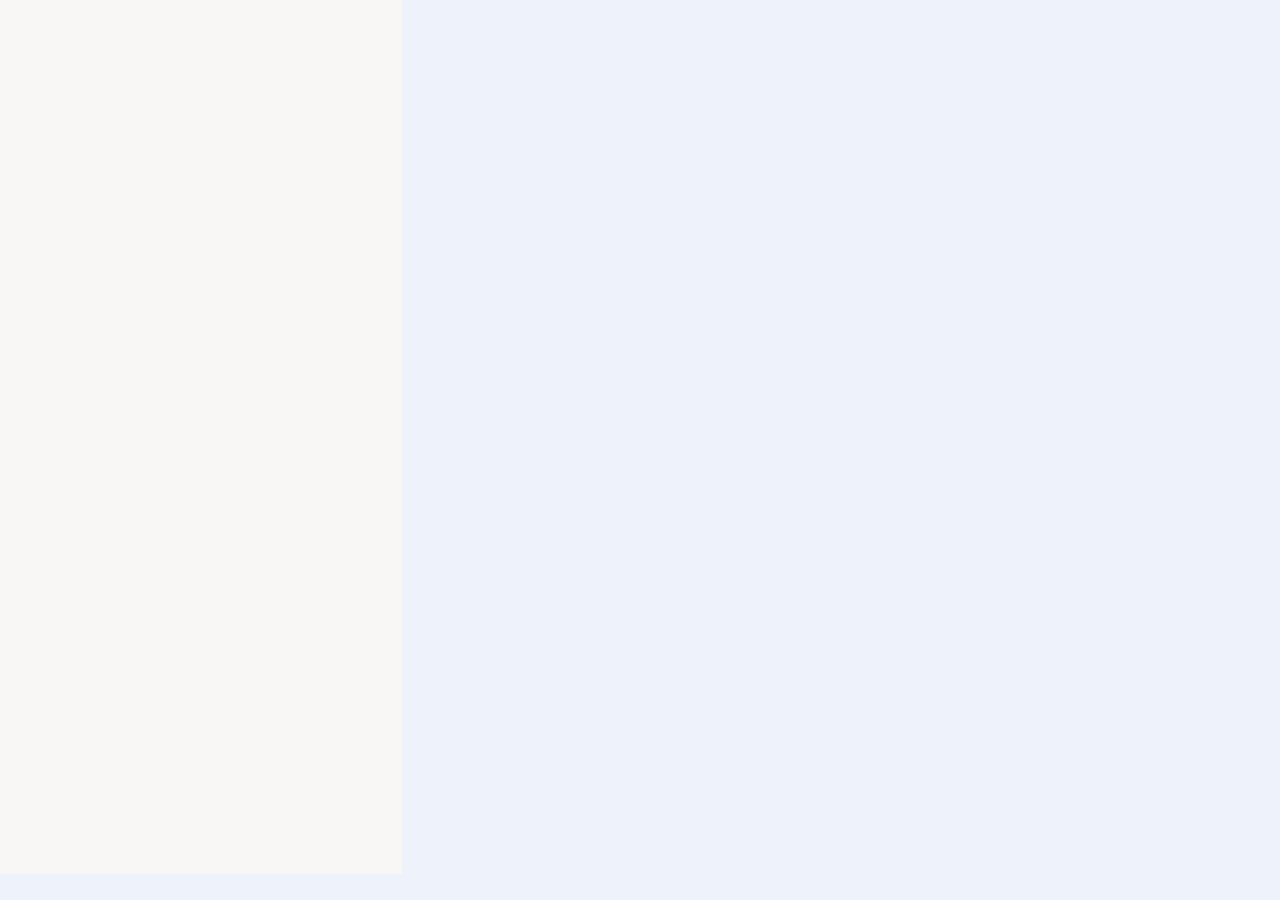
<file: index.html>
<!doctype html><html><head><meta charset="utf-8"><meta http-equiv="refresh" content="0;url=./907_APP_demo/"><title>907 APP Demo</title></head><body><a href="./907_APP_demo/">Open 907 APP Demo</a></body></html>
</file>
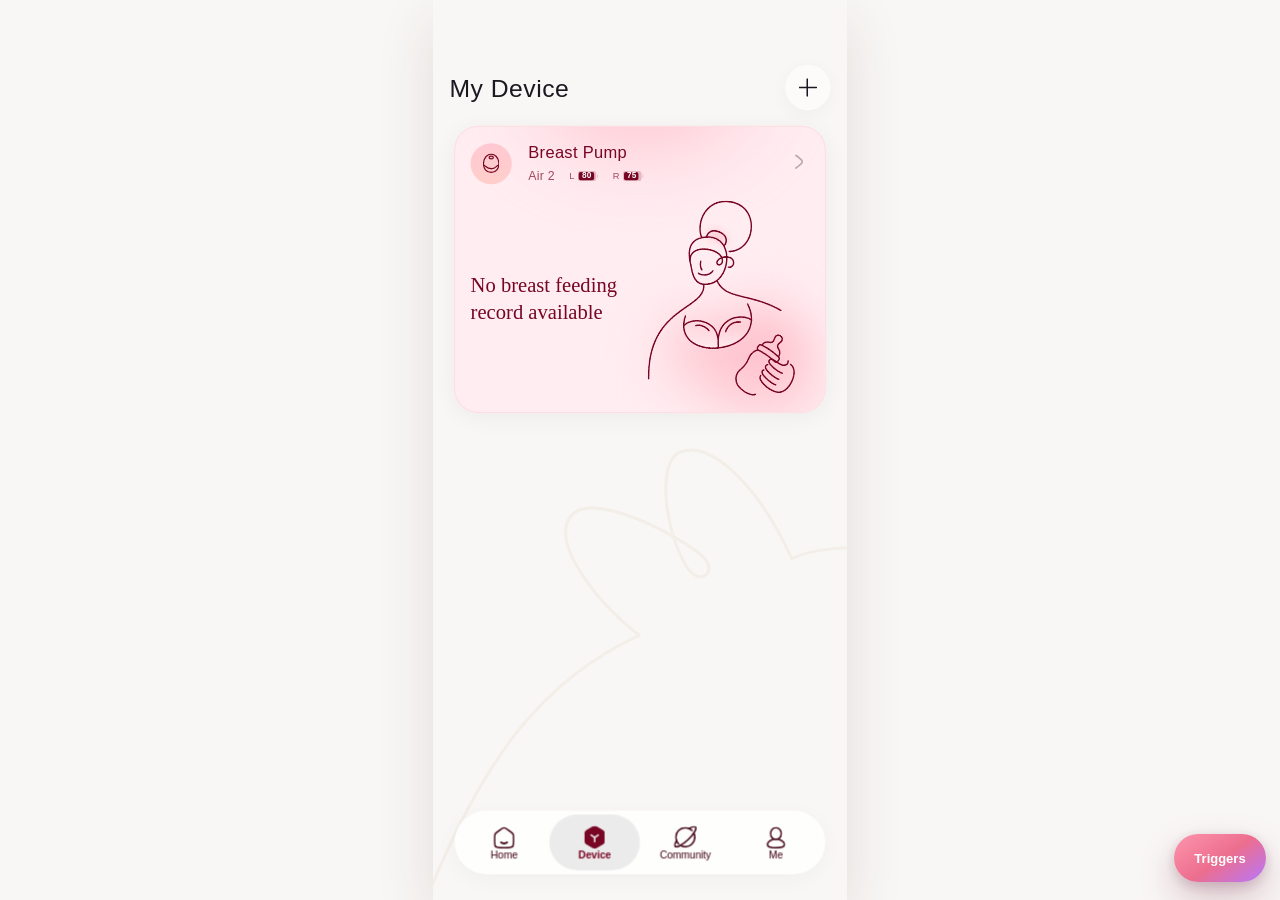
<file: 907_APP_demo/index.html>
<!doctype html><html lang="en"><head><meta charset="UTF-8"><meta name="viewport" content="width=device-width,initial-scale=1.0,maximum-scale=1.0,user-scalable=no,viewport-fit=cover"><meta name="apple-mobile-web-app-capable" content="yes"><meta name="mobile-web-app-capable" content="yes"><meta name="apple-mobile-web-app-status-bar-style" content="black-translucent"><meta name="theme-color" content="#f9f7f5"><link rel="icon" href="data:,"><link rel="manifest" href="./manifest.webmanifest"><title>Air2 H5 Demo</title><link rel="stylesheet" href="./fit-dock-r50.css?v=fit-dock-r50"><link rel="stylesheet" href="./adaptive-viewport-r52.css?v=20260814-2328">
<link rel="stylesheet" href="./style.css?v=home-r7"><link rel="stylesheet" href="./supplement.css?v=home-r7"><link rel="stylesheet" href="./review.css?v=home-r7"><link rel="stylesheet" href="./review-embed-clean.css?v=home-r7"><link rel="stylesheet" href="./v4.css?v=home-r7"><link rel="stylesheet" href="./post-v4.css?v=home-r7"><link rel="stylesheet" href="./frame-fixes.css?v=home-r7"><link rel="stylesheet" href="./review-adjustments.css?v=home-r7"><link rel="stylesheet" href="./final-review-fixes.css?v=home-r7"><link rel="stylesheet" href="./interaction-adjustments.css?v=home-r7"><link rel="stylesheet" href="./review-round2.css?v=home-r7"><link rel="stylesheet" href="./review-round2-runtime.css?v=home-r7"><link rel="stylesheet" href="./review-round2-runtime2.css?v=home-r7"><link rel="stylesheet" href="./device-page-r4.css?v=device-v6"><link rel="stylesheet" href="./device-page-v2.css?v=device-v6"><link rel="stylesheet" href="./device-page-v3.css?v=device-v6"><link rel="stylesheet" href="./device-page-v4.css?v=device-v6"><link rel="stylesheet" href="./device-page-v5.css?v=device-v6"><link rel="stylesheet" href="./device-page-v6.css?v=device-v6"><link rel="stylesheet" href="./home-page-r7.css?v=home-r7"><link rel="stylesheet" href="./home-page-r8.css?v=home-r8"><link rel="stylesheet" href="./home-page-r9.css?v=home-r9"><link rel="stylesheet" href="./home-page-r10.css?v=home-r10"><link rel="stylesheet" href="./control-page-r11.css?v=control-r11"><link rel="stylesheet" href="./control-state-r12.css?v=control-r12"><link rel="stylesheet" href="./control-state-r14.css?v=control-r14"><link rel="stylesheet" href="./control-milk-r15.css?v=control-r16"><link rel="stylesheet" href="./control-expression-icon-r19.css?v=control-r19"><link rel="stylesheet" href="./control-expression-icon-r20.css?v=control-r20"><link rel="stylesheet" href="./fit-check-r21.css?v=fit-r21"><link rel="stylesheet" href="./fit-check-r22.css?v=fit-r34"><link rel="stylesheet" href="./fit-check-r23.css?v=fit-r23"><link rel="stylesheet" href="./stability-r25.css?v=stability-r25"><link rel="stylesheet" href="./control-background-r26.css?v=control-r26"><link rel="stylesheet" href="./control-vessel-range-r27.css?v=control-r27"><link rel="stylesheet" href="./control-vessel-r28.css?v=control-r28"><link rel="stylesheet" href="./control-vessel-r29.css?v=control-r29"><link rel="stylesheet" href="./control-vessel-r30.css?v=control-r30"><link rel="stylesheet" href="./control-vessel-r32.css?v=control-r42"><link rel="stylesheet" href="./mobile-canvas-r34.css?v=canvas-r35"><link rel="stylesheet" href="./control-demo-r35.css?v=control-r36"><link rel="stylesheet" href="./control-demo-r36.css?v=control-r36"><link rel="stylesheet" href="./round-r37.css?v=round-r37"><link rel="stylesheet" href="./round-r38.css?v=round-r38"><link rel="stylesheet" href="./round-r39.css?v=round-r40"><link rel="stylesheet" href="./round-r40.css?v=round-r40"><link rel="stylesheet" href="./round-r41.css?v=round-r41"><link rel="stylesheet" href="./round-r42.css?v=round-r42"><link rel="stylesheet" href="./round-r43.css?v=round-r43"><link rel="stylesheet" href="./round-r44.css?v=round-r44"><link rel="stylesheet" href="./round-r45.css?v=round-r45"><link rel="stylesheet" href="./round-r46.css?v=round-r46"><link rel="stylesheet" href="./demo-scrollbars.css?v=1"></head><body><div id="demo"></div>
<script src="./screen-registry.js?v=home-r7"></script><script src="./app.js?v=home-r100"></script><script src="./asset-replacements.js?v=home-r7"></script><script src="./review-cycle.js?v=home-r7"></script><script src="./review-cycle-device-v3.js?v=home-r7"></script><script src="./review-cycle-device-v4.js?v=home-r7"></script><script src="./review.js?v=home-r7"></script><script src="./review-embed-clean.js?v=home-r7"></script><script src="./v4.js?v=home-r8"></script><script src="./review-adjustments.js?v=home-r7"></script><script src="./interaction-adjustments.js?v=home-r7"></script><script src="./dynamics.js?v=round-r42"></script><script src="./manual-time.js?v=home-r7"></script><script src="./frame-fixes.js?v=home-r7"></script><script src="./review-round2.js?v=home-r7"></script><script src="./review-round2-hotfix.js?v=home-r7"></script><script src="./review-round2-runtime.js?v=home-r7"></script><script src="./review-round2-events.js?v=home-r7"></script><script src="./device-page-r4.js?v=device-v6"></script><script src="./device-page-r4-runtime.js?v=device-v6"></script><script src="./home-page-r7.js?v=home-r50"></script><script src="./control-state-r12.js?v=control-r35"></script><script src="./control-state-r14.js?v=control-r14"></script><script src="./control-milk-r15.js?v=control-r16"></script><script src="./control-expression-icon-r17.js?v=control-r17"></script><script src="./control-expression-icon-r19.js?v=control-r19"></script><script src="./fit-check-r21.js?v=fit-r21"></script><script src="./fit-check-r22.js?v=fit-r22"></script><script src="./fit-check-r24.js?v=fit-r24"></script><script src="./review-state.js?v=home-r7"></script><script src="./control-vessel-r28.js?v=control-r28"></script><script src="./control-vessel-r29.js?v=control-r29"></script><script src="./control-vessel-r30.js?v=control-r30"></script><script src="./control-vessel-r32.js?v=control-r42"></script><script src="./control-demo-r35.js?v=control-r36"></script><script src="./control-demo-r36.js?v=control-r36"></script><script src="./mobile-layout-r35.js?v=canvas-r37"></script><script src="./home-dock-r37.js?v=round-r38"></script><script src="./fit-r37.js?v=round-r38"></script><script src="./log-r37.js?v=round-r37"></script><script src="./round-r39.js?v=round-r40"></script><script src="./round-r40.js?v=round-r40"></script><script src="./round-r41.js?v=round-r41"></script><script src="./round-r42.js?v=round-r42"></script><script src="./round-r43.js?v=round-r43"></script><script src="./round-r44.js?v=round-r44"></script><script src="./round-r45.js?v=round-r45"></script><script src="./round-r46.js?v=round-r46"></script><link rel="stylesheet" href="./log-r47.css?v=log-r55"><script src="./log-r47.js?v=log-r55"></script><link rel="stylesheet" href="./round-r49.css?v=round-r115"><script src="./round-r49.js?v=round-r130"></script><link rel="stylesheet" href="./native-status-bar.css?v=1"><link rel="stylesheet" href="./control-scroll-layout.css?v=3"><link rel="stylesheet" href="./demo-triggers.css?v=54"><script src="./demo-triggers.js?v=54"></script><link rel="stylesheet" href="./rhythm-intervention.css?v=4"><script src="./rhythm-intervention.js?v=4"></script><link rel="stylesheet" href="./rhythm-recording-demo.css?v=13"><link rel="stylesheet" href="./rhythm-stop-center.css?v=1"></body></html>
</file>
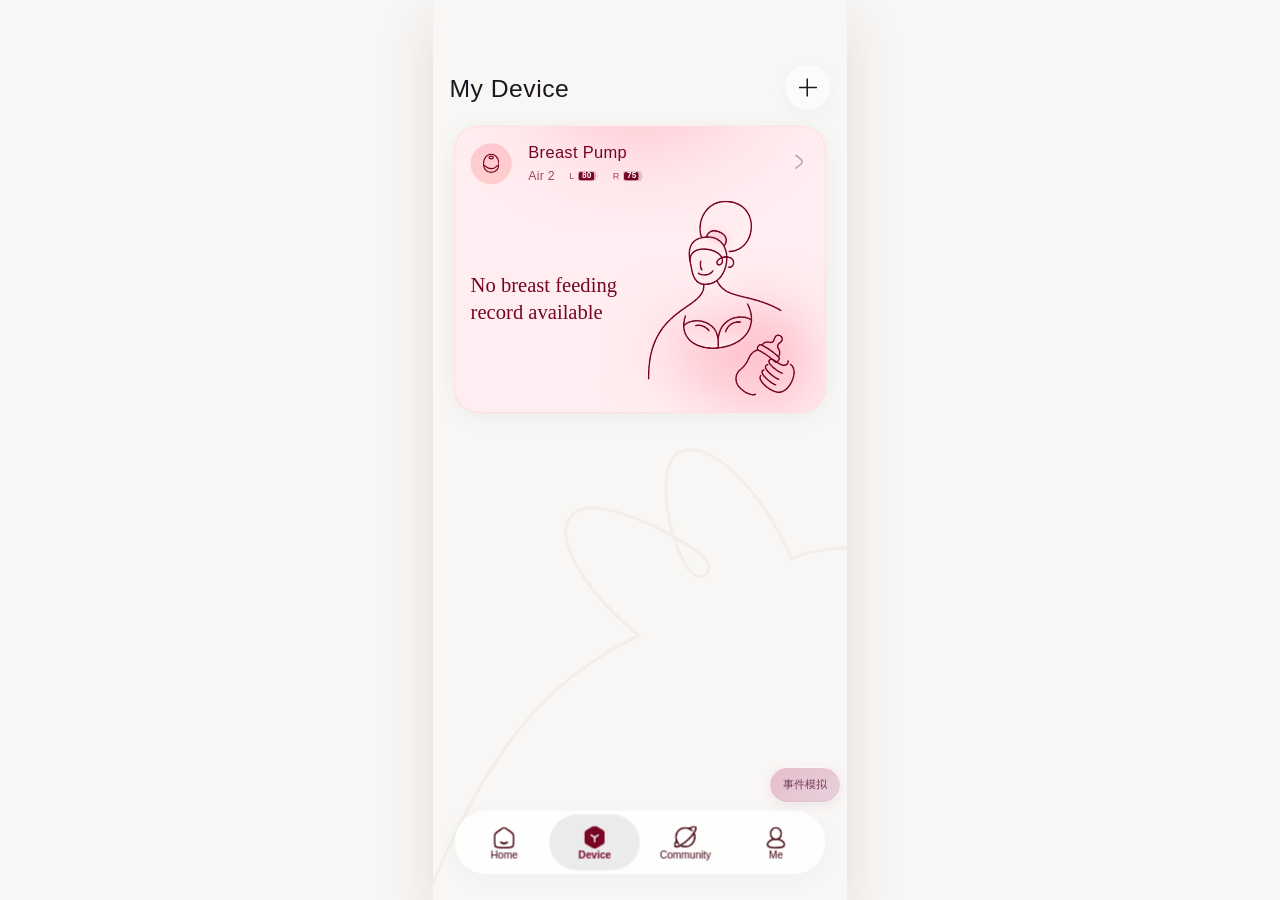
<file: Air 2 V2.0/index.html>
<!doctype html><html lang="en"><head><meta charset="UTF-8"><meta name="viewport" content="width=device-width,initial-scale=1.0,maximum-scale=1.0,user-scalable=no,viewport-fit=cover"><meta name="apple-mobile-web-app-capable" content="yes"><meta name="mobile-web-app-capable" content="yes"><meta name="apple-mobile-web-app-status-bar-style" content="black-translucent"><meta name="theme-color" content="#f9f7f5"><link rel="manifest" href="./manifest.webmanifest"><title>Air 2 V2.0</title><link rel="stylesheet" href="./fit-dock-r50.css?v=fit-dock-r50"><link rel="stylesheet" href="./adaptive-viewport-r52.css?v=20260814-2328">
<link rel="stylesheet" href="./style.css?v=home-r7"><link rel="stylesheet" href="./supplement.css?v=home-r7"><link rel="stylesheet" href="./review.css?v=home-r7"><link rel="stylesheet" href="./review-embed-clean.css?v=home-r7"><link rel="stylesheet" href="./v4.css?v=home-r7"><link rel="stylesheet" href="./post-v4.css?v=home-r7"><link rel="stylesheet" href="./frame-fixes.css?v=home-r7"><link rel="stylesheet" href="./review-adjustments.css?v=home-r7"><link rel="stylesheet" href="./final-review-fixes.css?v=home-r7"><link rel="stylesheet" href="./interaction-adjustments.css?v=home-r7"><link rel="stylesheet" href="./review-round2.css?v=home-r7"><link rel="stylesheet" href="./review-round2-runtime.css?v=home-r7"><link rel="stylesheet" href="./review-round2-runtime2.css?v=home-r7"><link rel="stylesheet" href="./device-page-r4.css?v=device-v6"><link rel="stylesheet" href="./device-page-v2.css?v=device-v6"><link rel="stylesheet" href="./device-page-v3.css?v=device-v6"><link rel="stylesheet" href="./device-page-v4.css?v=device-v6"><link rel="stylesheet" href="./device-page-v5.css?v=device-v6"><link rel="stylesheet" href="./device-page-v6.css?v=device-v6"><link rel="stylesheet" href="./home-page-r7.css?v=home-r7"><link rel="stylesheet" href="./home-page-r8.css?v=home-r8"><link rel="stylesheet" href="./home-page-r9.css?v=home-r9"><link rel="stylesheet" href="./home-page-r10.css?v=home-r10"><link rel="stylesheet" href="./control-page-r11.css?v=control-r11"><link rel="stylesheet" href="./control-state-r12.css?v=control-r12"><link rel="stylesheet" href="./control-state-r14.css?v=control-r14"><link rel="stylesheet" href="./control-milk-r15.css?v=control-r16"><link rel="stylesheet" href="./control-expression-icon-r19.css?v=control-r19"><link rel="stylesheet" href="./control-expression-icon-r20.css?v=control-r20"><link rel="stylesheet" href="./fit-check-r21.css?v=fit-r21"><link rel="stylesheet" href="./fit-check-r22.css?v=fit-r34"><link rel="stylesheet" href="./fit-check-r23.css?v=fit-r23"><link rel="stylesheet" href="./stability-r25.css?v=stability-r25"><link rel="stylesheet" href="./control-background-r26.css?v=control-r26"><link rel="stylesheet" href="./control-vessel-range-r27.css?v=control-r27"><link rel="stylesheet" href="./control-vessel-r28.css?v=control-r28"><link rel="stylesheet" href="./control-vessel-r29.css?v=control-r29"><link rel="stylesheet" href="./control-vessel-r30.css?v=control-r30"><link rel="stylesheet" href="./control-vessel-r32.css?v=control-r43"><link rel="stylesheet" href="./mobile-canvas-r34.css?v=canvas-r35"><link rel="stylesheet" href="./control-demo-r35.css?v=control-r36"><link rel="stylesheet" href="./control-demo-r36.css?v=control-r36"><link rel="stylesheet" href="./round-r37.css?v=round-r37"><link rel="stylesheet" href="./round-r38.css?v=round-r38"><link rel="stylesheet" href="./round-r39.css?v=round-r40"><link rel="stylesheet" href="./round-r40.css?v=round-r40"><link rel="stylesheet" href="./round-r41.css?v=round-r41"><link rel="stylesheet" href="./round-r42.css?v=round-r42"><link rel="stylesheet" href="./round-r43.css?v=round-r43"><link rel="stylesheet" href="./round-r44.css?v=round-r44"><link rel="stylesheet" href="./round-r45.css?v=round-r45"><link rel="stylesheet" href="./round-r46.css?v=round-r46"><link rel="stylesheet" href="./pdcp-v2.css?v=pdcp-v2-20260921-r5"><link rel="stylesheet" href="./pdcp-design-lock.css?v=design-lock-135"><link rel="stylesheet" href="./demo-scrollbars.css?v=1"></head><body><div id="demo"></div>
<script src="./screen-registry.js?v=home-r7"></script><script src="./app.js?v=pdcp-v2-20260921-r3"></script><script src="./asset-replacements.js?v=home-r7"></script><script src="./review-cycle.js?v=home-r7"></script><script src="./review-cycle-device-v3.js?v=home-r7"></script><script src="./review-cycle-device-v4.js?v=home-r7"></script><script src="./review.js?v=home-r7"></script><script src="./review-embed-clean.js?v=home-r7"></script><script src="./v4.js?v=home-r8"></script><script src="./review-adjustments.js?v=home-r7"></script><script src="./interaction-adjustments.js?v=home-r7"></script><script src="./dynamics.js?v=pdcp-v2-20260921-r3"></script><script src="./manual-time.js?v=home-r7"></script><script src="./frame-fixes.js?v=home-r7"></script><script src="./review-round2.js?v=home-r7"></script><script src="./review-round2-hotfix.js?v=home-r7"></script><script src="./review-round2-runtime.js?v=home-r7"></script><script src="./review-round2-events.js?v=home-r7"></script><script src="./device-page-r4.js?v=device-v6"></script><script src="./device-page-r4-runtime.js?v=device-v6"></script><script src="./home-page-r7.js?v=home-r50"></script><script src="./control-state-r12.js?v=control-r35"></script><script src="./control-state-r14.js?v=control-r14"></script><script src="./control-milk-r15.js?v=control-r16"></script><script src="./control-expression-icon-r17.js?v=control-r17"></script><script src="./control-expression-icon-r19.js?v=control-r19"></script><script src="./fit-check-r21.js?v=fit-r21"></script><script src="./fit-check-r22.js?v=fit-r22"></script><script src="./fit-check-r24.js?v=fit-r24"></script><script src="./review-state.js?v=home-r7"></script><script src="./control-vessel-r28.js?v=control-r28"></script><script src="./control-vessel-r29.js?v=control-r29"></script><script src="./control-vessel-r30.js?v=control-r30"></script><script src="./control-vessel-r32.js?v=control-r43"></script><script src="./control-demo-r35.js?v=control-r36"></script><script src="./control-demo-r36.js?v=control-r36"></script><script src="./mobile-layout-r35.js?v=canvas-r37"></script><script src="./home-dock-r37.js?v=pdcp-v2-20260921-r3"></script><script src="./fit-r37.js?v=round-r38"></script><script src="./log-r37.js?v=round-r37"></script><script src="./round-r39.js?v=round-r40"></script><script src="./round-r40.js?v=round-r40"></script><script src="./round-r41.js?v=pdcp-v2-20260921-r3"></script><script src="./round-r42.js?v=round-r42"></script><script src="./round-r43.js?v=round-r43"></script><script src="./round-r44.js?v=round-r44"></script><script src="./round-r45.js?v=round-r45"></script><script src="./round-r46.js?v=round-r46"></script><link rel="stylesheet" href="./log-r47.css?v=log-r55"><script src="./log-r47.js?v=log-r55"></script><link rel="stylesheet" href="./round-r49.css?v=round-r112"><script src="./pdcp-session.js?v=stage-final-levels-2"></script><script src="./round-r49.js?v=design-lock-135"></script><link rel="stylesheet" href="./native-status-bar.css?v=1"><link rel="stylesheet" href="./control-scroll-layout.css?v=3"><link rel="stylesheet" href="./demo-triggers.css?v=55"></body></html>
</file>
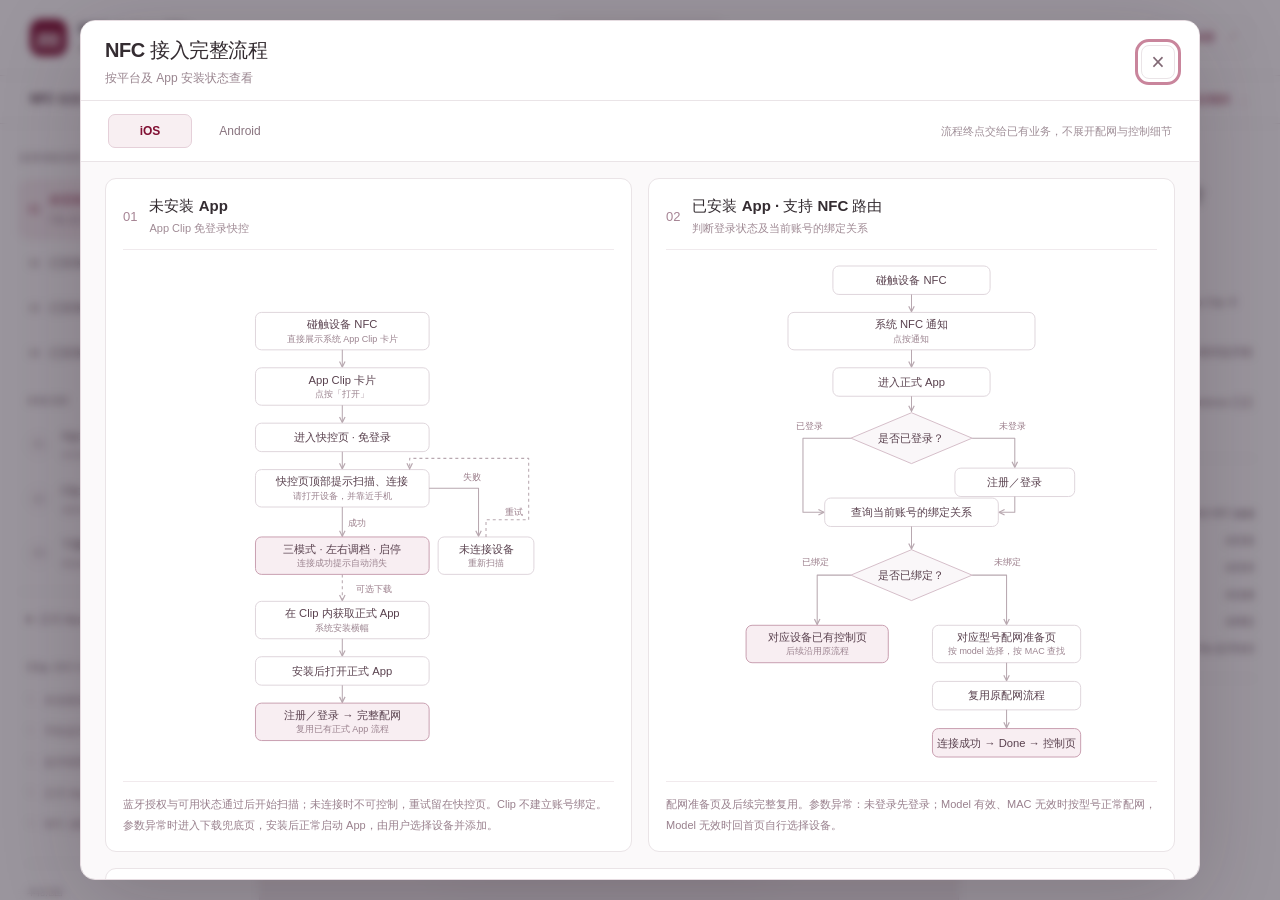
<file: air2-nfc-demo/index.html>
<!doctype html>
<html lang="zh-CN">
<head>
  <meta charset="UTF-8">
  <meta name="viewport" content="width=device-width, initial-scale=1">
  <meta name="theme-color" content="#800e32">
  <title>Momcozy · NFC & App Clip 体验</title>
  <link rel="icon" href="assets/mark.svg" type="image/svg+xml">
  <link rel="stylesheet" href="styles.css?v=83">
  <script src="android.js?v=71" defer></script>
  <script src="legacy.js?v=71" defer></script>
  <link rel="stylesheet" href="quick-control.css?v=75">
  <script src="quick-control.js?v=76" defer></script>
  <link rel="stylesheet" href="figma-pairing.css?v=1">
  <script src="figma-pairing.js?v=1" defer></script>
  <script src="app.js?v=84" defer></script>
  <link rel="stylesheet" href="download-story.css?v=11">
  <link rel="stylesheet" href="source-fit.css?v=2">
  <script src="source-fit.js?v=1" defer></script>
  <script src="download-story.js?v=11" defer></script>
  <script src="flow-overview.js?v=71" defer></script>
</head>
<body>
  <header class="workspace-header">
    <div class="project-name"><span class="brand-mark">m</span><div><strong>NFC & App Clip</strong><span>Momcozy · 公共设备接入体验</span></div><span class="version">DEMO 03</span></div>
    <nav class="platform-switch" aria-label="平台流程切换"><button type="button" data-platform="ios" aria-pressed="true" aria-controls="ios-workspace">iOS</button><button type="button" data-platform="android" aria-pressed="false" aria-controls="ios-workspace">Android</button></nav>
    <div class="header-actions"><span class="local-note">本地模拟 · NFC、蓝牙、安装与正式配网</span><button class="small-button overview-trigger" id="open-flow-overview" aria-haspopup="dialog" aria-controls="flow-overview">完整流程图 <span aria-hidden="true">↗</span></button></div>
  </header>
  <section class="nfc-protocol" aria-labelledby="nfc-protocol-title">
    <div class="protocol-topline"><h2 id="nfc-protocol-title">NFC 链接示例</h2><code class="protocol-url">https://qr.momcozy.com/clip/?v=1&amp;type=nfc&amp;model=air2&amp;mac=DAC610001909</code><details class="protocol-details"><summary>协议规则 <span aria-hidden="true">⌄</span></summary><div class="protocol-rules">
      <h3>NFC 链接协议</h3>
      <p class="protocol-purpose">NFC 标签保存设备链接。手机读取后，按平台、App 安装状态及关联配置，交给正式 App、App Clip 或下载落地页承接。</p>
      <table class="protocol-table">
        <caption>字段说明 · 四个参数均必填</caption>
        <thead><tr><th scope="col">参数</th><th scope="col">含义</th><th scope="col">取值与用途</th></tr></thead>
        <tbody>
          <tr><th scope="row"><code>v</code></th><td>协议版本</td><td>默认值为 <code>1</code>，客户端按版本解析链接。</td></tr>
          <tr><th scope="row"><code>type</code></th><td>入口来源</td><td>固定为 <code>nfc</code>，表示从 NFC 入口进入。</td></tr>
          <tr><th scope="row"><code>model</code></th><td>产品 model</td><td>与云平台创建产品时配置的值保持一致，用于匹配对应设备的配网准备页。</td></tr>
          <tr><th scope="row"><code>mac</code></th><td>MAC 地址</td><td>48 位（6 字节），写作 12 个十六进制字符，例如 <code>DAC610001909</code>。解析时去除冒号或短横线，校验为 12 个 <code>0–9</code>、<code>A–F</code> 字符并转为大写，用于查找指定设备。</td></tr>
        </tbody>
      </table>
      <h4>写入与处理规则</h4>
      <ul><li>首条 NDEF 记录写入完整 HTTPS URI，域名为 <code>qr.momcozy.com</code>，路径为 <code>/clip/</code>。原二维码入口保留 <code>/apps/</code>，两种入口分开承接，传递时保留完整参数。</li><li>链接地址及系统关联配置正常时，设备参数异常不阻止 Clip 打开。先校验参数，再决定能否定向连接。</li><li>Clip 内所有参数异常合并处理：Model、MAC 或其他必要参数缺失、无效或无法识别时，统一显示「暂时无法连接设备」，提示下载 App，自行选择设备并按指引添加。</li><li>Clip 不按异常 NFC 参数预选型号、限定 MAC 或自动进入配网引导。正式 App 未登录时先登录：Model 有效而 MAC 无效时，进入该型号原配网准备页，不限定 MAC；Model 无效时回到已有首页，由用户自行选择设备。</li><li>下载与登录复用已有流程；经应用商店新安装后不保证恢复 NFC 参数，由用户正常选择设备。MAC 格式正确但未搜到设备时，仍展示「未连接设备」，不直接判定标签参数错误。</li><li>MAC 仅用于识别设备，绑定关系以当前账号及服务端记录为准。标签不保存账号、绑定凭据或 BLE 密钥；本协议不含 SN。</li></ul>
    </div></details></div>
  </section>
  <main class="workspace" id="ios-workspace" aria-label="iOS 流程">
    <aside class="flow-panel">
      <div class="panel-label">选择体验场景</div>
      <div class="scenarios" id="scenarios" role="group" aria-label="体验场景">
        <button data-scenario="clip" id="uninstalled-scenario"><span class="scenario-symbol">01</span><span><strong>未安装 App</strong><small>Clip 蓝牙快控</small></span><span class="radio-dot"></span></button>
        <div class="scenario-group">
          <button class="scenario-group-heading" id="signed-heading" data-scenario-group="signed" aria-expanded="false" aria-controls="signed-options"><span class="scenario-symbol">02</span><strong>已安装 · 已登录</strong><span class="scenario-chevron" aria-hidden="true">⌄</span></button>
          <div class="scenario-options" id="signed-options" role="group" aria-labelledby="signed-heading" hidden>
          <button data-scenario="signed-bound"><span><strong>设备已绑定</strong><small>直接进入设备控制页</small></span><span class="radio-dot"></span></button>
          <button data-scenario="signed"><span><strong>设备未绑定</strong><small>进入配网引导页</small></span><span class="radio-dot"></span></button>
          </div>
        </div>
        <div class="scenario-group">
          <button class="scenario-group-heading" id="unsigned-heading" data-scenario-group="unsigned" aria-expanded="false" aria-controls="unsigned-options"><span class="scenario-symbol">03</span><strong>已安装 · 未登录</strong><span class="scenario-chevron" aria-hidden="true">⌄</span></button>
          <div class="scenario-options" id="unsigned-options" role="group" aria-labelledby="unsigned-heading" hidden>
          <button data-scenario="unsigned-bound"><span><strong>设备已绑定</strong><small>登录后进入设备控制页</small></span><span class="radio-dot"></span></button>
          <button data-scenario="unsigned"><span><strong>设备未绑定</strong><small>登录后进入配网引导页</small></span><span class="radio-dot"></span></button>
          </div>
        </div>
        <button data-scenario="legacy" id="legacy-scenario"><span class="scenario-symbol">04</span><span><strong>已安装 · 旧版 App</strong><small>落地页兼容方案 · 待验证</small></span><span class="radio-dot"></span></button>
        <p class="scenario-binding-note">「已绑定」指已绑定当前登录账号。02／03 为已支持 NFC 路由的版本。</p>
      </div>
      <div id="android-options" class="android-options" hidden><label>系统版本<select id="android-version"><option value="16">Android 16（链接分发）</option><option value="17">Android 17（先点通知）</option></select></label><label>下载落地页<select id="android-region"><option value="global">非中国区</option><option value="cn">中国区</option></select></label></div>
      <div class="section-top"><span class="panel-label">体验流程</span><span class="tiny">点击跳转</span></div>
      <nav id="flow" aria-label="流程步骤"></nav>
      <div class="section-top branch-heading"><span class="panel-label" id="branch-title">Clip 异常与恢复</span><span class="tiny">分支</span></div>
      <nav id="branches" aria-label="异常演示"></nav>
      <div class="scope-note"><span class="tiny">本轮范围</span><p>公共接入与 Clip 蓝牙连接，Air2 为例。<br>快控：三模式、左右独立调档及启停。<br>包含 Clip 连接异常与参数兜底。</p></div>
    </aside>
    <section class="preview-panel" aria-label="交互预览">
      <div class="preview-toolbar">
        <div class="preview-identity"><div class="preview-container"><span class="live-dot"></span><span id="container-name">iOS</span></div><span class="preview-step" id="preview-step"></span></div>
<div class="preview-actions"><button class="simulate-button" id="touch">模拟碰 NFC <span>↗</span></button><button class="small-button" id="motion" aria-pressed="false">暂停自动推进</button><button class="small-button" id="demo-authorize" data-action="simulate-settings-authorized" hidden>模拟权限已允许</button><button class="small-button" id="advance" data-action="advance" hidden>下一阶段</button></div>
      </div>
      <div class="phone">
        <div class="status-bar"><span>9:41</span><span class="island"></span><span class="status-icons"><svg viewBox="0 0 20 12" aria-hidden="true"><path d="M1 11V8h3v3M6 11V5h3v6M11 11V2h3v9M16 11V0h3v11" fill="currentColor"/></svg><span class="battery"></span></span></div>
        <div id="screen" class="screen"></div>
        <div class="home-indicator"></div>
      </div>
      <p id="caption" class="preview-caption"></p>
    </section>
    <aside class="spec-panel">
      <div class="panel-label">当前交互</div>
      <div id="spec" aria-live="polite"></div>
      <section class="context-section"><div class="panel-label">状态观察</div><div id="context" aria-live="polite"></div></section>
      <details class="technical-note"><summary>调研结论与方案边界</summary><p>依据本次技术调研，原设想的 Clip 数据接续后静默配网链路未实现。本次方案不依赖 Group 设备信息迁移，不演示安装后自动清除 Clip 或自动建立账号绑定。正式 App 配网复用「配网专项-全面优化」已有内容，本轮仅补充 Clip 蓝牙连接异常。</p></details>
      <div class="entry-sources"><a href="https://support.apple.com/en-us/102267" target="_blank" rel="noreferrer">Apple · 蓝牙授权与设置 ↗</a><a href="https://developer.apple.com/documentation/appclip/choosing-the-right-functionality-for-your-app-clip" target="_blank" rel="noreferrer">Apple · App Clip 可用功能 ↗</a><a href="https://developer.apple.com/documentation/appclip/recommending-your-app-to-app-clip-users" target="_blank" rel="noreferrer">Apple · Clip 内获取主 App ↗</a><a href="https://developer.apple.com/documentation/corenfc/adding-support-for-background-tag-reading" target="_blank" rel="noreferrer">Apple · 后台 NFC 通知与解锁 ↗</a><a href="https://developer.apple.com/design/human-interface-guidelines/nfc" target="_blank" rel="noreferrer">Apple · NFC 系统交互 ↗</a><a href="https://developer.apple.com/documentation/appclip/configuring-the-launch-experience-of-your-app-clip" target="_blank" rel="noreferrer">Apple · App Clip 启动规则 ↗</a></div>
    </aside>
  </main>

  <dialog id="flow-overview" class="flow-overview" aria-labelledby="flow-overview-title">
    <header class="overview-header"><div><h2 id="flow-overview-title">NFC 接入完整流程</h2><p>按平台及 App 安装状态查看</p></div><button class="overview-close" id="close-flow-overview" aria-label="关闭完整流程图">×</button></header>
    <nav class="overview-tabs" aria-label="流程图平台"><button type="button" data-chart-platform="ios" aria-pressed="true">iOS</button><button type="button" data-chart-platform="android" aria-pressed="false">Android</button><span>流程终点交给已有业务，不展开配网与控制细节</span></nav>
    <div id="flow-overview-content" class="overview-content"></div>
  </dialog>
</body>
</html>
</file>
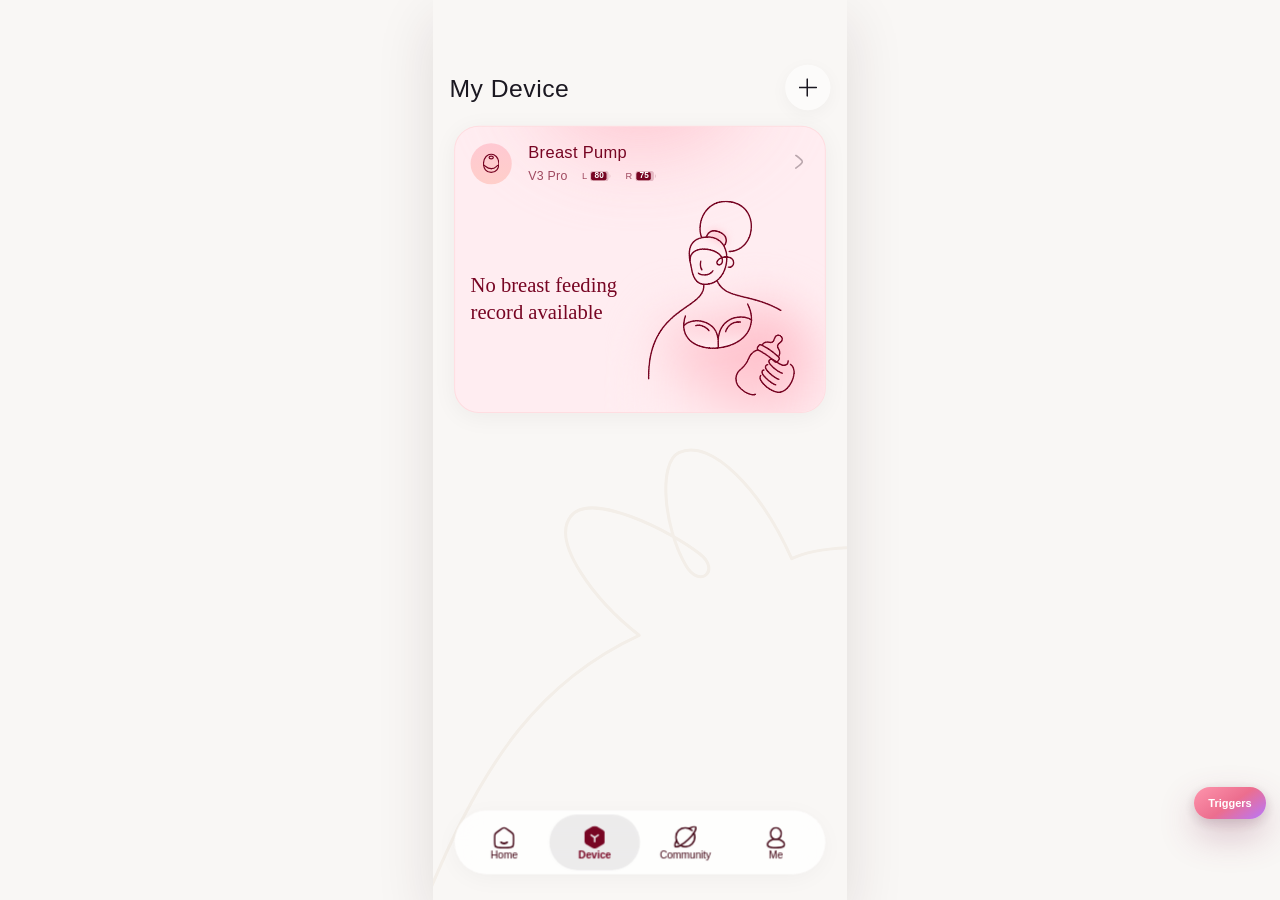
<file: stability-assistant-demo/index.html>
<!doctype html><html lang="en"><head><meta charset="UTF-8"><meta name="viewport" content="width=device-width,initial-scale=1.0,maximum-scale=1.0,user-scalable=no,viewport-fit=cover"><meta name="apple-mobile-web-app-capable" content="yes"><meta name="mobile-web-app-capable" content="yes"><meta name="apple-mobile-web-app-status-bar-style" content="black-translucent"><meta name="theme-color" content="#f9f7f5"><link rel="manifest" href="./manifest.webmanifest"><title>V3 Pro Leak Detection</title><link rel="stylesheet" href="./fit-dock-r50.css?v=fit-dock-v3-pro-4"><link rel="stylesheet" href="./adaptive-viewport-r52.css?v=20260814-2328">
<link rel="stylesheet" href="./style.css?v=home-r7"><link rel="stylesheet" href="./supplement.css?v=home-r7"><link rel="stylesheet" href="./review.css?v=home-r7"><link rel="stylesheet" href="./review-embed-clean.css?v=home-r7"><link rel="stylesheet" href="./v4.css?v=home-r7"><link rel="stylesheet" href="./post-v4.css?v=home-r7"><link rel="stylesheet" href="./frame-fixes.css?v=home-r7"><link rel="stylesheet" href="./review-adjustments.css?v=home-r7"><link rel="stylesheet" href="./final-review-fixes.css?v=home-r7"><link rel="stylesheet" href="./interaction-adjustments.css?v=home-r7"><link rel="stylesheet" href="./review-round2.css?v=home-r7"><link rel="stylesheet" href="./review-round2-runtime.css?v=home-r7"><link rel="stylesheet" href="./review-round2-runtime2.css?v=home-r7"><link rel="stylesheet" href="./device-page-r4.css?v=device-v6"><link rel="stylesheet" href="./device-page-v2.css?v=device-v6"><link rel="stylesheet" href="./device-page-v3.css?v=device-v6"><link rel="stylesheet" href="./device-page-v4.css?v=device-v6"><link rel="stylesheet" href="./device-page-v5.css?v=device-v6"><link rel="stylesheet" href="./device-page-v6.css?v=device-v6"><link rel="stylesheet" href="./home-page-r7.css?v=home-r7"><link rel="stylesheet" href="./home-page-r8.css?v=home-r8"><link rel="stylesheet" href="./home-page-r9.css?v=home-r9"><link rel="stylesheet" href="./home-page-r10.css?v=home-r10"><link rel="stylesheet" href="./control-page-r11.css?v=control-r11"><link rel="stylesheet" href="./control-state-r12.css?v=control-r12"><link rel="stylesheet" href="./control-state-r14.css?v=control-r14"><link rel="stylesheet" href="./control-milk-r15.css?v=control-r16"><link rel="stylesheet" href="./control-expression-icon-r19.css?v=control-r19"><link rel="stylesheet" href="./control-expression-icon-r20.css?v=control-r20"><link rel="stylesheet" href="./fit-check-r21.css?v=fit-r21"><link rel="stylesheet" href="./fit-check-r22.css?v=fit-r34"><link rel="stylesheet" href="./fit-check-r23.css?v=fit-r23"><link rel="stylesheet" href="./stability-r25.css?v=stability-r25"><link rel="stylesheet" href="./control-background-r26.css?v=control-r26"><link rel="stylesheet" href="./control-vessel-range-r27.css?v=control-r27"><link rel="stylesheet" href="./control-vessel-r28.css?v=control-r28"><link rel="stylesheet" href="./control-vessel-r29.css?v=control-r29"><link rel="stylesheet" href="./control-vessel-r30.css?v=control-r30"><link rel="stylesheet" href="./control-vessel-r32.css?v=control-r42"><link rel="stylesheet" href="./mobile-canvas-r34.css?v=canvas-r35"><link rel="stylesheet" href="./control-demo-r35.css?v=control-r36"><link rel="stylesheet" href="./control-demo-r36.css?v=control-r36"><link rel="stylesheet" href="./round-r37.css?v=round-r37"><link rel="stylesheet" href="./round-r38.css?v=round-r38"><link rel="stylesheet" href="./round-r39.css?v=round-r40"><link rel="stylesheet" href="./round-r40.css?v=round-r40"><link rel="stylesheet" href="./round-r41.css?v=round-r41"><link rel="stylesheet" href="./round-r42.css?v=round-r42"><link rel="stylesheet" href="./round-r43.css?v=round-r43"><link rel="stylesheet" href="./round-r44.css?v=round-r44"><link rel="stylesheet" href="./round-r45.css?v=round-r45"><link rel="stylesheet" href="./round-r46.css?v=round-r46"><link rel="stylesheet" href="./leak-flow-r1.css?v=81"><link rel="stylesheet" href="./demo-scrollbars.css?v=1"></head><body><div id="demo"></div>
<script src="./screen-registry.js?v=home-r7"></script><script src="./app.js?v=home-r101"></script><script src="./asset-replacements.js?v=home-r7"></script><script src="./review-cycle.js?v=home-r7"></script><script src="./review-cycle-device-v3.js?v=home-r7"></script><script src="./review-cycle-device-v4.js?v=home-r7"></script><script src="./review.js?v=home-r7"></script><script src="./review-embed-clean.js?v=home-r7"></script><script src="./v4.js?v=home-r14"></script><script src="./review-adjustments.js?v=home-r7"></script><script src="./interaction-adjustments.js?v=home-r7"></script><script src="./dynamics.js?v=round-r42"></script><script src="./manual-time.js?v=home-r7"></script><script src="./frame-fixes.js?v=home-r7"></script><script src="./review-round2.js?v=home-r7"></script><script src="./review-round2-hotfix.js?v=home-r7"></script><script src="./review-round2-runtime.js?v=home-r7"></script><script src="./review-round2-events.js?v=home-r7"></script><script src="./device-page-r4.js?v=device-v6"></script><script src="./device-page-r4-runtime.js?v=device-v6"></script><script src="./home-page-r7.js?v=home-r50"></script><script src="./control-state-r12.js?v=control-r35"></script><script src="./control-state-r14.js?v=control-r14"></script><script src="./control-milk-r15.js?v=control-r16"></script><script src="./control-expression-icon-r17.js?v=control-r17"></script><script src="./control-expression-icon-r19.js?v=control-r19"></script><script src="./fit-check-r21.js?v=fit-r21"></script><script src="./fit-check-r22.js?v=fit-r22"></script><script src="./fit-check-r24.js?v=fit-r24"></script><script src="./review-state.js?v=home-r7"></script><script src="./control-vessel-r28.js?v=control-r28"></script><script src="./control-vessel-r29.js?v=control-r29"></script><script src="./control-vessel-r30.js?v=control-r30"></script><script src="./control-vessel-r32.js?v=control-r42"></script><script src="./control-demo-r35.js?v=control-r36"></script><script src="./control-demo-r36.js?v=control-r36"></script><script src="./mobile-layout-r35.js?v=canvas-r37"></script><script src="./home-dock-r37.js?v=round-r38"></script><script src="./fit-r37.js?v=round-r38"></script><script src="./log-r37.js?v=round-r37"></script><script src="./round-r39.js?v=round-r40"></script><script src="./round-r40.js?v=round-r40"></script><script src="./round-r41.js?v=round-r41"></script><script src="./round-r42.js?v=round-r42"></script><script src="./round-r43.js?v=round-r43"></script><script src="./round-r44.js?v=round-r44"></script><script src="./round-r45.js?v=round-r45"></script><script src="./round-r46.js?v=round-r46"></script><link rel="stylesheet" href="./log-r47.css?v=log-r55"><script src="./log-r47.js?v=log-r56"></script><link rel="stylesheet" href="./round-r49.css?v=round-r112"><script src="./round-r49.js?v=round-r124"></script><link rel="stylesheet" href="./native-status-bar.css?v=1"><link rel="stylesheet" href="./control-scroll-layout.css?v=3"><link rel="stylesheet" href="./demo-triggers.css?v=57"><script src="./demo-triggers.js?v=56"></script><link rel="stylesheet" href="./leak-trigger-position-r1.css?v=1"><script src="./leak-flow-r1.js?v=20261014"></script><link rel="stylesheet" href="./v3-pro-capabilities.css?v=6"><script src="./v3-pro-capabilities.js?v=7"></script><link rel="stylesheet" href="./level-control-v57.css?v=2"><script src="./level-control-v57.js?v=2"></script><link rel="stylesheet" href="./component-review-r77.css?v=2"><link rel="stylesheet" href="./device-settings.css?v=20261014"><script src="./device-settings.js?v=20261014"></script></body></html>
</file>
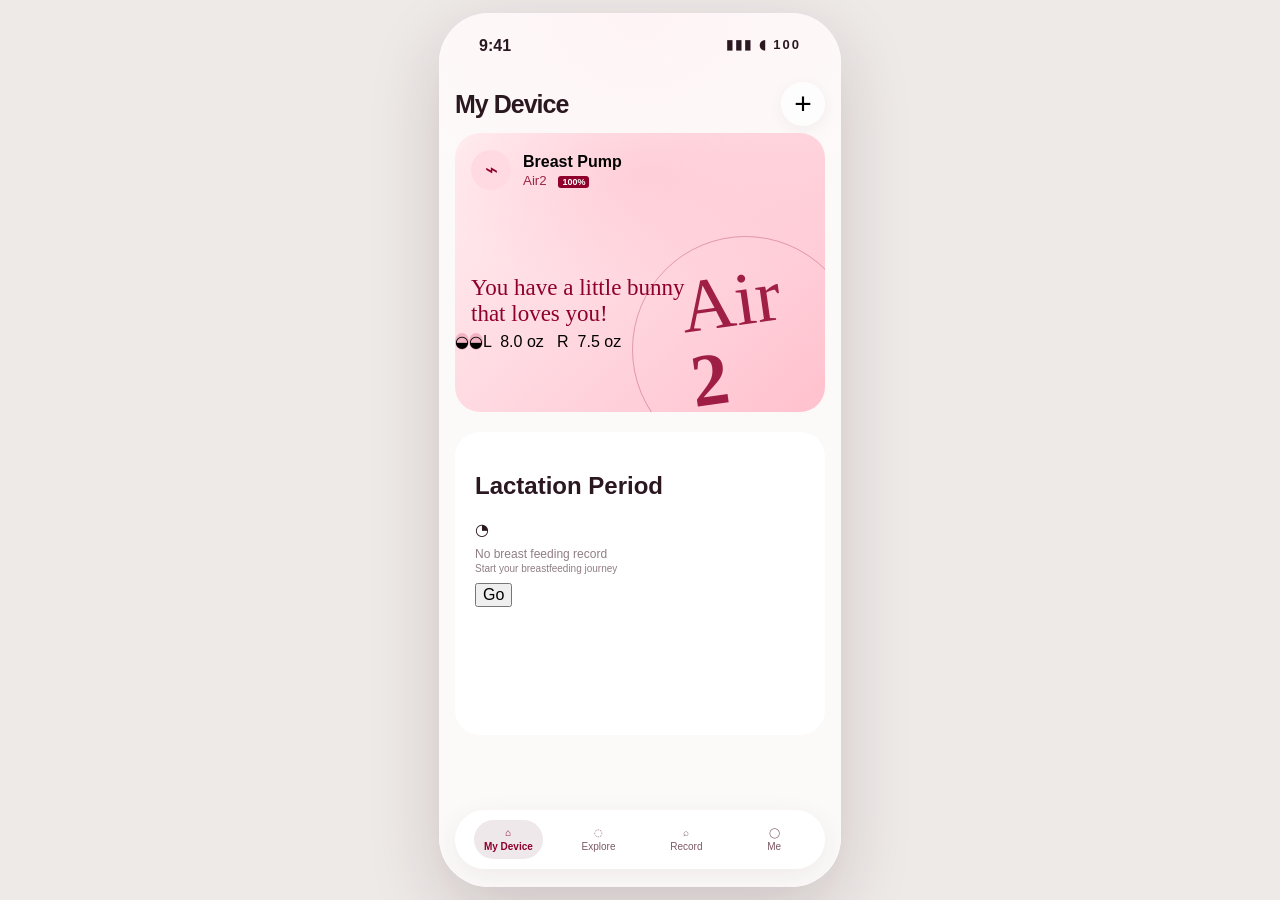
<file: 907_APP_demo/rejected-v1/index.html>
<!doctype html>
<html lang="en">
<head>
  <meta charset="UTF-8">
  <meta name="viewport" content="width=device-width, initial-scale=1, viewport-fit=cover">
  <title>Air 2 App Demo</title>
  <link rel="stylesheet" href="./style.css">
  <link rel="stylesheet" href="./runtime-patches.css">
</head>
<body>
  <main class="prototype-shell">
    <section id="app" class="app" aria-label="Air 2 App Demo"></section>
  </main>
  <aside id="review-toolbar" class="review-toolbar" hidden>
    <strong>Review mode</strong>
    <button id="mark-toggle" type="button">Mark screen</button>
    <button id="copy-notes" type="button">Copy notes</button>
    <button id="export-notes" type="button">Export JSON</button>
    <button id="clear-notes" type="button">Clear</button>
    <p>Tap a target to leave a note.</p>
  </aside>
  <div id="annotation-editor" class="annotation-editor" hidden>
    <label for="annotation-text">Feedback</label>
    <textarea id="annotation-text" rows="3" placeholder="Describe the change"></textarea>
    <div><button id="annotation-cancel" type="button">Cancel</button><button id="annotation-save" type="button">Save</button></div>
  </div>
  <script src="./app.js"></script>
  <script src="./interaction-fixes.js"></script>
</body>
</html>
</file>
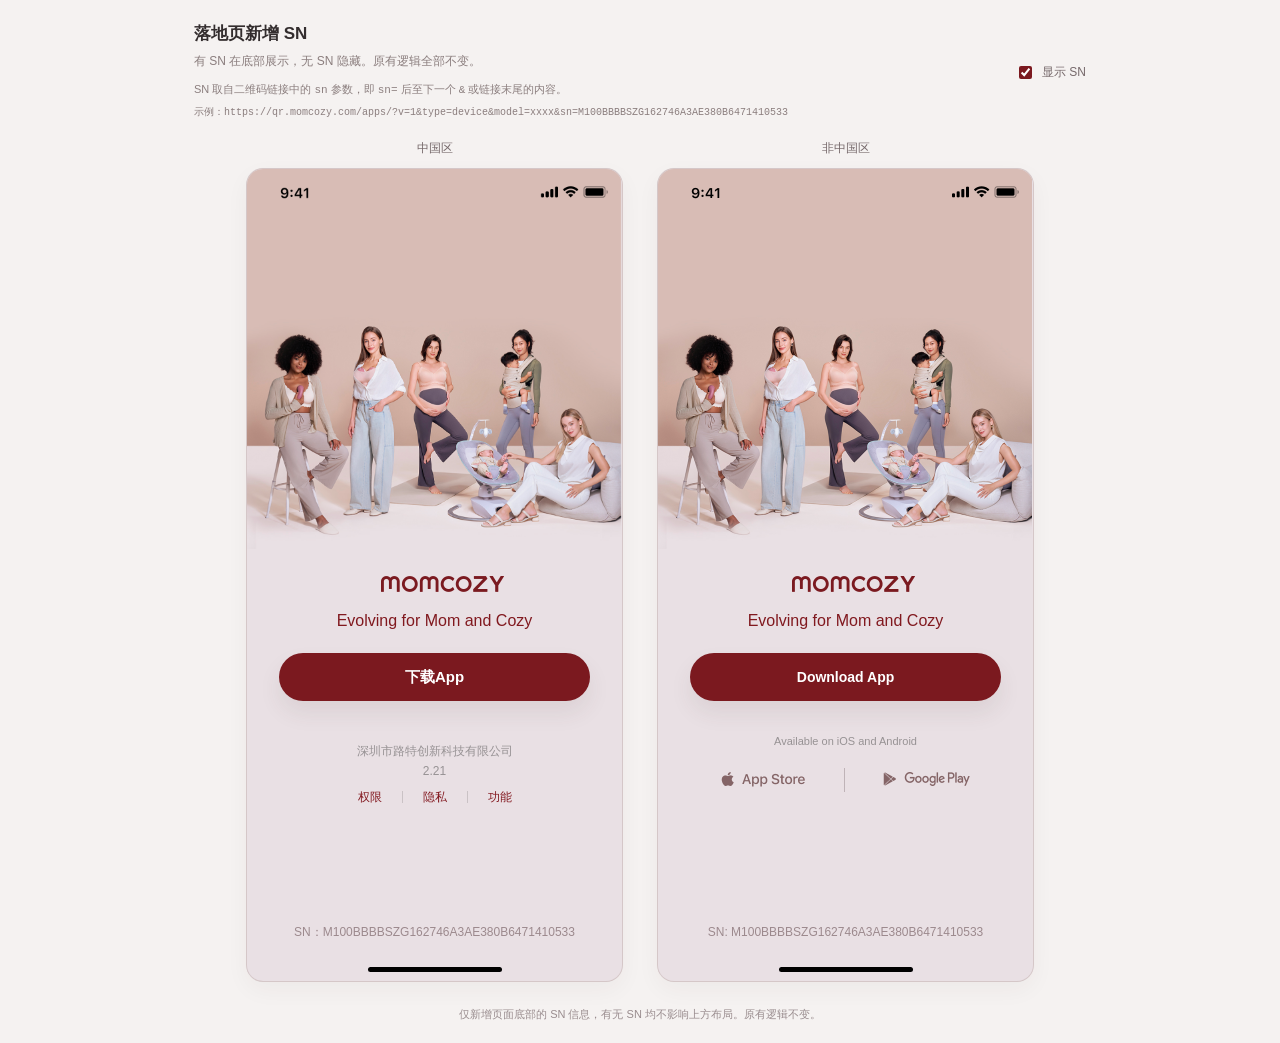
<file: air2-nfc-demo/download-module/index.html>
<!doctype html><html lang="zh-CN"><head><meta charset="utf-8"><meta name="viewport" content="width=device-width,initial-scale=1"><title>落地页新增 SN</title><style>*{box-sizing:border-box}body{margin:0;background:#f5f2f1;color:#332d2e;font-family:-apple-system,BlinkMacSystemFont,"PingFang SC",sans-serif}header{display:flex;justify-content:space-between;align-items:center;gap:16px;max-width:940px;margin:auto;padding:22px 24px 18px}h1{font-size:17px;font-weight:600;margin:0 0 6px}header .source{margin-top:9px;font-size:11px;line-height:1.8}header code{font-family:ui-monospace,SFMono-Regular,Menlo,monospace;overflow-wrap:anywhere}header .example-url{display:block;font-size:10px;color:#8b7e7e;margin-top:3px}header>div{min-width:0}header p{font-size:12px;line-height:1.7;color:#8b7e7e;margin:0}button,input{font:inherit}button{cursor:pointer}button:focus-visible,input:focus-visible{outline:2px solid #7b191f;outline-offset:3px}.toggle{display:flex;gap:7px;align-items:center;font-size:12px;color:#76696b;white-space:nowrap}.toggle input{accent-color:#7b191f}.pages{display:flex;gap:36px;justify-content:center;align-items:flex-start;padding:0 24px 24px}.page{min-width:0}.page-title{font-size:12px;color:#76696b;margin:0 0 12px;text-align:center}.device-wrap{position:relative;width:375px;height:812px}.device{position:absolute;top:0;left:0;transform-origin:top left;width:375px;height:812px;border-radius:16px;overflow:hidden;background:#e9e0e4;box-shadow:0 0 0 1px #d5c7c8,0 8px 25px #4830310c}.stage{position:relative;width:375px;min-height:812px;background:var(--phone);font-family:Arial,"PingFang SC","Microsoft YaHei",sans-serif;overflow:hidden}.hero{display:block;width:375px;height:380px;object-fit:fill;user-select:none;pointer-events:none}.wordmark{position:absolute;left:127px;top:399px;width:135px;height:29px;object-fit:contain;user-select:none}.slogan{position:absolute;left:0;top:440px;width:375px;text-align:center;color:#81191f;font-size:16px;line-height:24px;margin:0;font-weight:400;white-space:nowrap;letter-spacing:0}.download{position:absolute;left:32px;top:484px;width:311px;height:48px;border-radius:26px;border:0;background:#7b191f;color:#fff;box-shadow:0 12px 22px #56353c16;font-size:14px;font-weight:600;line-height:48px;padding:0;text-align:center}.download:active{filter:brightness(.94)}.stage[data-region=cn] .download{font-size:15px}.sn{position:absolute;bottom:32px;left:16px;width:343px;color:#9c898d;font-size:12px;line-height:18px;text-align:center;user-select:text;-webkit-user-select:text;overflow-wrap:anywhere;word-break:break-all;margin:0;border:0;background:transparent;padding:8px 0;border-radius:8px;cursor:pointer;transition:background-color 140ms,transform 140ms}.sn:active{background:#7b191f08;transform:scale(.985)}.sn[hidden]{display:none}.sn-label{white-space:nowrap;user-select:none;-webkit-user-select:none}.sn-value{user-select:text;-webkit-user-select:text}.footer{position:absolute;left:0;width:375px;text-align:center;color:#979294}.footer.cn{top:573px;font-size:12px;line-height:18px}.company{margin:0}.version{margin:2px 0 8px}.legal{display:flex;align-items:center;justify-content:center;gap:20px;color:#841b22}.legal button{border:0;background:transparent;font-size:12px;color:inherit;padding:0;line-height:18px}.legal i{height:12px;width:1px;background:#cac2c5;display:block}.footer.global{top:563px}.available{font-size:11px;line-height:18px;margin:0;color:#979294}.markets{margin:17px auto 0;display:flex;align-items:center;justify-content:center;gap:38px;height:25px}.markets button{padding:0;border:0;background:transparent;height:22px;display:flex;align-items:center}.markets img{height:19px;width:auto;display:block;user-select:none}.markets i{height:24px;width:.5px;background:#bfb3b7}.home-indicator{position:absolute;bottom:9px;left:121px;width:134px;height:5px;border-radius:5px;background:#000}footer.note{font-size:11px;line-height:1.7;text-align:center;color:#998c8e;padding:0 20px 20px}body.pure{background:#e9e0e4}body.pure header,body.pure .page-title,body.pure footer.note{display:none}body.pure .pages{display:block;padding:0}body.pure .device{border-radius:0;box-shadow:none}@media(max-width:660px){header{padding:18px 16px;align-items:flex-start}.pages{flex-direction:column;align-items:center;gap:24px;padding:0 16px 24px}h1{font-size:16px}}.copy-toast{position:absolute;bottom:94px;left:50%;max-width:320px;padding:9px 15px;border-radius:8px;background:#33272bd9;color:#fff;font-size:12px;line-height:18px;text-align:center;pointer-events:none;opacity:0;transform:translate(-50%,8px);transition:opacity 160ms,transform 160ms;z-index:2}.copy-toast.is-visible{opacity:1;transform:translate(-50%,0)}.copy-toast:empty{visibility:hidden}@media(prefers-reduced-motion:reduce){.sn,.copy-toast{transition:none}.sn:active{transform:none}}body.pure .device-wrap{margin:0 auto}body.pure .home-indicator{display:none}body.pure .hero{clip-path:inset(42px 0 0)}</style></head><body><header><div><h1>落地页新增 SN</h1><p>有 SN 在底部展示，无 SN 隐藏。原有逻辑全部不变。</p><p class="source">SN 取自二维码链接中的 <code>sn</code> 参数，即 <code>sn=</code> 后至下一个 <code>&amp;</code> 或链接末尾的内容。<code class="example-url">示例：https://qr.momcozy.com/apps/?v=1&amp;type=device&amp;model=xxxx&amp;sn=M100BBBBSZG162746A3AE380B6471410533</code></p></div><label class="toggle"><input type="checkbox" id="show-sn" checked>显示 SN</label></header><main class="pages"><article class="page" data-region="cn"><p class="page-title">中国区</p><div class="device-wrap"><div class="device"><div class="stage" data-region="cn"><img class="hero" src="assets/hero-cn.png" alt="Momcozy 品牌主视觉"><img class="wordmark" src="assets/wordmark.png" alt="momcozy"><p class="slogan">Evolving for Mom and Cozy</p><button class="download">下载App</button><button class="sn" type="button" aria-label="复制 SN"><span class="sn-label">SN：</span><span class="sn-value">M100BBBBSZG162746A3AE380B6471410533</span></button><div class="copy-toast" role="status" aria-live="polite" aria-atomic="true"></div><div class="footer cn"><p class="company">深圳市路特创新科技有限公司</p><p class="version">2.21</p><div class="legal"><button>权限</button><i></i><button>隐私</button><i></i><button>功能</button></div></div><div class="home-indicator" aria-hidden="true"></div></div></div></div></article><article class="page" data-region="global"><p class="page-title">非中国区</p><div class="device-wrap"><div class="device"><div class="stage" data-region="global"><img class="hero" src="assets/hero-global.png" alt="Momcozy 品牌主视觉"><img class="wordmark" src="assets/wordmark.png" alt="momcozy"><p class="slogan">Evolving for Mom and Cozy</p><button class="download">Download App</button><button class="sn" type="button" aria-label="Copy SN"><span class="sn-label">SN: </span><span class="sn-value">M100BBBBSZG162746A3AE380B6471410533</span></button><div class="copy-toast" role="status" aria-live="polite" aria-atomic="true"></div><div class="footer global"><p class="available">Available on iOS and Android</p><div class="markets"><button aria-label="App Store"><img src="assets/app-store.png" alt="App Store"></button><i></i><button aria-label="Google Play"><img src="assets/google-play.png" alt="Google Play"></button></div></div><div class="home-indicator" aria-hidden="true"></div></div></div></div></article></main><footer class="note">仅新增页面底部的 SN 信息，有无 SN 均不影响上方布局。原有逻辑不变。</footer><script>
const params=new URLSearchParams(location.search),pure=params.get('view')==='landing';
const example='M100BBBBSZG162746A3AE380B6471410533';
const sn=params.has('sn')?params.get('sn'):example;
const show=document.getElementById('show-sn');
if(pure){document.body.classList.add('pure');document.querySelectorAll('.page').forEach(p=>{if(p.dataset.region!==(params.get('region')==='global'?'global':'cn'))p.remove();});}
show.checked=Boolean(sn.trim());
function render(){document.querySelectorAll('.page').forEach(page=>{const row=page.querySelector('.sn');page.querySelector('.sn-value').textContent=sn;row.hidden=!(show.checked&&sn.trim());});}
function fit(){const width=pure?innerWidth:innerWidth<=660?innerWidth-32:(innerWidth-84)/2;const stageHeight=pure?Math.max(sn.trim()?720:650,innerHeight/(width/375)):812;const scale=pure?Math.min(width/375,innerHeight/stageHeight):Math.min(1,width/375);document.querySelectorAll('.device-wrap').forEach(w=>{w.style.width=(375*scale)+'px';w.style.height=(stageHeight*scale)+'px';w.querySelector('.device').style.height=stageHeight+'px';w.querySelector('.stage').style.minHeight=stageHeight+'px';w.querySelector('.device').style.transform='scale('+scale+')';});render();}
let toastTimer,toastClearTimer,copyRequest=0;
function dismissToasts(){clearTimeout(toastTimer);clearTimeout(toastClearTimer);document.querySelectorAll('.copy-toast').forEach(t=>{t.classList.remove('is-visible');t.textContent='';});copyRequest++;}
function fallbackCopy(value){const previousFocus=document.activeElement;const field=document.createElement('textarea');field.value=value;field.readOnly=true;field.style.cssText='position:fixed;left:0;top:0;opacity:0;pointer-events:none';document.body.appendChild(field);let copied=false;try{field.focus({preventScroll:true});field.select();field.setSelectionRange(0,value.length);copied=document.execCommand('copy');}finally{field.remove();previousFocus?.focus({preventScroll:true});}return copied;}
async function copySn(page){if(!show.checked||!sn.trim())return;dismissToasts();const request=copyRequest;let copied=false;try{if(navigator.clipboard?.writeText){await navigator.clipboard.writeText(sn);copied=true;}}catch(error){}if(!copied){try{copied=fallbackCopy(sn);}catch(error){copied=false;}}if(request!==copyRequest||!show.checked)return;const toast=page.querySelector('.copy-toast');const cn=page.dataset.region==='cn';toast.textContent=copied?(cn?'复制成功':'Copied successfully'):(cn?'复制失败，请长按 SN 复制':'Unable to copy. Press and hold SN to copy.');toast.classList.add('is-visible');toastTimer=setTimeout(()=>{toast.classList.remove('is-visible');toastClearTimer=setTimeout(()=>{toast.textContent='';},180);},2000);}
document.querySelectorAll('.page').forEach(page=>page.querySelector('.sn').addEventListener('click',()=>copySn(page)));
show.addEventListener('change',()=>{dismissToasts();render();});window.addEventListener('resize',fit);fit();
// Local bridge: keep the accepted landing visual, delegate only open/download actions.
document.querySelectorAll('.download,.markets button').forEach(button=>button.addEventListener('click',()=>parent.postMessage({type:'android-landing-action',action:'download'},location.origin)));
parent.postMessage({type:'android-landing-action',action:'ready'},location.origin);
</script></body></html>
</file>
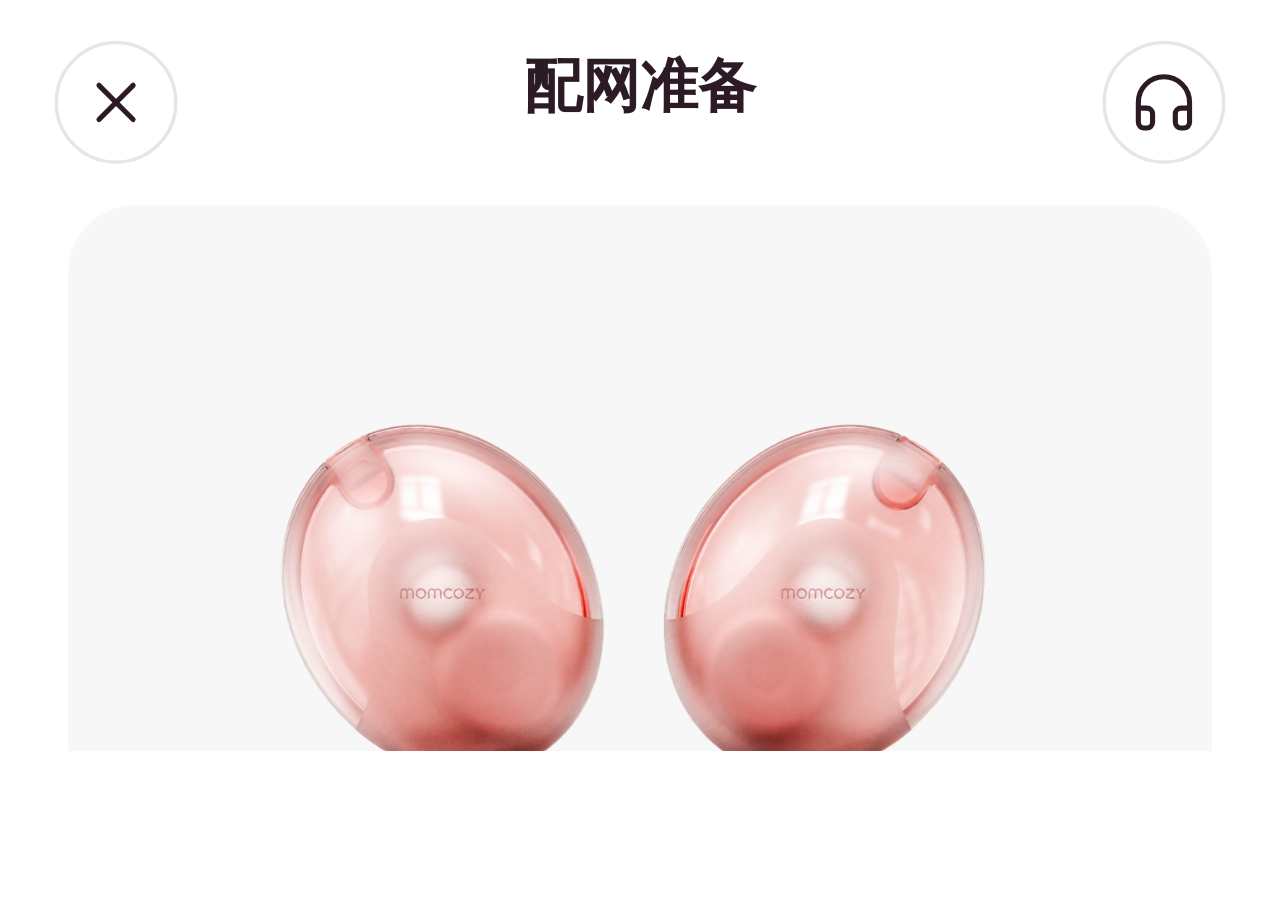
<file: air2-nfc-demo/pairing-module/index.html>
<!doctype html>
<html lang="zh-CN"><head><meta charset="utf-8"><meta name="viewport" content="width=device-width,initial-scale=1"><title>配网专项 · 复用模块</title><link rel="stylesheet" href="baseline.css?v=9"><link rel="stylesheet" href="baseline-utilities.css?v=9"><link rel="stylesheet" href="embed.css?v=12"></head><body><div id="pairing-root"></div><script type="module" src="embed.js?v=11"></script></body></html>
</file>
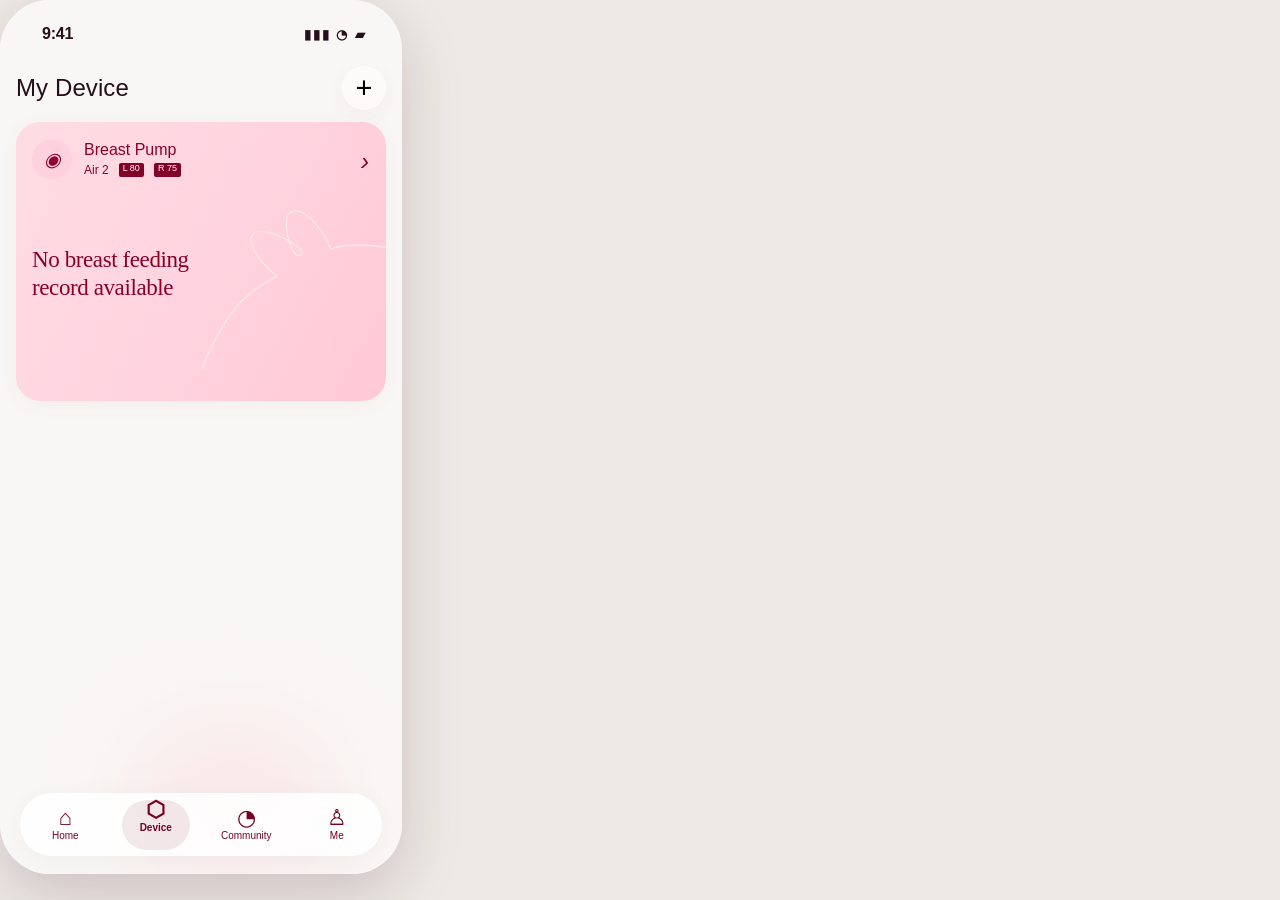
<file: 907_APP_demo/index.pre-asset-fix.html>
<!doctype html>
<html lang="en">
<head>
  <meta charset="utf-8">
  <meta name="viewport" content="width=device-width,initial-scale=1,viewport-fit=cover">
  <title>Air2 App Demo</title>
  <link rel="stylesheet" href="./style.css">
  <link rel="stylesheet" href="./supplement.css">
  <link rel="stylesheet" href="./review.css">
</head>
<body>
  <main id="demo" class="phone" aria-label="Air2 interactive prototype"></main>
  <script src="./app.js"></script>
  <script src="./review.js"></script>
</body>
</html>
</file>
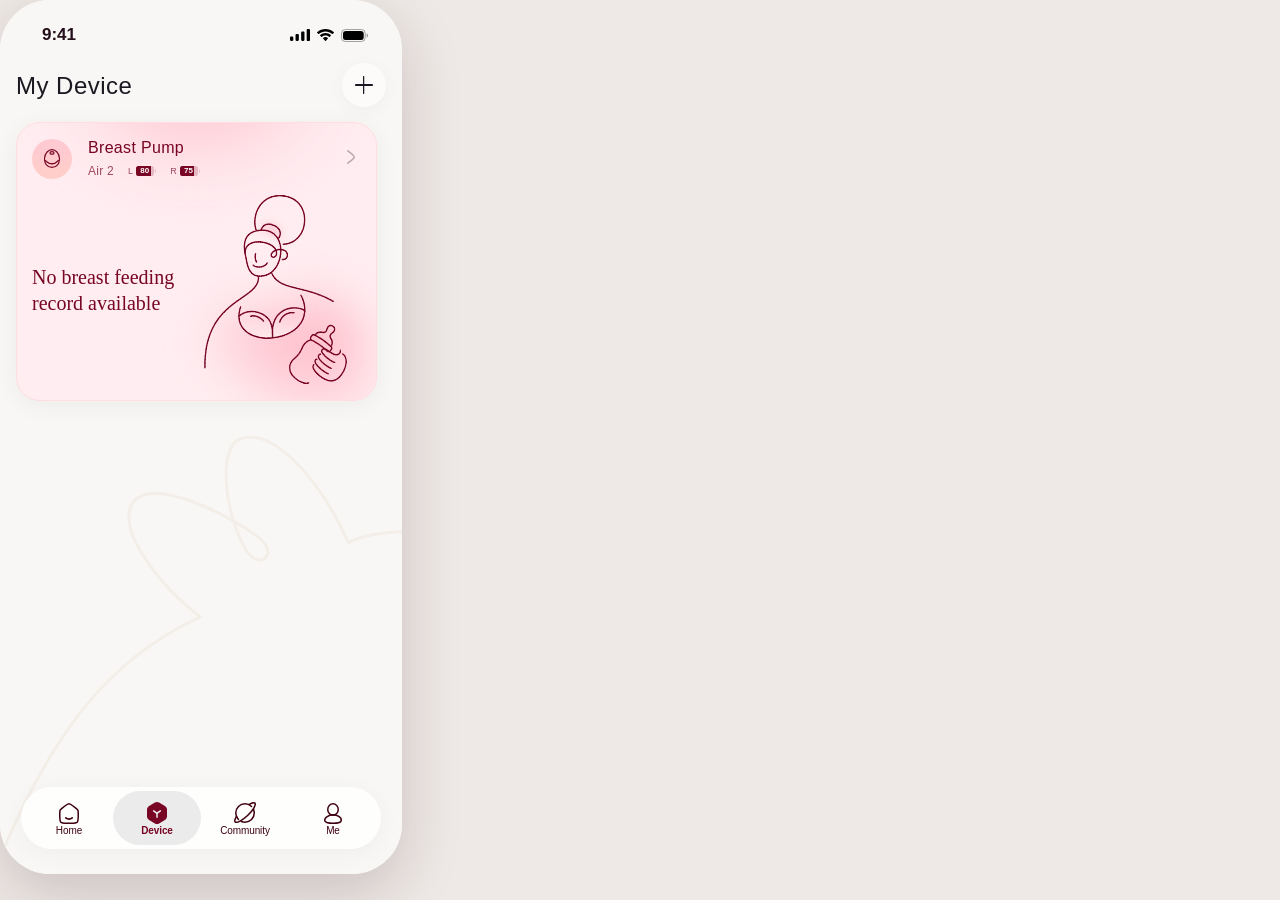
<file: 907_APP_demo/index.pre-control-background-r26.html>
<!doctype html><html lang="en"><head><meta charset="utf-8"><meta name="viewport" content="width=device-width,initial-scale=1,viewport-fit=cover"><title>Air2 App Demo</title>
<link rel="stylesheet" href="./style.css?v=home-r7"><link rel="stylesheet" href="./supplement.css?v=home-r7"><link rel="stylesheet" href="./review.css?v=home-r7"><link rel="stylesheet" href="./review-embed-clean.css?v=home-r7"><link rel="stylesheet" href="./v4.css?v=home-r7"><link rel="stylesheet" href="./post-v4.css?v=home-r7"><link rel="stylesheet" href="./frame-fixes.css?v=home-r7"><link rel="stylesheet" href="./review-adjustments.css?v=home-r7"><link rel="stylesheet" href="./final-review-fixes.css?v=home-r7"><link rel="stylesheet" href="./interaction-adjustments.css?v=home-r7"><link rel="stylesheet" href="./review-round2.css?v=home-r7"><link rel="stylesheet" href="./review-round2-runtime.css?v=home-r7"><link rel="stylesheet" href="./review-round2-runtime2.css?v=home-r7"><link rel="stylesheet" href="./device-page-r4.css?v=device-v6"><link rel="stylesheet" href="./device-page-v2.css?v=device-v6"><link rel="stylesheet" href="./device-page-v3.css?v=device-v6"><link rel="stylesheet" href="./device-page-v4.css?v=device-v6"><link rel="stylesheet" href="./device-page-v5.css?v=device-v6"><link rel="stylesheet" href="./device-page-v6.css?v=device-v6"><link rel="stylesheet" href="./home-page-r7.css?v=home-r7"><link rel="stylesheet" href="./home-page-r8.css?v=home-r8"><link rel="stylesheet" href="./home-page-r9.css?v=home-r9"><link rel="stylesheet" href="./home-page-r10.css?v=home-r10"><link rel="stylesheet" href="./control-page-r11.css?v=control-r11"><link rel="stylesheet" href="./control-state-r12.css?v=control-r12"><link rel="stylesheet" href="./control-state-r14.css?v=control-r14"><link rel="stylesheet" href="./control-milk-r15.css?v=control-r16"><link rel="stylesheet" href="./control-expression-icon-r19.css?v=control-r19"><link rel="stylesheet" href="./control-expression-icon-r20.css?v=control-r20"><link rel="stylesheet" href="./fit-check-r21.css?v=fit-r21"><link rel="stylesheet" href="./fit-check-r22.css?v=fit-r22"><link rel="stylesheet" href="./fit-check-r23.css?v=fit-r23"><link rel="stylesheet" href="./stability-r25.css?v=stability-r25"></head>
<body><main id="demo" class="phone" aria-label="Air2 interactive prototype"></main>
<script src="./screen-registry.js?v=home-r7"></script><script src="./app.js?v=home-r7"></script><script src="./asset-replacements.js?v=home-r7"></script><script src="./review-cycle.js?v=home-r7"></script><script src="./review-cycle-device-v3.js?v=home-r7"></script><script src="./review-cycle-device-v4.js?v=home-r7"></script><script src="./review.js?v=home-r7"></script><script src="./review-embed-clean.js?v=home-r7"></script><script src="./v4.js?v=home-r7"></script><script src="./review-adjustments.js?v=home-r7"></script><script src="./interaction-adjustments.js?v=home-r7"></script><script src="./dynamics.js?v=home-r7"></script><script src="./manual-time.js?v=home-r7"></script><script src="./frame-fixes.js?v=home-r7"></script><script src="./review-round2.js?v=home-r7"></script><script src="./review-round2-hotfix.js?v=home-r7"></script><script src="./review-round2-runtime.js?v=home-r7"></script><script src="./review-round2-events.js?v=home-r7"></script><script src="./device-page-r4.js?v=device-v6"></script><script src="./device-page-r4-runtime.js?v=device-v6"></script><script src="./home-page-r7.js?v=home-r7"></script><script src="./control-state-r12.js?v=control-r12"></script><script src="./control-state-r14.js?v=control-r14"></script><script src="./control-milk-r15.js?v=control-r16"></script><script src="./control-expression-icon-r17.js?v=control-r17"></script><script src="./control-expression-icon-r19.js?v=control-r19"></script><script src="./fit-check-r21.js?v=fit-r21"></script><script src="./fit-check-r22.js?v=fit-r22"></script><script src="./fit-check-r24.js?v=fit-r24"></script><script src="./review-state.js?v=home-r7"></script></body></html>
</file>
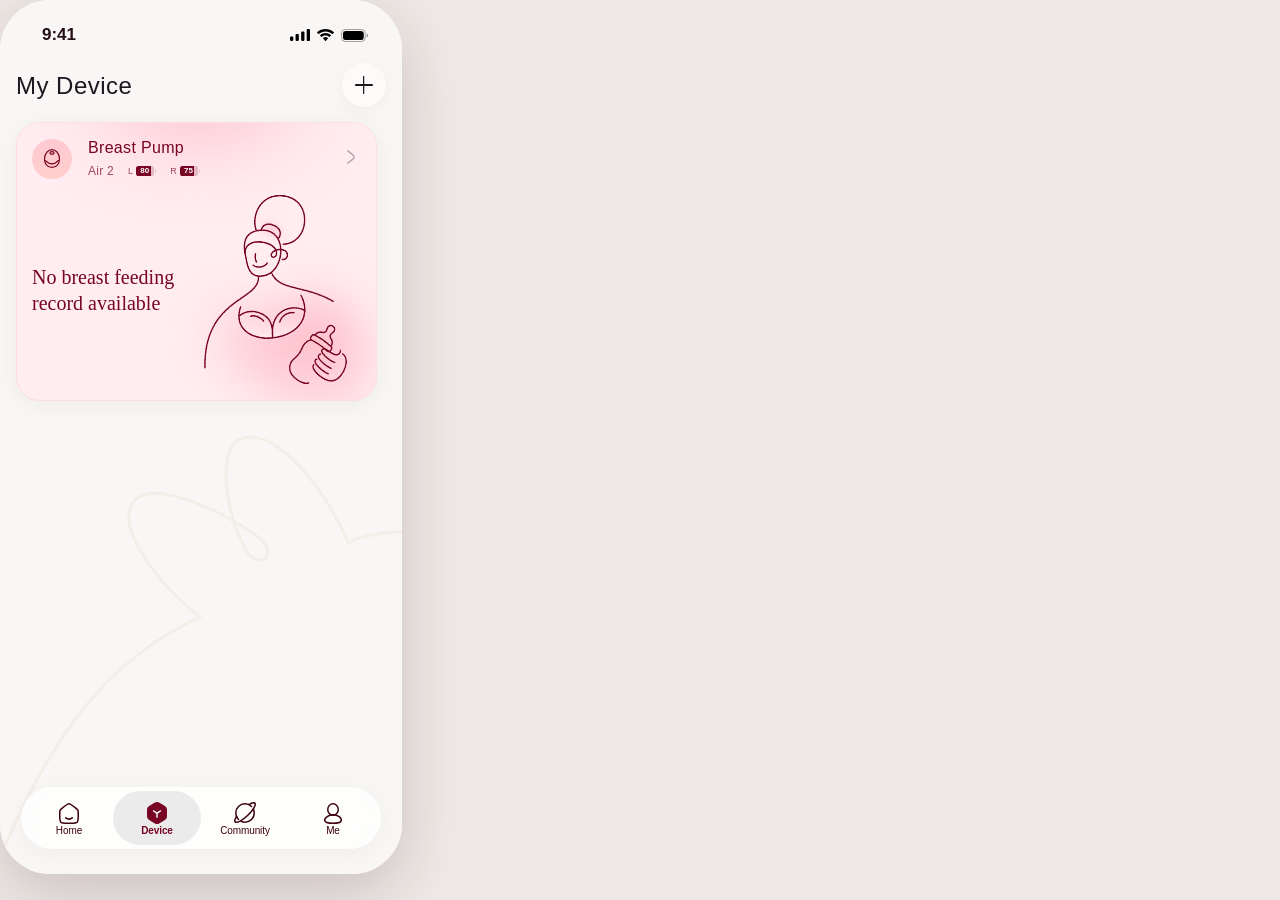
<file: 907_APP_demo/index.pre-control-r11.html>
<!doctype html>
<html lang="en">
<head>
  <meta charset="utf-8">
  <meta name="viewport" content="width=device-width,initial-scale=1,viewport-fit=cover">
  <title>Air2 App Demo</title>
  <link rel="stylesheet" href="./style.css?v=home-r7">
  <link rel="stylesheet" href="./supplement.css?v=home-r7">
  <link rel="stylesheet" href="./review.css?v=home-r7">
  <link rel="stylesheet" href="./review-embed-clean.css?v=home-r7">
  <link rel="stylesheet" href="./v4.css?v=home-r7">
  <link rel="stylesheet" href="./post-v4.css?v=home-r7">
  <link rel="stylesheet" href="./frame-fixes.css?v=home-r7">
  <link rel="stylesheet" href="./review-adjustments.css?v=home-r7">
  <link rel="stylesheet" href="./final-review-fixes.css?v=home-r7">
  <link rel="stylesheet" href="./interaction-adjustments.css?v=home-r7">
  <link rel="stylesheet" href="./review-round2.css?v=home-r7">
  <link rel="stylesheet" href="./review-round2-runtime.css?v=home-r7">
  <link rel="stylesheet" href="./review-round2-runtime2.css?v=home-r7">
  <link rel="stylesheet" href="./device-page-r4.css?v=device-v6">
  <link rel="stylesheet" href="./device-page-v2.css?v=device-v6">
  <link rel="stylesheet" href="./device-page-v3.css?v=device-v6">
  <link rel="stylesheet" href="./device-page-v4.css?v=device-v6">
  <link rel="stylesheet" href="./device-page-v5.css?v=device-v6">
  <link rel="stylesheet" href="./device-page-v6.css?v=device-v6">
  <link rel="stylesheet" href="./home-page-r7.css?v=home-r7">
  <link rel="stylesheet" href="./home-page-r8.css?v=home-r8">
  <link rel="stylesheet" href="./home-page-r9.css?v=home-r9">
  <link rel="stylesheet" href="./home-page-r10.css?v=home-r10">
</head>
<body>
  <main id="demo" class="phone" aria-label="Air2 interactive prototype"></main>
  <script src="./screen-registry.js?v=home-r7"></script>
  <script src="./app.js?v=home-r7"></script>
  <script src="./asset-replacements.js?v=home-r7"></script>
  <script src="./review-cycle.js?v=home-r7"></script>
  <script src="./review-cycle-device-v3.js?v=home-r7"></script>
  <script src="./review-cycle-device-v4.js?v=home-r7"></script>
  <script src="./review.js?v=home-r7"></script>
  <script src="./review-embed-clean.js?v=home-r7"></script>
  <script src="./v4.js?v=home-r7"></script>
  <script src="./review-adjustments.js?v=home-r7"></script>
  <script src="./interaction-adjustments.js?v=home-r7"></script>
  <script src="./dynamics.js?v=home-r7"></script>
  <script src="./manual-time.js?v=home-r7"></script>
  <script src="./frame-fixes.js?v=home-r7"></script>
  <script src="./review-round2.js?v=home-r7"></script>
  <script src="./review-round2-hotfix.js?v=home-r7"></script>
  <script src="./review-round2-runtime.js?v=home-r7"></script>
  <script src="./review-round2-events.js?v=home-r7"></script>
  <script src="./device-page-r4.js?v=device-v6"></script>
  <script src="./device-page-r4-runtime.js?v=device-v6"></script>
  <script src="./home-page-r7.js?v=home-r7"></script>
  <script src="./review-state.js?v=home-r7"></script>
</body>
</html>
</file>
<file: 907_APP_demo/fit-dock-r50.css>
#demo .r50-fit-panel{position:absolute;z-index:100!important;right:0;bottom:0;left:0;box-sizing:border-box;overflow:hidden;color:#fff;background:linear-gradient(148deg,#a81948,#770523 70%);box-shadow:0 -14px 40px rgba(76,0,24,.22)}
#demo .r50-home{height:448px;padding:30px 24px 34px;border-radius:34px 34px 0 0}#demo .r50-control{right:16px;bottom:20px;left:16px;height:410px;padding:28px 24px 32px;border-radius:32px}
#demo .r50-fit-head{display:flex;min-height:54px;align-items:flex-start;justify-content:space-between}#demo .r50-skip{position:relative;z-index:5;display:grid;min-width:58px;height:30px;place-items:center;padding:0 14px;border:1px solid rgba(255,255,255,.28);border-radius:16px;background:rgba(255,255,255,.13);color:#fff;font:500 12px/1 var(--font);cursor:pointer}#demo .r50-skip:active{background:rgba(255,255,255,.24);transform:scale(.97)}#demo .r50-fit-panel.is-starting>.r50-skip{position:absolute;top:28px;right:24px}#demo .r50-fit-copy{display:flex;flex-direction:column;gap:4px}#demo .r50-fit-copy strong{color:#fff;font-size:18px;font-weight:600;line-height:24px}#demo .r50-fit-copy span{color:rgba(255,255,255,.78);font-size:12px}#demo .r50-fit-copy .r50-count{font-size:30px;line-height:32px}
#demo .r50-fit-checks{display:grid;grid-template-columns:repeat(2,minmax(0,1fr));min-height:34px;gap:7px;margin-top:15px}#demo .r50-fit-item{display:flex;min-width:0;height:30px;align-items:center;gap:6px;padding:0 10px;border:1px solid rgba(255,255,255,.18);border-radius:16px;background:rgba(255,255,255,.11);color:rgba(255,255,255,.94);font-size:11px;font-weight:500}#demo .r50-check-icon{display:grid;width:15px;height:15px;flex:none;place-items:center;border-radius:50%;background:#fff;color:#770523;font-size:10px;font-style:normal;font-weight:800}#demo .is-checking .r50-check-icon,#demo .is-adjust .r50-check-icon{background:rgba(255,255,255,.18)}#demo .r50-check-icon b{width:6px;height:6px;border:1.5px solid rgba(255,255,255,.4);border-top-color:#fff;border-radius:50%;animation:r50-spin .75s linear infinite}#demo .r50-fit-item.is-adjust{border-color:rgba(255,221,158,.5);background:rgba(255,211,130,.16);color:#fff3d4}
#demo .r50-guide{position:absolute;right:38px;bottom:52px;left:38px;display:flex;height:238px;align-items:center;justify-content:space-around}#demo .r50-pump-unit{position:relative;width:128px;height:150px}#demo .r50-hardware{position:absolute;z-index:2;top:10px;left:14px;width:100px;height:100px;overflow:hidden}#demo .r50-hardware img{position:absolute;top:-2px;left:0;width:210px;height:102px;max-width:none}#demo .r50-pump-unit.right .r50-hardware img{left:-107px}#demo .r50-pump-unit>b{position:absolute;right:0;bottom:4px;left:0;color:#fff;font-size:13px;text-align:center}#demo .r50-angle-guide{position:absolute;z-index:1;top:-13px;left:-5px;width:142px;height:142px;object-fit:contain;filter:brightness(1.45) saturate(.8)}#demo .r50-guide.is-adjusting .r50-pump-unit.right .r50-hardware{transform-origin:50% 55%;animation:r50-angle 2s ease-in-out infinite}
#demo .r50-progress{position:absolute;right:24px;bottom:20px;left:24px;height:3px;overflow:hidden;border-radius:3px;background:rgba(255,255,255,.16)}#demo .r50-progress i{display:block;width:var(--r50-progress);height:100%;border-radius:inherit;background:#fff;box-shadow:0 0 12px rgba(255,255,255,.5)}#demo .r50-control .r50-guide{bottom:42px;height:220px}#demo .r50-control .r50-pump-unit{transform:scale(.92)}#demo .r50-control .r50-fit-checks{margin-top:12px}
#demo .r50-fit-panel.is-starting .r50-progress i{width:100%}#demo .r50-start-ceremony{position:absolute;inset:0 0 12px;display:flex;align-items:center;justify-content:center;flex-direction:column;text-align:center;isolation:isolate}#demo .r50-start-ceremony>i{position:absolute;z-index:-1;width:168px;height:168px;border:1px solid rgba(255,255,255,.32);border-radius:50%;box-shadow:0 0 0 24px rgba(255,255,255,.06),0 0 0 48px rgba(255,255,255,.025);animation:r50-start-ring 1.1s cubic-bezier(.2,.85,.25,1) both}#demo .r50-start-ceremony strong{color:#fff;font-size:54px;font-weight:650;line-height:62px;letter-spacing:5px;text-shadow:0 8px 28px rgba(43,0,14,.3);animation:r50-start-word 1.1s cubic-bezier(.18,.9,.3,1) both}#demo .r50-start-ceremony span{margin-top:7px;color:rgba(255,255,255,.82);font-size:13px;letter-spacing:.4px;animation:r50-start-copy .5s .25s ease both}
/* Never allow the legacy standalone Fit Check/Start overlay to surface. */
#demo>.v4-overlay:has(.v4-fit){display:none!important}
@keyframes r50-spin{to{transform:rotate(360deg)}}@keyframes r50-angle{0%,100%{transform:rotate(18deg)}55%{transform:rotate(0)}}@keyframes r50-start-word{0%{opacity:0;transform:scale(.55);letter-spacing:1px}55%{opacity:1;transform:scale(1.1);letter-spacing:7px}100%{opacity:1;transform:scale(1);letter-spacing:5px}}@keyframes r50-start-ring{0%{opacity:0;transform:scale(.35)}60%{opacity:1;transform:scale(1.08)}100%{opacity:.72;transform:scale(1)}}@keyframes r50-start-copy{from{opacity:0;transform:translateY(8px)}to{opacity:1;transform:none}}@media(prefers-reduced-motion:reduce){#demo .r50-check-icon b,#demo .r50-guide.is-adjusting .r50-hardware,#demo .r50-start-ceremony>*{animation:none}}
</file>
<file: 907_APP_demo/adaptive-viewport-r52.css>
/* iOS installed-web-app viewport handling.
   WebKit bug 254868: absolute bottom anchoring can use the wrong containing
   block with viewport-fit=cover. Fixed positioning targets the real viewport. */
@media (max-width:600px){
  html:root,
  html body{
    position:static!important;
    inset:auto!important;
    width:100vw!important;
    height:100vh!important;
    min-width:0!important;
    min-height:100vh!important;
    margin:0!important;
    padding:0!important;
    overflow:hidden!important;
  }

  html body #air2-phone-shell,
  html body #demo,
  html body #demo>.v4,
  html body #demo>.screen,
  html body #demo>.d4-device{
    position:fixed!important;
    inset:0!important;
    width:100vw!important;
    height:100vh!important;
    min-height:100vh!important;
    margin:0!important;
    padding:0!important;
    overflow:hidden!important;
    border-radius:0!important;
    transform:none!important;
    zoom:1!important;
  }

  html body #demo .d4-card,
  html body #demo .v4-device-card{
    right:16px!important;
    left:16px!important;
    width:auto!important;
    transform:none!important;
  }
}

/* These rules are deliberately limited to the installed app. Safari tabs do
   not have the WebKit standalone containing-block bug. */
@media (max-width:600px) and (display-mode:standalone){
  html body #demo .v4-home-dock,
  html body #demo .h7-home-dock,
  html body #demo .home-dock{
    position:fixed!important;
    right:0!important;
    bottom:0!important;
    left:0!important;
  }

  html body #demo .v4-nav,
  html body #demo .d4-nav{
    position:fixed!important;
    right:21px!important;
    bottom:max(18px,env(safe-area-inset-bottom))!important;
    left:21px!important;
  }

  html body #demo .v4-control>.v4-start,
  html body #demo .v4-control>.v4-actions{
    position:fixed!important;
    bottom:max(25px,env(safe-area-inset-bottom))!important;
  }
}

/* navigator.standalone fallback for older iOS versions whose display-mode
   media query is unreliable. The JS already applies this class. */
@media (max-width:600px){
  html.air2-standalone body #demo .v4-home-dock,
  html.air2-standalone body #demo .h7-home-dock,
  html.air2-standalone body #demo .home-dock{
    position:fixed!important;
    right:0!important;
    bottom:0!important;
    left:0!important;
  }

  html.air2-standalone body #demo .v4-nav,
  html.air2-standalone body #demo .d4-nav{
    position:fixed!important;
    right:21px!important;
    bottom:max(18px,env(safe-area-inset-bottom))!important;
    left:21px!important;
  }
}
</file>
<file: 907_APP_demo/style.css>
:root{--ink:#240f1b;--wine:#850025;--wine2:#b93f58;--bg:#f9f7f5;--pink:#fff1f3;--muted:rgba(36,15,27,.48);--font:-apple-system,BlinkMacSystemFont,"Aeonik Soft Pro","PingFang SC",sans-serif}*{box-sizing:border-box}html,body{margin:0;min-height:100%;font-family:var(--font);color:var(--ink);background:#eee9e6}button{font:inherit}button:focus-visible{outline:2px solid #94002a;outline-offset:2px}.phone{position:relative;width:min(402px,100vw,calc(100svh * .46));height:min(874px,100svh,calc(100vw * 2.174));overflow:hidden;border-radius:min(50px,12vw);background:var(--bg);box-shadow:0 20px 60px rgba(49,14,29,.18)}.screen{position:absolute;inset:0;overflow:hidden;background:var(--bg)}.status{position:absolute;z-index:5;top:25px;left:42px;right:35px;display:flex;justify-content:space-between;align-items:center;font-weight:700;font-size:16px;letter-spacing:-.2px}.status i{font-style:normal;font-size:13px;letter-spacing:2px}.circle-btn,.plain-btn{border:0;cursor:pointer}.circle-btn{display:grid;place-items:center;width:44px;height:44px;border-radius:50%;background:rgba(255,255,255,.57);box-shadow:0 6px 22px rgba(67,20,39,.045);font-size:29px;font-weight:300}.circle-btn img{width:24px;height:24px}.top{position:absolute;z-index:4;top:62px;left:16px;right:16px;height:46px;display:flex;align-items:center;justify-content:space-between}.top h1{position:absolute;left:50%;margin:0;transform:translateX(-50%);font-size:16px;font-weight:500;letter-spacing:.15px}.device-title{top:65px}.device-title h1{position:static;transform:none;font-size:24px;letter-spacing:.1px}.device-title .circle-btn{margin-left:auto}.device-card{position:absolute;top:122px;left:16px;width:370px;height:279px;overflow:hidden;border:0;border-radius:24px;background:linear-gradient(119deg,#ffdce3,#ffd4e0 51%,#ffc8d5);color:#8b0027;text-align:left;cursor:pointer;box-shadow:0 4px 24px rgba(93,4,34,.045)}.device-card-info{position:absolute;z-index:1;top:17px;left:16px;display:flex;gap:12px;align-items:center}.round-brand{display:grid;place-items:center;width:40px;height:40px;border-radius:50%;background:#ffd0dd;color:#8d0031;font-size:19px}.device-card strong{display:block;font-size:16px;font-weight:500}.device-card small{display:flex;gap:10px;margin-top:4px;font-size:12px}.device-card small b{padding:0 4px;border-radius:2px;background:#830027;color:#fff;font-size:9px;font-weight:500}.device-card .arrow{position:absolute;right:17px;top:25px;font-size:25px;font-weight:300}.device-card h2{position:absolute;z-index:1;top:124px;left:16px;margin:0;font-family:Georgia,"Songti SC",serif;font-size:23px;line-height:1.22;font-weight:500;letter-spacing:-.4px}.device-illustration{position:absolute;right:-1px;bottom:11px;width:186px;height:201px;object-fit:contain}.device-line{position:absolute;right:-21px;bottom:-92px;width:382px;opacity:.34}.bottom-tabs{position:absolute;z-index:6;bottom:18px;left:20px;right:20px;height:63px;display:flex;align-items:center;justify-content:space-around;border-radius:32px;background:rgba(255,255,255,.86);box-shadow:0 4px 24px rgba(38,15,27,.04);backdrop-filter:blur(15px)}.bottom-tabs button{display:flex;flex-direction:column;align-items:center;gap:3px;width:68px;border:0;background:transparent;color:#730022;font-size:10px;cursor:pointer}.bottom-tabs span{font-size:22px;line-height:18px}.bottom-tabs .active{height:50px;border-radius:25px;background:rgba(117,0,31,.09);font-weight:700}.home{background:linear-gradient(#ffd9df 0,#f9f7f5 34%)}.home .top{top:62px}.home .top h1{font-size:16px}.home-cards{position:absolute;top:122px;left:16px;right:16px}.home-card{border-radius:24px;background:#fff;box-shadow:0 4px 24px rgba(36,15,27,.035)}.trend{height:254px;padding:22px 20px}.home-card-title{display:flex;align-items:center;justify-content:space-between;font-size:16px;font-weight:500}.home-card-title .accent{margin-right:8px;color:#9d0031}.home-card-title button{border:0;background:transparent;color:#9f9298;font-size:27px;cursor:pointer}.trend-empty{margin-top:85px;text-align:center;font-size:16px}.trend-empty small{display:block;margin-top:6px;color:#9e9097;font-size:12px}.lactation{height:303px;margin-top:17px;padding:22px 20px}.lactation .add{border:0;background:transparent;color:#a00034;font-size:12px}.home-illustration{display:block;width:150px;height:137px;margin:25px auto 0;object-fit:contain}.record-empty{text-align:center;color:#8b7e85;font-size:12px}.record-pill{display:block;margin:10px auto 0;padding:9px 22px;border:0;border-radius:20px;background:#ffd8e1;color:#86002b;font-size:12px;cursor:pointer}.home-dock{position:absolute;z-index:5;right:0;bottom:0;left:0;height:167px;padding:21px 26px;border-radius:31px 31px 0 0;background:linear-gradient(120deg,#8b0028,#bf5068);color:#fff}.dock-row{display:flex;align-items:center;gap:10px}.dock-pumps{display:flex;gap:3px}.dock-pumps .mini{width:32px;height:32px;overflow:hidden;border-radius:50%;background:#ffb9c9}.dock-pumps img{width:67px;height:33px;max-width:none}.dock-pumps .right img{margin-left:-34px}.dock-row b{font-size:16px}.dock-row small{font-size:11px}.dock-row .go{margin-left:auto;border:0;background:transparent;color:#f4c1cf;font-size:27px}.dock-rule{height:1px;margin:13px 0;background:rgba(255,255,255,.25)}.dock-mode{display:flex;align-items:center;gap:10px;font-size:18px;font-weight:500}.dock-play{display:grid;place-items:center;margin-left:auto;width:88px;height:57px;border:0;border-radius:32px;background:#730021;color:#fff;font-size:22px;cursor:pointer}.control{background:#f9f7f5}.control-bg{position:absolute;top:0;left:0;width:100%;height:315px;opacity:.7}.control .top{top:62px}.control .top h1{font-size:16px}.pump-row{position:absolute;z-index:2;top:123px;left:14px;right:14px;display:flex;justify-content:space-between}.pump{position:relative;width:180px;height:148px;overflow:hidden}.pump-image{position:absolute;top:14px;left:40px;width:100px;height:100px;overflow:hidden}.pump-image img{position:absolute;top:-2px;left:0;width:210px;height:102px;max-width:none}.pump.r .pump-image{left:32px}.pump.r .pump-image img{left:-107px}.pump .oz{position:absolute;top:119px;left:0;right:0;text-align:center;font-size:13px;font-weight:500}.session-readout{position:absolute;z-index:3;top:112px;left:50%;display:none;transform:translateX(-50%);font-size:13px;color:#7f0028}.is-running .session-readout{display:block}.control-main{position:absolute;z-index:3;top:286px;left:16px;right:16px}.mode-panel{height:148px;padding:16px 20px;border:1px solid #ffcbd5;border-radius:24px;background:#fff1f3;overflow:hidden}.mode-heading{display:flex;align-items:center;justify-content:space-between;font-size:14px;font-weight:500}.mode-heading button{display:flex;align-items:center;gap:4px;border:0;background:transparent;color:inherit;cursor:pointer}.mode-heading img{width:18px;height:18px}.mode-tabs{display:grid;grid-template-columns:repeat(3,1fr);gap:10px;margin-top:16px}.mode-tabs button{display:flex;align-items:center;justify-content:center;gap:5px;height:34px;border:0;border-radius:20px;background:#f6f5f6;color:#a59da2;font-size:12px;box-shadow:0 2px 4px rgba(36,15,27,.1);cursor:pointer}.mode-tabs button.active{background:linear-gradient(180deg,#75001f,#bd5a62);color:#fff;box-shadow:0 10px 16px rgba(36,15,27,.1)}.mode-tabs img{width:13px;height:13px}.auto-line{display:flex;align-items:center;justify-content:flex-end;gap:10px;margin-top:17px;color:#770523;font-size:14px}.switch{position:relative;width:42px;height:24px;border:0;border-radius:20px;background:rgba(62,0,16,.2);cursor:pointer}.switch i{position:absolute;top:2px;left:2px;width:20px;height:20px;border-radius:50%;background:#fff;transition:transform .2s}.switch.on{background:#121212}.switch.on i{transform:translateX(18px)}.level-panel{display:grid;grid-template-columns:1fr 84px 1fr;gap:14px;align-items:start;height:236px;margin-top:16px;padding:16px 34px 20px;border-radius:24px;background:#fff}.level{display:flex;flex-direction:column;align-items:center}.level label,.both label{margin-bottom:11px;color:rgba(36,15,27,.55);font-size:12px}.level-track{position:relative;width:70px;height:170px}.tick-list{position:absolute;top:0;bottom:0;left:19px;width:32px;display:flex;flex-direction:column;justify-content:space-between}.tick-list i{height:1.5px;border-radius:3px;background:rgba(36,15,27,.3)}.tick-list i:nth-child(2n){opacity:.38}.level-button{position:absolute;left:0;width:70px;height:36px;border:0;border-radius:19px;background:linear-gradient(180deg,#75001f,#bd5a62);box-shadow:0 10px 16px rgba(36,15,27,.1);color:#fff;font-size:16px;font-weight:700;cursor:pointer;transition:top .18s}.both{display:flex;flex-direction:column;align-items:center}.both label{display:flex;align-items:center;gap:6px}.both label img{width:14px;height:14px}.both-track{position:relative;width:84px;height:170px;border-radius:19px;background:linear-gradient(180deg,rgba(36,15,27,.04),rgba(36,15,27,.06))}.both-lines{position:absolute;top:21px;left:26px;display:flex;height:128px;flex-direction:column;justify-content:space-between}.both-lines i{height:1.5px;background:rgba(36,15,27,.35);border-radius:3px}.both-lines i:nth-child(1){width:32px}.both-lines i:nth-child(2){width:24px}.both-lines i:nth-child(3){width:18px}.both-lines i:nth-child(4){width:12px}.both-lines i:nth-child(5){width:14px}.both-lines i:nth-child(6){width:8px}.both-lines i:nth-child(7){width:4px}.both-toggle{position:absolute;top:66px;left:7px;width:70px;height:36px;border:0;border-radius:19px;background:#fff;box-shadow:0 10px 16px rgba(36,15,27,.1);font-size:20px;cursor:pointer}.speed-panel{height:105px;margin-top:16px;padding:16px 20px;border-radius:24px;background:#fff}.speed-panel h2{margin:0 0 15px;font-size:14px;font-weight:500}.speeds{display:grid;grid-template-columns:repeat(5,1fr);height:44px;padding:4px;border-radius:24px;background:rgba(36,15,27,.04)}.speeds button{border:0;border-radius:20px;background:transparent;color:rgba(36,15,27,.44);font-size:16px;cursor:pointer}.speeds .active{background:#fff;color:var(--ink);box-shadow:0 4px 8px rgba(36,15,27,.08)}.primary{position:absolute;z-index:8;right:20px;bottom:25px;left:20px;height:56px;border:0;border-radius:30px;background:linear-gradient(180deg,#75001f,#bd5a62);box-shadow:0 8px 40px rgba(0,0,0,.12);color:#fff;font-size:16px;font-weight:500;cursor:pointer;overflow:hidden}.primary.holding:before{position:absolute;inset:0;background:rgba(255,255,255,.19);transform-origin:left;animation:hold .9s linear forwards;content:""}@keyframes hold{to{transform:scaleX(1)}from{transform:scaleX(0)}}.home-indicator{position:absolute;z-index:8;bottom:8px;left:calc(50% - 72px);width:144px;height:5px;border-radius:5px;background:#000}.overlay{position:absolute;z-index:20;inset:0;background:rgba(23,15,20,.54);backdrop-filter:blur(8px)}.fit-card{position:absolute;top:164px;left:16px;width:370px;height:502px;overflow:hidden;border-radius:24px;background:linear-gradient(#ffd9dd 0,#fff4cf 52%,#fff 74%);box-shadow:0 15px 30px rgba(0,0,0,.12)}.fit-card h2{margin:23px 0 18px;text-align:center;font-size:16px;font-weight:500}.check-chips{display:flex;flex-direction:column;gap:8px;margin-left:40px}.chip{display:flex;align-items:center;width:max-content;height:26px;padding:0 12px;border-radius:15px;background:rgba(255,255,255,.78);font-size:16px;font-weight:500}.chip b{display:grid;place-items:center;width:14px;height:14px;margin-right:8px;border-radius:50%;background:#141d34;color:#fff;font-size:9px}.chip.pending b{background:#ff7c60;color:#fff}.fit-copy{position:absolute;top:197px;left:34px;right:34px;margin:0;text-align:center;color:#735d55;font-size:14px;line-height:1.55}.fit-pumps{position:absolute;top:287px;left:55px;right:44px;display:flex;justify-content:space-between}.fit-unit{position:relative;width:118px;height:145px}.fit-unit .pump-image{top:0;left:12px}.fit-unit.r .pump-image img{left:-107px}.fit-unit p{position:absolute;bottom:0;left:0;right:0;margin:0;text-align:center;font-size:13px;font-weight:600}.fit-unit p b{display:inline-grid;place-items:center;width:14px;height:14px;border-radius:50%;background:#141d34;color:#fff;font-size:9px}.fit-guide{position:absolute;top:-18px;right:-10px;width:115px;height:76px;border-top:2px dashed #fb805e;border-radius:50%;transform:rotate(-18deg)}.fit-guide:before{position:absolute;top:-6px;left:0;color:#fc765c;font-size:23px;content:"↗"}.fit-card.ready .chip.pending b{background:#141d34}.fit-card.ready .fit-copy{color:#735d55}.list{background:#f9f7f5}.list .close{font-size:32px;font-weight:300}.list h1{position:absolute;top:122px;left:0;right:0;margin:0;font-family:Georgia,"Songti SC",serif;font-size:26px;font-weight:500;text-align:center}.list-auto{position:absolute;top:172px;right:16px;display:flex;align-items:center;gap:9px;color:#9a0032;font-size:14px}.list-section{position:absolute;top:219px;left:16px;right:16px}.section-label{margin:0 0 12px 8px;color:#a29499;font-size:14px}.program{position:relative;display:flex;align-items:center;min-height:74px;margin-bottom:12px;padding:15px 20px;border:0;border-radius:24px;background:#fff;color:var(--ink);text-align:left;cursor:pointer}.program .symbol{width:28px;color:#a50033;font-size:24px}.program .copy{display:block;flex:1}.program b{font-size:16px;font-weight:500}.program small{display:block;margin-top:4px;color:#a29499;font-size:14px}.program .play{display:grid;place-items:center;width:30px;height:30px;border-radius:50%;background:#f6f3f3;color:#623448;font-size:13px}.program.selected{border:1.5px solid #97002f}.program.selected .signal{color:#a00032;font-size:26px}.create{position:absolute;right:9px;bottom:5px;border:0;background:transparent;color:#a00032;font-size:14px;cursor:pointer}.programs{top:436px}.program.expanded{display:block;min-height:153px}.program.expanded .top-row{display:flex;align-items:center}.duration{display:inline-block;margin-left:9px;padding:3px 7px;border:1px solid #eadde0;border-radius:12px;color:#6f3343;font-size:12px}.program.expanded p{margin:8px 0 12px;color:#97868d;font-size:14px;line-height:20px}.program-bar{display:flex;overflow:hidden;height:10px;margin-bottom:12px;border-radius:5px;background:#ff8f72}.program-bar i{display:block;width:10%;margin-left:50%;background:#a13b56}.legend{display:flex;align-items:center;gap:13px;color:#8d7b82;font-size:10px}.legend span:before{display:inline-block;width:6px;height:6px;margin-right:4px;border-radius:50%;background:#b33a55;content:""}.legend span+span:before{background:#ff8e72}.log-sheet{position:absolute;z-index:30;bottom:0;left:0;width:100%;height:581px;padding:0 20px;border-radius:31px 31px 0 0;background:linear-gradient(160deg,#fff 3%,#fff9fa 77%,#ffe9ee)}.sheet-close{position:absolute;top:17px;left:16px;font-size:32px}.log-sheet h1{margin:60px 0 6px;color:#97002d;font-family:Georgia,"Songti SC",serif;font-size:27px;text-align:center}.log-date{text-align:center;color:#a29499;font-size:14px}.amounts{display:grid;grid-template-columns:1fr 48px 1fr;align-items:center;margin-top:25px}.vessel-wrap{text-align:center}.vessel{position:relative;width:130px;height:149px;margin:0 auto;overflow:hidden;border:4px solid #f49aaf;border-radius:50% 50% 46% 46%/44% 44% 57% 57%;background:#fff}.milk-fill{position:absolute;right:0;bottom:0;left:0;height:58%;background:#f9a4b8}.vessel:before{position:absolute;z-index:1;top:0;left:0;width:100%;height:52px;border-radius:50%;background:rgba(255,255,255,.21);content:""}.updown{position:absolute;z-index:3;top:50%;left:50%;display:grid;place-items:center;width:52px;height:52px;border:0;border-radius:50%;background:#fff;box-shadow:0 6px 13px rgba(52,18,29,.16);font-size:23px;line-height:13px;transform:translate(-50%,-50%);cursor:pointer}.measure{display:flex;flex-direction:column;gap:9px;align-items:center;color:#b5aaaf;font-size:10px}.measure i{width:8px;height:1px;background:#b8b0b4}.amount-number{display:inline-block;min-width:130px;margin:36px auto 0;padding:5px 14px;border-radius:24px;background:#fff;font-family:Georgia,"Songti SC",serif;font-size:29px}.amount-number small{color:#998b91;font-size:14px}.duration-row{display:flex;align-items:center;justify-content:space-between;height:57px;margin-top:34px;padding:0 16px;border:0;border-radius:28px;background:#fff;color:var(--ink);font-size:16px;cursor:pointer}.duration-row b{color:#98002e;font-weight:500}.log-sheet .save{position:static;width:100%;margin-top:32px}.logged-sheet{position:absolute;z-index:30;bottom:0;left:0;width:100%;height:567px;border-radius:31px 31px 0 0;background:linear-gradient(#fff1f4,#fff 54%);text-align:center;animation:up .45s ease both}@keyframes up{from{transform:translateY(100%)}to{transform:translateY(0)}}.bunny-img{width:120px;height:120px;margin:110px auto 0;object-fit:contain}.logged-sheet h1{position:relative;margin:17px 0 57px;color:#880026;font-family:Georgia,"Songti SC",serif;font-size:47px;font-weight:500}.logged-sheet h1:after{position:absolute;bottom:-19px;left:50%;width:126px;height:13px;border-top:2px solid #8b0027;border-radius:50%;transform:translateX(-50%) rotate(-4deg);content:""}.logged-sheet p{margin:0 auto;max-width:260px;color:#9d9297;font-size:14px;line-height:19px}@media(max-width:430px){.phone{width:100vw;height:100svh;border-radius:0;box-shadow:none}}@media(prefers-reduced-motion:reduce){*{animation-duration:1ms!important;transition-duration:1ms!important}}
</file>
<file: 907_APP_demo/supplement.css>
.phone{width:min(402px,100vw,46svh);height:min(874px,100svh)}.finish-row{position:absolute;z-index:8;right:20px;bottom:25px;left:20px;display:grid;grid-template-columns:1fr 56px;gap:12px;height:56px}.finish,.pause{border:0;color:#fff;cursor:pointer}.finish{position:relative;overflow:hidden;border-radius:30px;background:linear-gradient(100deg,#ffa4b3,#ff8da5);font-size:16px;font-weight:500}.finish.holding:after{position:absolute;inset:0;background:rgba(122,0,34,.2);transform-origin:left;animation:hold .9s linear forwards;content:""}.pause{border-radius:50%;background:linear-gradient(180deg,#75001f,#bd5a62);box-shadow:0 8px 18px rgba(94,0,32,.18);font-size:19px}.confirm{position:absolute;top:330px;left:52px;width:298px;height:215px;padding:23px 14px 13px;border-radius:30px;background:rgba(255,255,255,.93);box-shadow:0 18px 42px rgba(0,0,0,.25);backdrop-filter:blur(16px)}.confirm h2{margin:0 0 13px 5px;font-size:16px;font-weight:600}.confirm p{margin:0 0 23px 5px;font-size:14px}.confirm button{display:block;width:100%;height:48px;border:0;border-radius:25px;font-size:16px;cursor:pointer}.confirm button:first-of-type{margin-bottom:10px;background:#90002c;color:#fff}.confirm button:last-of-type{background:#e9e7e8;color:#2a1720}.fit-card .pump{width:118px;height:120px}.fit-card .pump-image{width:100px;height:100px}.fit-card .pump-image img{width:210px;height:102px}.list .switch{background:#121212}.list .switch i{transform:translateX(18px)}.duration{font-style:normal}.home .circle-btn img{transform:scale(.85)}
</file>
<file: 907_APP_demo/review.css>
.review-launcher {
  position: fixed;
  z-index: 100;
  top: 16px;
  right: 16px;
  display: inline-flex;
  align-items: center;
  gap: 6px;
  min-height: 38px;
  padding: 0 13px;
  border: 1px solid rgba(143, 0, 44, .2);
  border-radius: 999px;
  background: rgba(255, 255, 255, .96);
  box-shadow: 0 8px 24px rgba(50, 10, 27, .16);
  color: #830027;
  font: 700 13px var(--font, -apple-system, BlinkMacSystemFont, sans-serif);
  cursor: pointer;
  backdrop-filter: blur(12px);
}

.review-launcher span { font-size: 18px; line-height: 1; }
.review-launcher.active { background: #8f002c; color: #fff; }

.review-tools {
  position: fixed;
  z-index: 101;
  top: 64px;
  right: 16px;
  width: 224px;
  padding: 12px;
  border: 1px solid #ecd8de;
  border-radius: 16px;
  background: rgba(255, 255, 255, .98);
  box-shadow: 0 14px 34px rgba(50, 10, 27, .2);
  color: #27151b;
  font: 12px var(--font, -apple-system, BlinkMacSystemFont, sans-serif);
  backdrop-filter: blur(14px);
}

.review-tools[hidden], .review-editor[hidden] { display: none; }

.review-tools__head {
  display: flex;
  align-items: flex-start;
  justify-content: space-between;
  margin-bottom: 9px;
}

.review-tools__head b { display: block; font-size: 14px; }
.review-tools__head small { display: block; margin-top: 3px; color: #8a777e; }

.review-tools button {
  display: block;
  width: 100%;
  margin-top: 7px;
  padding: 9px 10px;
  border: 0;
  border-radius: 9px;
  background: #f6e9ed;
  color: #830027;
  font: 700 12px inherit;
  cursor: pointer;
}

.review-tools .review-close {
  width: 28px;
  height: 28px;
  margin: -3px -3px 0 0;
  padding: 0;
  border-radius: 50%;
  background: transparent;
  color: #6e5a61;
  font-size: 20px;
  line-height: 28px;
}

.review-tools .review-primary,
.review-tools .marking { background: #8f002c; color: #fff; }
.review-tools .marking { box-shadow: 0 0 0 3px rgba(143, 0, 44, .14); }

.review-status {
  min-height: 30px;
  margin: 10px 2px 0;
  color: #756269;
  font-size: 11px;
  line-height: 1.45;
}

.review-selection-layer {
  position: absolute;
  z-index: 94;
  inset: 0;
  cursor: crosshair;
  touch-action: none;
  background: rgba(255, 255, 255, .06);
}

.review-selection-draft,
.review-box {
  position: absolute;
  box-sizing: border-box;
  border: 2px solid #a40036;
  border-radius: 5px;
  background: rgba(197, 0, 61, .1);
  box-shadow: 0 0 0 1px rgba(255, 255, 255, .75) inset;
}

.review-annotation { pointer-events: none; }

.review-box {
  z-index: 92;
}

.review-box span {
  position: absolute;
  top: -13px;
  left: -13px;
  display: grid;
  place-items: center;
  width: 25px;
  height: 25px;
  border: 2px solid #fff;
  border-radius: 50%;
  background: #97002f;
  box-shadow: 0 3px 9px rgba(63, 0, 20, .24);
  color: #fff;
  font: 700 12px var(--font, -apple-system, BlinkMacSystemFont, sans-serif);
}

.review-pin {
  position: absolute;
  z-index: 92;
  display: grid;
  place-items: center;
  width: 26px;
  height: 26px;
  border: 2px solid #fff;
  border-radius: 50%;
  background: #97002f;
  box-shadow: 0 3px 9px rgba(63, 0, 20, .24);
  color: #fff;
  font: 700 12px var(--font, -apple-system, BlinkMacSystemFont, sans-serif);
  transform: translate(-50%, -50%);
}

.review-editor {
  position: fixed;
  z-index: 110;
  width: min(316px, calc(100vw - 24px));
  padding: 13px;
  box-sizing: border-box;
  border: 1px solid #e7d1d8;
  border-radius: 15px;
  background: #fff;
  box-shadow: 0 18px 42px rgba(50, 10, 27, .25);
  color: #27151b;
  font: 13px var(--font, -apple-system, BlinkMacSystemFont, sans-serif);
}

.review-editor b { display: block; margin-bottom: 9px; }

.review-editor textarea {
  display: block;
  width: 100%;
  min-height: 92px;
  padding: 10px;
  box-sizing: border-box;
  border: 1px solid #d9c4cb;
  border-radius: 10px;
  outline: none;
  resize: vertical;
  color: #27151b;
  font: 13px/1.45 inherit;
}

.review-editor textarea:focus { border-color: #97002f; box-shadow: 0 0 0 3px rgba(151, 0, 47, .1); }
.review-editor > div { display: flex; justify-content: flex-end; gap: 8px; margin-top: 10px; }

.review-editor button {
  padding: 8px 12px;
  border: 0;
  border-radius: 9px;
  background: #f3e8ec;
  color: #830027;
  font: 700 12px inherit;
  cursor: pointer;
}

.review-editor .review-editor__save { background: #8f002c; color: #fff; }

@media (max-width: 680px) {
  .review-launcher { top: 10px; right: 10px; }
  .review-tools { top: 56px; right: 10px; }
}
.review-launcher{display:none!important}
</file>
<file: 907_APP_demo/review-embed-clean.css>
body.review-embedded .review-launcher,
body.review-embedded .review-tools,
body.review-embedded .review-editor { display:none!important; }
</file>
<file: 907_APP_demo/v4.css>
.v4{--ink:#240f1b;--wine:#90002e;position:absolute;inset:0;overflow:hidden;background:#f9f7f5;color:var(--ink);font-family:var(--font)}.v4 *{box-sizing:border-box}.v4-status{position:absolute;z-index:30;top:24px;left:42px;right:34px;display:flex;align-items:center;justify-content:space-between;font:600 17px/22px -apple-system,BlinkMacSystemFont,"SF Pro Display",sans-serif}.v4-status .levels{display:flex;gap:7px;align-items:center}.v4-status img{display:block;object-fit:contain}.v4-status .cell{width:19px;height:13px}.v4-status .wifi{width:17px;height:13px}.v4-status .battery{width:27px;height:13px}.v4-top{position:absolute;z-index:20;top:63px;left:16px;right:16px;height:44px;display:flex;align-items:center;justify-content:space-between}.v4-circle{display:grid;place-items:center;width:44px;height:44px;border:0;border-radius:50%;background:rgba(255,255,255,.58);box-shadow:0 4px 18px rgba(30,10,22,.04);cursor:pointer}.v4-circle img{width:24px;height:24px}.v4-top h1{position:absolute;left:50%;margin:0;transform:translateX(-50%);font-size:16px;font-weight:500;letter-spacing:.2px}.v4-device-title h1{position:static;transform:none;font-size:24px}.v4-device-title .v4-circle{margin-left:auto;font-size:30px;font-weight:300}.v4-device-card{position:absolute;top:122px;left:16px;width:370px;height:279px;overflow:hidden;border:0;border-radius:24px;background:linear-gradient(122deg,#ffdce5,#ffd2dd 57%,#ffc9d5);color:#8b002b;text-align:left;box-shadow:0 4px 24px rgba(77,9,31,.045);cursor:pointer}.v4-device-card .head{position:absolute;z-index:2;top:17px;left:16px;display:flex;gap:12px;align-items:center}.v4-device-card .dev-dot{display:grid;place-items:center;width:40px;height:40px;border-radius:50%;background:#ffd2df;color:#8c002d}.v4-device-card strong{display:block;font-size:16px;font-weight:500}.v4-device-card small{display:flex;gap:8px;margin-top:4px;font-size:12px}.v4-device-card small b{padding:1px 4px;border-radius:2px;background:#85002d;color:#fff;font-size:9px}.v4-device-card h2{position:absolute;z-index:2;top:124px;left:16px;margin:0;font-family:Georgia,"Songti SC",serif;font-size:23px;font-weight:500;line-height:1.23}.v4-device-card .art{position:absolute;right:-1px;bottom:10px;width:198px;height:234px;object-fit:contain}.v4-device-card .chev{position:absolute;top:22px;right:18px;font-size:27px;font-weight:300}.v4-device-line{position:absolute;right:-15px;bottom:-34px;width:430px;height:376px;opacity:.76}.v4-nav{position:absolute;z-index:30;bottom:18px;left:20px;right:20px;display:grid;grid-template-columns:repeat(4,1fr);height:63px;align-items:center;border-radius:32px;background:rgba(255,255,255,.9);box-shadow:0 4px 24px rgba(36,15,27,.04)}.v4-nav button{display:flex;flex-direction:column;align-items:center;justify-content:center;gap:4px;height:50px;border:0;background:transparent;color:#750022;font-size:10px;cursor:pointer}.v4-nav img{width:20px;height:20px}.v4-nav .active{margin:0 6px;border-radius:26px;background:rgba(117,0,31,.09);font-weight:600}.v4-home{background:linear-gradient(180deg,#ffd9e0 0,#f9f7f5 33%)}.v4-home-cards{position:absolute;top:122px;left:16px;right:16px}.v4-home-card{border-radius:24px;background:#fff;box-shadow:0 4px 24px rgba(36,15,27,.04)}.v4-trend{height:254px;padding:20px}.v4-card-title{display:flex;align-items:center;justify-content:space-between;font-size:16px;font-weight:500}.v4-card-title span{display:flex;align-items:center;gap:8px}.v4-card-title img{width:16px;height:16px}.v4-card-title button{border:0;background:transparent;color:#8f8088;font-size:25px;cursor:pointer}.v4-empty-trend{margin-top:83px;text-align:center;font-size:16px}.v4-empty-trend small{display:block;margin-top:5px;color:#998b92;font-size:12px}.v4-trend-data{height:182px;padding-top:27px}.v4-bars{display:flex;align-items:flex-end;justify-content:space-around;height:125px;padding:0 11px;border-bottom:1px solid #f0ecec}.v4-bars i{position:relative;display:block;width:22px;border-radius:4px 4px 0 0;background:linear-gradient(#eeb0bf,#f7d3db)}.v4-bars i:after{position:absolute;top:calc(100% + 6px);left:50%;color:#a5969c;font-size:10px;transform:translateX(-50%);content:attr(data-time)}.v4-trend-total{margin-top:16px;color:#8e0030;font-size:12px;text-align:center}.v4-lactation{height:303px;margin-top:17px;padding:20px}.v4-add{border:0;background:transparent;color:#8f002d;font-size:12px;font-weight:500}.v4-lactation>small{display:block;margin-top:4px;color:#8b7d84;font-size:12px}.v4-lactation .mother{display:block;width:122px;height:137px;margin:16px auto 0;object-fit:contain}.v4-lactation-record{text-align:center;color:#897c82;font-size:12px}.v4-record-pill{display:block;margin:10px auto 0;padding:9px 23px;border:0;border-radius:19px;background:#ffd8e2;color:#8f002e;font-size:12px}.v4-home-dock{position:absolute;right:0;bottom:0;left:0;height:167px;padding:20px 26px;border-radius:31px 31px 0 0;background:linear-gradient(110deg,#850027,#bf536a);color:#fff}.v4-dock-head{display:flex;align-items:center;gap:11px}.v4-dock-pumps{display:flex;gap:4px}.v4-dock-pump{width:32px;height:32px;overflow:hidden;border-radius:50%;background:#ffbdce}.v4-dock-pump img{width:67px;height:33px;max-width:none}.v4-dock-pump.right img{margin-left:-34px}.v4-dock-head b{font-size:16px}.v4-dock-head small{display:block;margin-top:3px;font-size:11px}.v4-dock-head .go{margin-left:auto;border:0;background:transparent;color:#f5c6d1;font-size:28px}.v4-dock-rule{height:1px;margin:13px 0;background:rgba(255,255,255,.25)}.v4-dock-mode{display:flex;align-items:center;gap:10px;font-size:18px;font-weight:500}.v4-dock-play{display:grid;place-items:center;width:88px;height:57px;margin-left:auto;border:0;border-radius:30px;background:#760021;color:#fff;font-size:20px}.v4-control{background:#f9f7f5}.v4-control.expression{background:linear-gradient(#ffdadd 0,#fff4c8 26%,#f9f7f5 45%)}.v4-control .v4-bg{position:absolute;top:0;left:0;width:100%;height:315px;opacity:.66}.v4-pump-row{position:absolute;z-index:4;top:125px;left:47px;right:47px;display:flex;justify-content:space-between}.v4-pump{position:relative;width:105px;height:145px}.v4-pump .hardware{position:absolute;top:0;left:3px;width:100px;height:100px;overflow:hidden}.v4-pump .hardware img{position:absolute;top:-2px;left:0;width:210px;height:102px;max-width:none}.v4-pump.right .hardware img{left:-107px}.v4-pump .amount{position:absolute;top:105px;right:0;left:0;text-align:center;font-size:13px;font-weight:500}.v4-pod{position:absolute;top:0;left:0;width:91px;height:91px;overflow:hidden;border-radius:47% 53% 51% 49%/52% 49% 51% 48%;background:radial-gradient(circle at 53% 18%,rgba(255,255,255,.58) 0 7%,transparent 8%),linear-gradient(128deg,#f8b2c1,#ee8ea4);box-shadow:0 7px 12px rgba(150,49,76,.08)}.v4-pod .milk-band{position:absolute;right:4px;bottom:5px;left:4px;height:19px;border-radius:0 0 43px 43px;background:#fff}.v4-pod .milk-band:before{position:absolute;top:-5px;right:-3px;left:-3px;height:9px;border-radius:50%;background:#fff;content:""}.v4-pod .drops{position:absolute;top:14px;left:50%;width:32px;height:43px;transform:translateX(-50%)}.v4-pod .drops i{position:absolute;width:9px;height:11px;border-radius:55% 45% 57% 43%;background:#fff}.v4-pod .drops i:nth-child(1){top:0;left:11px}.v4-pod .drops i:nth-child(2){top:17px;left:3px}.v4-pod .drops i:nth-child(3){top:18px;right:2px}.v4-pod .drops i:nth-child(4){top:35px;left:11px}.v4-switch-note{position:absolute;z-index:5;top:120px;left:50px;right:50px;color:#775958;font-size:13px;line-height:18px;text-align:center}.v4-controls{position:absolute;z-index:5;top:287px;left:16px;right:16px}.v4-manual-card,.v4-auto-card{height:147px;overflow:hidden;border:1px solid #ffcbd6;border-radius:24px;background:#fff1f4}.v4-auto-card{position:relative;height:90px;padding:16px 20px}.v4-auto-card:after{position:absolute;right:0;bottom:0;left:0;height:62px;background:radial-gradient(ellipse at 60% 100%,#ed196a,transparent 58%);opacity:.8;content:""}.v4-auto-card.expression:after{background:radial-gradient(ellipse at 61% 100%,#8626c5,transparent 64%)}.v4-auto-content{position:relative;z-index:1;display:flex;align-items:center;justify-content:space-between}.v4-auto-title{display:flex;align-items:center;gap:9px;font-size:14px;font-weight:500}.v4-auto-title img{width:18px;height:18px}.v4-auto-center{position:relative;z-index:1;margin-top:24px;color:#fff;font-size:15px;font-weight:600;text-align:center}.v4-auto-line{position:absolute;z-index:2;right:20px;bottom:16px;display:flex;align-items:center;gap:10px;color:#fff;font-size:14px}.v4-auto-card:not(.program) .v4-auto-line{color:#fff}.v4-card-arrow{width:18px;height:18px}.v4-auto-card .v4-time{margin-left:3px;padding:4px 8px;border:1px solid #e5ced7;border-radius:11px;background:rgba(255,255,255,.7);color:#7c4a58;font-size:12px}.v4-manual-card{padding:16px 20px}.v4-manual-head{display:flex;align-items:center;justify-content:space-between;font-size:14px;font-weight:500}.v4-mode-tabs{display:grid;grid-template-columns:repeat(3,1fr);gap:10px;margin-top:16px}.v4-mode-tabs button{display:flex;align-items:center;justify-content:center;gap:5px;height:34px;border:0;border-radius:19px;background:#f6f5f6;color:#a59da2;font-size:12px;box-shadow:0 2px 4px rgba(36,15,27,.1)}.v4-mode-tabs button.active{background:linear-gradient(180deg,#75001f,#bd5a62);color:#fff;box-shadow:0 10px 16px rgba(36,15,27,.1)}.v4-mode-tabs button.active img{filter:brightness(0) invert(1)}.v4-mode-tabs img{width:13px;height:13px}.v4-auto-toggle{display:flex;align-items:center;justify-content:flex-end;gap:10px;margin-top:17px;color:#770523;font-size:14px}.v4-switch{position:relative;width:42px;height:24px;border:0;border-radius:20px;background:rgba(62,0,16,.2);cursor:pointer}.v4-switch i{position:absolute;top:2px;left:2px;width:20px;height:20px;border-radius:50%;background:#fff;transition:transform .2s}.v4-switch.on{background:#0e0e0e}.v4-switch.on i{transform:translateX(18px)}.v4-levels{display:grid;grid-template-columns:1fr 84px 1fr;gap:14px;height:236px;margin-top:16px;padding:16px 34px 20px;border-radius:24px;background:#fff}.v4-level{display:flex;flex-direction:column;align-items:center}.v4-level label,.v4-both label{margin-bottom:11px;color:rgba(36,15,27,.55);font-size:12px}.v4-track{position:relative;width:70px;height:170px;touch-action:none}.v4-track .ticks{position:absolute;top:0;bottom:0;left:19px;width:32px;display:flex;flex-direction:column;justify-content:space-between}.v4-track .ticks i{height:1.5px;border-radius:3px;background:rgba(36,15,27,.3)}.v4-level-value{position:absolute;left:0;width:70px;height:36px;border-radius:19px;background:linear-gradient(180deg,#75001f,#bd5a62);box-shadow:0 10px 16px rgba(36,15,27,.1);color:#fff;font-size:16px;font-weight:700;line-height:36px;text-align:center}.v4-both{display:flex;flex-direction:column;align-items:center}.v4-both label{display:flex;gap:6px;align-items:center}.v4-both-box{position:relative;width:84px;height:170px;border-radius:19px;background:linear-gradient(180deg,rgba(36,15,27,.04),rgba(36,15,27,.06));touch-action:none}.v4-both-lines{position:absolute;top:21px;left:26px;display:flex;height:128px;flex-direction:column;justify-content:space-between}.v4-both-lines i{height:1.5px;border-radius:3px;background:rgba(36,15,27,.3)}.v4-both-lines i:nth-child(1){width:32px}.v4-both-lines i:nth-child(2){width:24px}.v4-both-lines i:nth-child(3){width:18px}.v4-both-lines i:nth-child(4){width:12px}.v4-both-lines i:nth-child(5){width:14px}.v4-both-lines i:nth-child(6){width:8px}.v4-both-lines i:nth-child(7){width:4px}.v4-both-knob{position:absolute;top:66px;left:7px;display:grid;place-items:center;width:70px;height:36px;border-radius:19px;background:#fff;box-shadow:0 10px 16px rgba(36,15,27,.1);font-size:19px;line-height:11px}.v4-speed{height:105px;margin-top:16px;padding:16px 20px;border-radius:24px;background:#fff}.v4-speed h2{margin:0 0 15px;font-size:14px;font-weight:500}.v4-speed-list{display:grid;grid-template-columns:repeat(5,1fr);height:44px;padding:4px;border-radius:24px;background:rgba(36,15,27,.04)}.v4-speed-list button{border:0;border-radius:20px;background:transparent;color:rgba(36,15,27,.44);font-size:16px}.v4-speed-list button.active{background:#fff;color:var(--ink);box-shadow:0 4px 8px rgba(36,15,27,.08)}.v4-actions{position:absolute;z-index:10;right:20px;bottom:25px;left:20px;display:grid;grid-template-columns:1fr 56px;gap:8px;height:56px}.v4-finish,.v4-pause{border:0;color:#fff;cursor:pointer}.v4-finish{position:relative;overflow:hidden;border-radius:30px;background:linear-gradient(100deg,#ffa4b3,#ff8da5);font-size:16px;font-weight:500}.v4-finish.holding:after{position:absolute;inset:0;background:rgba(125,0,36,.18);transform-origin:left;animation:v4hold .9s linear forwards;content:""}.v4-pause{display:grid;place-items:center;border-radius:50%;background:linear-gradient(180deg,#75001f,#bd5a62);box-shadow:0 8px 18px rgba(94,0,32,.18)}.v4-pause img{width:20px;height:20px}.v4-pause.play{font-size:20px}.v4-start{position:absolute;z-index:10;right:20px;bottom:25px;left:20px;width:362px;height:56px;border:0;border-radius:30px;background:linear-gradient(180deg,#75001f,#bd5a62);box-shadow:0 8px 40px rgba(0,0,0,.12);color:#fff;font-size:16px}@keyframes v4hold{from{transform:scaleX(0)}to{transform:scaleX(1)}}.v4-home-indicator{position:absolute;z-index:15;bottom:8px;left:calc(50% - 72px);width:144px;height:5px;border-radius:6px;background:#000}.v4-list{background:#f9f7f5}.v4-list h1{position:absolute;top:122px;right:0;left:0;margin:0;font-family:Georgia,"Songti SC",serif;font-size:26px;font-weight:500;text-align:center}.v4-list-auto{position:absolute;top:172px;right:16px;display:flex;gap:9px;align-items:center;color:#9a0032;font-size:14px}.v4-list-main{position:absolute;top:219px;left:16px;right:16px}.v4-list-main.programs{top:436px}.v4-section-label{margin:0 0 12px 8px;color:#a29499;font-size:14px}.v4-list-card{position:relative;display:flex;min-height:74px;align-items:center;width:100%;margin-bottom:12px;padding:15px 20px;border:0;border-radius:24px;background:#fff;color:var(--ink);text-align:left}.v4-list-card.selected{border:1.5px solid #97002f}.v4-list-card .icon{width:28px;color:#a50033;font-size:23px}.v4-list-card .copy{flex:1}.v4-list-card b{font-size:16px;font-weight:500}.v4-list-card small{display:block;margin-top:4px;color:#a29499;font-size:14px}.v4-list-card .play{display:grid;place-items:center;width:30px;height:30px;border:0;border-radius:50%;background:#f6f3f3;color:#623448;font-size:13px}.v4-list-card.expanded{display:block;min-height:153px}.v4-list-card .row{display:flex;align-items:center}.v4-list-card p{margin:8px 0 12px;color:#97868d;font-size:14px;line-height:20px}.v4-program-bar{display:flex;overflow:hidden;height:10px;margin-bottom:12px;border-radius:5px;background:#ff8f72}.v4-program-bar i{display:block;width:10%;margin-left:50%;background:#a13b56}.v4-legend{display:flex;gap:13px;color:#8d7b82;font-size:10px}.v4-legend span:before{display:inline-block;width:6px;height:6px;margin-right:4px;border-radius:50%;background:#b33a55;content:""}.v4-legend span+span:before{background:#ff8e72}.v4-create{position:absolute;right:9px;bottom:5px;border:0;background:transparent;color:#a00032;font-size:14px}.v4-overlay{position:absolute;z-index:60;inset:0;background:rgba(23,15,20,.54);backdrop-filter:blur(8px)}.v4-fit{position:absolute;top:164px;left:16px;width:370px;height:502px;overflow:hidden;border-radius:24px;background:linear-gradient(#ffd9dd 0,#fff4cf 52%,#fff 74%);box-shadow:0 15px 30px rgba(0,0,0,.12)}.v4-fit h2{margin:23px 0 18px;text-align:center;font-size:16px;font-weight:500}.v4-fit-chips{display:flex;flex-direction:column;gap:7px;margin-left:40px}.v4-fit-chip{display:flex;align-items:center;width:max-content;height:26px;padding:0 12px;border-radius:15px;background:rgba(255,255,255,.78);font-size:16px;font-weight:500}.v4-fit-chip i{display:grid;place-items:center;width:14px;height:14px;margin-right:8px;border-radius:50%;background:#141d34;color:#fff;font-size:9px}.v4-fit-chip.wait i{background:#ff7c60}.v4-fit-copy{position:absolute;top:204px;right:30px;left:30px;color:#735d55;font-size:14px;line-height:1.5;text-align:center}.v4-fit-pumps{position:absolute;top:301px;left:64px;right:51px;display:flex;justify-content:space-between}.v4-fit-unit{position:relative;width:110px;height:130px}.v4-fit-unit .hardware{position:absolute;top:0;left:5px;width:100px;height:100px;overflow:hidden}.v4-fit-unit .hardware img{position:absolute;top:-2px;left:0;width:210px;height:102px}.v4-fit-unit.right .hardware img{left:-107px}.v4-fit-unit p{position:absolute;bottom:0;left:0;right:0;margin:0;text-align:center;font-size:13px;font-weight:600}.v4-fit-unit p i{display:inline-grid;place-items:center;width:14px;height:14px;border-radius:50%;background:#141d34;color:#fff;font-size:9px}.v4-fit-guide{position:absolute;top:-18px;right:-10px;width:115px;height:76px;border-top:2px dashed #fb805e;border-radius:50%;transform:rotate(-18deg)}.v4-fit-guide:before{position:absolute;top:-6px;left:0;color:#fc765c;font-size:23px;content:"↗"}.v4-countdown{position:absolute;top:158px;right:0;left:0;color:#734c46;font-size:52px;font-weight:600;text-align:center}.v4-countdown small{display:block;margin-top:15px;font-size:16px}.v4-confirm{position:absolute;top:330px;left:52px;width:298px;height:215px;padding:23px 14px 13px;border-radius:30px;background:rgba(255,255,255,.93);box-shadow:0 18px 42px rgba(0,0,0,.25);backdrop-filter:blur(16px)}.v4-confirm h2{margin:0 0 13px 5px;font-size:16px}.v4-confirm p{margin:0 0 23px 5px;font-size:14px}.v4-confirm button{display:block;width:100%;height:48px;border:0;border-radius:25px;font-size:16px}.v4-confirm button:first-of-type{margin-bottom:10px;background:#90002c;color:#fff}.v4-confirm button:last-of-type{background:#e9e7e8}.v4-log{position:absolute;bottom:0;left:0;width:100%;height:581px;padding:0 20px;border-radius:31px 31px 0 0;background:linear-gradient(160deg,#fff 3%,#fff9fa 77%,#ffe9ee)}.v4-log .close{position:absolute;top:17px;left:16px;font-size:32px}.v4-log h1{margin:60px 0 6px;color:#97002d;font-family:Georgia,"Songti SC",serif;font-size:27px;text-align:center}.v4-log-date{text-align:center;color:#a29499;font-size:14px}.v4-amounts{display:grid;grid-template-columns:1fr 48px 1fr;align-items:center;margin-top:25px}.v4-vessel-wrap{text-align:center}.v4-vessel{position:relative;width:130px;height:149px;margin:0 auto;overflow:hidden;border:4px solid #f49aaf;border-radius:50% 50% 46% 46%/44% 44% 57% 57%;background:#fff}.v4-vessel:before{position:absolute;z-index:2;top:0;left:0;width:100%;height:58px;border-radius:50%;background:rgba(255,255,255,.22);content:""}.v4-vessel .fill{position:absolute;right:0;bottom:0;left:0;height:58%;background:#f5a5b8}.v4-vessel button{position:absolute;z-index:4;top:50%;left:50%;width:52px;height:52px;border:0;border-radius:50%;background:#fff;box-shadow:0 6px 13px rgba(52,18,29,.16);font-size:20px;line-height:11px;transform:translate(-50%,-50%)}.v4-measure{display:flex;flex-direction:column;gap:9px;align-items:center;color:#b5aaaf;font-size:10px}.v4-measure i{width:8px;height:1px;background:#b8b0b4}.v4-amount-number{display:inline-block;min-width:130px;margin:36px auto 0;padding:5px 14px;border-radius:24px;background:#fff;font-family:Georgia,"Songti SC",serif;font-size:29px}.v4-amount-number small{color:#998b91;font-size:14px}.v4-duration{display:flex;align-items:center;justify-content:space-between;width:100%;height:57px;margin-top:34px;padding:0 16px;border:0;border-radius:28px;background:#fff;font-size:16px}.v4-duration b{color:#98002e;font-weight:500}.v4-save{position:static;width:100%;margin-top:32px}.v4-logged{position:absolute;right:0;bottom:0;left:0;height:567px;border-radius:31px 31px 0 0;background:linear-gradient(#fff1f4,#fff 54%);text-align:center;animation:v4up .45s ease both}@keyframes v4up{from{transform:translateY(100%)}to{transform:translateY(0)}}.v4-logged img{width:120px;height:120px;margin:110px auto 0;object-fit:contain}.v4-logged h1{position:relative;margin:17px 0 57px;color:#880026;font-family:Georgia,"Songti SC",serif;font-size:47px;font-weight:500}.v4-logged h1:after{position:absolute;bottom:-19px;left:50%;width:126px;height:13px;border-top:2px solid #8b0027;border-radius:50%;transform:translateX(-50%) rotate(-4deg);content:""}.v4-logged p{margin:0 auto;max-width:270px;color:#9d9297;font-size:14px;line-height:19px}
</file>
<file: 907_APP_demo/post-v4.css>
.v4-list-card .icon img{display:block;width:19px;height:19px;object-fit:contain}.v4-device-card .dev-dot img{width:22px;height:22px;object-fit:contain}.v4-list-card .copy b .v4-time{font-style:normal}.v4-list-card>i:not(.play){color:#9f8e96;font-size:22px;font-style:normal}
</file>
<file: 907_APP_demo/frame-fixes.css>
.v4-pump-row{top:164px}
</file>
<file: 907_APP_demo/review-adjustments.css>
/* Corrections from air2-review-notes2.json. Exact Figma assets are used for icons and vessels. */
.v4-status{display:none!important}.v4-top{top:19px}.v4-device-title{top:63px}.v4-device-card{width:361px}.v4-device-card .head{top:14px;left:15px;gap:16px}.v4-device-card .dev-dot img{width:18px;height:18px}.v4-device-card small{align-items:center;gap:12px;margin-top:3px;font-weight:400;opacity:.75}.v4-device-card small>span{display:flex;align-items:center;gap:3px}.v4-device-card small b{padding:0;background:none}.exact-battery{position:relative;display:inline-block;width:20px;height:10px}.exact-battery>img{position:absolute;inset:0;width:20px;height:10px}.exact-battery>i{position:absolute;top:0;left:0;height:10px;background:#770523;mask:url('./assets/figma-review/battery-outline-red.svg') 0 0/20px 10px}.exact-battery>b{position:absolute;top:-4px;left:4px;color:#fff;font-size:8px;line-height:18px}.exact-battery.white>img{filter:brightness(0) invert(1)}.exact-battery.white>i{background:#fff}.exact-battery.white>b{color:#240f1b}.v4-device-card h2{top:141px;font-family:"Exposure[-10]",Georgia,serif;font-size:20px;line-height:26px}.v4-device-card .art{right:-10px;bottom:0;width:214px;height:205px;object-fit:cover;object-position:48% 48%}.v4-device-line{right:-99px;bottom:-1px;width:509px;height:443px;opacity:1}.v4-nav{bottom:25px;left:25px;right:25px;height:54px}.v4-nav button{position:relative;gap:1px;height:53px;color:#3e0010}.v4-nav .active{margin:0;border-radius:100px;background:rgba(36,15,27,.08);color:#770523}.exact-nav-icon{position:relative;width:24px;height:24px}.exact-nav-icon img{position:absolute;inset:0!important;width:24px!important;height:24px!important}.v4-home .v4-top{top:19px}.v4-home-cards{top:78px}.v4-trend{height:254px}.v4-lactation{height:303px}.v4-lactation .mother{width:128px;height:128px;margin:20px auto 0}.v4-lactation-record{margin-top:0;line-height:18px}.v4-home-dock{height:167px;padding:16px 24px}.v4-dock-head{height:52px;gap:12px}.v4-dock-pumps{display:block;width:76px;height:44px}.v4-dock-pumps>img{display:block;width:76px;height:44px;object-fit:cover}.v4-dock-copy b{display:flex;align-items:center;gap:8px;font-size:16px}.v4-dock-copy b img{width:18px;height:18px}.v4-dock-copy small{display:flex;gap:14px;align-items:center}.v4-dock-copy small>span{display:flex;gap:6px;align-items:center}.v4-dock-mode>img{width:20px;height:20px;filter:brightness(0) invert(1)}.v4-dock-play img{width:22px;height:22px}.v4-home-indicator{display:none}.v4-control .v4-top{top:19px}.exact-settings{position:relative;width:24px;height:24px}.exact-settings img{position:absolute;inset:0;width:24px;height:24px}.v4-pump-row{top:120px;left:61px;right:61px}.v4-pump{width:118px;height:166px}.v4-pump .hardware{top:0;left:9px;width:100px;height:100px}.v4-pump .amount{top:140px}.exact-pod{position:absolute;top:0;left:12px;width:93px;height:94px}.exact-pod>img{position:absolute;inset:0;width:100%;height:100%;object-fit:contain}.exact-pod .pod-filled{opacity:0;transition:opacity .4s,clip-path .55s}.exact-pod.drop .pod-filled{opacity:.26;clip-path:inset(72% 0 0)}.exact-pod.thin .pod-filled{opacity:.78;clip-path:inset(30% 0 0)}.exact-pod.thick .pod-filled{opacity:1;clip-path:inset(0)}.milk-motion{position:absolute;z-index:3;top:14px;left:30px;width:34px;height:48px}.milk-motion i{position:absolute;display:none;border-radius:60% 40% 55% 45%;background:#fff}.exact-pod.drop .milk-motion i:first-child{display:block;top:8px;left:13px;width:8px;height:11px}.exact-pod.thin .milk-motion i:nth-child(-n+3),.exact-pod.thick .milk-motion i{display:block;width:8px;height:12px}.milk-motion i:nth-child(1){top:0;left:13px}.milk-motion i:nth-child(2){top:18px;left:3px}.milk-motion i:nth-child(3){top:19px;right:2px}.milk-motion i:nth-child(4){top:35px;left:13px}.exact-pod.thick .milk-motion i{width:10px;height:14px}.v4-controls{top:286px}.v4-switch-note{top:120px}.v4-levels{grid-template-columns:70px 84px 70px;gap:32px;justify-content:center}.v4-both-lines{left:50%;transform:translateX(-50%);align-items:center}.v4-both-knob img{width:18px;height:18px}.link-glyph{font-size:13px}.v4-track .ticks{left:19px}.v4-finish{background:linear-gradient(180deg,#f3a7b6,#ffb2c0);color:#770523}.v4-finish>i{display:inline-block;width:14px;height:14px;margin-right:8px;border-radius:2px;background:#770523;vertical-align:-2px}.v4-log{height:582px;border-radius:38px 38px 0 0}.v4-log h1{margin-top:60px;font-family:"Exposure[-10]",Georgia,serif;font-size:24px}.v4-amounts{grid-template-columns:157px 48px 157px;margin:25px -17px 0}.exact-log-vessel{width:160px;height:160px;border:0;border-radius:0;background:transparent;overflow:visible}.exact-log-vessel:before,.exact-log-vessel .fill{display:none}.exact-log-vessel>img{position:absolute;inset:1px 14px;width:132px;height:149px}.exact-log-vessel .milk{inset:6px 18px;width:123px;height:139px}.exact-log-vessel button{top:59px;width:48px;height:48px;display:flex;flex-direction:column;align-items:center;justify-content:center;gap:4px}.exact-log-vessel button img{width:12px;height:12px}.v4-amount-number{min-width:130px;margin-top:24px}.v4-duration{height:54px;margin-top:32px}.v4-save{height:52px;margin-top:31px}.exact-trend{position:relative;height:193px;margin-top:10px;padding:16px 7px 0 35px}.exact-trend-grid{position:absolute;inset:15px 7px 52px 0;display:flex;flex-direction:column;justify-content:space-between;color:#aa9da3;font-size:9px}.exact-trend-grid span:after{position:absolute;right:0;left:29px;height:1px;background:#f0e8eb;content:""}.exact-trend-line{position:relative;display:grid;grid-template-columns:repeat(7,1fr);height:92px;margin-top:4px}.exact-trend-line i{position:relative}.exact-trend-line i b{position:absolute;top:var(--top);left:50%;width:7px;height:7px;border:2px solid #b31549;border-radius:50%;background:#fff;transform:translate(-50%,-50%)}.exact-trend-line i:not(:last-child):after{position:absolute;top:var(--top);left:50%;width:calc(100% + 1px);height:2px;background:#d44d75;transform:rotate(calc((var(--next) - var(--top)) * .35deg));transform-origin:left center;content:""}.exact-trend-days{display:grid;grid-template-columns:repeat(7,1fr);margin-top:7px;color:#9c8f95;font-size:9px;text-align:center}.exact-trend p{display:flex;align-items:baseline;justify-content:center;gap:8px;margin:14px 0 0;color:#8d0030}.exact-trend p b{font-size:16px}.exact-trend p span{color:#9b8e94;font-size:10px}.exact-session{height:210px;padding-top:16px}.exact-session-bars{display:flex;height:135px;align-items:flex-end;justify-content:center;gap:42px;border-bottom:1px solid #eee8ea}.exact-session-bars>span{display:flex;width:72px;flex-direction:column;align-items:center}.exact-session-bars i{display:block;width:42px;border-radius:9px 9px 0 0;background:linear-gradient(#ec9fb2,#f8ccd6)}.exact-session-bars b{position:absolute;margin-top:-24px;color:#770523;font-size:10px}.exact-session-bars small{margin-top:6px;color:#998b91;font-size:10px}.exact-session>p{display:flex;justify-content:space-between;margin:22px 4px 0;color:#8e8087;font-size:11px}.exact-session>p b{color:#770523}.review-static #demo button{pointer-events:none}.review-static .review-launcher,.review-static .review-tools,.review-static .review-editor,.review-static .review-selection-layer{pointer-events:auto}.review-static .v4{border-radius:50px}
</file>
<file: 907_APP_demo/final-review-fixes.css>
.v4-top,.v4-home .v4-top,.v4-control .v4-top{top:63px}.v4-home-cards{top:122px}.v4-pump-row{top:164px}.v4-device-card .art{top:74px;right:-14px;bottom:auto;width:183px;height:272px;object-fit:contain}
</file>
<file: 907_APP_demo/interaction-adjustments.css>
.v4-dock-head .go{width:24px;height:24px;padding:0;background:url('./assets/figma-review/home-chevron.svg') center/24px 24px no-repeat;font-size:0}.v4-both-knob{transition:transform .18s ease-out}.v4-both-knob.dragging{transition:none;box-shadow:0 14px 22px rgba(36,15,27,.16)}
</file>
<file: 907_APP_demo/review-round2.css>
/* Round 2 visual verification layer — sourced from the nodes referenced in demo评审json. */
.r2-device .v4-device-card .dev-dot{width:40px;height:40px;background:transparent}.r2-device .v4-device-card .dev-dot img{width:40px;height:40px}.r2-device .v4-device-card .chev{top:24px;right:20px;width:18px;height:18px}.r2-add{font:300 28px/1 -apple-system,BlinkMacSystemFont,sans-serif}.r2-nav{left:26px;right:26px;bottom:25px;height:62px;padding:4px;border-radius:32px;background:rgba(255,255,255,.88);backdrop-filter:blur(16px)}.r2-nav button{height:54px;gap:1px;border-radius:28px}.r2-nav button.active{margin:0;background:rgba(36,15,27,.08)}.r2-nav-icon{position:relative;display:block;width:24px;height:24px}.r2-nav-icon img{position:absolute!important;inset:0!important;width:24px!important;height:24px!important}.r2-nav small{font-size:10px;line-height:14px}

.v4-card-title>button{display:flex;align-items:center;padding:0;border:0;background:transparent;color:inherit}.v4-card-title .r2-title-link{font:500 16px/22px var(--font)}.v4-card-title>button>img{width:24px;height:24px}.v4-add{display:flex!important;gap:4px;align-items:center}.v4-add img{width:10px!important;height:10px!important}.r2-home-empty .v4-lactation .mother{margin-top:20px}.v4-home-dock .go{display:grid;place-items:center;width:24px!important;height:24px!important;padding:0!important;background:none!important}.v4-home-dock .go img{width:24px;height:24px;filter:brightness(0) invert(1);opacity:.72}.v4-dock-mode>img{filter:brightness(0) invert(1);width:20px;height:20px}.v4-dock-play{cursor:pointer}

.r2-home-result .v4-home-cards{top:122px}.r2-home-result .v4-trend{height:254px;padding:20px 0}.r2-home-result .v4-trend .v4-card-title{padding:0 16px 0 20px}.r2-trend-wrap{position:relative;height:167px;margin-top:20px;overflow:hidden}.r2-trend-scroll{position:absolute;top:0;right:26px;bottom:0;left:0;overflow-x:auto;overflow-y:hidden;scrollbar-width:none;touch-action:pan-x}.r2-trend-scroll::-webkit-scrollbar{display:none}.r2-trend-track{position:relative;display:flex;width:max-content;height:125px;padding-left:8px;background:repeating-linear-gradient(to bottom,rgba(124,111,118,.18) 0 1px,transparent 1px 41.6px)}.r2-day{position:relative;width:46px;height:151px;flex:none;border:0;border-right:1px dashed rgba(124,111,118,.16);background:transparent;padding:0}.r2-day>i{position:absolute;z-index:2;top:var(--point);left:50%;width:6px;height:6px;border:1px solid #3e0010;border-radius:50%;background:#3e0010;transform:translate(-50%,-50%)}.r2-day:after{position:absolute;z-index:1;top:var(--point);left:50%;width:47px;height:1px;background:#9e3150;transform:rotate(var(--angle));transform-origin:left center;content:""}.r2-day.missing>i,.r2-day.missing:after,.r2-day.next-missing:after{display:none}.r2-day>span{position:absolute;top:132px;left:0;width:100%;color:#7c6f76;font:400 10px/9px var(--font);text-align:center}.r2-day>span small{display:block;margin-top:8px;font-size:10px}.r2-y-axis{position:absolute;z-index:4;top:0;right:0;display:flex;width:27px;height:125px;flex-direction:column;justify-content:space-between;padding:0 5px;background:#fff;color:#7c6f76;font-size:10px;text-align:right}.r2-latest{position:absolute;z-index:5;right:3px;top:78px;padding:5px 8px;border-radius:16px;background:rgba(62,0,16,.8);box-shadow:0 4px 16px rgba(36,15,27,.1);color:#fff;font-size:10px;line-height:9px}.r2-latest:before{position:absolute;top:50%;right:100%;width:325px;border-top:1px dotted #5a2434;content:""}.r2-day-detail{position:absolute;z-index:12;right:22px;bottom:18px;left:22px;display:flex;align-items:center;justify-content:space-between;padding:10px 14px;border-radius:18px;background:rgba(255,255,255,.92);box-shadow:0 8px 24px rgba(36,15,27,.14);font-size:12px}.r2-day-detail span{color:#770523}.r2-home-result .v4-lactation{height:303px;padding:20px;margin-top:17px}.r2-lactation-summary{display:flex;gap:33px;margin-top:20px}.r2-lactation-summary>span{display:flex;min-width:101px;flex-direction:column;gap:4px}.r2-lactation-summary small{color:rgba(36,15,27,.44);font-size:14px;line-height:20px}.r2-lactation-summary b{font-size:22px;font-weight:400;line-height:24px}.r2-lactation-summary em{font-size:12px;font-style:normal;font-weight:500}.r2-lactation-summary>span+span>em{margin-top:1px;color:#7c6f76}.r2-session-chart{position:relative;margin-top:18px;height:152px}.r2-session-scroll{display:flex;width:300px;height:152px;gap:12px;overflow-x:auto;scrollbar-width:none}.r2-session{position:relative;width:40px;height:152px;flex:none;padding:0;border:0;background:transparent}.r2-session>small{position:absolute;top:18px;left:0;width:100%;color:rgba(36,15,27,.3);font-size:12px}.r2-session>i{position:absolute;right:0;bottom:18px;left:0;height:93px;border-radius:8px;background:linear-gradient(#ffacba,#ffdde1)}.r2-session.edit,.r2-session.add{height:134px;border-radius:8px;background:#f9f7f5}.r2-session>img{position:absolute;top:58px;left:11px;width:18px;height:18px}.r2-session>span{position:absolute;top:143px;left:0;width:100%;color:#7c6f76;font-size:10px;line-height:9px}.r2-session-y{position:absolute;top:0;right:0;display:flex;height:134px;flex-direction:column;justify-content:space-between;color:#7c6f76;font-size:10px;line-height:9px;text-align:right}.r2-records{position:absolute;z-index:80;inset:62px 0 0;padding:68px 24px;border-radius:38px 38px 0 0;background:#f9f7f5;animation:r2Sheet .35s ease both}.r2-records button{position:absolute;top:16px;left:16px;width:44px;height:44px;border:0;border-radius:50%;background:#fff;font-size:28px}.r2-records h2{font:400 24px/29px Georgia,serif;text-align:center}.r2-records p{padding:18px 20px;border-radius:20px;background:#fff;color:#770523}

.v4-control .v4-top{top:63px}.v4-control .v4-pump-row{top:164px;left:14px;right:14px;justify-content:center}.v4-control .v4-pump{width:180px;height:180px}.v4-control .v4-pump .amount{top:157px;font-size:14px;line-height:18px}.v4-control .r2-hardware{top:0;left:0;width:180px;height:100px}.v4-control .r2-hardware img{top:0;left:38px;width:210px;height:102px}.v4-control .v4-pump.right .r2-hardware img{left:-68px}.r2-reflection{position:absolute;top:78px;left:0;width:180px;height:76px;overflow:hidden;opacity:.2;filter:blur(5px);transform:scaleY(-1)}.r2-reflection img{position:absolute;top:-23px;left:38px;width:210px;height:102px}.v4-pump.right .r2-reflection img{left:-68px}.r2-pod{position:absolute;top:0;left:44px;width:93px;height:94px}.r2-pod>img{position:absolute;inset:0;width:100%;height:100%;object-fit:contain}.r2-pod.expression:after{position:absolute;right:6px;bottom:7px;left:6px;height:10px;border-radius:0 0 50px 50px;background:#fff;content:""}.r2-milk-level{position:absolute;right:5px;bottom:5px;left:5px;height:var(--milk);max-height:72px;border-radius:0 0 46px 46px;background:rgba(255,255,255,.38);transition:height .6s ease}.r2-drops{position:absolute;top:13px;left:31px;width:34px;height:48px}.r2-drops i{position:absolute;width:8px;height:11px;border-radius:55% 45%;background:#fff;opacity:0;animation:r2Drop 1.3s ease-in-out infinite}.r2-pod.thin .r2-drops i,.r2-pod.thick .r2-drops i,.r2-pod.expression .r2-drops i{opacity:1}.r2-drops i:nth-child(1){left:13px}.r2-drops i:nth-child(2){top:18px;left:3px;animation-delay:.18s}.r2-drops i:nth-child(3){top:18px;right:2px;animation-delay:.36s}.r2-drops i:nth-child(4){top:35px;left:13px;animation-delay:.54s}.r2-settings{position:relative;width:24px;height:24px}.r2-settings img{position:absolute;inset:0;width:24px;height:24px}.r2-expression-bg{position:absolute;top:0;left:0;width:100%;height:315px;background:linear-gradient(180deg,#ffdadd,#fff1d0 72%,rgba(249,247,245,0));opacity:.9}.v4-switch-note{top:139px;color:#59352a;font-size:12px;opacity:.8;animation:r2Notice .5s cubic-bezier(.2,.8,.2,1) both}.v4-controls{top:286px}.r2-card-arrow{display:grid;place-items:center;width:24px;height:24px;padding:0;border:0;background:transparent}.r2-card-arrow img{width:18px;height:18px}.r2-auto-card{height:90px;padding:16px 20px;border:.3px solid pink;background:#fff1f3;animation:r2Card .35s ease both}.r2-auto-card:after{background:radial-gradient(ellipse at 70% 110%,#f72d80,transparent 62%);opacity:.85}.r2-auto-card.expression:after{background:radial-gradient(ellipse at 70% 110%,#ff7e43,transparent 65%)}.r2-auto-card .v4-auto-line{right:20px;bottom:16px}.v4-auto-title{position:relative;z-index:3}.r2-auto-card .v4-time{pointer-events:none}.v4-both label img{width:14px;height:14px;opacity:.55}.v4-actions{bottom:25px}.v4-finish{background:rgba(255,220,228,.82);color:#770523;box-shadow:0 8px 40px rgba(0,0,0,.08)}.v4-pause img{width:24px;height:24px}.v4-fit-chip{gap:10px;padding:0 13px}.v4-fit-chip>img{width:14px;height:14px;margin:0}.v4-fit-chip.done>img{filter:brightness(.4)}

.r2-list{border-radius:50px;background:#f9f7f5}.r2-list .v4-top{top:63px}.r2-list h1{top:122px;font:400 24px/29px Georgia,serif}.r2-list .v4-list-auto{top:173px;right:16px}.r2-list-content{position:absolute;top:218px;right:16px;left:16px}.r2-list-content>p{margin:0 0 12px 8px;color:rgba(36,15,27,.44);font-size:14px;line-height:20px}.r2-list-card{display:flex;width:100%;height:74px;align-items:center;gap:12px;margin:0 0 12px;padding:16px;border:0;border-radius:24px;background:#fff;color:#240f1b;text-align:left}.r2-list-card.selected{border:1.5px solid #770523;box-shadow:0 10px 12px rgba(36,15,27,.04)}.r2-list-card .mode-icon{width:20px;height:20px}.r2-list-card>span{display:flex;min-width:0;flex:1;flex-direction:column}.r2-list-card b{font-size:16px;font-weight:500;line-height:22px}.r2-list-card em,.r2-program-row em,.r2-program-expanded em{display:inline-flex;height:22px;align-items:center;margin-left:5px;padding:0 8px;border:1px solid rgba(62,0,16,.12);border-radius:8px;color:#3e0010;font-size:12px;font-style:normal}.r2-list-card small{color:rgba(36,15,27,.44);font-size:14px;line-height:20px}.r2-list-card .play{width:32px;height:32px}.r2-list-card .wave{width:22px;height:16px}.r2-list-content>header{display:flex;align-items:center;justify-content:space-between;margin:24px 8px 12px;color:rgba(36,15,27,.44);font-size:14px}.r2-list-content>header button{display:flex;gap:4px;align-items:center;padding:0;border:0;background:transparent;color:#770523;font-size:14px}.r2-list-content>header img{width:16px;height:16px}.r2-program-row{display:flex;width:100%;height:54px;align-items:center;justify-content:space-between;margin-bottom:12px;padding:16px 16px 16px 20px;border:0;border-radius:24px;background:#fff;color:#240f1b}.r2-program-row b{font-size:16px;font-weight:500}.r2-program-row>img{width:32px;height:32px}.r2-program-expanded{min-height:137px;margin-bottom:12px;padding:16px 20px;border:1px solid rgba(119,5,35,.28);border-radius:24px;background:#fff}.r2-program-expanded>div{display:flex;align-items:center;justify-content:space-between}.r2-program-expanded button{width:32px;height:32px;padding:0;border:0;background:transparent}.r2-program-expanded button img{width:32px;height:32px}.r2-program-expanded small{display:block;margin:4px 0 13px;color:rgba(36,15,27,.44);font-size:12px;line-height:17px}.r2-program-timeline{display:block;height:10px;overflow:hidden;border-radius:6px;background:#ff8f72}.r2-program-timeline b{display:block;width:16%;height:100%;margin-left:48%;background:#a13b56}.r2-program-expanded footer{display:flex;gap:14px;margin-top:10px;color:#7c6f76;font-size:10px}.r2-program-expanded footer span:first-child{color:#a13b56}.r2-program-expanded footer span+span{color:#ff8f72}

.r2-fit{top:164px}.r2-fit .v4-fit-chip{animation:r2Chip .3s ease both;animation-delay:var(--delay)}.r2-fit .v4-fit-unit p img{width:14px;height:14px;vertical-align:-3px}.r2-fit .v4-fit-unit .hardware.adjusting{overflow:visible;transform:rotate(23deg);transform-origin:center}.r2-fit .v4-fit-unit .hardware.adjusting img{left:0;width:100px;height:100px}.r2-fit-guide{position:absolute;z-index:5;top:-16px;right:-16px;width:116px;height:116px;animation:r2Guide 1.2s ease-in-out infinite}.r2-fit .v4-countdown{animation:r2Count .38s ease both}

.r2-log{height:582px;padding:0 20px;border-radius:38px 38px 0 0}.r2-log .close{top:16px;left:16px}.r2-log .close img{width:14px;height:14px}.r2-log h1{margin-top:60px;margin-bottom:6px;font:400 24px/29px Georgia,serif;letter-spacing:.48px}.r2-log .v4-log-date{margin:0}.r2-log .v4-amounts{grid-template-columns:157px 48px 157px;margin:25px -17px 0}.r2-log-vessel{position:relative;width:160px;height:160px}.r2-log-vessel>img{position:absolute;top:1px;left:14px;width:132px;height:149px}.r2-log-vessel .milk{top:6px;left:18px;width:123px;height:139px}.r2-log-vessel button{position:absolute;z-index:4;top:59px;left:56px;display:flex;width:48px;height:48px;flex-direction:column;align-items:center;justify-content:center;gap:4px;border:0;border-radius:50%;background:#fff;box-shadow:0 10px 10px rgba(36,15,27,.1)}.r2-log-vessel button img{width:12px;height:12px}.r2-log .v4-amount-number{margin-top:24px}.r2-log .v4-duration{height:54px;margin-top:32px}.r2-log .v4-duration b{display:flex;gap:8px;align-items:center}.r2-log .v4-duration img{width:24px;height:24px}.r2-log .v4-save{height:52px;margin-top:31px}

@keyframes r2Drop{0%,100%{transform:translateY(-2px) scale(.88);opacity:.45}50%{transform:translateY(3px) scale(1);opacity:1}}@keyframes r2Notice{from{opacity:0;transform:translateY(-12px)}to{opacity:.8;transform:none}}@keyframes r2Card{from{opacity:0;transform:translateY(8px) scale(.985)}to{opacity:1;transform:none}}@keyframes r2Chip{from{opacity:0;transform:translateX(-10px)}to{opacity:1;transform:none}}@keyframes r2Guide{50%{transform:translate(5px,-3px)}}@keyframes r2Count{from{opacity:0;transform:scale(.75)}to{opacity:1;transform:none}}@keyframes r2Sheet{from{transform:translateY(100%)}to{transform:none}}
</file>
<file: 907_APP_demo/review-round2-runtime.css>
.v4-status{display:flex!important}.v4-manual-head .v4-time{display:none!important}.r2-day:after{transform:rotate(var(--angle,0deg))}.review-static .review-launcher,.review-static .review-tools,.review-static .review-editor,.review-static .review-selection-layer{pointer-events:auto!important}
</file>
<file: 907_APP_demo/review-round2-runtime2.css>
.v4-control .v4-pump:not(.right) .r2-hardware img{left:53px}.v4-control .v4-pump.right .r2-hardware img{left:-73px}.v4-control .v4-pump:not(.right) .r2-reflection img{left:53px}.v4-control .v4-pump.right .r2-reflection img{left:-73px}.v4-control .v4-pump:not(.right) .r2-pod{left:57px}.v4-control .v4-pump.right .r2-pod{left:36px}
</file>
<file: 907_APP_demo/device-page-r4.css>
/* Exact geometry for Figma 1:13028; scoped so other pages are untouched. */
.d4-device{background:#f9f7f5}.d4-page-bg{position:absolute;right:-99px;bottom:-1px;width:509px;height:443px;object-fit:fill;pointer-events:none}.d4-device .d4-status{top:24px;left:42px;right:34px;color:#240f1b;font:590 17px/22px -apple-system,BlinkMacSystemFont,"SF Pro Display",sans-serif}.d4-device .d4-status .levels{gap:7px}.d4-device .d4-status .cell{width:19.2px;height:12.226px}.d4-device .d4-status .wifi{width:17.142px;height:12.328px}.d4-device .d4-status .battery{width:27.328px;height:13px}.d4-device .v4-device-title{top:63px;left:16px;right:16px;height:44px}.d4-device .v4-device-title h1{font:500 24px/29px var(--font);letter-spacing:.48px;color:#1b1821}.d4-add{position:relative;overflow:hidden;background:rgba(255,255,255,.5)}.d4-add img{position:absolute;width:16px;height:16px}.d4-device .d4-card{top:122px;left:16px;width:361px;height:279px;overflow:hidden;border:1px solid #ffdde1;border-radius:24px;background:#ffedf1;box-shadow:0 4px 24px rgba(0,0,0,.05);color:#770523}.d4-card-glow{position:absolute;top:-180px;left:calc(50% - 185px);width:370px;height:282px;pointer-events:none}.d4-card-copy{position:absolute;top:55px;left:15px;display:flex;width:177px;height:223px;align-items:center;text-align:left}.d4-card-copy h2{position:static!important;margin:0!important;font:400 20px/26px "Exposure[-10]",Georgia,serif!important;color:#770523!important}.d4-card-info{position:absolute;top:14px;left:15px;display:flex;align-items:center;gap:16px}.d4-device-icon{display:grid;width:40px;height:40px;place-items:center;overflow:hidden;border-radius:50%;background:linear-gradient(180deg,rgba(255,192,203,.8),rgba(255,199,192,.8))}.d4-device-icon img{width:16.047px;height:18.41px}.d4-card-info strong{display:block;color:#770523;font:500 16px/22px var(--font);letter-spacing:.32px}.d4-card-info small{display:flex!important;align-items:center;gap:14px!important;margin-top:3px!important;color:#770523;font:400 12px/18px var(--font);letter-spacing:.24px;opacity:.7}.d4-card-info small>b{padding:0!important;background:none!important;font:inherit}.d4-battery{display:flex;align-items:center;gap:3px;height:12px;font:400 12px/18px var(--font)}.d4-battery>b{font:inherit}.d4-battery>i{position:relative;display:block;width:20.006px;height:10px;font-style:normal}.d4-battery>i>img{position:absolute;inset:0;width:20.006px;height:10px}.d4-battery>i>em{position:absolute;top:0;left:0;height:10px;background:#770523;mask:url('./assets/figma-device-r3/battery-mask.svg') 0 0/20.006px 10px no-repeat}.d4-battery>i>strong{position:absolute;top:-4px;left:4px;color:#fff;font:600 8px/18px var(--font);letter-spacing:.16px}.d4-chevron{position:absolute;top:19px;right:14px;width:20px;height:20px;opacity:.7}.d4-art{position:absolute;right:0;bottom:0;width:214px;height:205px;overflow:hidden;pointer-events:none}.d4-mother{position:absolute;top:1.49px;left:45.07px;width:183.369px;height:271.624px;transform:rotate(4.32deg);transform-origin:50% 50%}.d4-mother img{position:absolute;top:0;left:-48px;width:260.247px;height:307.987px;max-width:none}.d4-bottle-a{position:absolute;top:133px;left:130.62px;width:32px;height:32px;transform:rotate(7.51deg)}.d4-bottle-b{position:absolute;top:150.68px;left:150.75px;width:34.412px;height:36px;transform:rotate(13.66deg)}.d4-bottle-c{position:absolute;top:123.61px;left:136.92px;width:29.309px;height:66.076px;transform:rotate(35.08deg);transform-origin:50% 50%}.d4-device .d4-nav{right:21px;bottom:25px;left:21px;height:62px;padding:4px;border-radius:31px;background:rgba(255,255,255,.8);box-shadow:0 4px 24px rgba(36,15,27,.04);backdrop-filter:blur(12px)}.d4-nav button{height:53.5px;gap:.5px;padding:2px 8px 0;border-radius:100px;color:#3e0010;font-family:-apple-system,BlinkMacSystemFont,"SF Pro Display",sans-serif}.d4-nav button.active{margin:0;background:rgba(36,15,27,.08);color:#770523}.d4-nav small{font:400 10px/12px -apple-system,BlinkMacSystemFont,"SF Pro Display",sans-serif;letter-spacing:-.1px}.d4-nav .active small{font-weight:590}.d4-tab-icon{position:relative;display:block;width:24px;height:24px;overflow:hidden}.d4-tab-icon img{position:absolute;inset:0;width:24px;height:24px;max-width:none}.d4-tab-icon.home img:first-child{inset:2.5px 3px;width:18px;height:18px}.d4-tab-icon.home img+img{inset:17px 9px;width:6px;height:6px}.d4-tab-icon.device img{inset:1.25px 2.32px;width:19.36px;height:21.5px}.d4-tab-icon.community img:first-child{inset:3px;width:18px;height:18px}.d4-tab-icon.community img+img{inset:2px;width:20px;height:20px}.d4-tab-icon.me img:first-child{inset:2.5px 6.72px 10.5px;width:10.56px;height:11px}.d4-tab-icon.me img+img{inset:13.5px 3.84px 2px;width:16.32px;height:8.5px}
</file>
<file: 907_APP_demo/device-page-v2.css>
/* 评审V2 / 设备页：11:10794、7:9852、11:10800、11:10834 */
.d4-card-info small{opacity:1}.d4-card-info small>b,.d4-battery>b{opacity:.7}.d4-battery>i{opacity:1}.d4-chevron{width:20px;height:20px}.d4-add{box-shadow:0 4px 18px rgba(30,10,22,.04)}
</file>
<file: 907_APP_demo/device-page-v3.css>
/* Device-page V3: retain Figma line assets at their real dimensions. */
.d4-add img:first-child{width:17.5px;height:1.5px;transform:none}.d4-add img+img{width:17.5px;height:1.5px;transform:rotate(90deg)}.d4-chevron{top:27.25px;right:21.25px;width:7.5px;height:13.5px}.d4-tab-icon.home img:first-child{top:2.5px;left:3px;width:18px;height:19px}.d4-tab-icon.home img+img{top:17px;left:9px;width:6px;height:2px}
</file>
<file: 907_APP_demo/device-page-v4.css>
/* Lock the four reviewed areas against legacy v4 selectors. */
.d4-card-info small>b,.d4-card-info small .d4-battery>b{padding:0!important;background:transparent!important;color:#770523!important;opacity:.7!important}.d4-card-info small .d4-battery>i{opacity:1!important}.d4-card-info small .d4-battery>i>strong{color:#fff!important;opacity:1!important}.d4-nav button:not(.active),.d4-nav button:not(.active) .d4-tab-icon,.d4-nav button:not(.active) .d4-tab-icon img{background-color:transparent!important;box-shadow:none!important}
</file>
<file: 907_APP_demo/device-page-v5.css>
/* Exact geometry from Figma node 7:9787 (Tab Bar / iOS 26+). */
.d4-tab-icon.home img:first-child{top:2.25px!important;left:2.25px!important;width:19.5002px!important;height:20.5px!important;background:transparent!important}
.d4-tab-icon.home img+img{top:16.375px!important;left:8.25px!important;width:7.5001px!important;height:2.5001px!important;background:transparent!important}
.d4-tab-icon.device img{top:1.25px!important;left:2.32px!important;width:19.3535px!important;height:21.5px!important}
.d4-tab-icon.community img:first-child{top:2.25px!important;left:2.25px!important;width:19.5px!important;height:19.5px!important}
.d4-tab-icon.community img+img{top:1.25px!important;left:1.25px!important;width:21.4989px!important;height:21.499px!important}
.d4-tab-icon.me img:first-child{top:2.5px!important;left:5.97px!important;width:12.06px!important;height:12.5px!important}
.d4-tab-icon.me img+img{top:13.25px!important;left:3.085px!important;width:17.8291px!important;height:10px!important}
</file>
<file: 907_APP_demo/device-page-v6.css>
/* Home uses the two original Figma vectors as masks: there is no image box to tint. */
.d4-tab-icon.home{background:transparent!important;background-image:none!important;box-shadow:none!important;isolation:isolate}
.d4-tab-icon.home span.d4-home-outline,.d4-tab-icon.home span.d4-home-smile{position:absolute;display:block;background:#3e0010!important;box-shadow:none!important}
.d4-tab-icon.home span.d4-home-outline{top:2.25px;left:2.25px;width:19.5002px;height:20.5px;mask:url('./assets/figma-device-r3/nav-v4-home-outline.svg') center/100% 100% no-repeat;-webkit-mask:url('./assets/figma-device-r3/nav-v4-home-outline.svg') center/100% 100% no-repeat}
.d4-tab-icon.home span.d4-home-smile{top:16.375px;left:8.25px;width:7.5001px;height:2.5001px;mask:url('./assets/figma-device-r3/nav-v4-home-smile.svg') center/100% 100% no-repeat;-webkit-mask:url('./assets/figma-device-r3/nav-v4-home-smile.svg') center/100% 100% no-repeat}
/* The earlier inactive-tab reset is more specific and was clearing the two
   masked Home layers. Keep their Figma stroke visible when Device is active. */
.d4-nav button:not(.active) .d4-tab-icon.home span.d4-home-outline,
.d4-nav button:not(.active) .d4-tab-icon.home span.d4-home-smile{background-color:#3e0010!important}
</file>
<file: 907_APP_demo/home-page-r7.css>
/* Figma node 7:9786 / 13:10845 controls. */
.h7-home .h7-trend-open{display:grid;width:24px;height:24px;place-items:center;padding:0;background:transparent!important}.h7-home .h7-trend-open img{width:6.25004px;height:11.2501px!important;opacity:.44}.h7-home .h7-add-plan{display:flex!important;gap:4px;align-items:center;padding:0!important;color:#770523!important;font:500 12px/15.6px var(--font)!important;letter-spacing:0!important}.h7-home .h7-add-plan img{width:11.25px!important;height:11.25px!important}

/* Figma node 7:9876: code-rendered dock, all decorative glyphs are exported assets. */
.h7-home-dock{height:166px!important;padding:16px 24px 0!important;border-radius:32px 32px 0 0!important;background:linear-gradient(147.525deg,#ee9ca7 32.448%,#770523 74.233%)!important}.h7-dock-device{display:flex;height:52px;align-items:flex-start;justify-content:space-between;padding:0 2px 12px 0}.h7-pump-pair{display:flex;gap:0;width:96px;align-items:flex-start}.h7-pump-pair i{position:relative;display:block;width:40px;height:40px;overflow:hidden}.h7-pump-pair i+ i{margin-left:0}.h7-pump-pair img{position:absolute!important;top:-.93px!important;left:-.02px!important;width:82.03px!important;height:40.93px!important;max-width:none!important}.h7-pump-pair i+ i img{left:-41.48px!important}.h7-dock-copy{display:flex;min-width:0;flex:1;flex-direction:column;gap:4px;align-items:flex-start;justify-content:center}.h7-dock-copy>b{display:flex;gap:8px;align-items:center;color:#fff;font:500 16px/22px var(--font);letter-spacing:.32px}.h7-dock-copy>b img{width:18px;height:18px}.h7-dock-copy>small{display:flex;gap:14px;align-items:center;margin:0;color:#fff}.h7-battery{display:flex;gap:6px;align-items:center;height:12px;color:#fff;font:400 12px/18px var(--font);letter-spacing:.24px}.h7-battery>b{font:inherit}.h7-battery>i{position:relative;display:block;width:20.006px;height:10px;font-style:normal}.h7-battery>i>img{position:absolute;inset:0;width:20.006px;height:10px}.h7-battery>i>em{position:absolute;top:0;left:0;height:10px;background:#fff;mask:url('./assets/figma-home-r7/dock-battery-mask.svg') 0 0/20.006px 10px no-repeat}.h7-battery>i>strong{position:absolute;top:-4px;left:5px;color:#131313;font:600 8px/18px var(--font);letter-spacing:.16px}.h7-dock-chevron{display:grid;width:24px;height:24px;place-items:center;padding:0;border:0;background:transparent}.h7-dock-chevron img{width:7.50005px;height:13.5001px;opacity:.5}.h7-dock-divider{display:block;width:354px;height:.33px;max-width:100%;opacity:1}.h7-dock-mode{display:flex;height:80px;align-items:center;justify-content:space-between;padding:12px 0}.h7-dock-mode>span{display:flex;gap:8px;align-items:center;color:#fff;font:500 18px/22px var(--font);letter-spacing:.36px}.h7-dock-mode>span img{width:20px;height:20px}.h7-dock-mode>button{display:grid;width:88px;height:56px;place-items:center;padding:6px 20px;border:0;border-radius:1000px;background:#770523;box-shadow:0 8px 40px rgba(0,0,0,.12)}.h7-dock-mode>button img{width:22px;height:22px}
</file>
<file: 907_APP_demo/home-page-r8.css>
/* Second visual pass: match the approved empty-home screenshot. */
.h7-home .h7-trend-open img{opacity:.44!important}
.h7-home .r2-home-empty .v4-lactation .mother,.h7-home.r2-home-empty .v4-lactation .mother{width:168.24px!important;height:199.107px!important;margin:28px auto -29px!important}
.h7-home-dock{background:linear-gradient(90deg,#770523 0%,#a61d46 49%,#ee9ca7 100%)!important}
.h7-dock-chevron img{transform:rotate(180deg)}
</file>
<file: 907_APP_demo/home-page-r9.css>
/* Review note: empty-state record group is 24px too high. */
.h7-home.r2-home-empty .v4-lactation .mother{margin:28px auto -5px!important}

/* Exact Figma node 7:9876 gradient (angle and color stops). */
.h7-home-dock{background:linear-gradient(-32.474964deg,rgb(238,156,167) 32.448%,rgb(119,5,35) 74.233%)!important}
</file>
<file: 907_APP_demo/home-page-r10.css>
/* Keep the empty state controls inside the 303px Lactation card. */
.h7-home.r2-home-empty .v4-lactation{position:relative!important}
.h7-home.r2-home-empty .v4-lactation .mother{width:168.24px!important;height:199.107px!important;margin:28px auto 0!important}
.h7-home.r2-home-empty .v4-lactation-record{position:absolute;right:0;bottom:65px;left:0;margin:0!important}
.h7-home.r2-home-empty .v4-record-pill{position:absolute;bottom:20px;left:50%;margin:0!important;transform:translateX(-50%)}

/* Browser-rendered equivalent of the reviewed dock: wine at left, rose at right. */
.h7-home-dock{background:linear-gradient(135deg,#780523 0%,#94133b 42%,#b95068 72%,#dc8997 100%)!important}
</file>
<file: 907_APP_demo/control-page-r11.css>
/* Figma 15:10986 — settings icon uses a 21.5px gear plus an 8.5px center. */
.v4-control .r2-settings{position:relative;width:24px;height:24px}
.v4-control .r2-settings img:first-child{inset:1.25px!important;width:21.5px!important;height:21.5px!important}
.v4-control .r2-settings img:last-child{inset:7.75px!important;width:8.5px!important;height:8.5px!important}

/* Figma 7:10252 — each 180px column contains one 100px crop, not the complete 210px source. */
.v4-control .r2-hardware{top:0!important;width:100px!important;height:100px!important;overflow:hidden!important}
.v4-control .v4-pump:not(.right) .r2-hardware{left:53px!important}
.v4-control .v4-pump.right .r2-hardware{left:32px!important}
.v4-control .v4-pump:not(.right) .r2-hardware img{top:-2.04px!important;left:-.05px!important;width:210.34px!important;height:102.04px!important}
.v4-control .v4-pump.right .r2-hardware img{top:-2.36px!important;left:-106.74px!important;width:210.34px!important;height:102.36px!important}
.v4-control .r2-reflection{width:100px!important;height:76px!important}
.v4-control .v4-pump:not(.right) .r2-reflection{left:53px!important}
.v4-control .v4-pump.right .r2-reflection{left:32px!important}
.v4-control .v4-pump:not(.right) .r2-reflection img{left:-.05px!important}
.v4-control .v4-pump.right .r2-reflection img{left:-106.74px!important}

/* Figma 15:10995 is a right-facing disclosure control. */
.v4-control .r2-card-arrow img{transform:rotate(180deg)}
</file>
<file: 907_APP_demo/control-state-r12.css>
.c12-levels.c12-15 .v4-track .ticks{height:154px}
.c12-levels.c12-15 .v4-track{height:170px}
.c12-levels.c12-15 .v4-track .ticks i:nth-child(even){opacity:.42}
.c12-levels.c12-5 .v4-track .ticks{height:134px}
.c12-time{display:inline-flex;margin-left:10px;padding:3px 8px;border:1px solid rgba(119,5,35,.18);border-radius:10px;color:#7c4a58;font:400 12px/18px var(--font);vertical-align:2px}
.c12-manual.expression .v4-mode-tabs button.active{background:linear-gradient(180deg,#75001f,#bd5a62)}
.c12-auto .v4-auto-title{color:#3e0010}.c12-auto .v4-auto-line{color:#fff}
.c12-auto.expression:after{background:radial-gradient(ellipse at 72% 110%,#7830c5,transparent 66%)!important}
.c12-auto .r2-card-arrow img{transform:rotate(180deg)}
</file>
<file: 907_APP_demo/control-state-r14.css>
/* Expression alone must not tint the control page. */
.v4-control.expression{background:#f9f7f5!important}
.v4-control.expression .r2-expression-bg{display:none!important}
.v4-control.expression:has(.v4-switch-note){background:linear-gradient(180deg,#ffdadd 0,#fff4c8 45%,#f9f7f5 72%)!important}
.v4-control.expression:has(.v4-switch-note) .r2-expression-bg{display:block!important;opacity:.9}

/* Figma 15:11530 empty vessel state: no flow drops before mock data is wired. */
.c14-empty-pump .r2-pod{overflow:visible!important}
.c14-empty-pump .r2-pod .r2-drops,.c14-empty-pump .r2-pod .r2-milk-level{display:none!important}
.c14-empty-pump .amount{top:157px!important;color:#3e0010!important;font:500 14px/18px var(--font)!important}

/* Figma 18:11655 inactive Stimulation uses its wine heart asset, never white. */
.v4-mode-tabs button:not(.active)[data-mode="stimulation"] img{width:11px!important;height:10px!important;filter:none!important}
.v4-mode-tabs button:not(.active)[data-mode="stimulation"]{color:#a59da2!important}
</file>
<file: 907_APP_demo/control-milk-r15.css>
.c15-vessel{overflow:visible!important}
.c15-vessel>.c15-liquid{position:absolute;z-index:2;right:5px;bottom:5px;left:5px;height:var(--milk-height);border-radius:48% 52% 42% 42%/16% 18% 36% 36%;background:linear-gradient(180deg,#fff,#fffdfd 72%,rgba(255,255,255,.86));clip-path:polygon(0 13%,100% 0,100% 100%,0 100%);opacity:0;transition:height 1.1s cubic-bezier(.2,.8,.2,1),opacity .45s ease}
.c15-vessel:not(.c15-empty)>.c15-liquid{opacity:.98}
.c15-flow{position:absolute;z-index:4;top:8px;left:50%;width:42px;height:57px;transform:translateX(-50%);pointer-events:none}
.c15-flow img{position:absolute;width:9.25px;height:10.75px;opacity:0;animation:c15Drop 1.45s ease-in infinite;animation-delay:calc(var(--drop) * .18s)}
.c15-low img{top:3px;left:16px;opacity:1}
.c15-medium img:nth-child(1){top:1px;left:16px;opacity:1}.c15-medium img:nth-child(2){top:22px;left:5px;opacity:1}.c15-medium img:nth-child(3){top:27px;right:4px;opacity:1}
.c15-high img{opacity:1}.c15-high img:nth-child(1){top:0;left:16px}.c15-high img:nth-child(2){top:13px;left:6px}.c15-high img:nth-child(3){top:14px;right:5px}.c15-high img:nth-child(4){top:30px;left:16px}.c15-high img:nth-child(5){top:39px;left:16px}
.c15-high:after{position:absolute;z-index:3;top:7px;left:50%;width:7px;height:38px;border-radius:8px;background:linear-gradient(180deg,rgba(255,255,255,.35),#fff);transform:translateX(-50%);animation:c15Stream 1s ease-in-out infinite;content:""}
@keyframes c15Drop{0%{transform:translateY(-5px);opacity:0}20%,70%{opacity:1}100%{transform:translateY(9px);opacity:0}}
@keyframes c15Stream{0%,100%{transform:translateX(-50%) scaleY(.72);opacity:.45}50%{transform:translateX(-50%) scaleY(1);opacity:1}}
.c15-pump .amount{top:157px!important;color:#3e0010!important;font:500 14px/18px var(--font)!important}
</file>
<file: 907_APP_demo/control-expression-icon-r19.css>
/* Preserve the exported Figma droplet's true 13.33 × 17.72 proportion. */
.v4-mode-tabs button[data-mode="expression"] img{
  width:13.3333px!important;
  height:17.7175px!important;
  object-fit:contain!important;
}
</file>
<file: 907_APP_demo/control-expression-icon-r20.css>
/* Scale the correct Figma glyph to the tab's optical icon size, without distortion. */
.v4-mode-tabs button[data-mode="expression"] img{
  width:10px!important;
  height:13.288px!important;
}
</file>
<file: 907_APP_demo/fit-check-r21.css>
.f21-fit .v4-fit-chips{gap:8px}.f21-fit .f21-chip{min-width:138px;gap:10px;color:#240f1b}.f21-fit .f21-chip>img{width:15.5px;height:15.5px;flex:none}.f21-fit .f21-adjust .f21-chip>img{width:14px;height:14px}.f21-fit .f21-done>img{filter:none}.f21-fit .v4-fit-copy{top:202px}.f21-pumps{top:300px}.f21-pumps .v4-fit-unit p{font-weight:600}.f21-pumps .right{isolation:isolate}.f21-guide{position:absolute;z-index:0;top:-18px;right:-18px;width:142px;height:142px;pointer-events:none}.f21-pumps .right .hardware{z-index:1;overflow:visible;transform-origin:42% 56%}.f21-pumps .right.f21-adjusting .hardware{animation:f21AngleCycle 2.25s infinite}.f21-pumps .right.f21-adjusting .hardware img{left:-68px;width:210px;height:102px}.f21-pumps .right p{z-index:2}@keyframes f21AngleCycle{0%{transform:rotate(23deg);animation-timing-function:cubic-bezier(.2,.82,.28,1)}68%{transform:rotate(0deg);animation-timing-function:cubic-bezier(.75,0,1,.2)}100%{transform:rotate(23deg)}}.f21-count .v4-countdown{animation:f21Count .45s cubic-bezier(.2,.9,.2,1) both}@keyframes f21Count{from{opacity:0;transform:scale(.72)}to{opacity:1;transform:scale(1)}}
</file>
<file: 907_APP_demo/fit-check-r22.css>
/* Fit Check stays centered inside the phone canvas, never inside a desktop review board. */
.v4-fit{top:50%!important;left:50%!important;transform:translate(-50%,-50%)!important}
.f22-fit .f21-pumps .right .hardware{overflow:hidden!important;transform-origin:50% 50%!important}.f22-fit .f21-pumps .right.f21-adjusting .hardware{animation:f21AngleCycle 2.25s infinite}.f22-fit .f21-pumps .right.f21-adjusting .hardware img{left:-68px!important;width:210px!important;height:102px!important}.f22-counting .v4-fit-copy{top:196px;height:62px;display:grid;place-items:center}.f22-count-copy{display:block;color:#79564b;font-size:52px;font-weight:700;line-height:52px;animation:f22Count .45s cubic-bezier(.2,.9,.2,1) both}.f22-count-copy small{display:block;margin-top:4px;font-size:12px;font-weight:500;line-height:16px}@keyframes f22Count{from{opacity:0;transform:scale(.72)}to{opacity:1;transform:scale(1)}}
</file>
<file: 907_APP_demo/fit-check-r23.css>
/* Figma node 7:10317: right-pump crop is a 100px viewport shifted by -106.74px. */
.f22-fit .f21-pumps .right .hardware img,
.f22-fit .f21-pumps .right.f21-adjusting .hardware img{left:-106.74px!important}
</file>
<file: 907_APP_demo/stability-r25.css>
/* State updates re-render the prototype. Existing UI must not replay entry animations. */
.f21-fit .v4-fit-chip{animation:none!important}
.r2-auto-card,.c12-auto{animation:none!important}
</file>
<file: 907_APP_demo/control-background-r26.css>
/* All control modes share the neutral Expression base. The notice layer remains opt-in. */
.v4-control{background:#f9f7f5!important}
.v4-control .v4-bg{display:none!important}
</file>
<file: 907_APP_demo/control-vessel-range-r27.css>
/* Figma vessel geometry: exported Figma silhouette is used only as the mask; liquid and drops stay independent. */
.c27-pump{width:105px!important;height:145px!important}.c27-vessel{position:absolute;top:0;left:5px;display:block;width:91.289px;height:93.484px;overflow:visible}.c27-shell,.c27-liquid{position:absolute;inset:0;display:block;mask:var(--vessel-mask) center/100% 100% no-repeat;-webkit-mask:var(--vessel-mask) center/100% 100% no-repeat}.c27-shell{z-index:1;background:radial-gradient(ellipse at 36% 15%,rgba(255,255,255,.64) 0 8%,transparent 18%),radial-gradient(ellipse at 79% 54%,#ffdce1 0 15%,transparent 46%),linear-gradient(128deg,#ee9ca7 0%,#f8b4be 47%,#ffdde1 100%);box-shadow:0 7px 12px rgba(150,49,76,.08)}.c27-liquid{z-index:2;top:auto;bottom:0;height:var(--liquid-height);background:#fff;border-radius:50% 50% 0 0;opacity:0;transition:height .9s cubic-bezier(.2,.8,.2,1),opacity .25s ease}.c27-vessel:not(.c27-empty) .c27-liquid{opacity:.98}.c27-flow{position:absolute;z-index:4;top:8px;left:24px;width:43px;height:57px;pointer-events:none}.c27-flow img{position:absolute;display:block;width:9.25px!important;height:10.75px!important;opacity:0;animation:c27-drop 1.45s ease-in infinite;animation-delay:calc(var(--drop)*.16s)}.c27-low img{top:3px;left:16px;opacity:1}.c27-medium img:nth-child(1){top:1px;left:16px;opacity:1}.c27-medium img:nth-child(2){top:22px;left:5px;opacity:1}.c27-medium img:nth-child(3){top:27px;right:4px;opacity:1}.c27-high img{opacity:1}.c27-high img:nth-child(1){top:0;left:16px}.c27-high img:nth-child(2){top:8px;left:5px}.c27-high img:nth-child(3){top:9px;right:4px}.c27-high img:nth-child(4){top:23px;left:5px}.c27-high img:nth-child(5){top:25px;right:4px}.c27-high img:nth-child(6){top:37px;left:16px}.c27-high:after{position:absolute;z-index:3;top:8px;left:43px;width:6px;height:38px;border-radius:8px;background:linear-gradient(180deg,rgba(255,255,255,.36),#fff);transform:translateX(-50%);animation:c27-stream .95s ease-in-out infinite;content:""}.c27-pump .amount{top:157px!important;color:#3e0010!important;font:500 14px/18px var(--font)!important}.c27-levels .v4-track .ticks{height:154px}.c27-levels .v4-track .ticks i:nth-child(even){opacity:.42}@keyframes c27-drop{0%{transform:translateY(-5px);opacity:0}20%,70%{opacity:1}100%{transform:translateY(9px);opacity:0}}@keyframes c27-stream{0%,100%{transform:translateX(-50%) scaleY(.72);opacity:.45}50%{transform:translateX(-50%) scaleY(1);opacity:1}}
</file>
<file: 907_APP_demo/control-vessel-r28.css>
/* 180px Figma slots: L sits at x=57px; mirrored R sits at x=36px. */
.v4-control .c28-pump{width:180px!important;height:180px!important}.v4-control .c28-vessel{position:absolute;top:0;display:block;width:91.2895px;height:93.4842px}.v4-control .c28-left{left:57px}.v4-control .c28-right{left:36px}.c28-base{position:absolute;z-index:1;inset:0;display:block;width:91.2895px;height:93.4842px}.c28-right .c28-base{transform:scaleX(-1)}
/* Layer 2: only the milk surface is clipped by the original Figma vessel silhouette. */
.c28-milk{position:absolute;z-index:2;right:0;bottom:0;left:0;display:block;height:var(--milk-level);overflow:hidden;opacity:0;mask:url('./assets/figma-control-r28/vessel-l-empty.svg') center/100% 100% no-repeat;-webkit-mask:url('./assets/figma-control-r28/vessel-l-empty.svg') center/100% 100% no-repeat;transition:height .8s cubic-bezier(.2,.8,.2,1),opacity .25s ease}.c28-right .c28-milk{transform:scaleX(-1)}.c28-vessel:not(.c28-empty) .c28-milk{opacity:1}.c28-wave{position:absolute;top:-9px;left:-30%;display:block;width:160%;height:20px;border-radius:48% 52% 0 0;background:radial-gradient(50% 120% at 20% 100%,transparent 49%,#fff 51%) 0 0/38px 13px repeat-x,linear-gradient(#fff,#fff);animation:c28-wave 2.2s linear infinite}.c28-wave:after{position:absolute;top:8px;right:0;bottom:-30px;left:0;background:#fff;content:""}
/* Layer 3: flow drops deliberately live above the base and the liquid surface. */
.c28-drops{position:absolute;z-index:3;top:8px;left:24px;width:43px;height:57px;pointer-events:none}.c28-drops img{position:absolute;display:block;width:9.25px!important;height:10.75px!important;opacity:0;animation:c28-drop 1.45s ease-in infinite;animation-delay:calc(var(--drop)*.16s)}.c28-low img{top:3px;left:16px;opacity:1}.c28-medium img:nth-child(1){top:1px;left:16px;opacity:1}.c28-medium img:nth-child(2){top:22px;left:5px;opacity:1}.c28-medium img:nth-child(3){top:27px;right:4px;opacity:1}.c28-high img{opacity:1}.c28-high img:nth-child(1){top:0;left:16px}.c28-high img:nth-child(2){top:8px;left:5px}.c28-high img:nth-child(3){top:9px;right:4px}.c28-high img:nth-child(4){top:23px;left:5px}.c28-high img:nth-child(5){top:25px;right:4px}.c28-high img:nth-child(6){top:37px;left:16px}.c28-high .c28-drops:after{position:absolute;top:8px;left:21px;width:6px;height:38px;border-radius:8px;background:linear-gradient(180deg,rgba(255,255,255,.34),#fff);animation:c28-stream .95s ease-in-out infinite;content:""}.v4-control .c28-pump .amount{top:157px!important;color:#3e0010!important;font:500 14px/18px var(--font)!important}
@keyframes c28-wave{to{transform:translateX(38px)}}@keyframes c28-drop{0%{transform:translateY(-5px);opacity:0}20%,70%{opacity:1}100%{transform:translateY(9px);opacity:0}}@keyframes c28-stream{0%,100%{transform:scaleY(.72);opacity:.45}50%{transform:scaleY(1);opacity:1}}
</file>
<file: 907_APP_demo/control-vessel-r29.css>
/* The pair is exactly two 180px Figma slots, centered as one 360px group. */
.v4-control .v4-pump-row{left:16px!important;right:16px!important;display:flex!important;justify-content:center!important;gap:0!important}.v4-control .c29-pump{flex:0 0 180px!important;width:180px!important;height:180px!important}.v4-control .c29-vessel{position:absolute;top:0;display:block;width:91.2895px;height:93.4842px}.v4-control .c29-left{left:58.36px}.v4-control .c29-right{left:36.36px}.c29-base{position:absolute;z-index:1;inset:0;display:block;width:91.2895px;height:93.4842px}.c29-right .c29-base{transform:scaleX(-1)}
/* Full-size clip never scales with the liquid height. Only its child moves upward. */
.c29-liquid-clip{position:absolute;z-index:2;inset:0;display:block;overflow:hidden;mask:url('./assets/figma-control-r28/vessel-l-empty.svg') center/100% 100% no-repeat;-webkit-mask:url('./assets/figma-control-r28/vessel-l-empty.svg') center/100% 100% no-repeat}.c29-right .c29-liquid-clip{transform:scaleX(-1)}.c29-liquid{position:absolute;right:0;bottom:0;left:0;display:block;height:var(--liquid-height);overflow:hidden;transition:height .85s cubic-bezier(.2,.8,.2,1)}.c29-liquid>i{position:absolute;top:9px;right:0;bottom:0;left:0;display:block;background:#fff;content:""}.c29-wave{position:absolute;z-index:1;top:0;left:-70px;display:block;width:280px;height:19px;fill:#fff;animation:c29-wave-shift 1.9s linear infinite}
/* Drops are a true independent top layer and never alter the vessel or liquid geometry. */
.c29-drops{position:absolute;z-index:3;top:8px;left:24px;width:43px;height:57px;pointer-events:none}.c29-drops img{position:absolute;display:block;width:9.25px!important;height:10.75px!important;opacity:0;animation:c29-drop 1.45s ease-in infinite;animation-delay:calc(var(--drop)*.16s)}.c29-low img{top:3px;left:16px;opacity:1}.c29-medium img:nth-child(1){top:1px;left:16px;opacity:1}.c29-medium img:nth-child(2){top:22px;left:5px;opacity:1}.c29-medium img:nth-child(3){top:27px;right:4px;opacity:1}.c29-high img{opacity:1}.c29-high img:nth-child(1){top:0;left:16px}.c29-high img:nth-child(2){top:8px;left:5px}.c29-high img:nth-child(3){top:9px;right:4px}.c29-high img:nth-child(4){top:23px;left:5px}.c29-high img:nth-child(5){top:25px;right:4px}.c29-high img:nth-child(6){top:37px;left:16px}.c29-high .c29-drops:after{position:absolute;top:8px;left:21px;width:6px;height:38px;border-radius:8px;background:linear-gradient(180deg,rgba(255,255,255,.34),#fff);animation:c29-stream .95s ease-in-out infinite;content:""}.v4-control .c29-pump .amount{top:157px!important;color:#3e0010!important;font:500 14px/18px var(--font)!important}
@keyframes c29-wave-shift{to{transform:translateX(60px)}}@keyframes c29-drop{0%{transform:translateY(-5px);opacity:0}20%,70%{opacity:1}100%{transform:translateY(9px);opacity:0}}@keyframes c29-stream{0%,100%{transform:scaleY(.72);opacity:.45}50%{transform:scaleY(1);opacity:1}}
</file>
<file: 907_APP_demo/control-vessel-r30.css>
/* Two exact 180px Figma slots form a 360px pair centered in the 402px device canvas. */
.v4-control .v4-pump-row{left:50%!important;right:auto!important;width:360px!important;transform:translateX(-50%);justify-content:initial!important;gap:0!important}.v4-control .c30-pump{flex:0 0 180px!important;width:180px!important;height:180px!important}.v4-control .c30-vessel{position:absolute;top:0;display:block;width:91.2895px;height:93.4842px}.v4-control .c30-left{left:58.36px}.v4-control .c30-right{left:36.36px}.c30-base{position:absolute;z-index:1;inset:0;display:block;width:91.2895px;height:93.4842px}.c30-liquid-clip{position:absolute;z-index:2;inset:0;display:block;overflow:hidden;mask:url('./assets/figma-control-r28/vessel-l-empty.svg') center/100% 100% no-repeat;-webkit-mask:url('./assets/figma-control-r28/vessel-l-empty.svg') center/100% 100% no-repeat}.c30-liquid{position:absolute;right:0;bottom:0;left:0;display:block;height:var(--liquid-height);overflow:hidden}.c30-liquid svg{position:absolute;z-index:1;top:-1px;left:0;display:block;width:100%;height:16px;fill:#fff;animation:c30-surface-bob 1.8s ease-in-out infinite}.c30-liquid i{position:absolute;top:7px;right:0;bottom:0;left:0;background:#fff}.c30-drops{position:absolute;z-index:3;top:8px;left:24px;width:43px;height:57px;pointer-events:none}.c30-drops img{position:absolute;display:block;width:9.25px!important;height:10.75px!important;opacity:0;animation:c30-drop 1.45s ease-in infinite;animation-delay:calc(var(--drop)*.16s)}.c30-low img{top:3px;left:16px;opacity:1}.c30-medium img:nth-child(1){top:1px;left:16px;opacity:1}.c30-medium img:nth-child(2){top:22px;left:5px;opacity:1}.c30-medium img:nth-child(3){top:27px;right:4px;opacity:1}.c30-high img{opacity:1}.c30-high img:nth-child(1){top:0;left:16px}.c30-high img:nth-child(2){top:8px;left:5px}.c30-high img:nth-child(3){top:9px;right:4px}.c30-high img:nth-child(4){top:23px;left:5px}.c30-high img:nth-child(5){top:25px;right:4px}.c30-high img:nth-child(6){top:37px;left:16px}.v4-control .c30-pump .amount{top:157px!important;color:#3e0010!important;font:500 14px/18px var(--font)!important}@keyframes c30-surface-bob{0%,100%{transform:translateY(0)}50%{transform:translateY(-2px)}}@keyframes c30-drop{0%{transform:translateY(-5px);opacity:0}20%,70%{opacity:1}100%{transform:translateY(9px);opacity:0}}
</file>
<file: 907_APP_demo/control-vessel-r32.css>
/* Figma node 15:11529 geometry: two fixed 180px cells centred in the phone canvas. */
.v4-control .v4-pump-row{left:50%!important;right:auto!important;width:360px!important;transform:translateX(-50%)!important;justify-content:initial!important;gap:0!important}
.v4-control .c32-pump{flex:0 0 180px!important;width:180px!important;height:180px!important}.v4-control .c32-vessel{position:absolute;top:0;display:block;width:91.2895px;height:93.4842px}.v4-control .c32-left{left:57.355px}.v4-control .c32-right{left:36.355px}
.c32-base{position:absolute;z-index:1;inset:0;display:block;width:91.2895px;height:93.4842px}.c32-right .c32-base{transform:scaleX(-1);transform-origin:center}.c32-liquid-clip{position:absolute;z-index:2;inset:0;display:block;overflow:hidden;mask:url('./assets/figma-control-r32/vessel-l.svg') center/100% 100% no-repeat;-webkit-mask:url('./assets/figma-control-r32/vessel-l.svg') center/100% 100% no-repeat}.c32-right .c32-liquid-clip{transform:scaleX(-1);transform-origin:center}
.c32-liquid{position:absolute;right:0;bottom:0;left:0;display:block;height:var(--liquid-height);overflow:hidden}.c32-liquid svg{position:absolute;z-index:1;top:-2px;left:-50%;width:200%;height:17px;fill:#fff;animation:c32-water-wave 1.65s linear infinite}.c32-liquid i{position:absolute;top:7px;right:0;bottom:0;left:0;background:#fff}
.v4-control .c32-pump .amount{z-index:5;top:101px!important;color:#3e0010!important;font:600 14px/18px var(--font)!important;text-shadow:0 1px 7px rgba(255,255,255,.9)}
/* Flow overlays: none / one slow drop / several normal drops / high-flow pattern. */
.c32-drops{position:absolute;z-index:3;top:7px;left:24px;width:43px;height:58px;pointer-events:none}.c32-drops img{position:absolute;display:block;width:9.25px!important;height:10.75px!important;opacity:0}.c32-drops-low img{top:2px;left:16px;animation:c32-drop-slow 2.2s ease-in infinite}.c32-drops-medium img{animation:c32-drop-normal 1.15s ease-in infinite}.c32-drops-high img{animation:c32-drop-fast .62s linear infinite}.c32-drops-medium img:nth-child(1),.c32-drops-high img:nth-child(1){top:0;left:16px}.c32-drops-medium img:nth-child(2),.c32-drops-high img:nth-child(2){top:19px;left:5px;animation-delay:calc(var(--drop)*.12s)}.c32-drops-medium img:nth-child(3),.c32-drops-high img:nth-child(3){top:22px;right:4px;animation-delay:calc(var(--drop)*.12s)}.c32-drops-high img:nth-child(4){top:34px;left:7px;animation-delay:calc(var(--drop)*.1s)}.c32-drops-high img:nth-child(5){top:35px;right:6px;animation-delay:calc(var(--drop)*.1s)}.c32-drops-high img:nth-child(6){top:45px;left:16px;animation-delay:calc(var(--drop)*.1s)}
@keyframes c32-water-wave{0%{transform:translateX(0) translateY(1px)}50%{transform:translateX(25%) translateY(-1.5px)}100%{transform:translateX(50%) translateY(1px)}}@keyframes c32-drop-slow{0%,38%{opacity:0;transform:translateY(-4px)}48%,84%{opacity:1}100%{opacity:0;transform:translateY(11px)}}@keyframes c32-drop-normal{0%{opacity:0;transform:translateY(-4px)}18%,75%{opacity:1}100%{opacity:0;transform:translateY(11px)}}@keyframes c32-drop-fast{0%{opacity:0;transform:translateY(-4px)}12%,74%{opacity:1}100%{opacity:0;transform:translateY(11px)}}
</file>
<file: 907_APP_demo/mobile-canvas-r34.css>
/* The app keeps its Figma coordinate system, then scales as one phone canvas.
   This makes every mobile viewport responsive without stretching individual UI pieces. */
html,body{width:100%;height:100%;min-height:100%;margin:0;overflow:hidden}
body{min-height:100dvh;display:grid;place-items:center;background:#eef3fb}
#air2-phone-shell{position:relative;width:var(--air2-shell-width,calc(402px * var(--air2-scale,1)));height:var(--air2-shell-height,calc(874px * var(--air2-scale,1)));overflow:hidden}
#demo{position:absolute!important;inset:0!important;width:402px!important;height:var(--air2-canvas-height,874px)!important;margin:0!important;overflow:hidden;background:#f9f7f5;transform:scale(var(--air2-scale,1));transform-origin:top left}
@media (max-width:600px){body{display:block;background:#f9f7f5}#air2-phone-shell{position:fixed;top:0;left:0;margin:0;box-shadow:none!important}}
@media (min-width:431px){#air2-phone-shell{box-shadow:0 20px 55px rgba(47,28,35,.12)}}
</file>
<file: 907_APP_demo/control-demo-r35.css>
/* Center the device card in its phone canvas, independent of the outer responsive shell. */
#air2-phone-shell .d4-card{left:50%!important;transform:translateX(-50%)}
/* The knob always returns to its center coordinate after a release. */
#demo .v4-both-box{pointer-events:auto!important;touch-action:none!important;user-select:none!important;-webkit-user-select:none!important;cursor:ns-resize}
#demo .v4-both-box *{pointer-events:none}
#demo .v4-both-knob{top:66px!important;transition:top .22s cubic-bezier(.18,.85,.25,1)!important}
#demo .v4-both-box[data-dragging="true"] .v4-both-knob{transition:none!important}
#demo .c35-time{display:inline-flex!important;align-items:center;vertical-align:middle;margin-left:10px;padding:3px 9px;border:1px solid #e6d1d5;border-radius:11px;color:#6e3843;font-size:15px;font-style:normal;font-weight:600;line-height:1.1;background:rgba(255,255,255,.34)}
/* Dedicated control notification: local page background changes, then content fades in and out. */
#demo .v4-control.has-c36-notice:before{position:absolute;z-index:0;inset:0;opacity:0;background:linear-gradient(180deg,#ffdadc 0%,#fff0bf 37%,rgba(249,247,245,0) 64%);animation:c36-bg 3.6s ease both;content:""}
#demo .c36-notice{position:absolute;z-index:6;top:127px;right:29px;left:29px;min-height:43px;display:grid;place-items:center;text-align:center;pointer-events:none;animation:c36-notice 3.6s ease both}
#demo .c36-notice p{max-width:296px;margin:0;color:#694b45;font-size:12px;line-height:17px;font-weight:500}
#demo .v4-control.has-c36-notice .v4-pump-row{top:183px!important}
@keyframes c36-bg{0%{opacity:0}13%,78%{opacity:1}100%{opacity:0}}
@keyframes c36-notice{0%,12%{opacity:0;transform:translateY(8px)}22%,76%{opacity:1;transform:translateY(0)}100%{opacity:0;transform:translateY(-4px)}}
/* Pause freezes every fluid layer, without resetting the accumulated fill. */
#demo .c32-flow-paused .c32-liquid svg,#demo .c32-flow-paused .c32-drops img{animation-play-state:paused!important}
</file>
<file: 907_APP_demo/control-demo-r36.css>
/* Visual spring displacement, independent from final L/R values. */
#demo .v4-both-box[data-drag="-3"] .v4-both-knob{top:108px!important}#demo .v4-both-box[data-drag="-2"] .v4-both-knob{top:94px!important}#demo .v4-both-box[data-drag="-1"] .v4-both-knob{top:80px!important}#demo .v4-both-box[data-drag="0"] .v4-both-knob{top:66px!important}#demo .v4-both-box[data-drag="1"] .v4-both-knob{top:52px!important}#demo .v4-both-box[data-drag="2"] .v4-both-knob{top:38px!important}#demo .v4-both-box[data-drag="3"] .v4-both-knob{top:24px!important}
</file>
<file: 907_APP_demo/round-r37.css>
.h7-dock-mode .r37-dock-label{min-width:0;gap:7px;align-items:flex-start!important;flex-wrap:wrap;line-height:1}.h7-dock-mode .r37-dock-label b{font:500 18px/22px var(--font);white-space:nowrap}.h7-dock-mode .r37-dock-label em{display:block;width:100%;margin-left:27px;color:rgba(255,255,255,.64);font:400 14px/17px var(--font);font-style:normal;letter-spacing:.1px}.h7-dock-mode .r37-dock-label:not(:has(img)) em{margin-left:0}.h7-dock-mode:has(.r37-dock-label em:not(:empty)){height:88px;padding-top:8px}
.r37-log{left:50%!important;transform:translateX(-50%);width:min(100%,402px)!important}.r37-log .v4-amounts{display:grid!important;grid-template-columns:140px 42px 140px!important;justify-content:center!important;align-items:start;margin:25px auto 0!important}.r37-log-vessel{position:relative;width:140px;height:160px;margin:0 auto;isolation:isolate}.r37-log-vessel>img,.r37-log-vessel>span{position:absolute;left:4px;top:1px;width:132px;height:149px}.r37-log-base{z-index:1}.r37-log-outline{z-index:3;pointer-events:none}.r37-log-fill{z-index:2;top:auto!important;bottom:10px;height:calc(139px * var(--fill) / 100)!important;overflow:hidden;clip-path:inset(0 round 0 0 52px 52px)}.r37-log-fill img{position:absolute;left:0;bottom:0;width:123px;height:139px;max-width:none!important}.r37-log-vessel button{position:absolute;z-index:4;left:46px;top:calc(119px - (var(--fill) * .62));display:flex;width:48px;height:48px;flex-direction:column;align-items:center;justify-content:center;gap:4px;border:0;border-radius:50%;background:#fff;box-shadow:0 10px 10px rgba(36,15,27,.1)}.r37-log-vessel button img{width:12px;height:12px}.r37-log .v4-amount-number{margin-top:20px}
/* The right exported Figma asset already has its own orientation. */
.c32-right .c32-base,.c32-right .c32-liquid-clip{transform:none!important}
</file>
<file: 907_APP_demo/round-r38.css>
/* Liquid is an independent, visible overlay inside the exported vessel mask. */
.c32-liquid-clip{z-index:2!important;overflow:hidden!important}.c32-liquid{min-height:2px;transition:height .7s cubic-bezier(.28,.8,.3,1)!important}.c32-liquid svg{top:-7px!important;height:18px!important;fill:#fff!important;animation:c38-water-wave 2.1s linear infinite!important}.c32-liquid i{top:5px!important;background:#fff!important}.c32-drops{top:4px!important;height:62px!important;overflow:hidden}.c32-drops img{width:9.5px!important;height:11px!important;will-change:transform,opacity}.c32-drops-low img{animation:c38-drop-low 2.45s cubic-bezier(.42,0,.72,.45) infinite!important}.c32-drops-medium img{animation:c38-drop-medium 1.25s cubic-bezier(.38,0,.72,.45) infinite!important}.c32-drops-high img{animation:c38-drop-high .76s cubic-bezier(.38,0,.72,.45) infinite!important}
@keyframes c38-water-wave{0%{transform:translateX(-4%) translateY(1px)}50%{transform:translateX(21%) translateY(-2px)}100%{transform:translateX(46%) translateY(1px)}}@keyframes c38-drop-low{0%,36%{opacity:0;transform:translateY(-5px) scale(.78)}42%{opacity:1}78%{opacity:1;transform:translateY(24px) scale(1)}92%,100%{opacity:0;transform:translateY(31px) scale(.92)}}@keyframes c38-drop-medium{0%,12%{opacity:0;transform:translateY(-6px) scale(.8)}18%,77%{opacity:1}88%,100%{opacity:0;transform:translateY(31px) scale(.95)}}@keyframes c38-drop-high{0%{opacity:0;transform:translateY(-6px) scale(.78)}12%,76%{opacity:1}91%,100%{opacity:0;transform:translateY(31px) scale(.96)}}
/* The visual middle rail is only 84px wide; this larger transparent hit target includes both edges. */
.v4-both-hit{position:relative;width:112px;height:190px;margin:-10px -14px;display:grid;place-items:center;touch-action:none}.v4-both-hit .v4-both-box{width:84px;height:170px}.v4-both-hit[data-drag="-3"] .v4-both-knob{top:108px!important}.v4-both-hit[data-drag="-2"] .v4-both-knob{top:94px!important}.v4-both-hit[data-drag="-1"] .v4-both-knob{top:80px!important}.v4-both-hit[data-drag="0"] .v4-both-knob{top:66px!important}.v4-both-hit[data-drag="1"] .v4-both-knob{top:52px!important}.v4-both-hit[data-drag="2"] .v4-both-knob{top:38px!important}.v4-both-hit[data-drag="3"] .v4-both-knob{top:24px!important}
/* The yellow gradient is a notification-only layer over the neutral control page. */
#demo .v4-control.has-c36-notice:before{z-index:2!important;background:linear-gradient(180deg,rgba(255,218,220,.92) 0%,rgba(255,231,173,.88) 33%,rgba(255,246,211,.6) 53%,rgba(249,247,245,0) 72%)!important;animation:c38-notice-bg 3s ease both!important}#demo .c36-notice{z-index:7!important;top:137px!important;right:38px!important;left:38px!important;min-height:64px!important;animation:c38-notice-copy 3s ease both!important}#demo .c36-notice p{max-width:310px!important;color:#775b4d!important;font-size:13px!important;line-height:20px!important;font-weight:500!important}#demo .v4-control.has-c36-notice .v4-pump-row{top:194px!important}@keyframes c38-notice-bg{0%{opacity:0}12%{opacity:1}78%{opacity:1}100%{opacity:0}}@keyframes c38-notice-copy{0%{opacity:0;transform:translateY(10px)}16%{opacity:1;transform:translateY(0)}78%{opacity:1}100%{opacity:0;transform:translateY(-6px)}}
/* Fast 3-2-1 scale hits; START has a stronger overshoot. */
.f22-count-copy{animation:c38-count .34s cubic-bezier(.16,.9,.23,1) both!important}.f22-count-copy:has(small){animation:c38-start .5s cubic-bezier(.12,1.28,.2,1) both!important}@keyframes c38-count{0%{opacity:0;transform:scale(1.8)}58%{opacity:1;transform:scale(.86)}100%{opacity:1;transform:scale(1)}}@keyframes c38-start{0%{opacity:0;transform:scale(.25) rotate(-7deg)}62%{opacity:1;transform:scale(1.16) rotate(1deg)}100%{opacity:1;transform:scale(1) rotate(0)}}
</file>
<file: 907_APP_demo/round-r39.css>
/* r39: preserve the exported left/right vessel orientation and make the liquid layer explicit. */
.c32-right .c32-base,.c32-right .c32-liquid-clip{transform:none!important}
.c32-liquid-clip{z-index:2!important;isolation:isolate}.c32-liquid{display:block!important;background:#fff!important;height:var(--liquid-height)!important;min-height:2px!important}.c32-liquid i{display:block!important;background:#fff!important}.c32-pump .amount{z-index:5!important}
/* Every drop has its own phase. It falls through the upper half of the bowl, then fades out. */
.c32-drops{z-index:4!important;top:5px!important;height:57px!important;overflow:hidden!important}.c32-drops img{display:block!important;opacity:0;transform:translateY(-8px);will-change:transform,opacity}.c32-drops-low img{animation:r39-drop-low 2.7s cubic-bezier(.34,.02,.72,.5) infinite!important;animation-delay:-.65s!important}.c32-drops-medium img:nth-child(1){animation:r39-drop-medium 1.65s cubic-bezier(.32,.02,.74,.5) infinite!important;animation-delay:-.15s!important}.c32-drops-medium img:nth-child(2){animation:r39-drop-medium 1.65s cubic-bezier(.32,.02,.74,.5) infinite!important;animation-delay:-.72s!important}.c32-drops-medium img:nth-child(3){animation:r39-drop-medium 1.65s cubic-bezier(.32,.02,.74,.5) infinite!important;animation-delay:-1.18s!important}.c32-drops-high img:nth-child(1){animation:r39-drop-high .98s cubic-bezier(.32,.02,.74,.5) infinite!important;animation-delay:-.06s!important}.c32-drops-high img:nth-child(2){animation:r39-drop-high .98s cubic-bezier(.32,.02,.74,.5) infinite!important;animation-delay:-.28s!important}.c32-drops-high img:nth-child(3){animation:r39-drop-high .98s cubic-bezier(.32,.02,.74,.5) infinite!important;animation-delay:-.52s!important}.c32-drops-high img:nth-child(4){animation:r39-drop-high .98s cubic-bezier(.32,.02,.74,.5) infinite!important;animation-delay:-.74s!important}.c32-drops-high img:nth-child(5){animation:r39-drop-high .98s cubic-bezier(.32,.02,.74,.5) infinite!important;animation-delay:-.42s!important}.c32-drops-high img:nth-child(6){animation:r39-drop-high .98s cubic-bezier(.32,.02,.74,.5) infinite!important;animation-delay:-.87s!important}
@keyframes r39-drop-low{0%,33%{opacity:0;transform:translateY(-8px) scale(.72)}39%{opacity:1}76%{opacity:1;transform:translateY(25px) scale(1)}92%,100%{opacity:0;transform:translateY(31px) scale(.9)}}@keyframes r39-drop-medium{0%,12%{opacity:0;transform:translateY(-8px) scale(.73)}20%{opacity:1}73%{opacity:1;transform:translateY(27px) scale(1)}88%,100%{opacity:0;transform:translateY(33px) scale(.9)}}@keyframes r39-drop-high{0%{opacity:0;transform:translateY(-8px) scale(.75)}13%{opacity:1}73%{opacity:1;transform:translateY(29px) scale(1)}90%,100%{opacity:0;transform:translateY(35px) scale(.9)}}
/* Notification is an overlay: it never changes the product-row layout. Negative delay preserves state across timer re-renders. */
#demo .v4-control.has-c36-notice:before{z-index:2!important;inset:0!important;background:linear-gradient(180deg,rgba(255,218,220,.94) 0%,rgba(255,229,177,.9) 33%,rgba(255,244,204,.62) 57%,rgba(249,247,245,0) 75%)!important;animation:r39-notice-bg 3.3s ease both!important;animation-delay:calc(-1 * var(--notice-age,0s))!important;pointer-events:none}
#demo .c36-notice{z-index:7!important;top:120px!important;right:34px!important;left:34px!important;min-height:62px!important;animation:r39-notice-copy 3.3s ease both!important;animation-delay:calc(-1 * var(--notice-age,0s))!important;pointer-events:none}#demo .c36-notice p{max-width:316px!important;font-size:13px!important;line-height:20px!important}
#demo .v4-control.has-c36-notice .v4-pump-row{top:164px!important}
@keyframes r39-notice-bg{0%,7%{opacity:0}15%,84%{opacity:1}100%{opacity:0}}@keyframes r39-notice-copy{0%,8%{opacity:0;transform:translateY(8px)}17%,84%{opacity:1;transform:translateY(0)}100%{opacity:0;transform:translateY(-5px)}}
/* Transparent Boss target extends above and below the visible grey rail. */
.v4-both-hit{width:120px!important;height:204px!important;margin:-17px -18px!important}
</file>
<file: 907_APP_demo/round-r40.css>
/* The provided R artwork is already the correct right-hand vessel; do not cancel its required mirror transform. */
.c32-right .c32-base,.c32-right .c32-liquid-clip{transform:scaleX(-1)!important;transform-origin:center!important}
</file>
<file: 907_APP_demo/round-r41.css>
/* r41: stable running vessel layers and record fill mapping. */
.c32-pump{justify-self:center!important}
.c32-liquid{height:var(--liquid-height)!important;min-height:0!important;transition:height .72s cubic-bezier(.2,.75,.25,1)!important}
.c32-liquid svg{top:-12px;left:-55%;width:210%;height:25px;animation:r41-surface 2.35s linear infinite!important}
.c32-liquid i{top:10px}
@keyframes r41-surface{to{transform:translateX(50%)}}
.c32-liquid-clip .c32-drops{position:absolute;display:block;overflow:hidden!important;inset:0!important;width:100%!important;height:100%!important;z-index:4}
.c32-liquid-clip .c32-drops img{position:absolute;top:3px;clip-path:inset(0);}
.c32-drops-low img{animation:r41-drop-low 1.65s ease-in infinite!important}.c32-drops-medium img{animation:r41-drop-medium .98s ease-in infinite!important}.c32-drops-high img{animation:r41-drop-high .65s ease-in infinite!important}
@keyframes r41-drop-low{0%{opacity:0;transform:translate(0,0)}15%{opacity:1}78%{opacity:1;transform:translate(2px,41px)}100%{opacity:0;transform:translate(3px,50px)}}
@keyframes r41-drop-medium{0%{opacity:0;transform:translate(0,0)}12%{opacity:1}76%{opacity:1;transform:translate(calc((var(--drop) - 1)*8px),50px)}100%{opacity:0;transform:translate(calc((var(--drop) - 1)*9px),60px)}}
@keyframes r41-drop-high{0%{opacity:0;transform:translate(0,0)}10%{opacity:1}76%{opacity:1;transform:translate(calc((var(--drop) - 2)*7px),55px)}100%{opacity:0;transform:translate(calc((var(--drop) - 2)*8px),67px)}}
.v4-both-hit,.v4-track[data-v4-drag="level"]{touch-action:none!important;user-select:none!important;-webkit-user-select:none!important}
.r37-log-fill{height:calc(139px * var(--fill) / 100)!important;background:#fff!important;overflow:hidden!important;}
.r37-log-vessel button{top:var(--knob-top,50%)!important;transform:translateY(-50%)}
.r37-log-vessel[style*="--fill:100%"] .r37-log-fill{height:149px;bottom:1px}
.v4-fit-copy:empty{display:none}
</file>
<file: 907_APP_demo/round-r42.css>
/* Exact Figma outline: liquid cannot escape or form a CSS polygon. */
.c32-liquid-clip{
  mask:none!important;-webkit-mask:none!important;
  clip-path:path('M69.7048 93.4842H34.2048C28.2048 93.4842 17.0321 83.7619 10.2048 73.9843C1.12757 60.9843 0.204799 47.4843 0.204799 47.4843C0.204799 47.4843 -1.7952 29.7343 6.7048 16.9842C16.3715 2.48426 32.7048 0.98424 32.7048 0.98424C32.7048 0.98424 52.2048 -2.01574 71.2048 14.4843C93.7296 34.0453 91.2048 57.9842 91.2048 57.9842C91.2048 57.9842 89.7876 76.3581 82.2048 84.4843C78.1774 88.8003 73.9645 93.4842 69.7048 93.4842Z')!important;
  -webkit-clip-path:path('M69.7048 93.4842H34.2048C28.2048 93.4842 17.0321 83.7619 10.2048 73.9843C1.12757 60.9843 0.204799 47.4843 0.204799 47.4843C0.204799 47.4843 -1.7952 29.7343 6.7048 16.9842C16.3715 2.48426 32.7048 0.98424 32.7048 0.98424C32.7048 0.98424 52.2048 -2.01574 71.2048 14.4843C93.7296 34.0453 91.2048 57.9842 91.2048 57.9842C91.2048 57.9842 89.7876 76.3581 82.2048 84.4843C78.1774 88.8003 73.9645 93.4842 69.7048 93.4842Z')!important;
  border-radius:0!important;overflow:hidden!important;
}
.c32-liquid{z-index:1!important;width:100%!important;min-height:0!important;background:#fff!important}
.c32-liquid svg{display:block!important;fill:#fff!important;z-index:2!important}.c32-liquid i{z-index:1!important;background:#fff!important}
.c32-liquid-clip .c32-drops{display:block!important;overflow:hidden!important;clip-path:none!important}.c32-liquid-clip .c32-drops img{display:block!important;z-index:3!important}

/* BOSS: the visual knob is draggable across a generous hit area and springs home. */
#demo .v4-both-hit{position:relative!important;overflow:visible!important;cursor:ns-resize!important;touch-action:none!important}
#demo .v4-both-hit .v4-both-box{pointer-events:none!important}
#demo .v4-both-hit[data-drag="-3"] .v4-both-knob{top:108px!important}#demo .v4-both-hit[data-drag="-2"] .v4-both-knob{top:94px!important}#demo .v4-both-hit[data-drag="-1"] .v4-both-knob{top:80px!important}#demo .v4-both-hit[data-drag="0"] .v4-both-knob{top:66px!important}#demo .v4-both-hit[data-drag="1"] .v4-both-knob{top:52px!important}#demo .v4-both-hit[data-drag="2"] .v4-both-knob{top:38px!important}#demo .v4-both-hit[data-drag="3"] .v4-both-knob{top:24px!important}
.r43-boss-toast{position:absolute;z-index:20;top:50%;left:50%;display:grid;place-items:center;min-width:38px;height:25px;padding:0 8px;border-radius:14px;background:#3e0010;color:#fff;font:700 13px/25px var(--font);opacity:0;pointer-events:none;transform:translate(27px,-50%) scale(.75);transition:opacity .12s ease,transform .16s cubic-bezier(.2,1.1,.3,1)}
.r43-boss-toast.visible{opacity:1;transform:translate(27px,-50%) scale(1)}
</file>
<file: 907_APP_demo/round-r43.css>
/* Milk Boost control card — isolated from the generic auto-card styles. */
#demo .r43-boost-card{position:relative;isolation:isolate;display:block!important;width:100%;height:130px!important;min-height:130px!important;overflow:hidden;padding:16px 20px!important;border:.3px solid #ffc5cf!important;border-radius:24px!important;background:#fff1f3!important;box-shadow:0 4px 12px rgba(62,0,16,.035)!important;color:#3e0010}
#demo .r43-boost-card::before{position:absolute;z-index:-2;inset:0;background:linear-gradient(135deg,#fff3f4 0%,#fff0f3 52%,#ffdce9 100%);content:""}
#demo .r43-boost-card::after{position:absolute;z-index:-1;right:-30%;bottom:-87%;width:126%;height:150%;border-radius:50%;filter:blur(16px);content:""}
#demo .r43-boost-stimulation::after{background:radial-gradient(ellipse at center,#ff2c82 0%,#ff63a0 39%,rgba(255,114,169,0) 71%)}
#demo .r43-boost-expression::after{background:radial-gradient(ellipse at 67% 50%,#8b22b3 0%,#bd43da 37%,rgba(180,63,210,0) 69%),radial-gradient(ellipse at 20% 55%,#fa527f 0%,rgba(250,82,127,0) 66%)}
#demo .r43-boost-head{position:relative;z-index:1;display:flex;align-items:center;justify-content:space-between;height:22px}
#demo .r43-boost-title{display:flex;align-items:center;gap:8px;color:#3e0010;font-size:14px;font-weight:500;line-height:18px}
#demo .r43-boost-time{display:inline-flex;align-items:center;height:22px;margin:0;padding:0 8px;border:1px solid rgba(62,0,16,.12);border-radius:8px;background:rgba(255,255,255,.32);color:#70404f;font-size:12px;font-style:normal;font-weight:500;line-height:20px}
#demo .r43-boost-arrow{z-index:2;width:22px!important;height:22px!important;padding:2px!important;border:0!important;background:transparent!important}
#demo .r43-boost-arrow img{display:block;width:18px!important;height:18px!important;transform:rotate(180deg)}
#demo .r43-boost-phase{position:absolute;z-index:1;top:62px;right:20px;left:20px;margin:0;color:#fff;font-size:15px;font-weight:700;line-height:20px;text-align:center}
#demo .r43-boost-switch{position:absolute;z-index:1;right:20px;bottom:16px;display:flex;align-items:center;gap:10px;color:#fff;font-size:14px;font-weight:400;line-height:20px}
#demo .r43-boost-switch .v4-switch{flex:0 0 42px;background:#0e0e0e}
#demo .r43-boost-switch .v4-switch i{transform:translateX(18px)}
</file>
<file: 907_APP_demo/round-r44.css>
/* R44: Figma dock battery and Milk Boost program-card states. */
#demo .r43-boost-arrow span{font-family:Arial,sans-serif;font-size:31px;font-weight:300;line-height:1;color:#770523;transform:translateY(-2px)}
#demo .r43-boost-card.r43-boost-manual::after{display:none}
#demo .r43-boost-manual .r43-boost-switch{color:#8d002b}
#demo .r43-boost-manual .r43-boost-switch .v4-switch{background:rgba(104,26,50,.22)!important}
#demo .r43-boost-manual .r43-boost-switch .v4-switch i{transform:translateX(0)!important}
#demo .r43-boost-program{position:absolute;z-index:2;top:64px;left:20px;right:20px;height:20px;border-radius:12px;background:#ff916f;overflow:hidden}
#demo .r43-boost-program i{display:block;position:absolute;top:0;bottom:0}
#demo .r43-program-start{left:0;width:34px;background:#bf5b69}
#demo .r43-program-middle{left:50%;width:34px;transform:translateX(-50%);background:#ae3b58;border-left:2px solid rgba(255,255,255,.65);border-right:2px solid rgba(255,255,255,.65)}
#demo .h7-battery.r43-dock-battery{display:inline-flex;align-items:center;gap:5px;height:13px;color:#fff;font-size:12px;line-height:13px;vertical-align:middle}
#demo .h7-battery.r43-dock-battery>b{font:500 12px/13px Arial,sans-serif;color:#fff}
#demo .h7-battery.r43-dock-battery>i{position:relative;display:block;width:22px;height:12px;background:none!important}
#demo .h7-battery.r43-dock-battery .r43-battery-body{position:absolute;left:0;top:1px;display:grid;place-items:center;width:19px;height:10px;border-radius:2px;background:#fff;color:#24111c}
#demo .h7-battery.r43-dock-battery .r43-battery-body strong{font:700 9px/10px Arial,sans-serif;color:#24111c}
#demo .h7-battery.r43-dock-battery>i>em{position:absolute;display:block;left:20px;top:4px;width:2px;height:5px;border-radius:0 2px 2px 0;background:rgba(255,255,255,.88)!important;mask:none!important;-webkit-mask:none!important}
</file>
<file: 907_APP_demo/round-r45.css>
/* Percentage-filled battery body: the visible fill is the numeric charge. */
#demo .h7-battery.r43-dock-battery .r43-battery-body{overflow:hidden;border:1px solid rgba(255,255,255,.93);background:transparent!important}
#demo .h7-battery.r43-dock-battery .r43-battery-body::before{position:absolute;z-index:0;top:0;bottom:0;left:0;width:var(--r44-level,0%);border-radius:1px;background:#fff;content:""}
#demo .h7-battery.r43-dock-battery .r43-battery-body strong{position:relative;z-index:1;color:#24111c;text-shadow:0 0 1px rgba(255,255,255,.6)}
</file>
<file: 907_APP_demo/round-r46.css>
/* A battery is a percentage-filled meter, not a solid label. */
#demo .h7-battery.r43-dock-battery .r43-battery-body {
  background:linear-gradient(90deg,rgba(255,255,255,.98) 0 var(--r44-level),rgba(255,255,255,.26) var(--r44-level) 100%) !important;
  border-color:rgba(255,255,255,.94);
}
#demo .h7-battery.r43-dock-battery .r43-battery-body::before { display:none; }
</file>
<file: 907_APP_demo/demo-scrollbars.css>
/* All demo pages: scrolling remains available without visible scrollbars. */
*, *::before, *::after {scrollbar-width:none!important;-ms-overflow-style:none!important;}
*::-webkit-scrollbar {display:none!important;width:0!important;height:0!important;}
</file>
<file: 907_APP_demo/log-r47.css>
/* Figma node 47:14373 — Air 2 log-card correction. */
.r47-log {
  left:50%!important;
  width:min(100%,402px)!important;
  height:582px!important;
  transform:translateX(-50%);
}
.r47-log .r47-log-amounts {
  display:grid;
  grid-template-columns:140px 48px 140px;
  align-items:start;
  justify-content:center;
  margin:25px auto 0;
}
.r47-log-vessel {
  position:relative;
  width:140px;
  height:160px;
  margin:0 auto;
  overflow:visible;
  isolation:isolate;
}
.r47-log-base {
  position:absolute;
  z-index:1;
  top:0;
  left:4px;
  width:132px;
  height:149px;
  object-fit:fill;
}
/* The milk SVG exported from Figma is a separate layer. Clip that original
   layer instead of recreating its surface with a CSS ellipse. */
.r47-log-liquid {
  position:absolute;
  z-index:2;
  top:0;
  left:4px;
  display:block;
  width:132px;
  height:149px;
  object-fit:fill;
  pointer-events:none;
  -webkit-clip-path:inset(calc(100% - var(--fill)) 0 0 0);
  clip-path:inset(calc(100% - var(--fill)) 0 0 0);
  transition:-webkit-clip-path .28s ease,clip-path .28s ease;
  will-change:clip-path;
}
.r47-log-vessel button {
  position:absolute;
  z-index:4;
  top:var(--knob-top);
  left:46px;
  display:flex;
  width:48px;
  height:48px;
  flex-direction:column;
  align-items:center;
  justify-content:center;
  gap:4px;
  border:0;
  border-radius:50%;
  background:#fff;
  box-shadow:0 10px 10px rgba(36,15,27,.12);
  transform:translateY(-50%);
  touch-action:none;
  cursor:ns-resize;
  user-select:none;
}
.r47-log-vessel button img { width:12px; height:12px; object-fit:contain; }
.r47-log .v4-amount-number { min-width:130px; margin-top:20px; }
.r47-measure {
  display:flex;
  height:160px;
  flex-direction:column;
  align-items:center;
  justify-content:space-between;
  color:#a69ba1;
  font-size:10px;
  line-height:1;
}
.r47-measure > span { display:flex; height:92px; flex-direction:column; justify-content:space-between; }
.r47-measure i { display:block; width:8px; height:1px; border-radius:2px; background:#b8b0b4; }
.r47-log .v4-duration b { display:flex; align-items:center; gap:8px; }
/* Exported Figma chevron has a 13.5 × 7.5 viewBox; never stretch it to the old 24 px square. */
.r47-log .v4-duration b img { display:block; width:14px!important; height:8px!important; flex:0 0 14px; object-fit:contain; }
/* Preserve the original r37 exported wave liquid; only replace its invalid
   mixed-unit height calculation with the pixel value supplied by log-r47.js. */
.r47-log .r37-log-fill{z-index:2!important;top:1px!important;bottom:auto!important;height:149px!important;overflow:hidden!important;background:transparent!important;clip-path:path('M21.7782 20.2023C47.9416 -7.05753 84.3181 -6.40869 109.797 20.2023C135.818 47.3798 139.574 98.0257 115.268 126.587C90.9626 155.148 40.6123 155.148 16.3065 126.587C-7.99932 98.0257 -4.27742 47.3501 21.7782 20.2023Z')!important;transform:scale(.94)!important;transform-origin:50% 50%!important}
.r47-log .r37-log-fill::after{position:absolute;z-index:1;top:calc(139px - var(--fill-px));right:0;bottom:0;left:0;border-radius:50% 50% 0 0/5px 5px 0 0;background:linear-gradient(180deg,#fff,rgba(255,255,255,.84));content:""}
.r47-log .r37-log-fill img{display:none!important}
</file>
<file: 907_APP_demo/round-r49.css>
@import url('./review-notes-813.css?v=r111');
#demo .h7-battery.r49-battery{display:inline-flex;align-items:center;gap:5px;height:13px;color:#fff;font:500 12px/13px Arial,sans-serif;vertical-align:middle}
#demo .h7-battery.r49-battery>b{color:#fff;font:inherit}
#demo .h7-battery.r49-battery>i{position:relative;display:block;width:20.006px;height:10px;overflow:visible;background:none!important;font-style:normal}
#demo .r49-battery-track{position:absolute;z-index:1;top:1px;left:1px;width:17px;height:8px;overflow:hidden;border-radius:1.5px;background:rgba(126,14,55,.34)}
#demo .r49-battery-fill{position:absolute;inset:0 auto 0 0;width:calc(var(--battery-level) * 1%);min-width:1px;height:100%;border-radius:inherit;background:#fff}
#demo .r49-battery-shell{position:absolute;z-index:2;inset:0;width:20.006px!important;height:10px!important;object-fit:contain}
#demo .r49-battery-label{position:absolute;z-index:3;top:-1px;left:0;display:grid;width:17px;height:10px;place-items:center;color:#26121e;font:700 9px/10px Arial,sans-serif;letter-spacing:0}
/* R50 — Milk Boost states are separate DOM layouts.  These BEM names are
   intentionally not shared with the manual card, so inherited controls can
   never place the phase label on top of Auto Switch. */
#demo .r49-boost-card[data-r49-boost-state]{position:relative!important;display:block!important;box-sizing:border-box!important;width:100%!important;height:104px!important;min-height:104px!important;max-height:104px!important;overflow:hidden!important;border:1px solid #ffc5cf!important;border-radius:24px!important;background:#fff1f3!important;isolation:isolate!important}
#demo .r49-boost-card[data-r49-boost-state]::before{position:absolute!important;z-index:0!important;inset:0!important;border-radius:inherit!important;content:""!important}
#demo .r49-boost-card[data-r49-boost-state="stimulation"]::before{background:radial-gradient(115% 112% at 68% 126%,#ff2f8a 0%,#ff69a8 34%,rgba(255,145,188,0) 69%),#fff1f3!important}
#demo .r49-boost-card[data-r49-boost-state="expression"]::before{background:radial-gradient(120% 110% at 86% 126%,#8f25c9 0%,#b442db 37%,rgba(172,68,213,0) 71%),radial-gradient(75% 90% at 51% 126%,#f85591 0%,rgba(248,85,145,0) 66%),#fff1f3!important}
#demo .r49-boost-card[data-r49-boost-state="manual"]::before{background:radial-gradient(90% 110% at 4% 120%,rgba(255,173,101,.42),rgba(255,173,101,0) 62%),#fff1f3!important}
#demo .r49-boost-card .r49-boost__header{position:absolute!important;z-index:2!important;top:16px!important;left:20px!important;right:45px!important;display:flex!important;align-items:center!important;gap:10px!important;height:22px!important;margin:0!important;padding:0!important;white-space:nowrap!important}
#demo .r49-boost-card .r49-boost__title{display:block!important;color:#3e0010!important;font:600 14px/20px Arial,sans-serif!important}
#demo .r49-boost-card .r49-boost__timer{display:inline-flex!important;box-sizing:border-box!important;height:22px!important;align-items:center!important;padding:0 8px!important;border:1px solid #e7cbd2!important;border-radius:8px!important;background:rgba(255,255,255,.18)!important;color:#6c3541!important;font:500 12px/20px Arial,sans-serif!important;font-style:normal!important}
#demo .r49-boost-card .r49-boost__arrow{position:absolute!important;z-index:4!important;top:16px!important;right:16px!important;display:flex!important;align-items:center!important;justify-content:center!important;width:18px!important;height:18px!important;min-width:18px!important;min-height:18px!important;margin:0!important;padding:0!important;border:0!important;border-radius:0!important;background:transparent!important;box-shadow:none!important;transform:none!important;font-size:0!important;line-height:0!important}
#demo .r49-boost-card .r49-boost__arrow img{display:block!important;width:6.25004px!important;height:11.2501px!important;min-width:6.25004px!important;min-height:11.2501px!important;max-width:6.25004px!important;max-height:11.2501px!important;margin:0!important;transform:none!important;object-fit:fill!important}
#demo .r49-boost-card .r49-boost__phase{position:absolute!important;z-index:2!important;top:62px!important;right:0!important;left:0!important;display:block!important;margin:0!important;padding:0!important;color:#fff!important;text-align:center!important;font:700 14px/20px Arial,sans-serif!important;line-height:20px!important}
#demo .r49-boost-card .r49-boost__switch{position:absolute!important;z-index:2!important;right:20px!important;bottom:16px!important;display:flex!important;align-items:center!important;gap:8px!important;height:24px!important;margin:0!important;padding:0!important;color:#fff!important;font:400 14px/20px Arial,sans-serif!important;white-space:nowrap!important}
#demo .r49-boost-card .r49-boost__switch>span{display:block!important;margin:0!important;padding:0!important;line-height:20px!important}
#demo .r49-boost-card .r49-boost__switch .v4-switch{position:relative!important;display:block!important;box-sizing:border-box!important;width:42px!important;height:24px!important;flex:0 0 42px!important;margin:0!important;padding:0!important;border:0!important;border-radius:12px!important;background:#000!important;transform:none!important}
#demo .r49-boost-card .r49-boost__switch .v4-switch i{position:absolute!important;top:3px!important;left:3px!important;display:block!important;width:18px!important;height:18px!important;border-radius:50%!important;background:#fff!important;transform:none!important;transition:transform .2s ease!important}
#demo .r49-boost-card .r49-boost__switch .v4-switch.on i{transform:translateX(18px)!important}
#demo .r49-boost-card .r49-boost__program{position:absolute!important;z-index:2!important;top:61px!important;right:20px!important;left:20px!important;display:flex!important;height:20px!important;align-items:center!important;gap:1px!important;overflow:hidden!important;border-radius:10px!important;background:transparent!important}
#demo .r49-boost-card .r49-boost__program .r49-program-segment{position:relative!important;top:auto!important;left:auto!important;display:block!important;width:auto!important;height:10px!important;min-width:0!important;flex:var(--phase-weight) 1 0!important;margin:0!important;padding:0!important;border:0!important;background:#e6c9cb!important;content:""!important;transition:height .18s ease!important}
#demo .r49-boost-card .r49-boost__program .r49-program-segment.is-current{height:20px!important}
#demo .r49-boost-card .r49-boost__program .r49-program-segment.is-stimulation{background:#bd5a62!important}
#demo .r49-boost-card .r49-boost__program .r49-program-segment.is-expression{background:#f89368!important}
#demo .r49-boost-card .r49-boost__program .r49-program-segment.is-rest,#demo .r49-boost-card .r49-boost__program .r49-program-segment.is-mixed{background:#e6c9cb!important}
#demo .r49-boost-card[data-r49-boost-state="manual"] .r49-boost__phase{display:none!important}
#demo .r49-boost-card[data-r49-boost-state="manual"] .r49-boost__switch{color:#85001f!important}
#demo .r49-boost-card[data-r49-boost-state="manual"] .r49-boost__switch .v4-switch{background:rgba(62,0,16,.20)!important}
#demo .r49-boost-card[data-r49-boost-state="manual"] .r49-boost__switch .v4-switch.on{background:#000!important}
#demo .r49-boost-card[data-r49-boost-state="program"]{border:.3px solid rgba(161,64,82,.15)!important;border-radius:24px 24px 0 0!important;background:#fff0f1!important}
#demo .r49-boost-card[data-r49-boost-state="program"]::before{background:none!important}
</file>
<file: 907_APP_demo/native-status-bar.css>
.status,.v4-status,.d4-status{display:none!important}
html,body{width:100%;height:100%;margin:0;overflow:hidden;background:#f9f7f5}

/* Mobile owns the real viewport. No scale, zoom, height fitting, synthetic
   safe-area height, or background cover layer. */
@media (max-width:600px){
  html,body{position:fixed;inset:0;width:100%;height:100%;min-height:0;overflow:hidden}
  #air2-phone-shell{position:fixed!important;inset:0!important;width:100%!important;height:100%!important;margin:0!important;overflow:hidden!important;transform:none!important}
  #demo{position:absolute!important;inset:0!important;width:100%!important;height:100%!important;min-height:0!important;overflow:hidden!important;transform:none!important}
  #demo>.v4,#demo>.screen,#demo>.d4-device{position:absolute!important;inset:0!important;width:100%!important;height:100%!important;min-height:0!important}
  #demo .d4-card,#demo .v4-device-card{right:16px!important;left:16px!important;width:auto!important}
  #demo .v4-home-dock,#demo .h7-home-dock,#demo .home-dock{position:absolute!important;right:0!important;bottom:0!important;left:0!important}
  #demo .v4-nav,#demo .d4-nav{position:absolute!important;bottom:18px!important}
  #demo .v4-control>.v4-start,#demo .v4-control>.v4-actions{position:absolute!important;bottom:25px!important}
}
</file>
<file: 907_APP_demo/control-scroll-layout.css>
/* Fixed control-page chrome with an independently scrolling control body. */
#demo .v4-control {
  overflow: hidden !important;
}

/*
 * The former notice background PNG included a simulated rounded phone frame.
 * Rebuild its soft wash as a full-bleed rectangle for presentation on a real
 * handset, while retaining the existing notice fade animation.
 */
#demo .v4-control.has-c36-notice::before {
  border-radius: 0 !important;
  background-color: #f9f7f5 !important;
  background-image: url('./assets/figma-r13173-notice-bg.png') !important;
  background-repeat: no-repeat !important;
  background-position: 0 0 !important;
  background-size: 100% auto !important;
  clip-path: none !important;
}

/* Keep the header and live pump readout above the moving control cards. */
#demo .v4-control > .v4-bg,
#demo .v4-control > .r2-expression-bg {
  z-index: 1 !important;
}

#demo .v4-control > .v4-top,
#demo .v4-control > .v4-switch-note {
  z-index: 60 !important;
}

#demo .v4-control > .v4-pump-row {
  z-index: 40 !important;
}

/*
 * The mode, level and speed cards form the only vertical scroll surface.
 * Extra bottom padding lets the final card clear the pinned action bar and
 * provides a comfortable elastic tail on iOS.
 */
#demo .v4-control > .v4-controls {
  z-index: 50 !important;
  top: 287px !important;
  right: 0 !important;
  bottom: 0 !important;
  left: 0 !important;
  height: auto !important;
  padding: 0 16px 176px !important;
  overflow-x: hidden !important;
  overflow-y: auto !important;
  overscroll-behavior-y: contain;
  touch-action: pan-y;
  -webkit-overflow-scrolling: touch;
  scrollbar-width: none;
}

#demo .v4-control > .v4-controls::-webkit-scrollbar {
  display: none;
}

/* Stimulation keeps its content still while only the outside contour
 * continuously expands and contracts. */
#demo .v4-control .v4-auto-card.r54-stimulation,
#demo .v4-control .r49-boost-card[data-r49-boost-state="stimulation"] {
  transform: none !important;
  will-change: box-shadow;
  animation: air2-stimulation-outline-breathe .9s ease-in-out infinite alternate !important;
}

#demo .v4-control .v4-auto-card.r54-expression,
#demo .v4-control .r49-boost-card[data-r49-boost-state="expression"] {
  transform: none !important;
  animation: none !important;
}

@keyframes air2-stimulation-outline-breathe {
  from {
    box-shadow: 0 0 0 0 rgba(255, 116, 148, .55);
  }
  to {
    box-shadow: 0 0 0 6px rgba(255, 116, 148, .10);
  }
}

@media (prefers-reduced-motion: reduce) {
  #demo .v4-control .v4-auto-card.r54-stimulation,
  #demo .v4-control .r49-boost-card[data-r49-boost-state="stimulation"] {
    transform: none !important;
    animation: none !important;
  }
}

/* Start, finish and pause controls stay pinned above the scrolling body. */
#demo .v4-control > .v4-start,
#demo .v4-control > .v4-actions,
#demo .v4-control > .v4-home-indicator {
  z-index: 80 !important;
}

/* Modal log states cover the pinned controls together with the page. */
#demo > .v4-overlay,
#demo .v4-control + .v4-overlay {
  z-index: 120 !important;
}
</file>
<file: 907_APP_demo/demo-triggers.css>
.demo-trigger-root {
  position: fixed;
  right: max(14px, env(safe-area-inset-right));
  bottom: max(18px, env(safe-area-inset-bottom));
  z-index: 99999;
  font-family: Inter, -apple-system, BlinkMacSystemFont, "SF Pro Display", "Segoe UI", sans-serif;
  color: #3f3032;
  pointer-events: none;
  touch-action: none;
  user-select: none;
}


.demo-trigger-toggle {
  min-width: 92px;
  height: 48px;
  padding: 0 18px;
  border: 0;
  border-radius: 999px;
  box-sizing: border-box;
  color: #fff;
  background: linear-gradient(145deg, rgba(255, 127, 157, .82) 0%, rgba(233, 79, 120, .82) 52%, rgba(168, 90, 255, .82) 100%);
  box-shadow: 0 16px 36px rgba(139, 57, 94, .30), 0 4px 12px rgba(72, 35, 55, .18);
  display: grid;
  place-items: center;
  font-size: 13px;
  font-weight: 800;
  letter-spacing: 0;
  white-space: nowrap;
  pointer-events: auto;
  cursor: grab;
  touch-action: none;
  -webkit-tap-highlight-color: transparent;
}

.demo-trigger-toggle:active { cursor: grabbing; }
.demo-trigger-toggle span { display: block; line-height: 1; }

.demo-trigger-panel {
  position: absolute;
  right: 0;
  bottom: 68px;
  width: min(330px, calc(100vw - 28px));
  max-height: min(620px, calc(100vh - 110px));
  overflow: hidden;
  border: 1px solid rgba(94, 61, 71, .10);
  border-radius: 26px;
  background: rgba(255, 252, 250, .24);
  box-shadow: 0 22px 58px rgba(68, 41, 50, .11);
  backdrop-filter: blur(3px);
  -webkit-backdrop-filter: blur(3px);
  pointer-events: auto;
  transform: translateY(10px) scale(.98);
  transform-origin: right bottom;
  opacity: 0;
  visibility: hidden;
  transition: opacity .18s ease, transform .18s ease, visibility .18s ease;
}

.demo-trigger-root.is-open .demo-trigger-panel {
  opacity: 1;
  visibility: visible;
  transform: translateY(0) scale(1);
}

.demo-trigger-head {
  padding: 16px 16px 12px;
  display: flex;
  align-items: flex-start;
  justify-content: space-between;
  gap: 14px;
  border-bottom: 1px solid rgba(108, 77, 88, .09);
}

.demo-trigger-title { margin: 0; font-size: 16px; line-height: 1.2; font-weight: 850; }

.demo-trigger-close {
  flex: 0 0 auto;
  width: 30px;
  height: 30px;
  border: 0;
  border-radius: 999px;
  background: rgba(72, 47, 56, .08);
  color: rgba(63, 48, 50, .74);
  font-size: 20px;
  line-height: 1;
  cursor: pointer;
}

.demo-trigger-content { max-height: min(540px, calc(100vh - 188px)); overflow: auto; padding: 12px; }
.demo-trigger-group + .demo-trigger-group { margin-top: 12px; }

.demo-trigger-group h3 {
  margin: 0 0 8px;
  padding: 0 4px;
  font-size: 11px;
  line-height: 1.2;
  color: rgba(63, 48, 50, .56);
  letter-spacing: .08em;
  text-transform: uppercase;
}

.demo-trigger-grid { display: grid; grid-template-columns: repeat(2, minmax(0, 1fr)); gap: 8px; }

.demo-trigger-action {
  min-height: 50px;
  border: 1px solid rgba(117, 80, 92, .10);
  border-radius: 16px;
  background: rgba(255, 255, 255, .38);
  color: #4b383d;
  text-align: left;
  padding: 10px 11px;
  box-shadow: 0 5px 14px rgba(65, 38, 48, .055);
  cursor: grab;
  touch-action: none;
  -webkit-tap-highlight-color: transparent;
}

.demo-trigger-action:active { transform: translateY(1px); }
.demo-trigger-action b { display: block; font-size: 12px; line-height: 1.15; font-weight: 820; }
.demo-trigger-action.is-primary { color: #fff; background: linear-gradient(145deg, rgba(246, 111, 145, .78), rgba(184, 109, 255, .78)); border-color: transparent; }

@media (max-width: 430px) {
  .demo-trigger-root { right: 12px; bottom: 14px; }
  .demo-trigger-toggle { min-width: 88px; height: 46px; padding: 0 16px; }
  .demo-trigger-panel { bottom: 62px; }
}


.air2-event-overlay {
  display: grid;
  place-items: center;
  background: rgba(34, 20, 27, .50);
}

.air2-leak-guide {
  position: relative;
  width: min(326px, calc(100vw - 48px));
  padding: 28px 24px 24px;
  border-radius: 28px;
  background: linear-gradient(180deg, #fff8f4 0%, #fff 100%);
  box-shadow: 0 22px 52px rgba(44, 26, 34, .25);
  text-align: center;
}

.air2-leak-close {
  position: absolute;
  top: 12px;
  right: 12px;
  width: 32px;
  height: 32px;
  border: 0;
  border-radius: 999px;
  background: rgba(74, 47, 57, .08);
  color: rgba(63, 48, 50, .72);
  font-size: 20px;
}

.air2-leak-icon {
  display: grid;
  place-items: center;
  width: 42px;
  height: 42px;
  margin: 2px auto 14px;
  border-radius: 999px;
  box-sizing: border-box;
  color: #fff;
  background: linear-gradient(145deg, #ff885f, #e94f78);
  font-weight: 900;
}

.air2-leak-guide h2 {
  margin: 0 0 10px;
  color: #3f3032;
  font-size: 20px;
  line-height: 1.2;
}

.air2-leak-guide p {
  margin: 0;
  color: rgba(63, 48, 50, .68);
  font-size: 14px;
  line-height: 1.55;
}

.air2-leak-primary {
  width: 100%;
  height: 48px;
  margin-top: 22px;
  border: 0;
  border-radius: 999px;
  box-sizing: border-box;
  color: #fff;
  background: linear-gradient(180deg, #75001f, #bd5a62);
  font-size: 15px;
  font-weight: 750;
}

.air2-event-toast {
  position: absolute;
  z-index: 80;
  right: 18px;
  bottom: 96px;
  left: 18px;
  padding: 13px 15px;
  border-radius: 18px;
  color: #fff;
  background: rgba(53, 35, 43, .92);
  box-shadow: 0 14px 34px rgba(36, 20, 28, .28);
  animation: air2-toast-in .22s ease both;
}

.air2-event-toast b {
  display: block;
  margin-bottom: 4px;
  font-size: 13px;
}

.air2-event-toast span {
  display: block;
  color: rgba(255,255,255,.82);
  font-size: 12px;
  line-height: 1.35;
}

@keyframes air2-toast-in {
  from { opacity: 0; transform: translateY(8px); }
  to { opacity: 1; transform: translateY(0); }
}


.air2-home-toast {
  position: absolute;
  z-index: 80;
  top: 50%;
  left: 50%;
  width: min(292px, calc(100% - 48px));
  box-sizing: border-box;
  padding: 16px 18px;
  border-radius: 20px;
  color: #fff;
  background: rgba(53, 35, 43, .92);
  box-shadow: 0 14px 34px rgba(36, 20, 28, .28);
  transform: translate(-50%, -50%);
  animation: air2-toast-center-in .22s ease both;
}

.air2-home-toast b {
  display: block;
  margin-bottom: 4px;
  font-size: 13px;
}

.air2-home-toast span {
  display: block;
  color: rgba(255,255,255,.9);
  font-size: 14px;
  line-height: 1.42;
  font-weight: 650;
  text-align: center;
}

#demo .v4-control:not(.has-c36-notice)::before {
  display: none !important;
}

@keyframes air2-toast-center-in {
  from { opacity: 0; transform: translate(-50%, calc(-50% + 8px)); }
  to { opacity: 1; transform: translate(-50%, -50%); }
}

.air2-offline-screen {
  position: absolute;
  z-index: 9998;
  inset: 0;
  display: grid;
  place-items: center;
  background: rgba(255, 250, 252, .72);
  backdrop-filter: blur(24px) saturate(.72) brightness(1.08);
  -webkit-backdrop-filter: blur(24px) saturate(.72) brightness(1.08);
  color: rgba(36, 15, 27, .76);
  text-align: center;
  font-family: Inter, -apple-system, BlinkMacSystemFont, "SF Pro Display", sans-serif;
}
.air2-offline-screen > div { display: grid; gap: 14px; place-items: center; }
.air2-offline-screen b { font-size: 24px; line-height: 1.2; font-weight: 850; }
.air2-offline-screen span { display: inline-flex; align-items: center; gap: 8px; color: rgba(36, 15, 27, .56); font-size: 13px; font-weight: 720; }
.air2-offline-screen i { width: 14px; height: 14px; border: 2px solid rgba(36, 15, 27, .14); border-top-color: rgba(36, 15, 27, .56); border-radius: 50%; animation: air2-spin .8s linear infinite; }
@keyframes air2-spin { to { transform: rotate(360deg); } }

/* Notification backdrop rules: default capsule notices have no page backdrop. */
#demo .v4-control.has-c36-notice::before {
  display: none !important;
}
#demo .v4-control.has-c36-notice.air2-warm-notice::before {
  display: block !important;
  top: 0 !important;
  right: 0 !important;
  bottom: 0 !important;
  left: 0 !important;
  width: 100% !important;
  height: 100% !important;
  z-index: 2 !important;
  background-color: #ffe0dc !important;
  background-image: url('./assets/figma-r105-notice-page-bg.png') !important;
  background-repeat: no-repeat !important;
  background-position: center -100px !important;
  background-size: 100% calc(100% + 100px) !important;
  clip-path: none !important;
  border-radius: 0 !important;
  opacity: 1 !important;
  animation: none !important;
  pointer-events: none !important;
}
#demo .v4-control.has-c36-notice.air2-warm-notice .c36-notice {
  top: 116px !important;
  min-height: 55px !important;
  animation-duration: 5s !important;
}
#demo .v4-control.has-c36-notice.air2-warm-notice .c36-notice p {
  max-width: 300px !important;
  color: #795d50 !important;
  font-size: 13px !important;
  line-height: 20px !important;
}
#demo .v4-control.has-c36-notice:has(.r72-leak-notice)::before {
  display: none !important;
}

.air2-offline-exit {
  position: absolute;
  top: 22px;
  left: 22px;
  width: 44px;
  height: 44px;
  border: 0;
  border-radius: 999px;
  background: rgba(255,255,255,.72);
  color: rgba(36, 15, 27, .72);
  box-shadow: 0 10px 24px rgba(36,15,27,.10);
  font-size: 28px;
  line-height: 40px;
  cursor: pointer;
}


/* Session summary belongs to the Logged sheet, not the amount log sheet. */
#demo .v4-logged.air2-abnormal-logged {
  text-align: left !important;
  padding: 0 28px !important;
}
#demo .v4-logged.air2-abnormal-logged img {
  position: absolute !important;
  top: 58px !important;
  left: 30px !important;
  width: 76px !important;
  height: 76px !important;
  margin: 0 !important;
}
#demo .v4-logged.air2-abnormal-logged h1 {
  margin: 76px 0 10px 96px !important;
  font-size: 34px !important;
  line-height: 1 !important;
}
#demo .v4-logged.air2-abnormal-logged h1:after { display: none !important; }
#demo .v4-logged.air2-abnormal-logged > p {
  max-width: 244px !important;
  margin: 0 0 0 96px !important;
  text-align: left !important;
  font-size: 13px !important;
  line-height: 18px !important;
}
#demo .air2-logged-summary {
  position: relative;
  display: flex;
  overflow: hidden;
  width: 100%;
  margin: 34px 0 0;
  border-radius: 24px;
  background: rgba(255, 246, 249, .94);
  box-shadow: inset 0 0 0 1px rgba(151, 0, 45, .08);
  touch-action: pan-y;
}
#demo .air2-logged-summary-main,
#demo .air2-logged-guide {
  flex: 0 0 100%;
  box-sizing: border-box;
  padding: 18px 18px 16px;
  transition: transform .28s ease;
}
#demo .air2-logged-summary.is-guide-open .air2-logged-summary-main,
#demo .air2-logged-summary.is-guide-open .air2-logged-guide { transform: translateX(-100%); }
#demo .air2-logged-summary b {
  display: block;
  color: #97002d;
  font-size: 15px;
  line-height: 1.2;
  font-weight: 850;
}
#demo .air2-logged-summary p {
  margin: 8px 0 14px;
  color: rgba(63, 48, 50, .72);
  font-size: 13px;
  line-height: 1.45;
}
#demo .air2-logged-summary button {
  height: 36px;
  padding: 0 16px;
  border: 0;
  border-radius: 999px;
  color: #fff;
  background: linear-gradient(145deg, #f66f91, #b86dff);
  font-size: 13px;
  font-weight: 780;
}
#demo .air2-logged-done {
  width: 100%;
  height: 52px;
  margin-top: 22px;
  border: 0;
  border-radius: 999px;
  color: #fff;
  background: linear-gradient(180deg,#75001f,#bd5a62);
  font-size: 16px;
  font-weight: 760;
}
</file>
<file: 907_APP_demo/rhythm-intervention.css>
#demo .v4-control .v4-actions.ri-actions{display:flex!important;gap:12px!important;align-items:center!important;height:56px!important;overflow:visible!important}
#demo .ri-actions button{border:0;font:inherit;cursor:pointer;touch-action:none;user-select:none;-webkit-user-select:none;-webkit-touch-callout:none}
#demo .ri-actions .ri-stop{--hold:0;position:relative;flex:0 0 48px;width:48px;height:48px;border-radius:50%;background:conic-gradient(#90002e calc(var(--hold)*360deg),#e9dce2 0);color:#90002e;display:grid;place-items:center}
#demo .ri-stop span{display:grid;place-items:center;background:#eadfe3;border-radius:50%;width:40px;height:40px;font-size:19px}
#demo .ri-actions .ri-slider{position:relative;flex:1;min-width:0;height:56px;border-radius:34px;background:#efdae2;color:#a66b82;display:flex;align-items:center;justify-content:space-between;padding:0 16px;font-size:25px}
#demo .ri-rail{position:absolute;left:32px;right:32px;height:3px;background:#d2a3b5;border-radius:3px;pointer-events:none}
#demo .ri-knob{position:absolute;left:calc(50% - 23px);top:5px;display:grid;place-items:center;width:46px;height:46px;border:3px solid #f8ebf0;border-radius:50%;background:#90002e;color:white;box-shadow:0 3px 7px #90002e22;pointer-events:none}
#demo .ri-unavailable{opacity:.25}
#demo .ri-continue{display:none;font-size:15px;color:#90002e;width:100%;text-align:center}
#demo .ri-paused .ri-rail,#demo .ri-paused .ri-knob,#demo .ri-paused .ri-left,#demo .ri-paused .ri-right{display:none}
#demo .ri-paused .ri-continue{display:block}
#demo .ri-actions button:disabled{opacity:.45;cursor:default}
#demo .ri-tip{position:absolute;bottom:78px;left:60px;right:0;background:#402732;color:#fff;border-radius:16px;padding:13px 5px;text-align:center;font-size:13px;line-height:1.4;box-shadow:0 5px 18px #40273220;pointer-events:none}
#demo .ri-tip:after{content:'';position:absolute;bottom:-6px;left:calc(50% - 6px);width:12px;height:12px;background:inherit;transform:rotate(45deg)}
#demo .ri-tip[hidden]{display:none!important}
#demo .ri-tip.ri-stop-tip{left:0;right:auto;bottom:72px;padding:10px 12px;white-space:nowrap}
#demo .ri-stop-tip:after{left:18px}
#demo .ri-guide{display:flex}
#demo .ri-guide>span{flex:1;min-width:0;display:flex;flex-direction:column;align-items:center;gap:4px}
#demo .ri-guide>span+span{border-left:1px solid #715560}
#demo .ri-guide i{display:flex;align-items:center;justify-content:center;gap:3px;height:25px;font-size:20px;font-style:normal}
#demo .ri-guide img{width:23px;height:23px;filter:brightness(0) invert(1)}
#demo .ri-guide b{font-size:12px;font-weight:600;white-space:nowrap}
#demo .ri-guide small{font-size:10px;color:#e4d1d9;white-space:nowrap}
</file>
<file: 907_APP_demo/rhythm-recording-demo.css>
#demo .rr-list-content{position:absolute;top:218px;right:16px;bottom:18px;left:16px;overflow-y:auto;padding-bottom:24px;scrollbar-width:none}
#demo .rr-list-content::-webkit-scrollbar{display:none}
#demo .rr-list-content>p{margin:0 0 12px 8px;color:rgba(36,15,27,.44);font-size:14px;line-height:20px}
#demo .rr-program-head{display:flex;align-items:center;justify-content:space-between;margin:24px 8px 10px;color:rgba(36,15,27,.44);font-size:14px}
#demo .rr-program-head button{display:flex;align-items:center;gap:4px;border:0;background:transparent;color:#770523;font:inherit}
#demo .rr-program-head img{width:16px;height:16px}
#demo .rr-program-nav{display:flex;height:38px;align-items:center;gap:10px;margin-bottom:12px}
#demo .rr-tabs{display:grid;min-width:0;height:38px;flex:1;grid-template-columns:repeat(2,minmax(0,1fr));padding:3px;border-radius:12px;background:#eee9eb}
#demo .rr-tabs button{border:0;border-radius:9px;background:transparent;color:#8d7f86;font:600 13px/1 -apple-system,BlinkMacSystemFont,"SF Pro Display",sans-serif}
#demo .rr-tabs button.active{background:#fff;color:#770523;box-shadow:0 2px 8px rgba(36,15,27,.08)}
#demo .rr-record-link{display:block;width:78px;height:38px;flex:0 0 78px;padding:3px;border:0;border-radius:12px;background:#eee9eb;color:#8d7f86;font:600 13px/1 -apple-system,BlinkMacSystemFont,"SF Pro Display",sans-serif}
#demo .rr-record-link span{display:grid;width:100%;height:32px;place-items:center;border-radius:9px}
#demo .rr-record-link.active span{background:#fff;color:#770523;box-shadow:0 2px 8px rgba(36,15,27,.08)}
#demo .rr-program-list{display:block}
#demo .rr-created-card{margin-bottom:10px;padding:0 14px;border:1px solid transparent;border-radius:18px;background:#fff;box-shadow:0 4px 16px rgba(36,15,27,.025);transition:border-color .18s ease,box-shadow .18s ease}
#demo .rr-created-card.expanded{padding-bottom:13px;border-color:#9c173e;box-shadow:0 5px 18px rgba(119,5,35,.06)}
#demo .rr-created-title{display:flex;align-items:center;justify-content:space-between;gap:12px}
#demo .rr-created-toggle{display:flex;min-width:0;min-height:56px;flex:1;flex-direction:column;align-items:flex-start;justify-content:center;padding:8px 0;border:0;background:transparent;color:#240f1b;text-align:left}
#demo .rr-created-toggle>b{display:block;max-width:100%;overflow:hidden;font-size:15px;font-weight:550;text-overflow:ellipsis;white-space:nowrap}
#demo .rr-created-toggle em{display:inline-flex;height:21px;align-items:center;margin-left:4px;padding:0 7px;border:1px solid rgba(62,0,16,.12);border-radius:7px;color:#3e0010;font-size:11px;font-style:normal}
#demo .rr-created-toggle small{display:block;margin-top:4px;color:#91848a;font-size:11px;line-height:14px}
#demo .rr-created-actions{display:flex;flex:0 0 auto;align-items:center;gap:4px}
#demo .rr-created-actions button{display:grid;flex:0 0 30px;width:30px;height:30px;place-items:center;padding:0;border:0;border-radius:50%;background:#f7f3f4}
#demo .rr-created-actions button img{display:block;width:30px;height:30px}
#demo .rr-created-actions .rr-created-edit{background:transparent}
#demo .rr-created-details{margin-top:-1px}
#demo .rr-source{display:flex;min-width:0;max-width:100%;height:26px;align-items:center;gap:5px;width:max-content;margin-top:6px;padding:0 8px;border:1px solid #e4aaba;border-radius:7px;background:#fff0f4;color:#8d143b;text-align:left}
#demo .rr-source-tag{display:inline-flex;height:20px;align-items:center;padding:0 7px;border:1px solid #dbcbd1;border-radius:6px;background:#faf7f8;color:#77515f;font-size:10px;font-style:normal;font-weight:650;white-space:nowrap}
#demo .rr-source-tag.momcozy{border-color:#e4aaba;background:#fff0f4;color:#8d143b}
#demo .rr-source>span{flex:0 0 auto;color:#9a6073;font-size:10px}
#demo .rr-source>strong{min-width:0;overflow:hidden;font-size:11px;font-weight:650;text-overflow:ellipsis;white-space:nowrap}
#demo .rr-source>b{flex:0 0 auto;color:#ad6a80;font-size:15px;font-weight:400}
#demo .rr-timeline{display:flex;width:100%;height:7px;overflow:hidden;margin-top:10px;border-radius:4px;background:#eee8ea}
#demo .rr-timeline i{display:block;height:100%}
#demo .rr-timeline .stim,#demo .rr-phase-row>i.stim{background:#a73c59}
#demo .rr-timeline .expr,#demo .rr-phase-row>i.expr{background:#ff9270}
#demo .rr-timeline .mix,#demo .rr-phase-row>i.mix{background:#78619a}
#demo .rr-timeline-key{display:flex;align-items:center;gap:12px;margin-top:8px;color:#8e7d85;font-size:9px}
#demo .rr-timeline-key span::before{content:"";display:inline-block;width:5px;height:5px;margin-right:4px;border-radius:50%;vertical-align:1px;background:#a73c59}
#demo .rr-timeline-key .expr::before{background:#ff9270}
#demo .rr-timeline-key .mix::before{background:#78619a}
#demo .rr-log-insight{margin-bottom:20px;padding:15px 16px 14px;border:1px solid #e7cbd4;border-radius:18px;background:#fff;color:#240f1b;box-shadow:0 5px 18px rgba(119,5,35,.04)}
#demo .rr-log-insight header{display:flex;align-items:center;justify-content:space-between;margin-bottom:12px}
#demo .rr-log-insight header span{color:#7b6971;font-size:11px;font-weight:650}
#demo .rr-log-insight header em{display:inline-flex;height:20px;align-items:center;padding:0 7px;border-radius:6px;background:#90002e;color:#fff;font-size:9px;font-style:normal;font-weight:700}
#demo .rr-log-insight>b{display:block;font-size:15px;line-height:19px}
#demo .rr-log-insight>p{margin:5px 0 12px;color:#7e7076;font-size:11px;line-height:16px}
#demo .rr-insight-summary{display:flex;align-items:baseline;gap:8px;margin-bottom:13px;color:#6f5f66}
#demo .rr-insight-summary strong{color:#3e0010;font-size:15px}
#demo .rr-insight-summary span{font-size:10px}
#demo .rr-log-insight>button{display:flex;width:100%;height:38px;align-items:center;justify-content:center;gap:5px;border:0;border-radius:10px;background:#90002e;color:#fff;font-size:12px;font-weight:650}
#demo .rr-log-insight>button span{font-size:16px;font-weight:400}
#demo .rr-log-insight.is-saved{border-color:#dfd7da;background:#fbfaf9;box-shadow:none}
#demo .rr-log-insight.is-saved header em{background:#ded7da;color:#695a61}
#demo .rr-log-insight.is-saved>button{border:1px solid #dbcbd1;background:#fff;color:#770523}
#demo .rr-log-label{margin:0 4px 7px;color:#9a8d92;font-size:11px}
#demo .rr-log-list{border-top:1px solid #e6dfe1}
#demo .rr-log-row{display:grid;width:100%;min-height:82px;grid-template-columns:50px minmax(0,1fr) 10px;align-items:center;gap:9px;padding:10px 3px;border:0;border-bottom:1px solid #e6dfe1;background:transparent;color:#240f1b;text-align:left}
#demo .rr-log-date,#demo .rr-log-main{display:flex;min-width:0;flex-direction:column}
#demo .rr-log-date b{font-size:12px;font-weight:600}
#demo .rr-log-date small{margin-top:3px;color:#a09499;font-size:9px;line-height:12px}
#demo .rr-log-main b{display:-webkit-box;overflow:hidden;font-size:11px;font-weight:600;line-height:15px;-webkit-box-orient:vertical;-webkit-line-clamp:2}
#demo .rr-log-main small{margin-top:2px;color:#9a8d92;font-size:9px;line-height:12px}
#demo .rr-log-row .rr-timeline{height:4px;margin-top:7px;border-radius:2px}
#demo .rr-log-row>i{color:#a89da1;font-size:18px;font-style:normal}
#demo .rr-confirm h2{margin-top:2px}
#demo .rr-page{background:#f9f7f5}
#demo .rr-page-header{top:63px}
#demo .rr-page-header h1{font-size:16px;font-weight:550}
#demo .rr-page-header>span{width:44px}
#demo .rr-page>main{position:absolute;top:128px;right:20px;bottom:28px;left:20px;overflow-y:auto;scrollbar-width:none}
#demo .rr-page>main::-webkit-scrollbar{display:none}
#demo .rr-page-intro{margin:4px 2px 18px;color:#887a81;font-size:13px;line-height:18px}
#demo .rr-detail-meta{display:flex;flex-wrap:wrap;align-items:center;justify-content:space-between;gap:8px;margin:2px 0 24px}
#demo .rr-detail-meta .rr-source{margin:0}
#demo .rr-detail-meta.no-source{justify-content:flex-end}
#demo .rr-detail-meta>small{margin-left:auto;color:#91848a;font-size:12px}
#demo .rr-detail h2{margin:0 0 12px;font:500 24px/29px Georgia,serif}
#demo .rr-phase-list{padding:2px 16px;border-radius:20px;background:#fff}
#demo .rr-phase-row{display:grid;grid-template-columns:8px 1fr auto;gap:12px;align-items:center;min-height:72px}
#demo .rr-phase-row+.rr-phase-row{border-top:1px solid #eee8ea}
#demo .rr-phase-row>i{width:8px;height:36px;border-radius:5px}
#demo .rr-phase-row>span{display:flex;flex-direction:column}
#demo .rr-phase-row b{font-size:14px}
#demo .rr-phase-row small{margin-top:4px;color:#91848a;font-size:11px}
#demo .rr-phase-row em{color:#684957;font-size:12px;font-style:normal}
#demo .rr-clean-note{margin:16px 4px;color:#887a81;font-size:12px;line-height:17px}
#demo .rr-source-heading{display:flex;align-items:center;justify-content:space-between;margin:2px 0 20px}
#demo .rr-source-heading small{color:#91848a;font-size:12px}
#demo .rr-source-detail h2{margin:0 0 8px;font:500 24px/29px Georgia,serif}
#demo .rr-source-detail .rr-page-intro{margin-bottom:18px}
#demo .rr-detail-actions{position:absolute;right:0;bottom:4px;left:0;display:grid;grid-template-columns:minmax(0,1fr) 52px;gap:10px}
#demo .rr-detail-save{height:52px;border:0;border-radius:26px;background:#90002e;color:#fff;font-size:14px;font-weight:650}
#demo .rr-detail-run{display:grid;width:52px;height:52px;place-items:center;padding:0;border:1px solid #eadce1;border-radius:50%;background:#fff}
#demo .rr-detail-run img{display:block;width:34px;height:34px}
#demo .rr-save-sheet{position:absolute;right:0;bottom:0;left:0;padding:24px 20px 28px;border-radius:28px 28px 0 0;background:#fff}
#demo .rr-save-sheet h2{margin:0 0 18px;font-size:18px}
#demo .rr-save-sheet label{display:block;margin:0 0 7px;color:#76676e;font-size:12px}
#demo .rr-save-sheet input{width:100%;height:48px;padding:0 14px;border:1px solid #dfd3d7;border-radius:12px;outline:none;color:#240f1b;font:14px -apple-system,BlinkMacSystemFont,"SF Pro Display",sans-serif}
#demo .rr-save-sheet input:focus{border-color:#90002e}
#demo .rr-save-sheet button{width:100%;height:46px;margin-top:10px;border:0;border-radius:23px;background:#eee9eb;color:#5a4650;font-size:14px;font-weight:600}
#demo .rr-save-sheet .rr-save-primary{margin-top:18px;background:#90002e;color:#fff}
#demo .rr-edit-page>main{bottom:20px;padding-bottom:72px}
#demo .rr-edit-label{margin:3px 4px 10px;color:#a49a9f;font-size:12px}
#demo .rr-edit-phases{display:flex;flex-direction:column;gap:10px}
#demo .rr-edit-phase{display:grid;grid-template-columns:5px 24px minmax(0,1fr) 62px;min-height:66px;align-items:center;gap:8px;padding:0 13px;border-radius:14px;background:#fff}
#demo .rr-edit-phase>i{width:4px;height:38px;border-radius:3px;background:#a73c59}
#demo .rr-edit-phase>i.expr{background:#ff9270}
#demo .rr-edit-phase>i.mix{background:#78619a}
#demo .rr-edit-index{color:#a89ca1;font-size:12px}
#demo .rr-edit-phase select{min-width:0;height:42px;padding:0;border:0;outline:0;background:transparent;color:#240f1b;font:600 14px -apple-system,BlinkMacSystemFont,"SF Pro Display",sans-serif}
#demo .rr-edit-phase input{width:62px;height:30px;padding:0 7px;border:1px solid #eadfe2;border-radius:9px;outline:0;background:#fff;color:#5f3d4c;text-align:center;font:12px -apple-system,BlinkMacSystemFont,"SF Pro Display",sans-serif}
#demo .rr-edit-phase input:focus{border-color:#a73c59}
#demo .rr-add-phase{display:flex;width:100%;height:54px;align-items:center;justify-content:center;gap:7px;margin-top:12px;border:0;border-radius:14px;background:#fff;color:#770523;font-size:13px;font-weight:650}
#demo .rr-add-phase b{display:grid;width:18px;height:18px;place-items:center;border-radius:50%;background:#90002e;color:#fff;font-size:15px;line-height:18px}
#demo .rr-edit-save{position:absolute;right:0;bottom:0;left:0;width:100%;height:52px;border:0;border-radius:26px;background:#90002e;color:#fff;font-size:14px;font-weight:650}
#demo .rr-delete-action{display:grid;width:44px;height:44px;place-items:center;padding:0;border:0;border-radius:50%;background:#fff;color:#d82626}
#demo .rr-delete-action span{font-size:10px;font-weight:650}
#demo .rr-delete-sheet{position:absolute;top:50%;right:28px;left:28px;transform:translateY(-50%);padding:22px 16px 16px;border-radius:22px;background:#fff;color:#240f1b}
#demo .rr-delete-sheet h2{margin:0;font-size:16px}
#demo .rr-delete-sheet p{margin:8px 0 20px;color:#76676e;font-size:12px}
#demo .rr-delete-sheet button{width:100%;height:46px;border:0;border-radius:23px;background:#ece9ea;color:#3e2933;font-size:14px;font-weight:600}
#demo .rr-delete-sheet .rr-delete-primary{margin-bottom:9px;background:#90002e;color:#fff}
#demo .rr-logged img{margin-top:54px}
#demo .rr-logged h1{margin-bottom:24px}
#demo .rr-logged-entry{display:flex;width:calc(100% - 40px);min-height:54px;align-items:center;justify-content:space-between;gap:12px;margin:20px auto 0;padding:0 14px;border:1px solid #eadce1;border-radius:14px;background:#fff;color:#240f1b;text-align:left}
#demo .rr-logged-entry span{font-size:11px;line-height:15px}
#demo .rr-logged-entry b{flex:0 0 auto;color:#90002e;font-size:11px}
#demo .rr-logged-done{width:calc(100% - 40px);height:46px;margin-top:12px;border:0;border-radius:23px;background:#90002e;color:#fff;font-size:14px;font-weight:650}
body:has(#demo .rr-detail) .demo-trigger-root,
body:has(#demo .rr-logged) .demo-trigger-root,
body:has(#demo .rr-program-list-log) .demo-trigger-root,
body:has(#demo .rr-edit-page) .demo-trigger-root{opacity:0;visibility:hidden;pointer-events:none}
@media(max-width:430px){#demo .rr-list-content{bottom:max(18px,env(safe-area-inset-bottom))}#demo .rr-detail-actions{bottom:max(4px,env(safe-area-inset-bottom))}}
</file>
<file: 907_APP_demo/rhythm-stop-center.css>
/* Use geometry rather than a font glyph for the centered stop symbol. */
#demo .ri-actions .ri-stop {
  padding: 0;
  line-height: 1;
  align-items: center;
  justify-items: center;
}
#demo .ri-actions .ri-stop > span {
  position: relative;
  margin: 0;
  padding: 0;
  font-size: 0;
  line-height: 0;
}
#demo .ri-actions .ri-stop > span::before {
  content: '';
  position: absolute;
  width: 14px;
  height: 14px;
  left: 50%;
  top: 50%;
  transform: translate(-50%, -50%);
  border-radius: 3px;
  background: currentColor;
}
</file>
<file: Air 2 V2.0/fit-dock-r50.css>
#demo .r50-fit-panel{position:absolute;z-index:100!important;right:0;bottom:0;left:0;box-sizing:border-box;overflow:hidden;color:#fff;background:linear-gradient(148deg,#a81948,#770523 70%);box-shadow:0 -14px 40px rgba(76,0,24,.22)}
#demo .r50-home{height:448px;padding:30px 24px 34px;border-radius:34px 34px 0 0}#demo .r50-control{right:16px;bottom:20px;left:16px;height:410px;padding:28px 24px 32px;border-radius:32px}
#demo .r50-fit-head{display:flex;min-height:54px;align-items:flex-start;justify-content:space-between}#demo .r50-skip{position:relative;z-index:5;display:grid;min-width:58px;height:30px;place-items:center;padding:0 14px;border:1px solid rgba(255,255,255,.28);border-radius:16px;background:rgba(255,255,255,.13);color:#fff;font:500 12px/1 var(--font);cursor:pointer}#demo .r50-skip:active{background:rgba(255,255,255,.24);transform:scale(.97)}#demo .r50-fit-panel.is-starting>.r50-skip{position:absolute;top:28px;right:24px}#demo .r50-fit-copy{display:flex;flex-direction:column;gap:4px}#demo .r50-fit-copy strong{color:#fff;font-size:18px;font-weight:600;line-height:24px}#demo .r50-fit-copy span{color:rgba(255,255,255,.78);font-size:12px}#demo .r50-fit-copy .r50-count{font-size:30px;line-height:32px}
#demo .r50-fit-checks{display:grid;grid-template-columns:repeat(2,minmax(0,1fr));min-height:34px;gap:7px;margin-top:15px}#demo .r50-fit-item{display:flex;min-width:0;height:30px;align-items:center;gap:6px;padding:0 10px;border:1px solid rgba(255,255,255,.18);border-radius:16px;background:rgba(255,255,255,.11);color:rgba(255,255,255,.94);font-size:11px;font-weight:500}#demo .r50-check-icon{display:grid;width:15px;height:15px;flex:none;place-items:center;border-radius:50%;background:#fff;color:#770523;font-size:10px;font-style:normal;font-weight:800}#demo .is-checking .r50-check-icon,#demo .is-adjust .r50-check-icon{background:rgba(255,255,255,.18)}#demo .r50-check-icon b{width:6px;height:6px;border:1.5px solid rgba(255,255,255,.4);border-top-color:#fff;border-radius:50%;animation:r50-spin .75s linear infinite}#demo .r50-fit-item.is-adjust{border-color:rgba(255,221,158,.5);background:rgba(255,211,130,.16);color:#fff3d4}
#demo .r50-guide{position:absolute;right:38px;bottom:52px;left:38px;display:flex;height:238px;align-items:center;justify-content:space-around}#demo .r50-pump-unit{position:relative;width:128px;height:150px}#demo .r50-hardware{position:absolute;z-index:2;top:10px;left:14px;width:100px;height:100px;overflow:hidden}#demo .r50-hardware img{position:absolute;top:-2px;left:0;width:210px;height:102px;max-width:none}#demo .r50-pump-unit.right .r50-hardware img{left:-107px}#demo .r50-pump-unit>b{position:absolute;right:0;bottom:4px;left:0;color:#fff;font-size:13px;text-align:center}#demo .r50-angle-guide{position:absolute;z-index:1;top:-13px;left:-5px;width:142px;height:142px;object-fit:contain;filter:brightness(1.45) saturate(.8)}#demo .r50-guide.is-adjusting .r50-pump-unit.right .r50-hardware{transform-origin:50% 55%;animation:r50-angle 2s ease-in-out infinite}
#demo .r50-progress{position:absolute;right:24px;bottom:20px;left:24px;height:3px;overflow:hidden;border-radius:3px;background:rgba(255,255,255,.16)}#demo .r50-progress i{display:block;width:var(--r50-progress);height:100%;border-radius:inherit;background:#fff;box-shadow:0 0 12px rgba(255,255,255,.5)}#demo .r50-control .r50-guide{bottom:42px;height:220px}#demo .r50-control .r50-pump-unit{transform:scale(.92)}#demo .r50-control .r50-fit-checks{margin-top:12px}
#demo .r50-fit-panel.is-starting .r50-progress i{width:100%}#demo .r50-start-ceremony{position:absolute;inset:0 0 12px;display:flex;align-items:center;justify-content:center;flex-direction:column;text-align:center;isolation:isolate}#demo .r50-start-ceremony>i{position:absolute;z-index:-1;width:168px;height:168px;border:1px solid rgba(255,255,255,.32);border-radius:50%;box-shadow:0 0 0 24px rgba(255,255,255,.06),0 0 0 48px rgba(255,255,255,.025);animation:r50-start-ring 1.1s cubic-bezier(.2,.85,.25,1) both}#demo .r50-start-ceremony strong{color:#fff;font-size:54px;font-weight:650;line-height:62px;letter-spacing:5px;text-shadow:0 8px 28px rgba(43,0,14,.3);animation:r50-start-word 1.1s cubic-bezier(.18,.9,.3,1) both}#demo .r50-start-ceremony span{margin-top:7px;color:rgba(255,255,255,.82);font-size:13px;letter-spacing:.4px;animation:r50-start-copy .5s .25s ease both}
/* Never allow the legacy standalone Fit Check/Start overlay to surface. */
#demo>.v4-overlay:has(.v4-fit){display:none!important}
@keyframes r50-spin{to{transform:rotate(360deg)}}@keyframes r50-angle{0%,100%{transform:rotate(18deg)}55%{transform:rotate(0)}}@keyframes r50-start-word{0%{opacity:0;transform:scale(.55);letter-spacing:1px}55%{opacity:1;transform:scale(1.1);letter-spacing:7px}100%{opacity:1;transform:scale(1);letter-spacing:5px}}@keyframes r50-start-ring{0%{opacity:0;transform:scale(.35)}60%{opacity:1;transform:scale(1.08)}100%{opacity:.72;transform:scale(1)}}@keyframes r50-start-copy{from{opacity:0;transform:translateY(8px)}to{opacity:1;transform:none}}@media(prefers-reduced-motion:reduce){#demo .r50-check-icon b,#demo .r50-guide.is-adjusting .r50-hardware,#demo .r50-start-ceremony>*{animation:none}}
</file>
<file: Air 2 V2.0/adaptive-viewport-r52.css>
/* iOS installed-web-app viewport handling.
   WebKit bug 254868: absolute bottom anchoring can use the wrong containing
   block with viewport-fit=cover. Fixed positioning targets the real viewport. */
@media (max-width:600px){
  html:root,
  html body{
    position:static!important;
    inset:auto!important;
    width:100vw!important;
    height:100vh!important;
    min-width:0!important;
    min-height:100vh!important;
    margin:0!important;
    padding:0!important;
    overflow:hidden!important;
  }

  html body #air2-phone-shell,
  html body #demo,
  html body #demo>.v4,
  html body #demo>.screen,
  html body #demo>.d4-device{
    position:fixed!important;
    inset:0!important;
    width:100vw!important;
    height:100vh!important;
    min-height:100vh!important;
    margin:0!important;
    padding:0!important;
    overflow:hidden!important;
    border-radius:0!important;
    transform:none!important;
    zoom:1!important;
  }

  html body #demo .d4-card,
  html body #demo .v4-device-card{
    right:16px!important;
    left:16px!important;
    width:auto!important;
    transform:none!important;
  }
}

/* These rules are deliberately limited to the installed app. Safari tabs do
   not have the WebKit standalone containing-block bug. */
@media (max-width:600px) and (display-mode:standalone){
  html body #demo .v4-home-dock,
  html body #demo .h7-home-dock,
  html body #demo .home-dock{
    position:fixed!important;
    right:0!important;
    bottom:0!important;
    left:0!important;
  }

  html body #demo .v4-nav,
  html body #demo .d4-nav{
    position:fixed!important;
    right:21px!important;
    bottom:max(18px,env(safe-area-inset-bottom))!important;
    left:21px!important;
  }

  html body #demo .v4-control>.v4-start,
  html body #demo .v4-control>.v4-actions{
    position:fixed!important;
    bottom:max(25px,env(safe-area-inset-bottom))!important;
  }
}

/* navigator.standalone fallback for older iOS versions whose display-mode
   media query is unreliable. The JS already applies this class. */
@media (max-width:600px){
  html.air2-standalone body #demo .v4-home-dock,
  html.air2-standalone body #demo .h7-home-dock,
  html.air2-standalone body #demo .home-dock{
    position:fixed!important;
    right:0!important;
    bottom:0!important;
    left:0!important;
  }

  html.air2-standalone body #demo .v4-nav,
  html.air2-standalone body #demo .d4-nav{
    position:fixed!important;
    right:21px!important;
    bottom:max(18px,env(safe-area-inset-bottom))!important;
    left:21px!important;
  }
}
</file>
<file: Air 2 V2.0/style.css>
:root{--ink:#240f1b;--wine:#850025;--wine2:#b93f58;--bg:#f9f7f5;--pink:#fff1f3;--muted:rgba(36,15,27,.48);--font:-apple-system,BlinkMacSystemFont,"Aeonik Soft Pro","PingFang SC",sans-serif}*{box-sizing:border-box}html,body{margin:0;min-height:100%;font-family:var(--font);color:var(--ink);background:#eee9e6}button{font:inherit}button:focus-visible{outline:2px solid #94002a;outline-offset:2px}.phone{position:relative;width:min(402px,100vw,calc(100svh * .46));height:min(874px,100svh,calc(100vw * 2.174));overflow:hidden;border-radius:min(50px,12vw);background:var(--bg);box-shadow:0 20px 60px rgba(49,14,29,.18)}.screen{position:absolute;inset:0;overflow:hidden;background:var(--bg)}.status{position:absolute;z-index:5;top:25px;left:42px;right:35px;display:flex;justify-content:space-between;align-items:center;font-weight:700;font-size:16px;letter-spacing:-.2px}.status i{font-style:normal;font-size:13px;letter-spacing:2px}.circle-btn,.plain-btn{border:0;cursor:pointer}.circle-btn{display:grid;place-items:center;width:44px;height:44px;border-radius:50%;background:rgba(255,255,255,.57);box-shadow:0 6px 22px rgba(67,20,39,.045);font-size:29px;font-weight:300}.circle-btn img{width:24px;height:24px}.top{position:absolute;z-index:4;top:62px;left:16px;right:16px;height:46px;display:flex;align-items:center;justify-content:space-between}.top h1{position:absolute;left:50%;margin:0;transform:translateX(-50%);font-size:16px;font-weight:500;letter-spacing:.15px}.device-title{top:65px}.device-title h1{position:static;transform:none;font-size:24px;letter-spacing:.1px}.device-title .circle-btn{margin-left:auto}.device-card{position:absolute;top:122px;left:16px;width:370px;height:279px;overflow:hidden;border:0;border-radius:24px;background:linear-gradient(119deg,#ffdce3,#ffd4e0 51%,#ffc8d5);color:#8b0027;text-align:left;cursor:pointer;box-shadow:0 4px 24px rgba(93,4,34,.045)}.device-card-info{position:absolute;z-index:1;top:17px;left:16px;display:flex;gap:12px;align-items:center}.round-brand{display:grid;place-items:center;width:40px;height:40px;border-radius:50%;background:#ffd0dd;color:#8d0031;font-size:19px}.device-card strong{display:block;font-size:16px;font-weight:500}.device-card small{display:flex;gap:10px;margin-top:4px;font-size:12px}.device-card small b{padding:0 4px;border-radius:2px;background:#830027;color:#fff;font-size:9px;font-weight:500}.device-card .arrow{position:absolute;right:17px;top:25px;font-size:25px;font-weight:300}.device-card h2{position:absolute;z-index:1;top:124px;left:16px;margin:0;font-family:Georgia,"Songti SC",serif;font-size:23px;line-height:1.22;font-weight:500;letter-spacing:-.4px}.device-illustration{position:absolute;right:-1px;bottom:11px;width:186px;height:201px;object-fit:contain}.device-line{position:absolute;right:-21px;bottom:-92px;width:382px;opacity:.34}.bottom-tabs{position:absolute;z-index:6;bottom:18px;left:20px;right:20px;height:63px;display:flex;align-items:center;justify-content:space-around;border-radius:32px;background:rgba(255,255,255,.86);box-shadow:0 4px 24px rgba(38,15,27,.04);backdrop-filter:blur(15px)}.bottom-tabs button{display:flex;flex-direction:column;align-items:center;gap:3px;width:68px;border:0;background:transparent;color:#730022;font-size:10px;cursor:pointer}.bottom-tabs span{font-size:22px;line-height:18px}.bottom-tabs .active{height:50px;border-radius:25px;background:rgba(117,0,31,.09);font-weight:700}.home{background:linear-gradient(#ffd9df 0,#f9f7f5 34%)}.home .top{top:62px}.home .top h1{font-size:16px}.home-cards{position:absolute;top:122px;left:16px;right:16px}.home-card{border-radius:24px;background:#fff;box-shadow:0 4px 24px rgba(36,15,27,.035)}.trend{height:254px;padding:22px 20px}.home-card-title{display:flex;align-items:center;justify-content:space-between;font-size:16px;font-weight:500}.home-card-title .accent{margin-right:8px;color:#9d0031}.home-card-title button{border:0;background:transparent;color:#9f9298;font-size:27px;cursor:pointer}.trend-empty{margin-top:85px;text-align:center;font-size:16px}.trend-empty small{display:block;margin-top:6px;color:#9e9097;font-size:12px}.lactation{height:303px;margin-top:17px;padding:22px 20px}.lactation .add{border:0;background:transparent;color:#a00034;font-size:12px}.home-illustration{display:block;width:150px;height:137px;margin:25px auto 0;object-fit:contain}.record-empty{text-align:center;color:#8b7e85;font-size:12px}.record-pill{display:block;margin:10px auto 0;padding:9px 22px;border:0;border-radius:20px;background:#ffd8e1;color:#86002b;font-size:12px;cursor:pointer}.home-dock{position:absolute;z-index:5;right:0;bottom:0;left:0;height:167px;padding:21px 26px;border-radius:31px 31px 0 0;background:linear-gradient(120deg,#8b0028,#bf5068);color:#fff}.dock-row{display:flex;align-items:center;gap:10px}.dock-pumps{display:flex;gap:3px}.dock-pumps .mini{width:32px;height:32px;overflow:hidden;border-radius:50%;background:#ffb9c9}.dock-pumps img{width:67px;height:33px;max-width:none}.dock-pumps .right img{margin-left:-34px}.dock-row b{font-size:16px}.dock-row small{font-size:11px}.dock-row .go{margin-left:auto;border:0;background:transparent;color:#f4c1cf;font-size:27px}.dock-rule{height:1px;margin:13px 0;background:rgba(255,255,255,.25)}.dock-mode{display:flex;align-items:center;gap:10px;font-size:18px;font-weight:500}.dock-play{display:grid;place-items:center;margin-left:auto;width:88px;height:57px;border:0;border-radius:32px;background:#730021;color:#fff;font-size:22px;cursor:pointer}.control{background:#f9f7f5}.control-bg{position:absolute;top:0;left:0;width:100%;height:315px;opacity:.7}.control .top{top:62px}.control .top h1{font-size:16px}.pump-row{position:absolute;z-index:2;top:123px;left:14px;right:14px;display:flex;justify-content:space-between}.pump{position:relative;width:180px;height:148px;overflow:hidden}.pump-image{position:absolute;top:14px;left:40px;width:100px;height:100px;overflow:hidden}.pump-image img{position:absolute;top:-2px;left:0;width:210px;height:102px;max-width:none}.pump.r .pump-image{left:32px}.pump.r .pump-image img{left:-107px}.pump .oz{position:absolute;top:119px;left:0;right:0;text-align:center;font-size:13px;font-weight:500}.session-readout{position:absolute;z-index:3;top:112px;left:50%;display:none;transform:translateX(-50%);font-size:13px;color:#7f0028}.is-running .session-readout{display:block}.control-main{position:absolute;z-index:3;top:286px;left:16px;right:16px}.mode-panel{height:148px;padding:16px 20px;border:1px solid #ffcbd5;border-radius:24px;background:#fff1f3;overflow:hidden}.mode-heading{display:flex;align-items:center;justify-content:space-between;font-size:14px;font-weight:500}.mode-heading button{display:flex;align-items:center;gap:4px;border:0;background:transparent;color:inherit;cursor:pointer}.mode-heading img{width:18px;height:18px}.mode-tabs{display:grid;grid-template-columns:repeat(3,1fr);gap:10px;margin-top:16px}.mode-tabs button{display:flex;align-items:center;justify-content:center;gap:5px;height:34px;border:0;border-radius:20px;background:#f6f5f6;color:#a59da2;font-size:12px;box-shadow:0 2px 4px rgba(36,15,27,.1);cursor:pointer}.mode-tabs button.active{background:linear-gradient(180deg,#75001f,#bd5a62);color:#fff;box-shadow:0 10px 16px rgba(36,15,27,.1)}.mode-tabs img{width:13px;height:13px}.auto-line{display:flex;align-items:center;justify-content:flex-end;gap:10px;margin-top:17px;color:#770523;font-size:14px}.switch{position:relative;width:42px;height:24px;border:0;border-radius:20px;background:rgba(62,0,16,.2);cursor:pointer}.switch i{position:absolute;top:2px;left:2px;width:20px;height:20px;border-radius:50%;background:#fff;transition:transform .2s}.switch.on{background:#121212}.switch.on i{transform:translateX(18px)}.level-panel{display:grid;grid-template-columns:1fr 84px 1fr;gap:14px;align-items:start;height:236px;margin-top:16px;padding:16px 34px 20px;border-radius:24px;background:#fff}.level{display:flex;flex-direction:column;align-items:center}.level label,.both label{margin-bottom:11px;color:rgba(36,15,27,.55);font-size:12px}.level-track{position:relative;width:70px;height:170px}.tick-list{position:absolute;top:0;bottom:0;left:19px;width:32px;display:flex;flex-direction:column;justify-content:space-between}.tick-list i{height:1.5px;border-radius:3px;background:rgba(36,15,27,.3)}.tick-list i:nth-child(2n){opacity:.38}.level-button{position:absolute;left:0;width:70px;height:36px;border:0;border-radius:19px;background:linear-gradient(180deg,#75001f,#bd5a62);box-shadow:0 10px 16px rgba(36,15,27,.1);color:#fff;font-size:16px;font-weight:700;cursor:pointer;transition:top .18s}.both{display:flex;flex-direction:column;align-items:center}.both label{display:flex;align-items:center;gap:6px}.both label img{width:14px;height:14px}.both-track{position:relative;width:84px;height:170px;border-radius:19px;background:linear-gradient(180deg,rgba(36,15,27,.04),rgba(36,15,27,.06))}.both-lines{position:absolute;top:21px;left:26px;display:flex;height:128px;flex-direction:column;justify-content:space-between}.both-lines i{height:1.5px;background:rgba(36,15,27,.35);border-radius:3px}.both-lines i:nth-child(1){width:32px}.both-lines i:nth-child(2){width:24px}.both-lines i:nth-child(3){width:18px}.both-lines i:nth-child(4){width:12px}.both-lines i:nth-child(5){width:14px}.both-lines i:nth-child(6){width:8px}.both-lines i:nth-child(7){width:4px}.both-toggle{position:absolute;top:66px;left:7px;width:70px;height:36px;border:0;border-radius:19px;background:#fff;box-shadow:0 10px 16px rgba(36,15,27,.1);font-size:20px;cursor:pointer}.speed-panel{height:105px;margin-top:16px;padding:16px 20px;border-radius:24px;background:#fff}.speed-panel h2{margin:0 0 15px;font-size:14px;font-weight:500}.speeds{display:grid;grid-template-columns:repeat(5,1fr);height:44px;padding:4px;border-radius:24px;background:rgba(36,15,27,.04)}.speeds button{border:0;border-radius:20px;background:transparent;color:rgba(36,15,27,.44);font-size:16px;cursor:pointer}.speeds .active{background:#fff;color:var(--ink);box-shadow:0 4px 8px rgba(36,15,27,.08)}.primary{position:absolute;z-index:8;right:20px;bottom:25px;left:20px;height:56px;border:0;border-radius:30px;background:linear-gradient(180deg,#75001f,#bd5a62);box-shadow:0 8px 40px rgba(0,0,0,.12);color:#fff;font-size:16px;font-weight:500;cursor:pointer;overflow:hidden}.primary.holding:before{position:absolute;inset:0;background:rgba(255,255,255,.19);transform-origin:left;animation:hold .9s linear forwards;content:""}@keyframes hold{to{transform:scaleX(1)}from{transform:scaleX(0)}}.home-indicator{position:absolute;z-index:8;bottom:8px;left:calc(50% - 72px);width:144px;height:5px;border-radius:5px;background:#000}.overlay{position:absolute;z-index:20;inset:0;background:rgba(23,15,20,.54);backdrop-filter:blur(8px)}.fit-card{position:absolute;top:164px;left:16px;width:370px;height:502px;overflow:hidden;border-radius:24px;background:linear-gradient(#ffd9dd 0,#fff4cf 52%,#fff 74%);box-shadow:0 15px 30px rgba(0,0,0,.12)}.fit-card h2{margin:23px 0 18px;text-align:center;font-size:16px;font-weight:500}.check-chips{display:flex;flex-direction:column;gap:8px;margin-left:40px}.chip{display:flex;align-items:center;width:max-content;height:26px;padding:0 12px;border-radius:15px;background:rgba(255,255,255,.78);font-size:16px;font-weight:500}.chip b{display:grid;place-items:center;width:14px;height:14px;margin-right:8px;border-radius:50%;background:#141d34;color:#fff;font-size:9px}.chip.pending b{background:#ff7c60;color:#fff}.fit-copy{position:absolute;top:197px;left:34px;right:34px;margin:0;text-align:center;color:#735d55;font-size:14px;line-height:1.55}.fit-pumps{position:absolute;top:287px;left:55px;right:44px;display:flex;justify-content:space-between}.fit-unit{position:relative;width:118px;height:145px}.fit-unit .pump-image{top:0;left:12px}.fit-unit.r .pump-image img{left:-107px}.fit-unit p{position:absolute;bottom:0;left:0;right:0;margin:0;text-align:center;font-size:13px;font-weight:600}.fit-unit p b{display:inline-grid;place-items:center;width:14px;height:14px;border-radius:50%;background:#141d34;color:#fff;font-size:9px}.fit-guide{position:absolute;top:-18px;right:-10px;width:115px;height:76px;border-top:2px dashed #fb805e;border-radius:50%;transform:rotate(-18deg)}.fit-guide:before{position:absolute;top:-6px;left:0;color:#fc765c;font-size:23px;content:"↗"}.fit-card.ready .chip.pending b{background:#141d34}.fit-card.ready .fit-copy{color:#735d55}.list{background:#f9f7f5}.list .close{font-size:32px;font-weight:300}.list h1{position:absolute;top:122px;left:0;right:0;margin:0;font-family:Georgia,"Songti SC",serif;font-size:26px;font-weight:500;text-align:center}.list-auto{position:absolute;top:172px;right:16px;display:flex;align-items:center;gap:9px;color:#9a0032;font-size:14px}.list-section{position:absolute;top:219px;left:16px;right:16px}.section-label{margin:0 0 12px 8px;color:#a29499;font-size:14px}.program{position:relative;display:flex;align-items:center;min-height:74px;margin-bottom:12px;padding:15px 20px;border:0;border-radius:24px;background:#fff;color:var(--ink);text-align:left;cursor:pointer}.program .symbol{width:28px;color:#a50033;font-size:24px}.program .copy{display:block;flex:1}.program b{font-size:16px;font-weight:500}.program small{display:block;margin-top:4px;color:#a29499;font-size:14px}.program .play{display:grid;place-items:center;width:30px;height:30px;border-radius:50%;background:#f6f3f3;color:#623448;font-size:13px}.program.selected{border:1.5px solid #97002f}.program.selected .signal{color:#a00032;font-size:26px}.create{position:absolute;right:9px;bottom:5px;border:0;background:transparent;color:#a00032;font-size:14px;cursor:pointer}.programs{top:436px}.program.expanded{display:block;min-height:153px}.program.expanded .top-row{display:flex;align-items:center}.duration{display:inline-block;margin-left:9px;padding:3px 7px;border:1px solid #eadde0;border-radius:12px;color:#6f3343;font-size:12px}.program.expanded p{margin:8px 0 12px;color:#97868d;font-size:14px;line-height:20px}.program-bar{display:flex;overflow:hidden;height:10px;margin-bottom:12px;border-radius:5px;background:#ff8f72}.program-bar i{display:block;width:10%;margin-left:50%;background:#a13b56}.legend{display:flex;align-items:center;gap:13px;color:#8d7b82;font-size:10px}.legend span:before{display:inline-block;width:6px;height:6px;margin-right:4px;border-radius:50%;background:#b33a55;content:""}.legend span+span:before{background:#ff8e72}.log-sheet{position:absolute;z-index:30;bottom:0;left:0;width:100%;height:581px;padding:0 20px;border-radius:31px 31px 0 0;background:linear-gradient(160deg,#fff 3%,#fff9fa 77%,#ffe9ee)}.sheet-close{position:absolute;top:17px;left:16px;font-size:32px}.log-sheet h1{margin:60px 0 6px;color:#97002d;font-family:Georgia,"Songti SC",serif;font-size:27px;text-align:center}.log-date{text-align:center;color:#a29499;font-size:14px}.amounts{display:grid;grid-template-columns:1fr 48px 1fr;align-items:center;margin-top:25px}.vessel-wrap{text-align:center}.vessel{position:relative;width:130px;height:149px;margin:0 auto;overflow:hidden;border:4px solid #f49aaf;border-radius:50% 50% 46% 46%/44% 44% 57% 57%;background:#fff}.milk-fill{position:absolute;right:0;bottom:0;left:0;height:58%;background:#f9a4b8}.vessel:before{position:absolute;z-index:1;top:0;left:0;width:100%;height:52px;border-radius:50%;background:rgba(255,255,255,.21);content:""}.updown{position:absolute;z-index:3;top:50%;left:50%;display:grid;place-items:center;width:52px;height:52px;border:0;border-radius:50%;background:#fff;box-shadow:0 6px 13px rgba(52,18,29,.16);font-size:23px;line-height:13px;transform:translate(-50%,-50%);cursor:pointer}.measure{display:flex;flex-direction:column;gap:9px;align-items:center;color:#b5aaaf;font-size:10px}.measure i{width:8px;height:1px;background:#b8b0b4}.amount-number{display:inline-block;min-width:130px;margin:36px auto 0;padding:5px 14px;border-radius:24px;background:#fff;font-family:Georgia,"Songti SC",serif;font-size:29px}.amount-number small{color:#998b91;font-size:14px}.duration-row{display:flex;align-items:center;justify-content:space-between;height:57px;margin-top:34px;padding:0 16px;border:0;border-radius:28px;background:#fff;color:var(--ink);font-size:16px;cursor:pointer}.duration-row b{color:#98002e;font-weight:500}.log-sheet .save{position:static;width:100%;margin-top:32px}.logged-sheet{position:absolute;z-index:30;bottom:0;left:0;width:100%;height:567px;border-radius:31px 31px 0 0;background:linear-gradient(#fff1f4,#fff 54%);text-align:center;animation:up .45s ease both}@keyframes up{from{transform:translateY(100%)}to{transform:translateY(0)}}.bunny-img{width:120px;height:120px;margin:110px auto 0;object-fit:contain}.logged-sheet h1{position:relative;margin:17px 0 57px;color:#880026;font-family:Georgia,"Songti SC",serif;font-size:47px;font-weight:500}.logged-sheet h1:after{position:absolute;bottom:-19px;left:50%;width:126px;height:13px;border-top:2px solid #8b0027;border-radius:50%;transform:translateX(-50%) rotate(-4deg);content:""}.logged-sheet p{margin:0 auto;max-width:260px;color:#9d9297;font-size:14px;line-height:19px}@media(max-width:430px){.phone{width:100vw;height:100svh;border-radius:0;box-shadow:none}}@media(prefers-reduced-motion:reduce){*{animation-duration:1ms!important;transition-duration:1ms!important}}
</file>
<file: Air 2 V2.0/supplement.css>
.phone{width:min(402px,100vw,46svh);height:min(874px,100svh)}.finish-row{position:absolute;z-index:8;right:20px;bottom:25px;left:20px;display:grid;grid-template-columns:1fr 56px;gap:12px;height:56px}.finish,.pause{border:0;color:#fff;cursor:pointer}.finish{position:relative;overflow:hidden;border-radius:30px;background:linear-gradient(100deg,#ffa4b3,#ff8da5);font-size:16px;font-weight:500}.finish.holding:after{position:absolute;inset:0;background:rgba(122,0,34,.2);transform-origin:left;animation:hold .9s linear forwards;content:""}.pause{border-radius:50%;background:linear-gradient(180deg,#75001f,#bd5a62);box-shadow:0 8px 18px rgba(94,0,32,.18);font-size:19px}.confirm{position:absolute;top:330px;left:52px;width:298px;height:215px;padding:23px 14px 13px;border-radius:30px;background:rgba(255,255,255,.93);box-shadow:0 18px 42px rgba(0,0,0,.25);backdrop-filter:blur(16px)}.confirm h2{margin:0 0 13px 5px;font-size:16px;font-weight:600}.confirm p{margin:0 0 23px 5px;font-size:14px}.confirm button{display:block;width:100%;height:48px;border:0;border-radius:25px;font-size:16px;cursor:pointer}.confirm button:first-of-type{margin-bottom:10px;background:#90002c;color:#fff}.confirm button:last-of-type{background:#e9e7e8;color:#2a1720}.fit-card .pump{width:118px;height:120px}.fit-card .pump-image{width:100px;height:100px}.fit-card .pump-image img{width:210px;height:102px}.list .switch{background:#121212}.list .switch i{transform:translateX(18px)}.duration{font-style:normal}.home .circle-btn img{transform:scale(.85)}
</file>
<file: Air 2 V2.0/review.css>
.review-launcher {
  position: fixed;
  z-index: 100;
  top: 16px;
  right: 16px;
  display: inline-flex;
  align-items: center;
  gap: 6px;
  min-height: 38px;
  padding: 0 13px;
  border: 1px solid rgba(143, 0, 44, .2);
  border-radius: 999px;
  background: rgba(255, 255, 255, .96);
  box-shadow: 0 8px 24px rgba(50, 10, 27, .16);
  color: #830027;
  font: 700 13px var(--font, -apple-system, BlinkMacSystemFont, sans-serif);
  cursor: pointer;
  backdrop-filter: blur(12px);
}

.review-launcher span { font-size: 18px; line-height: 1; }
.review-launcher.active { background: #8f002c; color: #fff; }

.review-tools {
  position: fixed;
  z-index: 101;
  top: 64px;
  right: 16px;
  width: 224px;
  padding: 12px;
  border: 1px solid #ecd8de;
  border-radius: 16px;
  background: rgba(255, 255, 255, .98);
  box-shadow: 0 14px 34px rgba(50, 10, 27, .2);
  color: #27151b;
  font: 12px var(--font, -apple-system, BlinkMacSystemFont, sans-serif);
  backdrop-filter: blur(14px);
}

.review-tools[hidden], .review-editor[hidden] { display: none; }

.review-tools__head {
  display: flex;
  align-items: flex-start;
  justify-content: space-between;
  margin-bottom: 9px;
}

.review-tools__head b { display: block; font-size: 14px; }
.review-tools__head small { display: block; margin-top: 3px; color: #8a777e; }

.review-tools button {
  display: block;
  width: 100%;
  margin-top: 7px;
  padding: 9px 10px;
  border: 0;
  border-radius: 9px;
  background: #f6e9ed;
  color: #830027;
  font: 700 12px inherit;
  cursor: pointer;
}

.review-tools .review-close {
  width: 28px;
  height: 28px;
  margin: -3px -3px 0 0;
  padding: 0;
  border-radius: 50%;
  background: transparent;
  color: #6e5a61;
  font-size: 20px;
  line-height: 28px;
}

.review-tools .review-primary,
.review-tools .marking { background: #8f002c; color: #fff; }
.review-tools .marking { box-shadow: 0 0 0 3px rgba(143, 0, 44, .14); }

.review-status {
  min-height: 30px;
  margin: 10px 2px 0;
  color: #756269;
  font-size: 11px;
  line-height: 1.45;
}

.review-selection-layer {
  position: absolute;
  z-index: 94;
  inset: 0;
  cursor: crosshair;
  touch-action: none;
  background: rgba(255, 255, 255, .06);
}

.review-selection-draft,
.review-box {
  position: absolute;
  box-sizing: border-box;
  border: 2px solid #a40036;
  border-radius: 5px;
  background: rgba(197, 0, 61, .1);
  box-shadow: 0 0 0 1px rgba(255, 255, 255, .75) inset;
}

.review-annotation { pointer-events: none; }

.review-box {
  z-index: 92;
}

.review-box span {
  position: absolute;
  top: -13px;
  left: -13px;
  display: grid;
  place-items: center;
  width: 25px;
  height: 25px;
  border: 2px solid #fff;
  border-radius: 50%;
  background: #97002f;
  box-shadow: 0 3px 9px rgba(63, 0, 20, .24);
  color: #fff;
  font: 700 12px var(--font, -apple-system, BlinkMacSystemFont, sans-serif);
}

.review-pin {
  position: absolute;
  z-index: 92;
  display: grid;
  place-items: center;
  width: 26px;
  height: 26px;
  border: 2px solid #fff;
  border-radius: 50%;
  background: #97002f;
  box-shadow: 0 3px 9px rgba(63, 0, 20, .24);
  color: #fff;
  font: 700 12px var(--font, -apple-system, BlinkMacSystemFont, sans-serif);
  transform: translate(-50%, -50%);
}

.review-editor {
  position: fixed;
  z-index: 110;
  width: min(316px, calc(100vw - 24px));
  padding: 13px;
  box-sizing: border-box;
  border: 1px solid #e7d1d8;
  border-radius: 15px;
  background: #fff;
  box-shadow: 0 18px 42px rgba(50, 10, 27, .25);
  color: #27151b;
  font: 13px var(--font, -apple-system, BlinkMacSystemFont, sans-serif);
}

.review-editor b { display: block; margin-bottom: 9px; }

.review-editor textarea {
  display: block;
  width: 100%;
  min-height: 92px;
  padding: 10px;
  box-sizing: border-box;
  border: 1px solid #d9c4cb;
  border-radius: 10px;
  outline: none;
  resize: vertical;
  color: #27151b;
  font: 13px/1.45 inherit;
}

.review-editor textarea:focus { border-color: #97002f; box-shadow: 0 0 0 3px rgba(151, 0, 47, .1); }
.review-editor > div { display: flex; justify-content: flex-end; gap: 8px; margin-top: 10px; }

.review-editor button {
  padding: 8px 12px;
  border: 0;
  border-radius: 9px;
  background: #f3e8ec;
  color: #830027;
  font: 700 12px inherit;
  cursor: pointer;
}

.review-editor .review-editor__save { background: #8f002c; color: #fff; }

@media (max-width: 680px) {
  .review-launcher { top: 10px; right: 10px; }
  .review-tools { top: 56px; right: 10px; }
}
.review-launcher{display:none!important}
</file>
<file: Air 2 V2.0/review-embed-clean.css>
body.review-embedded .review-launcher,
body.review-embedded .review-tools,
body.review-embedded .review-editor { display:none!important; }
</file>
<file: Air 2 V2.0/v4.css>
.v4{--ink:#240f1b;--wine:#90002e;position:absolute;inset:0;overflow:hidden;background:#f9f7f5;color:var(--ink);font-family:var(--font)}.v4 *{box-sizing:border-box}.v4-status{position:absolute;z-index:30;top:24px;left:42px;right:34px;display:flex;align-items:center;justify-content:space-between;font:600 17px/22px -apple-system,BlinkMacSystemFont,"SF Pro Display",sans-serif}.v4-status .levels{display:flex;gap:7px;align-items:center}.v4-status img{display:block;object-fit:contain}.v4-status .cell{width:19px;height:13px}.v4-status .wifi{width:17px;height:13px}.v4-status .battery{width:27px;height:13px}.v4-top{position:absolute;z-index:20;top:63px;left:16px;right:16px;height:44px;display:flex;align-items:center;justify-content:space-between}.v4-circle{display:grid;place-items:center;width:44px;height:44px;border:0;border-radius:50%;background:rgba(255,255,255,.58);box-shadow:0 4px 18px rgba(30,10,22,.04);cursor:pointer}.v4-circle img{width:24px;height:24px}.v4-top h1{position:absolute;left:50%;margin:0;transform:translateX(-50%);font-size:16px;font-weight:500;letter-spacing:.2px}.v4-device-title h1{position:static;transform:none;font-size:24px}.v4-device-title .v4-circle{margin-left:auto;font-size:30px;font-weight:300}.v4-device-card{position:absolute;top:122px;left:16px;width:370px;height:279px;overflow:hidden;border:0;border-radius:24px;background:linear-gradient(122deg,#ffdce5,#ffd2dd 57%,#ffc9d5);color:#8b002b;text-align:left;box-shadow:0 4px 24px rgba(77,9,31,.045);cursor:pointer}.v4-device-card .head{position:absolute;z-index:2;top:17px;left:16px;display:flex;gap:12px;align-items:center}.v4-device-card .dev-dot{display:grid;place-items:center;width:40px;height:40px;border-radius:50%;background:#ffd2df;color:#8c002d}.v4-device-card strong{display:block;font-size:16px;font-weight:500}.v4-device-card small{display:flex;gap:8px;margin-top:4px;font-size:12px}.v4-device-card small b{padding:1px 4px;border-radius:2px;background:#85002d;color:#fff;font-size:9px}.v4-device-card h2{position:absolute;z-index:2;top:124px;left:16px;margin:0;font-family:Georgia,"Songti SC",serif;font-size:23px;font-weight:500;line-height:1.23}.v4-device-card .art{position:absolute;right:-1px;bottom:10px;width:198px;height:234px;object-fit:contain}.v4-device-card .chev{position:absolute;top:22px;right:18px;font-size:27px;font-weight:300}.v4-device-line{position:absolute;right:-15px;bottom:-34px;width:430px;height:376px;opacity:.76}.v4-nav{position:absolute;z-index:30;bottom:18px;left:20px;right:20px;display:grid;grid-template-columns:repeat(4,1fr);height:63px;align-items:center;border-radius:32px;background:rgba(255,255,255,.9);box-shadow:0 4px 24px rgba(36,15,27,.04)}.v4-nav button{display:flex;flex-direction:column;align-items:center;justify-content:center;gap:4px;height:50px;border:0;background:transparent;color:#750022;font-size:10px;cursor:pointer}.v4-nav img{width:20px;height:20px}.v4-nav .active{margin:0 6px;border-radius:26px;background:rgba(117,0,31,.09);font-weight:600}.v4-home{background:linear-gradient(180deg,#ffd9e0 0,#f9f7f5 33%)}.v4-home-cards{position:absolute;top:122px;left:16px;right:16px}.v4-home-card{border-radius:24px;background:#fff;box-shadow:0 4px 24px rgba(36,15,27,.04)}.v4-trend{height:254px;padding:20px}.v4-card-title{display:flex;align-items:center;justify-content:space-between;font-size:16px;font-weight:500}.v4-card-title span{display:flex;align-items:center;gap:8px}.v4-card-title img{width:16px;height:16px}.v4-card-title button{border:0;background:transparent;color:#8f8088;font-size:25px;cursor:pointer}.v4-empty-trend{margin-top:83px;text-align:center;font-size:16px}.v4-empty-trend small{display:block;margin-top:5px;color:#998b92;font-size:12px}.v4-trend-data{height:182px;padding-top:27px}.v4-bars{display:flex;align-items:flex-end;justify-content:space-around;height:125px;padding:0 11px;border-bottom:1px solid #f0ecec}.v4-bars i{position:relative;display:block;width:22px;border-radius:4px 4px 0 0;background:linear-gradient(#eeb0bf,#f7d3db)}.v4-bars i:after{position:absolute;top:calc(100% + 6px);left:50%;color:#a5969c;font-size:10px;transform:translateX(-50%);content:attr(data-time)}.v4-trend-total{margin-top:16px;color:#8e0030;font-size:12px;text-align:center}.v4-lactation{height:303px;margin-top:17px;padding:20px}.v4-add{border:0;background:transparent;color:#8f002d;font-size:12px;font-weight:500}.v4-lactation>small{display:block;margin-top:4px;color:#8b7d84;font-size:12px}.v4-lactation .mother{display:block;width:122px;height:137px;margin:16px auto 0;object-fit:contain}.v4-lactation-record{text-align:center;color:#897c82;font-size:12px}.v4-record-pill{display:block;margin:10px auto 0;padding:9px 23px;border:0;border-radius:19px;background:#ffd8e2;color:#8f002e;font-size:12px}.v4-home-dock{position:absolute;right:0;bottom:0;left:0;height:167px;padding:20px 26px;border-radius:31px 31px 0 0;background:linear-gradient(110deg,#850027,#bf536a);color:#fff}.v4-dock-head{display:flex;align-items:center;gap:11px}.v4-dock-pumps{display:flex;gap:4px}.v4-dock-pump{width:32px;height:32px;overflow:hidden;border-radius:50%;background:#ffbdce}.v4-dock-pump img{width:67px;height:33px;max-width:none}.v4-dock-pump.right img{margin-left:-34px}.v4-dock-head b{font-size:16px}.v4-dock-head small{display:block;margin-top:3px;font-size:11px}.v4-dock-head .go{margin-left:auto;border:0;background:transparent;color:#f5c6d1;font-size:28px}.v4-dock-rule{height:1px;margin:13px 0;background:rgba(255,255,255,.25)}.v4-dock-mode{display:flex;align-items:center;gap:10px;font-size:18px;font-weight:500}.v4-dock-play{display:grid;place-items:center;width:88px;height:57px;margin-left:auto;border:0;border-radius:30px;background:#760021;color:#fff;font-size:20px}.v4-control{background:#f9f7f5}.v4-control.expression{background:linear-gradient(#ffdadd 0,#fff4c8 26%,#f9f7f5 45%)}.v4-control .v4-bg{position:absolute;top:0;left:0;width:100%;height:315px;opacity:.66}.v4-pump-row{position:absolute;z-index:4;top:125px;left:47px;right:47px;display:flex;justify-content:space-between}.v4-pump{position:relative;width:105px;height:145px}.v4-pump .hardware{position:absolute;top:0;left:3px;width:100px;height:100px;overflow:hidden}.v4-pump .hardware img{position:absolute;top:-2px;left:0;width:210px;height:102px;max-width:none}.v4-pump.right .hardware img{left:-107px}.v4-pump .amount{position:absolute;top:105px;right:0;left:0;text-align:center;font-size:13px;font-weight:500}.v4-pod{position:absolute;top:0;left:0;width:91px;height:91px;overflow:hidden;border-radius:47% 53% 51% 49%/52% 49% 51% 48%;background:radial-gradient(circle at 53% 18%,rgba(255,255,255,.58) 0 7%,transparent 8%),linear-gradient(128deg,#f8b2c1,#ee8ea4);box-shadow:0 7px 12px rgba(150,49,76,.08)}.v4-pod .milk-band{position:absolute;right:4px;bottom:5px;left:4px;height:19px;border-radius:0 0 43px 43px;background:#fff}.v4-pod .milk-band:before{position:absolute;top:-5px;right:-3px;left:-3px;height:9px;border-radius:50%;background:#fff;content:""}.v4-pod .drops{position:absolute;top:14px;left:50%;width:32px;height:43px;transform:translateX(-50%)}.v4-pod .drops i{position:absolute;width:9px;height:11px;border-radius:55% 45% 57% 43%;background:#fff}.v4-pod .drops i:nth-child(1){top:0;left:11px}.v4-pod .drops i:nth-child(2){top:17px;left:3px}.v4-pod .drops i:nth-child(3){top:18px;right:2px}.v4-pod .drops i:nth-child(4){top:35px;left:11px}.v4-switch-note{position:absolute;z-index:5;top:120px;left:50px;right:50px;color:#775958;font-size:13px;line-height:18px;text-align:center}.v4-controls{position:absolute;z-index:5;top:287px;left:16px;right:16px}.v4-manual-card,.v4-auto-card{height:147px;overflow:hidden;border:1px solid #ffcbd6;border-radius:24px;background:#fff1f4}.v4-auto-card{position:relative;height:90px;padding:16px 20px}.v4-auto-card:after{position:absolute;right:0;bottom:0;left:0;height:62px;background:radial-gradient(ellipse at 60% 100%,#ed196a,transparent 58%);opacity:.8;content:""}.v4-auto-card.expression:after{background:radial-gradient(ellipse at 61% 100%,#8626c5,transparent 64%)}.v4-auto-content{position:relative;z-index:1;display:flex;align-items:center;justify-content:space-between}.v4-auto-title{display:flex;align-items:center;gap:9px;font-size:14px;font-weight:500}.v4-auto-title img{width:18px;height:18px}.v4-auto-center{position:relative;z-index:1;margin-top:24px;color:#fff;font-size:15px;font-weight:600;text-align:center}.v4-auto-line{position:absolute;z-index:2;right:20px;bottom:16px;display:flex;align-items:center;gap:10px;color:#fff;font-size:14px}.v4-auto-card:not(.program) .v4-auto-line{color:#fff}.v4-card-arrow{width:18px;height:18px}.v4-auto-card .v4-time{margin-left:3px;padding:4px 8px;border:1px solid #e5ced7;border-radius:11px;background:rgba(255,255,255,.7);color:#7c4a58;font-size:12px}.v4-manual-card{padding:16px 20px}.v4-manual-head{display:flex;align-items:center;justify-content:space-between;font-size:14px;font-weight:500}.v4-mode-tabs{display:grid;grid-template-columns:repeat(3,1fr);gap:10px;margin-top:16px}.v4-mode-tabs button{display:flex;align-items:center;justify-content:center;gap:5px;height:34px;border:0;border-radius:19px;background:#f6f5f6;color:#a59da2;font-size:12px;box-shadow:0 2px 4px rgba(36,15,27,.1)}.v4-mode-tabs button.active{background:linear-gradient(180deg,#75001f,#bd5a62);color:#fff;box-shadow:0 10px 16px rgba(36,15,27,.1)}.v4-mode-tabs button.active img{filter:brightness(0) invert(1)}.v4-mode-tabs img{width:13px;height:13px}.v4-auto-toggle{display:flex;align-items:center;justify-content:flex-end;gap:10px;margin-top:17px;color:#770523;font-size:14px}.v4-switch{position:relative;width:42px;height:24px;border:0;border-radius:20px;background:rgba(62,0,16,.2);cursor:pointer}.v4-switch i{position:absolute;top:2px;left:2px;width:20px;height:20px;border-radius:50%;background:#fff;transition:transform .2s}.v4-switch.on{background:#0e0e0e}.v4-switch.on i{transform:translateX(18px)}.v4-levels{display:grid;grid-template-columns:1fr 84px 1fr;gap:14px;height:236px;margin-top:16px;padding:16px 34px 20px;border-radius:24px;background:#fff}.v4-level{display:flex;flex-direction:column;align-items:center}.v4-level label,.v4-both label{margin-bottom:11px;color:rgba(36,15,27,.55);font-size:12px}.v4-track{position:relative;width:70px;height:170px;touch-action:none}.v4-track .ticks{position:absolute;top:0;bottom:0;left:19px;width:32px;display:flex;flex-direction:column;justify-content:space-between}.v4-track .ticks i{height:1.5px;border-radius:3px;background:rgba(36,15,27,.3)}.v4-level-value{position:absolute;left:0;width:70px;height:36px;border-radius:19px;background:linear-gradient(180deg,#75001f,#bd5a62);box-shadow:0 10px 16px rgba(36,15,27,.1);color:#fff;font-size:16px;font-weight:700;line-height:36px;text-align:center}.v4-both{display:flex;flex-direction:column;align-items:center}.v4-both label{display:flex;gap:6px;align-items:center}.v4-both-box{position:relative;width:84px;height:170px;border-radius:19px;background:linear-gradient(180deg,rgba(36,15,27,.04),rgba(36,15,27,.06));touch-action:none}.v4-both-lines{position:absolute;top:21px;left:26px;display:flex;height:128px;flex-direction:column;justify-content:space-between}.v4-both-lines i{height:1.5px;border-radius:3px;background:rgba(36,15,27,.3)}.v4-both-lines i:nth-child(1){width:32px}.v4-both-lines i:nth-child(2){width:24px}.v4-both-lines i:nth-child(3){width:18px}.v4-both-lines i:nth-child(4){width:12px}.v4-both-lines i:nth-child(5){width:14px}.v4-both-lines i:nth-child(6){width:8px}.v4-both-lines i:nth-child(7){width:4px}.v4-both-knob{position:absolute;top:66px;left:7px;display:grid;place-items:center;width:70px;height:36px;border-radius:19px;background:#fff;box-shadow:0 10px 16px rgba(36,15,27,.1);font-size:19px;line-height:11px}.v4-speed{height:105px;margin-top:16px;padding:16px 20px;border-radius:24px;background:#fff}.v4-speed h2{margin:0 0 15px;font-size:14px;font-weight:500}.v4-speed-list{display:grid;grid-template-columns:repeat(5,1fr);height:44px;padding:4px;border-radius:24px;background:rgba(36,15,27,.04)}.v4-speed-list button{border:0;border-radius:20px;background:transparent;color:rgba(36,15,27,.44);font-size:16px}.v4-speed-list button.active{background:#fff;color:var(--ink);box-shadow:0 4px 8px rgba(36,15,27,.08)}.v4-actions{position:absolute;z-index:10;right:20px;bottom:25px;left:20px;display:grid;grid-template-columns:1fr 56px;gap:8px;height:56px}.v4-finish,.v4-pause{border:0;color:#fff;cursor:pointer}.v4-finish{position:relative;overflow:hidden;border-radius:30px;background:linear-gradient(100deg,#ffa4b3,#ff8da5);font-size:16px;font-weight:500}.v4-finish.holding:after{position:absolute;inset:0;background:rgba(125,0,36,.18);transform-origin:left;animation:v4hold .9s linear forwards;content:""}.v4-pause{display:grid;place-items:center;border-radius:50%;background:linear-gradient(180deg,#75001f,#bd5a62);box-shadow:0 8px 18px rgba(94,0,32,.18)}.v4-pause img{width:20px;height:20px}.v4-pause.play{font-size:20px}.v4-start{position:absolute;z-index:10;right:20px;bottom:25px;left:20px;width:362px;height:56px;border:0;border-radius:30px;background:linear-gradient(180deg,#75001f,#bd5a62);box-shadow:0 8px 40px rgba(0,0,0,.12);color:#fff;font-size:16px}@keyframes v4hold{from{transform:scaleX(0)}to{transform:scaleX(1)}}.v4-home-indicator{position:absolute;z-index:15;bottom:8px;left:calc(50% - 72px);width:144px;height:5px;border-radius:6px;background:#000}.v4-list{background:#f9f7f5}.v4-list h1{position:absolute;top:122px;right:0;left:0;margin:0;font-family:Georgia,"Songti SC",serif;font-size:26px;font-weight:500;text-align:center}.v4-list-auto{position:absolute;top:172px;right:16px;display:flex;gap:9px;align-items:center;color:#9a0032;font-size:14px}.v4-list-main{position:absolute;top:219px;left:16px;right:16px}.v4-list-main.programs{top:436px}.v4-section-label{margin:0 0 12px 8px;color:#a29499;font-size:14px}.v4-list-card{position:relative;display:flex;min-height:74px;align-items:center;width:100%;margin-bottom:12px;padding:15px 20px;border:0;border-radius:24px;background:#fff;color:var(--ink);text-align:left}.v4-list-card.selected{border:1.5px solid #97002f}.v4-list-card .icon{width:28px;color:#a50033;font-size:23px}.v4-list-card .copy{flex:1}.v4-list-card b{font-size:16px;font-weight:500}.v4-list-card small{display:block;margin-top:4px;color:#a29499;font-size:14px}.v4-list-card .play{display:grid;place-items:center;width:30px;height:30px;border:0;border-radius:50%;background:#f6f3f3;color:#623448;font-size:13px}.v4-list-card.expanded{display:block;min-height:153px}.v4-list-card .row{display:flex;align-items:center}.v4-list-card p{margin:8px 0 12px;color:#97868d;font-size:14px;line-height:20px}.v4-program-bar{display:flex;overflow:hidden;height:10px;margin-bottom:12px;border-radius:5px;background:#ff8f72}.v4-program-bar i{display:block;width:10%;margin-left:50%;background:#a13b56}.v4-legend{display:flex;gap:13px;color:#8d7b82;font-size:10px}.v4-legend span:before{display:inline-block;width:6px;height:6px;margin-right:4px;border-radius:50%;background:#b33a55;content:""}.v4-legend span+span:before{background:#ff8e72}.v4-create{position:absolute;right:9px;bottom:5px;border:0;background:transparent;color:#a00032;font-size:14px}.v4-overlay{position:absolute;z-index:60;inset:0;background:rgba(23,15,20,.54);backdrop-filter:blur(8px)}.v4-fit{position:absolute;top:164px;left:16px;width:370px;height:502px;overflow:hidden;border-radius:24px;background:linear-gradient(#ffd9dd 0,#fff4cf 52%,#fff 74%);box-shadow:0 15px 30px rgba(0,0,0,.12)}.v4-fit h2{margin:23px 0 18px;text-align:center;font-size:16px;font-weight:500}.v4-fit-chips{display:flex;flex-direction:column;gap:7px;margin-left:40px}.v4-fit-chip{display:flex;align-items:center;width:max-content;height:26px;padding:0 12px;border-radius:15px;background:rgba(255,255,255,.78);font-size:16px;font-weight:500}.v4-fit-chip i{display:grid;place-items:center;width:14px;height:14px;margin-right:8px;border-radius:50%;background:#141d34;color:#fff;font-size:9px}.v4-fit-chip.wait i{background:#ff7c60}.v4-fit-copy{position:absolute;top:204px;right:30px;left:30px;color:#735d55;font-size:14px;line-height:1.5;text-align:center}.v4-fit-pumps{position:absolute;top:301px;left:64px;right:51px;display:flex;justify-content:space-between}.v4-fit-unit{position:relative;width:110px;height:130px}.v4-fit-unit .hardware{position:absolute;top:0;left:5px;width:100px;height:100px;overflow:hidden}.v4-fit-unit .hardware img{position:absolute;top:-2px;left:0;width:210px;height:102px}.v4-fit-unit.right .hardware img{left:-107px}.v4-fit-unit p{position:absolute;bottom:0;left:0;right:0;margin:0;text-align:center;font-size:13px;font-weight:600}.v4-fit-unit p i{display:inline-grid;place-items:center;width:14px;height:14px;border-radius:50%;background:#141d34;color:#fff;font-size:9px}.v4-fit-guide{position:absolute;top:-18px;right:-10px;width:115px;height:76px;border-top:2px dashed #fb805e;border-radius:50%;transform:rotate(-18deg)}.v4-fit-guide:before{position:absolute;top:-6px;left:0;color:#fc765c;font-size:23px;content:"↗"}.v4-countdown{position:absolute;top:158px;right:0;left:0;color:#734c46;font-size:52px;font-weight:600;text-align:center}.v4-countdown small{display:block;margin-top:15px;font-size:16px}.v4-confirm{position:absolute;top:330px;left:52px;width:298px;height:215px;padding:23px 14px 13px;border-radius:30px;background:rgba(255,255,255,.93);box-shadow:0 18px 42px rgba(0,0,0,.25);backdrop-filter:blur(16px)}.v4-confirm h2{margin:0 0 13px 5px;font-size:16px}.v4-confirm p{margin:0 0 23px 5px;font-size:14px}.v4-confirm button{display:block;width:100%;height:48px;border:0;border-radius:25px;font-size:16px}.v4-confirm button:first-of-type{margin-bottom:10px;background:#90002c;color:#fff}.v4-confirm button:last-of-type{background:#e9e7e8}.v4-log{position:absolute;bottom:0;left:0;width:100%;height:581px;padding:0 20px;border-radius:31px 31px 0 0;background:linear-gradient(160deg,#fff 3%,#fff9fa 77%,#ffe9ee)}.v4-log .close{position:absolute;top:17px;left:16px;font-size:32px}.v4-log h1{margin:60px 0 6px;color:#97002d;font-family:Georgia,"Songti SC",serif;font-size:27px;text-align:center}.v4-log-date{text-align:center;color:#a29499;font-size:14px}.v4-amounts{display:grid;grid-template-columns:1fr 48px 1fr;align-items:center;margin-top:25px}.v4-vessel-wrap{text-align:center}.v4-vessel{position:relative;width:130px;height:149px;margin:0 auto;overflow:hidden;border:4px solid #f49aaf;border-radius:50% 50% 46% 46%/44% 44% 57% 57%;background:#fff}.v4-vessel:before{position:absolute;z-index:2;top:0;left:0;width:100%;height:58px;border-radius:50%;background:rgba(255,255,255,.22);content:""}.v4-vessel .fill{position:absolute;right:0;bottom:0;left:0;height:58%;background:#f5a5b8}.v4-vessel button{position:absolute;z-index:4;top:50%;left:50%;width:52px;height:52px;border:0;border-radius:50%;background:#fff;box-shadow:0 6px 13px rgba(52,18,29,.16);font-size:20px;line-height:11px;transform:translate(-50%,-50%)}.v4-measure{display:flex;flex-direction:column;gap:9px;align-items:center;color:#b5aaaf;font-size:10px}.v4-measure i{width:8px;height:1px;background:#b8b0b4}.v4-amount-number{display:inline-block;min-width:130px;margin:36px auto 0;padding:5px 14px;border-radius:24px;background:#fff;font-family:Georgia,"Songti SC",serif;font-size:29px}.v4-amount-number small{color:#998b91;font-size:14px}.v4-duration{display:flex;align-items:center;justify-content:space-between;width:100%;height:57px;margin-top:34px;padding:0 16px;border:0;border-radius:28px;background:#fff;font-size:16px}.v4-duration b{color:#98002e;font-weight:500}.v4-save{position:static;width:100%;margin-top:32px}.v4-logged{position:absolute;right:0;bottom:0;left:0;height:567px;border-radius:31px 31px 0 0;background:linear-gradient(#fff1f4,#fff 54%);text-align:center;animation:v4up .45s ease both}@keyframes v4up{from{transform:translateY(100%)}to{transform:translateY(0)}}.v4-logged img{width:120px;height:120px;margin:110px auto 0;object-fit:contain}.v4-logged h1{position:relative;margin:17px 0 57px;color:#880026;font-family:Georgia,"Songti SC",serif;font-size:47px;font-weight:500}.v4-logged h1:after{position:absolute;bottom:-19px;left:50%;width:126px;height:13px;border-top:2px solid #8b0027;border-radius:50%;transform:translateX(-50%) rotate(-4deg);content:""}.v4-logged p{margin:0 auto;max-width:270px;color:#9d9297;font-size:14px;line-height:19px}
</file>
<file: Air 2 V2.0/post-v4.css>
.v4-list-card .icon img{display:block;width:19px;height:19px;object-fit:contain}.v4-device-card .dev-dot img{width:22px;height:22px;object-fit:contain}.v4-list-card .copy b .v4-time{font-style:normal}.v4-list-card>i:not(.play){color:#9f8e96;font-size:22px;font-style:normal}
</file>
<file: Air 2 V2.0/frame-fixes.css>
.v4-pump-row{top:164px}
</file>
<file: Air 2 V2.0/review-adjustments.css>
/* Corrections from air2-review-notes2.json. Exact Figma assets are used for icons and vessels. */
.v4-status{display:none!important}.v4-top{top:19px}.v4-device-title{top:63px}.v4-device-card{width:361px}.v4-device-card .head{top:14px;left:15px;gap:16px}.v4-device-card .dev-dot img{width:18px;height:18px}.v4-device-card small{align-items:center;gap:12px;margin-top:3px;font-weight:400;opacity:.75}.v4-device-card small>span{display:flex;align-items:center;gap:3px}.v4-device-card small b{padding:0;background:none}.exact-battery{position:relative;display:inline-block;width:20px;height:10px}.exact-battery>img{position:absolute;inset:0;width:20px;height:10px}.exact-battery>i{position:absolute;top:0;left:0;height:10px;background:#770523;mask:url('./assets/figma-review/battery-outline-red.svg') 0 0/20px 10px}.exact-battery>b{position:absolute;top:-4px;left:4px;color:#fff;font-size:8px;line-height:18px}.exact-battery.white>img{filter:brightness(0) invert(1)}.exact-battery.white>i{background:#fff}.exact-battery.white>b{color:#240f1b}.v4-device-card h2{top:141px;font-family:"Exposure[-10]",Georgia,serif;font-size:20px;line-height:26px}.v4-device-card .art{right:-10px;bottom:0;width:214px;height:205px;object-fit:cover;object-position:48% 48%}.v4-device-line{right:-99px;bottom:-1px;width:509px;height:443px;opacity:1}.v4-nav{bottom:25px;left:25px;right:25px;height:54px}.v4-nav button{position:relative;gap:1px;height:53px;color:#3e0010}.v4-nav .active{margin:0;border-radius:100px;background:rgba(36,15,27,.08);color:#770523}.exact-nav-icon{position:relative;width:24px;height:24px}.exact-nav-icon img{position:absolute;inset:0!important;width:24px!important;height:24px!important}.v4-home .v4-top{top:19px}.v4-home-cards{top:78px}.v4-trend{height:254px}.v4-lactation{height:303px}.v4-lactation .mother{width:128px;height:128px;margin:20px auto 0}.v4-lactation-record{margin-top:0;line-height:18px}.v4-home-dock{height:167px;padding:16px 24px}.v4-dock-head{height:52px;gap:12px}.v4-dock-pumps{display:block;width:76px;height:44px}.v4-dock-pumps>img{display:block;width:76px;height:44px;object-fit:cover}.v4-dock-copy b{display:flex;align-items:center;gap:8px;font-size:16px}.v4-dock-copy b img{width:18px;height:18px}.v4-dock-copy small{display:flex;gap:14px;align-items:center}.v4-dock-copy small>span{display:flex;gap:6px;align-items:center}.v4-dock-mode>img{width:20px;height:20px;filter:brightness(0) invert(1)}.v4-dock-play img{width:22px;height:22px}.v4-home-indicator{display:none}.v4-control .v4-top{top:19px}.exact-settings{position:relative;width:24px;height:24px}.exact-settings img{position:absolute;inset:0;width:24px;height:24px}.v4-pump-row{top:120px;left:61px;right:61px}.v4-pump{width:118px;height:166px}.v4-pump .hardware{top:0;left:9px;width:100px;height:100px}.v4-pump .amount{top:140px}.exact-pod{position:absolute;top:0;left:12px;width:93px;height:94px}.exact-pod>img{position:absolute;inset:0;width:100%;height:100%;object-fit:contain}.exact-pod .pod-filled{opacity:0;transition:opacity .4s,clip-path .55s}.exact-pod.drop .pod-filled{opacity:.26;clip-path:inset(72% 0 0)}.exact-pod.thin .pod-filled{opacity:.78;clip-path:inset(30% 0 0)}.exact-pod.thick .pod-filled{opacity:1;clip-path:inset(0)}.milk-motion{position:absolute;z-index:3;top:14px;left:30px;width:34px;height:48px}.milk-motion i{position:absolute;display:none;border-radius:60% 40% 55% 45%;background:#fff}.exact-pod.drop .milk-motion i:first-child{display:block;top:8px;left:13px;width:8px;height:11px}.exact-pod.thin .milk-motion i:nth-child(-n+3),.exact-pod.thick .milk-motion i{display:block;width:8px;height:12px}.milk-motion i:nth-child(1){top:0;left:13px}.milk-motion i:nth-child(2){top:18px;left:3px}.milk-motion i:nth-child(3){top:19px;right:2px}.milk-motion i:nth-child(4){top:35px;left:13px}.exact-pod.thick .milk-motion i{width:10px;height:14px}.v4-controls{top:286px}.v4-switch-note{top:120px}.v4-levels{grid-template-columns:70px 84px 70px;gap:32px;justify-content:center}.v4-both-lines{left:50%;transform:translateX(-50%);align-items:center}.v4-both-knob img{width:18px;height:18px}.link-glyph{font-size:13px}.v4-track .ticks{left:19px}.v4-finish{background:linear-gradient(180deg,#f3a7b6,#ffb2c0);color:#770523}.v4-finish>i{display:inline-block;width:14px;height:14px;margin-right:8px;border-radius:2px;background:#770523;vertical-align:-2px}.v4-log{height:582px;border-radius:38px 38px 0 0}.v4-log h1{margin-top:60px;font-family:"Exposure[-10]",Georgia,serif;font-size:24px}.v4-amounts{grid-template-columns:157px 48px 157px;margin:25px -17px 0}.exact-log-vessel{width:160px;height:160px;border:0;border-radius:0;background:transparent;overflow:visible}.exact-log-vessel:before,.exact-log-vessel .fill{display:none}.exact-log-vessel>img{position:absolute;inset:1px 14px;width:132px;height:149px}.exact-log-vessel .milk{inset:6px 18px;width:123px;height:139px}.exact-log-vessel button{top:59px;width:48px;height:48px;display:flex;flex-direction:column;align-items:center;justify-content:center;gap:4px}.exact-log-vessel button img{width:12px;height:12px}.v4-amount-number{min-width:130px;margin-top:24px}.v4-duration{height:54px;margin-top:32px}.v4-save{height:52px;margin-top:31px}.exact-trend{position:relative;height:193px;margin-top:10px;padding:16px 7px 0 35px}.exact-trend-grid{position:absolute;inset:15px 7px 52px 0;display:flex;flex-direction:column;justify-content:space-between;color:#aa9da3;font-size:9px}.exact-trend-grid span:after{position:absolute;right:0;left:29px;height:1px;background:#f0e8eb;content:""}.exact-trend-line{position:relative;display:grid;grid-template-columns:repeat(7,1fr);height:92px;margin-top:4px}.exact-trend-line i{position:relative}.exact-trend-line i b{position:absolute;top:var(--top);left:50%;width:7px;height:7px;border:2px solid #b31549;border-radius:50%;background:#fff;transform:translate(-50%,-50%)}.exact-trend-line i:not(:last-child):after{position:absolute;top:var(--top);left:50%;width:calc(100% + 1px);height:2px;background:#d44d75;transform:rotate(calc((var(--next) - var(--top)) * .35deg));transform-origin:left center;content:""}.exact-trend-days{display:grid;grid-template-columns:repeat(7,1fr);margin-top:7px;color:#9c8f95;font-size:9px;text-align:center}.exact-trend p{display:flex;align-items:baseline;justify-content:center;gap:8px;margin:14px 0 0;color:#8d0030}.exact-trend p b{font-size:16px}.exact-trend p span{color:#9b8e94;font-size:10px}.exact-session{height:210px;padding-top:16px}.exact-session-bars{display:flex;height:135px;align-items:flex-end;justify-content:center;gap:42px;border-bottom:1px solid #eee8ea}.exact-session-bars>span{display:flex;width:72px;flex-direction:column;align-items:center}.exact-session-bars i{display:block;width:42px;border-radius:9px 9px 0 0;background:linear-gradient(#ec9fb2,#f8ccd6)}.exact-session-bars b{position:absolute;margin-top:-24px;color:#770523;font-size:10px}.exact-session-bars small{margin-top:6px;color:#998b91;font-size:10px}.exact-session>p{display:flex;justify-content:space-between;margin:22px 4px 0;color:#8e8087;font-size:11px}.exact-session>p b{color:#770523}.review-static #demo button{pointer-events:none}.review-static .review-launcher,.review-static .review-tools,.review-static .review-editor,.review-static .review-selection-layer{pointer-events:auto}.review-static .v4{border-radius:50px}
</file>
<file: Air 2 V2.0/final-review-fixes.css>
.v4-top,.v4-home .v4-top,.v4-control .v4-top{top:63px}.v4-home-cards{top:122px}.v4-pump-row{top:164px}.v4-device-card .art{top:74px;right:-14px;bottom:auto;width:183px;height:272px;object-fit:contain}
</file>
<file: Air 2 V2.0/interaction-adjustments.css>
.v4-dock-head .go{width:24px;height:24px;padding:0;background:url('./assets/figma-review/home-chevron.svg') center/24px 24px no-repeat;font-size:0}.v4-both-knob{transition:transform .18s ease-out}.v4-both-knob.dragging{transition:none;box-shadow:0 14px 22px rgba(36,15,27,.16)}
</file>
<file: Air 2 V2.0/review-round2.css>
/* Round 2 visual verification layer — sourced from the nodes referenced in demo评审json. */
.r2-device .v4-device-card .dev-dot{width:40px;height:40px;background:transparent}.r2-device .v4-device-card .dev-dot img{width:40px;height:40px}.r2-device .v4-device-card .chev{top:24px;right:20px;width:18px;height:18px}.r2-add{font:300 28px/1 -apple-system,BlinkMacSystemFont,sans-serif}.r2-nav{left:26px;right:26px;bottom:25px;height:62px;padding:4px;border-radius:32px;background:rgba(255,255,255,.88);backdrop-filter:blur(16px)}.r2-nav button{height:54px;gap:1px;border-radius:28px}.r2-nav button.active{margin:0;background:rgba(36,15,27,.08)}.r2-nav-icon{position:relative;display:block;width:24px;height:24px}.r2-nav-icon img{position:absolute!important;inset:0!important;width:24px!important;height:24px!important}.r2-nav small{font-size:10px;line-height:14px}

.v4-card-title>button{display:flex;align-items:center;padding:0;border:0;background:transparent;color:inherit}.v4-card-title .r2-title-link{font:500 16px/22px var(--font)}.v4-card-title>button>img{width:24px;height:24px}.v4-add{display:flex!important;gap:4px;align-items:center}.v4-add img{width:10px!important;height:10px!important}.r2-home-empty .v4-lactation .mother{margin-top:20px}.v4-home-dock .go{display:grid;place-items:center;width:24px!important;height:24px!important;padding:0!important;background:none!important}.v4-home-dock .go img{width:24px;height:24px;filter:brightness(0) invert(1);opacity:.72}.v4-dock-mode>img{filter:brightness(0) invert(1);width:20px;height:20px}.v4-dock-play{cursor:pointer}

.r2-home-result .v4-home-cards{top:122px}.r2-home-result .v4-trend{height:254px;padding:20px 0}.r2-home-result .v4-trend .v4-card-title{padding:0 16px 0 20px}.r2-trend-wrap{position:relative;height:167px;margin-top:20px;overflow:hidden}.r2-trend-scroll{position:absolute;top:0;right:26px;bottom:0;left:0;overflow-x:auto;overflow-y:hidden;scrollbar-width:none;touch-action:pan-x}.r2-trend-scroll::-webkit-scrollbar{display:none}.r2-trend-track{position:relative;display:flex;width:max-content;height:125px;padding-left:8px;background:repeating-linear-gradient(to bottom,rgba(124,111,118,.18) 0 1px,transparent 1px 41.6px)}.r2-day{position:relative;width:46px;height:151px;flex:none;border:0;border-right:1px dashed rgba(124,111,118,.16);background:transparent;padding:0}.r2-day>i{position:absolute;z-index:2;top:var(--point);left:50%;width:6px;height:6px;border:1px solid #3e0010;border-radius:50%;background:#3e0010;transform:translate(-50%,-50%)}.r2-day:after{position:absolute;z-index:1;top:var(--point);left:50%;width:47px;height:1px;background:#9e3150;transform:rotate(var(--angle));transform-origin:left center;content:""}.r2-day.missing>i,.r2-day.missing:after,.r2-day.next-missing:after{display:none}.r2-day>span{position:absolute;top:132px;left:0;width:100%;color:#7c6f76;font:400 10px/9px var(--font);text-align:center}.r2-day>span small{display:block;margin-top:8px;font-size:10px}.r2-y-axis{position:absolute;z-index:4;top:0;right:0;display:flex;width:27px;height:125px;flex-direction:column;justify-content:space-between;padding:0 5px;background:#fff;color:#7c6f76;font-size:10px;text-align:right}.r2-latest{position:absolute;z-index:5;right:3px;top:78px;padding:5px 8px;border-radius:16px;background:rgba(62,0,16,.8);box-shadow:0 4px 16px rgba(36,15,27,.1);color:#fff;font-size:10px;line-height:9px}.r2-latest:before{position:absolute;top:50%;right:100%;width:325px;border-top:1px dotted #5a2434;content:""}.r2-day-detail{position:absolute;z-index:12;right:22px;bottom:18px;left:22px;display:flex;align-items:center;justify-content:space-between;padding:10px 14px;border-radius:18px;background:rgba(255,255,255,.92);box-shadow:0 8px 24px rgba(36,15,27,.14);font-size:12px}.r2-day-detail span{color:#770523}.r2-home-result .v4-lactation{height:303px;padding:20px;margin-top:17px}.r2-lactation-summary{display:flex;gap:33px;margin-top:20px}.r2-lactation-summary>span{display:flex;min-width:101px;flex-direction:column;gap:4px}.r2-lactation-summary small{color:rgba(36,15,27,.44);font-size:14px;line-height:20px}.r2-lactation-summary b{font-size:22px;font-weight:400;line-height:24px}.r2-lactation-summary em{font-size:12px;font-style:normal;font-weight:500}.r2-lactation-summary>span+span>em{margin-top:1px;color:#7c6f76}.r2-session-chart{position:relative;margin-top:18px;height:152px}.r2-session-scroll{display:flex;width:300px;height:152px;gap:12px;overflow-x:auto;scrollbar-width:none}.r2-session{position:relative;width:40px;height:152px;flex:none;padding:0;border:0;background:transparent}.r2-session>small{position:absolute;top:18px;left:0;width:100%;color:rgba(36,15,27,.3);font-size:12px}.r2-session>i{position:absolute;right:0;bottom:18px;left:0;height:93px;border-radius:8px;background:linear-gradient(#ffacba,#ffdde1)}.r2-session.edit,.r2-session.add{height:134px;border-radius:8px;background:#f9f7f5}.r2-session>img{position:absolute;top:58px;left:11px;width:18px;height:18px}.r2-session>span{position:absolute;top:143px;left:0;width:100%;color:#7c6f76;font-size:10px;line-height:9px}.r2-session-y{position:absolute;top:0;right:0;display:flex;height:134px;flex-direction:column;justify-content:space-between;color:#7c6f76;font-size:10px;line-height:9px;text-align:right}.r2-records{position:absolute;z-index:80;inset:62px 0 0;padding:68px 24px;border-radius:38px 38px 0 0;background:#f9f7f5;animation:r2Sheet .35s ease both}.r2-records button{position:absolute;top:16px;left:16px;width:44px;height:44px;border:0;border-radius:50%;background:#fff;font-size:28px}.r2-records h2{font:400 24px/29px Georgia,serif;text-align:center}.r2-records p{padding:18px 20px;border-radius:20px;background:#fff;color:#770523}

.v4-control .v4-top{top:63px}.v4-control .v4-pump-row{top:164px;left:14px;right:14px;justify-content:center}.v4-control .v4-pump{width:180px;height:180px}.v4-control .v4-pump .amount{top:157px;font-size:14px;line-height:18px}.v4-control .r2-hardware{top:0;left:0;width:180px;height:100px}.v4-control .r2-hardware img{top:0;left:38px;width:210px;height:102px}.v4-control .v4-pump.right .r2-hardware img{left:-68px}.r2-reflection{position:absolute;top:78px;left:0;width:180px;height:76px;overflow:hidden;opacity:.2;filter:blur(5px);transform:scaleY(-1)}.r2-reflection img{position:absolute;top:-23px;left:38px;width:210px;height:102px}.v4-pump.right .r2-reflection img{left:-68px}.r2-pod{position:absolute;top:0;left:44px;width:93px;height:94px}.r2-pod>img{position:absolute;inset:0;width:100%;height:100%;object-fit:contain}.r2-pod.expression:after{position:absolute;right:6px;bottom:7px;left:6px;height:10px;border-radius:0 0 50px 50px;background:#fff;content:""}.r2-milk-level{position:absolute;right:5px;bottom:5px;left:5px;height:var(--milk);max-height:72px;border-radius:0 0 46px 46px;background:rgba(255,255,255,.38);transition:height .6s ease}.r2-drops{position:absolute;top:13px;left:31px;width:34px;height:48px}.r2-drops i{position:absolute;width:8px;height:11px;border-radius:55% 45%;background:#fff;opacity:0;animation:r2Drop 1.3s ease-in-out infinite}.r2-pod.thin .r2-drops i,.r2-pod.thick .r2-drops i,.r2-pod.expression .r2-drops i{opacity:1}.r2-drops i:nth-child(1){left:13px}.r2-drops i:nth-child(2){top:18px;left:3px;animation-delay:.18s}.r2-drops i:nth-child(3){top:18px;right:2px;animation-delay:.36s}.r2-drops i:nth-child(4){top:35px;left:13px;animation-delay:.54s}.r2-settings{position:relative;width:24px;height:24px}.r2-settings img{position:absolute;inset:0;width:24px;height:24px}.r2-expression-bg{position:absolute;top:0;left:0;width:100%;height:315px;background:linear-gradient(180deg,#ffdadd,#fff1d0 72%,rgba(249,247,245,0));opacity:.9}.v4-switch-note{top:139px;color:#59352a;font-size:12px;opacity:.8;animation:r2Notice .5s cubic-bezier(.2,.8,.2,1) both}.v4-controls{top:286px}.r2-card-arrow{display:grid;place-items:center;width:24px;height:24px;padding:0;border:0;background:transparent}.r2-card-arrow img{width:18px;height:18px}.r2-auto-card{height:90px;padding:16px 20px;border:.3px solid pink;background:#fff1f3;animation:r2Card .35s ease both}.r2-auto-card:after{background:radial-gradient(ellipse at 70% 110%,#f72d80,transparent 62%);opacity:.85}.r2-auto-card.expression:after{background:radial-gradient(ellipse at 70% 110%,#ff7e43,transparent 65%)}.r2-auto-card .v4-auto-line{right:20px;bottom:16px}.v4-auto-title{position:relative;z-index:3}.r2-auto-card .v4-time{pointer-events:none}.v4-both label img{width:14px;height:14px;opacity:.55}.v4-actions{bottom:25px}.v4-finish{background:rgba(255,220,228,.82);color:#770523;box-shadow:0 8px 40px rgba(0,0,0,.08)}.v4-pause img{width:24px;height:24px}.v4-fit-chip{gap:10px;padding:0 13px}.v4-fit-chip>img{width:14px;height:14px;margin:0}.v4-fit-chip.done>img{filter:brightness(.4)}

.r2-list{border-radius:50px;background:#f9f7f5}.r2-list .v4-top{top:63px}.r2-list h1{top:122px;font:400 24px/29px Georgia,serif}.r2-list .v4-list-auto{top:173px;right:16px}.r2-list-content{position:absolute;top:218px;right:16px;left:16px}.r2-list-content>p{margin:0 0 12px 8px;color:rgba(36,15,27,.44);font-size:14px;line-height:20px}.r2-list-card{display:flex;width:100%;height:74px;align-items:center;gap:12px;margin:0 0 12px;padding:16px;border:0;border-radius:24px;background:#fff;color:#240f1b;text-align:left}.r2-list-card.selected{border:1.5px solid #770523;box-shadow:0 10px 12px rgba(36,15,27,.04)}.r2-list-card .mode-icon{width:20px;height:20px}.r2-list-card>span{display:flex;min-width:0;flex:1;flex-direction:column}.r2-list-card b{font-size:16px;font-weight:500;line-height:22px}.r2-list-card em,.r2-program-row em,.r2-program-expanded em{display:inline-flex;height:22px;align-items:center;margin-left:5px;padding:0 8px;border:1px solid rgba(62,0,16,.12);border-radius:8px;color:#3e0010;font-size:12px;font-style:normal}.r2-list-card small{color:rgba(36,15,27,.44);font-size:14px;line-height:20px}.r2-list-card .play{width:32px;height:32px}.r2-list-card .wave{width:22px;height:16px}.r2-list-content>header{display:flex;align-items:center;justify-content:space-between;margin:24px 8px 12px;color:rgba(36,15,27,.44);font-size:14px}.r2-list-content>header button{display:flex;gap:4px;align-items:center;padding:0;border:0;background:transparent;color:#770523;font-size:14px}.r2-list-content>header img{width:16px;height:16px}.r2-program-row{display:flex;width:100%;height:54px;align-items:center;justify-content:space-between;margin-bottom:12px;padding:16px 16px 16px 20px;border:0;border-radius:24px;background:#fff;color:#240f1b}.r2-program-row b{font-size:16px;font-weight:500}.r2-program-row>img{width:32px;height:32px}.r2-program-expanded{min-height:137px;margin-bottom:12px;padding:16px 20px;border:1px solid rgba(119,5,35,.28);border-radius:24px;background:#fff}.r2-program-expanded>div{display:flex;align-items:center;justify-content:space-between}.r2-program-expanded button{width:32px;height:32px;padding:0;border:0;background:transparent}.r2-program-expanded button img{width:32px;height:32px}.r2-program-expanded small{display:block;margin:4px 0 13px;color:rgba(36,15,27,.44);font-size:12px;line-height:17px}.r2-program-timeline{display:block;height:10px;overflow:hidden;border-radius:6px;background:#ff8f72}.r2-program-timeline b{display:block;width:16%;height:100%;margin-left:48%;background:#a13b56}.r2-program-expanded footer{display:flex;gap:14px;margin-top:10px;color:#7c6f76;font-size:10px}.r2-program-expanded footer span:first-child{color:#a13b56}.r2-program-expanded footer span+span{color:#ff8f72}

.r2-fit{top:164px}.r2-fit .v4-fit-chip{animation:r2Chip .3s ease both;animation-delay:var(--delay)}.r2-fit .v4-fit-unit p img{width:14px;height:14px;vertical-align:-3px}.r2-fit .v4-fit-unit .hardware.adjusting{overflow:visible;transform:rotate(23deg);transform-origin:center}.r2-fit .v4-fit-unit .hardware.adjusting img{left:0;width:100px;height:100px}.r2-fit-guide{position:absolute;z-index:5;top:-16px;right:-16px;width:116px;height:116px;animation:r2Guide 1.2s ease-in-out infinite}.r2-fit .v4-countdown{animation:r2Count .38s ease both}

.r2-log{height:582px;padding:0 20px;border-radius:38px 38px 0 0}.r2-log .close{top:16px;left:16px}.r2-log .close img{width:14px;height:14px}.r2-log h1{margin-top:60px;margin-bottom:6px;font:400 24px/29px Georgia,serif;letter-spacing:.48px}.r2-log .v4-log-date{margin:0}.r2-log .v4-amounts{grid-template-columns:157px 48px 157px;margin:25px -17px 0}.r2-log-vessel{position:relative;width:160px;height:160px}.r2-log-vessel>img{position:absolute;top:1px;left:14px;width:132px;height:149px}.r2-log-vessel .milk{top:6px;left:18px;width:123px;height:139px}.r2-log-vessel button{position:absolute;z-index:4;top:59px;left:56px;display:flex;width:48px;height:48px;flex-direction:column;align-items:center;justify-content:center;gap:4px;border:0;border-radius:50%;background:#fff;box-shadow:0 10px 10px rgba(36,15,27,.1)}.r2-log-vessel button img{width:12px;height:12px}.r2-log .v4-amount-number{margin-top:24px}.r2-log .v4-duration{height:54px;margin-top:32px}.r2-log .v4-duration b{display:flex;gap:8px;align-items:center}.r2-log .v4-duration img{width:24px;height:24px}.r2-log .v4-save{height:52px;margin-top:31px}

@keyframes r2Drop{0%,100%{transform:translateY(-2px) scale(.88);opacity:.45}50%{transform:translateY(3px) scale(1);opacity:1}}@keyframes r2Notice{from{opacity:0;transform:translateY(-12px)}to{opacity:.8;transform:none}}@keyframes r2Card{from{opacity:0;transform:translateY(8px) scale(.985)}to{opacity:1;transform:none}}@keyframes r2Chip{from{opacity:0;transform:translateX(-10px)}to{opacity:1;transform:none}}@keyframes r2Guide{50%{transform:translate(5px,-3px)}}@keyframes r2Count{from{opacity:0;transform:scale(.75)}to{opacity:1;transform:none}}@keyframes r2Sheet{from{transform:translateY(100%)}to{transform:none}}
</file>
<file: Air 2 V2.0/review-round2-runtime.css>
.v4-status{display:flex!important}.v4-manual-head .v4-time{display:none!important}.r2-day:after{transform:rotate(var(--angle,0deg))}.review-static .review-launcher,.review-static .review-tools,.review-static .review-editor,.review-static .review-selection-layer{pointer-events:auto!important}
</file>
<file: Air 2 V2.0/review-round2-runtime2.css>
.v4-control .v4-pump:not(.right) .r2-hardware img{left:53px}.v4-control .v4-pump.right .r2-hardware img{left:-73px}.v4-control .v4-pump:not(.right) .r2-reflection img{left:53px}.v4-control .v4-pump.right .r2-reflection img{left:-73px}.v4-control .v4-pump:not(.right) .r2-pod{left:57px}.v4-control .v4-pump.right .r2-pod{left:36px}
</file>
<file: Air 2 V2.0/device-page-r4.css>
/* Exact geometry for Figma 1:13028; scoped so other pages are untouched. */
.d4-device{background:#f9f7f5}.d4-page-bg{position:absolute;right:-99px;bottom:-1px;width:509px;height:443px;object-fit:fill;pointer-events:none}.d4-device .d4-status{top:24px;left:42px;right:34px;color:#240f1b;font:590 17px/22px -apple-system,BlinkMacSystemFont,"SF Pro Display",sans-serif}.d4-device .d4-status .levels{gap:7px}.d4-device .d4-status .cell{width:19.2px;height:12.226px}.d4-device .d4-status .wifi{width:17.142px;height:12.328px}.d4-device .d4-status .battery{width:27.328px;height:13px}.d4-device .v4-device-title{top:63px;left:16px;right:16px;height:44px}.d4-device .v4-device-title h1{font:500 24px/29px var(--font);letter-spacing:.48px;color:#1b1821}.d4-add{position:relative;overflow:hidden;background:rgba(255,255,255,.5)}.d4-add img{position:absolute;width:16px;height:16px}.d4-device .d4-card{top:122px;left:16px;width:361px;height:279px;overflow:hidden;border:1px solid #ffdde1;border-radius:24px;background:#ffedf1;box-shadow:0 4px 24px rgba(0,0,0,.05);color:#770523}.d4-card-glow{position:absolute;top:-180px;left:calc(50% - 185px);width:370px;height:282px;pointer-events:none}.d4-card-copy{position:absolute;top:55px;left:15px;display:flex;width:177px;height:223px;align-items:center;text-align:left}.d4-card-copy h2{position:static!important;margin:0!important;font:400 20px/26px "Exposure[-10]",Georgia,serif!important;color:#770523!important}.d4-card-info{position:absolute;top:14px;left:15px;display:flex;align-items:center;gap:16px}.d4-device-icon{display:grid;width:40px;height:40px;place-items:center;overflow:hidden;border-radius:50%;background:linear-gradient(180deg,rgba(255,192,203,.8),rgba(255,199,192,.8))}.d4-device-icon img{width:16.047px;height:18.41px}.d4-card-info strong{display:block;color:#770523;font:500 16px/22px var(--font);letter-spacing:.32px}.d4-card-info small{display:flex!important;align-items:center;gap:14px!important;margin-top:3px!important;color:#770523;font:400 12px/18px var(--font);letter-spacing:.24px;opacity:.7}.d4-card-info small>b{padding:0!important;background:none!important;font:inherit}.d4-battery{display:flex;align-items:center;gap:3px;height:12px;font:400 12px/18px var(--font)}.d4-battery>b{font:inherit}.d4-battery>i{position:relative;display:block;width:20.006px;height:10px;font-style:normal}.d4-battery>i>img{position:absolute;inset:0;width:20.006px;height:10px}.d4-battery>i>em{position:absolute;top:0;left:0;height:10px;background:#770523;mask:url('./assets/figma-device-r3/battery-mask.svg') 0 0/20.006px 10px no-repeat}.d4-battery>i>strong{position:absolute;top:-4px;left:4px;color:#fff;font:600 8px/18px var(--font);letter-spacing:.16px}.d4-chevron{position:absolute;top:19px;right:14px;width:20px;height:20px;opacity:.7}.d4-art{position:absolute;right:0;bottom:0;width:214px;height:205px;overflow:hidden;pointer-events:none}.d4-mother{position:absolute;top:1.49px;left:45.07px;width:183.369px;height:271.624px;transform:rotate(4.32deg);transform-origin:50% 50%}.d4-mother img{position:absolute;top:0;left:-48px;width:260.247px;height:307.987px;max-width:none}.d4-bottle-a{position:absolute;top:133px;left:130.62px;width:32px;height:32px;transform:rotate(7.51deg)}.d4-bottle-b{position:absolute;top:150.68px;left:150.75px;width:34.412px;height:36px;transform:rotate(13.66deg)}.d4-bottle-c{position:absolute;top:123.61px;left:136.92px;width:29.309px;height:66.076px;transform:rotate(35.08deg);transform-origin:50% 50%}.d4-device .d4-nav{right:21px;bottom:25px;left:21px;height:62px;padding:4px;border-radius:31px;background:rgba(255,255,255,.8);box-shadow:0 4px 24px rgba(36,15,27,.04);backdrop-filter:blur(12px)}.d4-nav button{height:53.5px;gap:.5px;padding:2px 8px 0;border-radius:100px;color:#3e0010;font-family:-apple-system,BlinkMacSystemFont,"SF Pro Display",sans-serif}.d4-nav button.active{margin:0;background:rgba(36,15,27,.08);color:#770523}.d4-nav small{font:400 10px/12px -apple-system,BlinkMacSystemFont,"SF Pro Display",sans-serif;letter-spacing:-.1px}.d4-nav .active small{font-weight:590}.d4-tab-icon{position:relative;display:block;width:24px;height:24px;overflow:hidden}.d4-tab-icon img{position:absolute;inset:0;width:24px;height:24px;max-width:none}.d4-tab-icon.home img:first-child{inset:2.5px 3px;width:18px;height:18px}.d4-tab-icon.home img+img{inset:17px 9px;width:6px;height:6px}.d4-tab-icon.device img{inset:1.25px 2.32px;width:19.36px;height:21.5px}.d4-tab-icon.community img:first-child{inset:3px;width:18px;height:18px}.d4-tab-icon.community img+img{inset:2px;width:20px;height:20px}.d4-tab-icon.me img:first-child{inset:2.5px 6.72px 10.5px;width:10.56px;height:11px}.d4-tab-icon.me img+img{inset:13.5px 3.84px 2px;width:16.32px;height:8.5px}
</file>
<file: Air 2 V2.0/device-page-v2.css>
/* 评审V2 / 设备页：11:10794、7:9852、11:10800、11:10834 */
.d4-card-info small{opacity:1}.d4-card-info small>b,.d4-battery>b{opacity:.7}.d4-battery>i{opacity:1}.d4-chevron{width:20px;height:20px}.d4-add{box-shadow:0 4px 18px rgba(30,10,22,.04)}
</file>
<file: Air 2 V2.0/device-page-v3.css>
/* Device-page V3: retain Figma line assets at their real dimensions. */
.d4-add img:first-child{width:17.5px;height:1.5px;transform:none}.d4-add img+img{width:17.5px;height:1.5px;transform:rotate(90deg)}.d4-chevron{top:27.25px;right:21.25px;width:7.5px;height:13.5px}.d4-tab-icon.home img:first-child{top:2.5px;left:3px;width:18px;height:19px}.d4-tab-icon.home img+img{top:17px;left:9px;width:6px;height:2px}
</file>
<file: Air 2 V2.0/device-page-v4.css>
/* Lock the four reviewed areas against legacy v4 selectors. */
.d4-card-info small>b,.d4-card-info small .d4-battery>b{padding:0!important;background:transparent!important;color:#770523!important;opacity:.7!important}.d4-card-info small .d4-battery>i{opacity:1!important}.d4-card-info small .d4-battery>i>strong{color:#fff!important;opacity:1!important}.d4-nav button:not(.active),.d4-nav button:not(.active) .d4-tab-icon,.d4-nav button:not(.active) .d4-tab-icon img{background-color:transparent!important;box-shadow:none!important}
</file>
<file: Air 2 V2.0/device-page-v5.css>
/* Exact geometry from Figma node 7:9787 (Tab Bar / iOS 26+). */
.d4-tab-icon.home img:first-child{top:2.25px!important;left:2.25px!important;width:19.5002px!important;height:20.5px!important;background:transparent!important}
.d4-tab-icon.home img+img{top:16.375px!important;left:8.25px!important;width:7.5001px!important;height:2.5001px!important;background:transparent!important}
.d4-tab-icon.device img{top:1.25px!important;left:2.32px!important;width:19.3535px!important;height:21.5px!important}
.d4-tab-icon.community img:first-child{top:2.25px!important;left:2.25px!important;width:19.5px!important;height:19.5px!important}
.d4-tab-icon.community img+img{top:1.25px!important;left:1.25px!important;width:21.4989px!important;height:21.499px!important}
.d4-tab-icon.me img:first-child{top:2.5px!important;left:5.97px!important;width:12.06px!important;height:12.5px!important}
.d4-tab-icon.me img+img{top:13.25px!important;left:3.085px!important;width:17.8291px!important;height:10px!important}
</file>
<file: Air 2 V2.0/device-page-v6.css>
/* Home uses the two original Figma vectors as masks: there is no image box to tint. */
.d4-tab-icon.home{background:transparent!important;background-image:none!important;box-shadow:none!important;isolation:isolate}
.d4-tab-icon.home span.d4-home-outline,.d4-tab-icon.home span.d4-home-smile{position:absolute;display:block;background:#3e0010!important;box-shadow:none!important}
.d4-tab-icon.home span.d4-home-outline{top:2.25px;left:2.25px;width:19.5002px;height:20.5px;mask:url('./assets/figma-device-r3/nav-v4-home-outline.svg') center/100% 100% no-repeat;-webkit-mask:url('./assets/figma-device-r3/nav-v4-home-outline.svg') center/100% 100% no-repeat}
.d4-tab-icon.home span.d4-home-smile{top:16.375px;left:8.25px;width:7.5001px;height:2.5001px;mask:url('./assets/figma-device-r3/nav-v4-home-smile.svg') center/100% 100% no-repeat;-webkit-mask:url('./assets/figma-device-r3/nav-v4-home-smile.svg') center/100% 100% no-repeat}
/* The earlier inactive-tab reset is more specific and was clearing the two
   masked Home layers. Keep their Figma stroke visible when Device is active. */
.d4-nav button:not(.active) .d4-tab-icon.home span.d4-home-outline,
.d4-nav button:not(.active) .d4-tab-icon.home span.d4-home-smile{background-color:#3e0010!important}
</file>
<file: Air 2 V2.0/home-page-r7.css>
/* Figma node 7:9786 / 13:10845 controls. */
.h7-home .h7-trend-open{display:grid;width:24px;height:24px;place-items:center;padding:0;background:transparent!important}.h7-home .h7-trend-open img{width:6.25004px;height:11.2501px!important;opacity:.44}.h7-home .h7-add-plan{display:flex!important;gap:4px;align-items:center;padding:0!important;color:#770523!important;font:500 12px/15.6px var(--font)!important;letter-spacing:0!important}.h7-home .h7-add-plan img{width:11.25px!important;height:11.25px!important}

/* Figma node 7:9876: code-rendered dock, all decorative glyphs are exported assets. */
.h7-home-dock{height:166px!important;padding:16px 24px 0!important;border-radius:32px 32px 0 0!important;background:linear-gradient(147.525deg,#ee9ca7 32.448%,#770523 74.233%)!important}.h7-dock-device{display:flex;height:52px;align-items:flex-start;justify-content:space-between;padding:0 2px 12px 0}.h7-pump-pair{display:flex;gap:0;width:96px;align-items:flex-start}.h7-pump-pair i{position:relative;display:block;width:40px;height:40px;overflow:hidden}.h7-pump-pair i+ i{margin-left:0}.h7-pump-pair img{position:absolute!important;top:-.93px!important;left:-.02px!important;width:82.03px!important;height:40.93px!important;max-width:none!important}.h7-pump-pair i+ i img{left:-41.48px!important}.h7-dock-copy{display:flex;min-width:0;flex:1;flex-direction:column;gap:4px;align-items:flex-start;justify-content:center}.h7-dock-copy>b{display:flex;gap:8px;align-items:center;color:#fff;font:500 16px/22px var(--font);letter-spacing:.32px}.h7-dock-copy>b img{width:18px;height:18px}.h7-dock-copy>small{display:flex;gap:14px;align-items:center;margin:0;color:#fff}.h7-battery{display:flex;gap:6px;align-items:center;height:12px;color:#fff;font:400 12px/18px var(--font);letter-spacing:.24px}.h7-battery>b{font:inherit}.h7-battery>i{position:relative;display:block;width:20.006px;height:10px;font-style:normal}.h7-battery>i>img{position:absolute;inset:0;width:20.006px;height:10px}.h7-battery>i>em{position:absolute;top:0;left:0;height:10px;background:#fff;mask:url('./assets/figma-home-r7/dock-battery-mask.svg') 0 0/20.006px 10px no-repeat}.h7-battery>i>strong{position:absolute;top:-4px;left:5px;color:#131313;font:600 8px/18px var(--font);letter-spacing:.16px}.h7-dock-chevron{display:grid;width:24px;height:24px;place-items:center;padding:0;border:0;background:transparent}.h7-dock-chevron img{width:7.50005px;height:13.5001px;opacity:.5}.h7-dock-divider{display:block;width:354px;height:.33px;max-width:100%;opacity:1}.h7-dock-mode{display:flex;height:80px;align-items:center;justify-content:space-between;padding:12px 0}.h7-dock-mode>span{display:flex;gap:8px;align-items:center;color:#fff;font:500 18px/22px var(--font);letter-spacing:.36px}.h7-dock-mode>span img{width:20px;height:20px}.h7-dock-mode>button{display:grid;width:88px;height:56px;place-items:center;padding:6px 20px;border:0;border-radius:1000px;background:#770523;box-shadow:0 8px 40px rgba(0,0,0,.12)}.h7-dock-mode>button img{width:22px;height:22px}
</file>
<file: Air 2 V2.0/home-page-r8.css>
/* Second visual pass: match the approved empty-home screenshot. */
.h7-home .h7-trend-open img{opacity:.44!important}
.h7-home .r2-home-empty .v4-lactation .mother,.h7-home.r2-home-empty .v4-lactation .mother{width:168.24px!important;height:199.107px!important;margin:28px auto -29px!important}
.h7-home-dock{background:linear-gradient(90deg,#770523 0%,#a61d46 49%,#ee9ca7 100%)!important}
.h7-dock-chevron img{transform:rotate(180deg)}
</file>
<file: Air 2 V2.0/home-page-r9.css>
/* Review note: empty-state record group is 24px too high. */
.h7-home.r2-home-empty .v4-lactation .mother{margin:28px auto -5px!important}

/* Exact Figma node 7:9876 gradient (angle and color stops). */
.h7-home-dock{background:linear-gradient(-32.474964deg,rgb(238,156,167) 32.448%,rgb(119,5,35) 74.233%)!important}
</file>
<file: Air 2 V2.0/home-page-r10.css>
/* Keep the empty state controls inside the 303px Lactation card. */
.h7-home.r2-home-empty .v4-lactation{position:relative!important}
.h7-home.r2-home-empty .v4-lactation .mother{width:168.24px!important;height:199.107px!important;margin:28px auto 0!important}
.h7-home.r2-home-empty .v4-lactation-record{position:absolute;right:0;bottom:65px;left:0;margin:0!important}
.h7-home.r2-home-empty .v4-record-pill{position:absolute;bottom:20px;left:50%;margin:0!important;transform:translateX(-50%)}

/* Browser-rendered equivalent of the reviewed dock: wine at left, rose at right. */
.h7-home-dock{background:linear-gradient(135deg,#780523 0%,#94133b 42%,#b95068 72%,#dc8997 100%)!important}
</file>
<file: Air 2 V2.0/control-page-r11.css>
/* Figma 15:10986 — settings icon uses a 21.5px gear plus an 8.5px center. */
.v4-control .r2-settings{position:relative;width:24px;height:24px}
.v4-control .r2-settings img:first-child{inset:1.25px!important;width:21.5px!important;height:21.5px!important}
.v4-control .r2-settings img:last-child{inset:7.75px!important;width:8.5px!important;height:8.5px!important}

/* Figma 7:10252 — each 180px column contains one 100px crop, not the complete 210px source. */
.v4-control .r2-hardware{top:0!important;width:100px!important;height:100px!important;overflow:hidden!important}
.v4-control .v4-pump:not(.right) .r2-hardware{left:53px!important}
.v4-control .v4-pump.right .r2-hardware{left:32px!important}
.v4-control .v4-pump:not(.right) .r2-hardware img{top:-2.04px!important;left:-.05px!important;width:210.34px!important;height:102.04px!important}
.v4-control .v4-pump.right .r2-hardware img{top:-2.36px!important;left:-106.74px!important;width:210.34px!important;height:102.36px!important}
.v4-control .r2-reflection{width:100px!important;height:76px!important}
.v4-control .v4-pump:not(.right) .r2-reflection{left:53px!important}
.v4-control .v4-pump.right .r2-reflection{left:32px!important}
.v4-control .v4-pump:not(.right) .r2-reflection img{left:-.05px!important}
.v4-control .v4-pump.right .r2-reflection img{left:-106.74px!important}

/* Figma 15:10995 is a right-facing disclosure control. */
.v4-control .r2-card-arrow img{transform:rotate(180deg)}
</file>
<file: Air 2 V2.0/control-state-r12.css>
.c12-levels.c12-15 .v4-track .ticks{height:154px}
.c12-levels.c12-15 .v4-track{height:170px}
.c12-levels.c12-15 .v4-track .ticks i:nth-child(even){opacity:.42}
.c12-levels.c12-5 .v4-track .ticks{height:134px}
.c12-time{display:inline-flex;margin-left:10px;padding:3px 8px;border:1px solid rgba(119,5,35,.18);border-radius:10px;color:#7c4a58;font:400 12px/18px var(--font);vertical-align:2px}
.c12-manual.expression .v4-mode-tabs button.active{background:linear-gradient(180deg,#75001f,#bd5a62)}
.c12-auto .v4-auto-title{color:#3e0010}.c12-auto .v4-auto-line{color:#fff}
.c12-auto.expression:after{background:radial-gradient(ellipse at 72% 110%,#7830c5,transparent 66%)!important}
.c12-auto .r2-card-arrow img{transform:rotate(180deg)}
</file>
<file: Air 2 V2.0/control-state-r14.css>
/* Expression alone must not tint the control page. */
.v4-control.expression{background:#f9f7f5!important}
.v4-control.expression .r2-expression-bg{display:none!important}
.v4-control.expression:has(.v4-switch-note){background:linear-gradient(180deg,#ffdadd 0,#fff4c8 45%,#f9f7f5 72%)!important}
.v4-control.expression:has(.v4-switch-note) .r2-expression-bg{display:block!important;opacity:.9}

/* Figma 15:11530 empty vessel state: no flow drops before mock data is wired. */
.c14-empty-pump .r2-pod{overflow:visible!important}
.c14-empty-pump .r2-pod .r2-drops,.c14-empty-pump .r2-pod .r2-milk-level{display:none!important}
.c14-empty-pump .amount{top:157px!important;color:#3e0010!important;font:500 14px/18px var(--font)!important}

/* Figma 18:11655 inactive Stimulation uses its wine heart asset, never white. */
.v4-mode-tabs button:not(.active)[data-mode="stimulation"] img{width:11px!important;height:10px!important;filter:none!important}
.v4-mode-tabs button:not(.active)[data-mode="stimulation"]{color:#a59da2!important}
</file>
<file: Air 2 V2.0/control-milk-r15.css>
.c15-vessel{overflow:visible!important}
.c15-vessel>.c15-liquid{position:absolute;z-index:2;right:5px;bottom:5px;left:5px;height:var(--milk-height);border-radius:48% 52% 42% 42%/16% 18% 36% 36%;background:linear-gradient(180deg,#fff,#fffdfd 72%,rgba(255,255,255,.86));clip-path:polygon(0 13%,100% 0,100% 100%,0 100%);opacity:0;transition:height 1.1s cubic-bezier(.2,.8,.2,1),opacity .45s ease}
.c15-vessel:not(.c15-empty)>.c15-liquid{opacity:.98}
.c15-flow{position:absolute;z-index:4;top:8px;left:50%;width:42px;height:57px;transform:translateX(-50%);pointer-events:none}
.c15-flow img{position:absolute;width:9.25px;height:10.75px;opacity:0;animation:c15Drop 1.45s ease-in infinite;animation-delay:calc(var(--drop) * .18s)}
.c15-low img{top:3px;left:16px;opacity:1}
.c15-medium img:nth-child(1){top:1px;left:16px;opacity:1}.c15-medium img:nth-child(2){top:22px;left:5px;opacity:1}.c15-medium img:nth-child(3){top:27px;right:4px;opacity:1}
.c15-high img{opacity:1}.c15-high img:nth-child(1){top:0;left:16px}.c15-high img:nth-child(2){top:13px;left:6px}.c15-high img:nth-child(3){top:14px;right:5px}.c15-high img:nth-child(4){top:30px;left:16px}.c15-high img:nth-child(5){top:39px;left:16px}
.c15-high:after{position:absolute;z-index:3;top:7px;left:50%;width:7px;height:38px;border-radius:8px;background:linear-gradient(180deg,rgba(255,255,255,.35),#fff);transform:translateX(-50%);animation:c15Stream 1s ease-in-out infinite;content:""}
@keyframes c15Drop{0%{transform:translateY(-5px);opacity:0}20%,70%{opacity:1}100%{transform:translateY(9px);opacity:0}}
@keyframes c15Stream{0%,100%{transform:translateX(-50%) scaleY(.72);opacity:.45}50%{transform:translateX(-50%) scaleY(1);opacity:1}}
.c15-pump .amount{top:157px!important;color:#3e0010!important;font:500 14px/18px var(--font)!important}
</file>
<file: Air 2 V2.0/control-expression-icon-r19.css>
/* Preserve the exported Figma droplet's true 13.33 × 17.72 proportion. */
.v4-mode-tabs button[data-mode="expression"] img{
  width:13.3333px!important;
  height:17.7175px!important;
  object-fit:contain!important;
}
</file>
<file: Air 2 V2.0/control-expression-icon-r20.css>
/* Scale the correct Figma glyph to the tab's optical icon size, without distortion. */
.v4-mode-tabs button[data-mode="expression"] img{
  width:10px!important;
  height:13.288px!important;
}
</file>
<file: Air 2 V2.0/fit-check-r21.css>
.f21-fit .v4-fit-chips{gap:8px}.f21-fit .f21-chip{min-width:138px;gap:10px;color:#240f1b}.f21-fit .f21-chip>img{width:15.5px;height:15.5px;flex:none}.f21-fit .f21-adjust .f21-chip>img{width:14px;height:14px}.f21-fit .f21-done>img{filter:none}.f21-fit .v4-fit-copy{top:202px}.f21-pumps{top:300px}.f21-pumps .v4-fit-unit p{font-weight:600}.f21-pumps .right{isolation:isolate}.f21-guide{position:absolute;z-index:0;top:-18px;right:-18px;width:142px;height:142px;pointer-events:none}.f21-pumps .right .hardware{z-index:1;overflow:visible;transform-origin:42% 56%}.f21-pumps .right.f21-adjusting .hardware{animation:f21AngleCycle 2.25s infinite}.f21-pumps .right.f21-adjusting .hardware img{left:-68px;width:210px;height:102px}.f21-pumps .right p{z-index:2}@keyframes f21AngleCycle{0%{transform:rotate(23deg);animation-timing-function:cubic-bezier(.2,.82,.28,1)}68%{transform:rotate(0deg);animation-timing-function:cubic-bezier(.75,0,1,.2)}100%{transform:rotate(23deg)}}.f21-count .v4-countdown{animation:f21Count .45s cubic-bezier(.2,.9,.2,1) both}@keyframes f21Count{from{opacity:0;transform:scale(.72)}to{opacity:1;transform:scale(1)}}
</file>
<file: Air 2 V2.0/fit-check-r22.css>
/* Fit Check stays centered inside the phone canvas, never inside a desktop review board. */
.v4-fit{top:50%!important;left:50%!important;transform:translate(-50%,-50%)!important}
.f22-fit .f21-pumps .right .hardware{overflow:hidden!important;transform-origin:50% 50%!important}.f22-fit .f21-pumps .right.f21-adjusting .hardware{animation:f21AngleCycle 2.25s infinite}.f22-fit .f21-pumps .right.f21-adjusting .hardware img{left:-68px!important;width:210px!important;height:102px!important}.f22-counting .v4-fit-copy{top:196px;height:62px;display:grid;place-items:center}.f22-count-copy{display:block;color:#79564b;font-size:52px;font-weight:700;line-height:52px;animation:f22Count .45s cubic-bezier(.2,.9,.2,1) both}.f22-count-copy small{display:block;margin-top:4px;font-size:12px;font-weight:500;line-height:16px}@keyframes f22Count{from{opacity:0;transform:scale(.72)}to{opacity:1;transform:scale(1)}}
</file>
<file: Air 2 V2.0/fit-check-r23.css>
/* Figma node 7:10317: right-pump crop is a 100px viewport shifted by -106.74px. */
.f22-fit .f21-pumps .right .hardware img,
.f22-fit .f21-pumps .right.f21-adjusting .hardware img{left:-106.74px!important}
</file>
<file: Air 2 V2.0/stability-r25.css>
/* State updates re-render the prototype. Existing UI must not replay entry animations. */
.f21-fit .v4-fit-chip{animation:none!important}
.r2-auto-card,.c12-auto{animation:none!important}
</file>
<file: Air 2 V2.0/control-background-r26.css>
/* All control modes share the neutral Expression base. The notice layer remains opt-in. */
.v4-control{background:#f9f7f5!important}
.v4-control .v4-bg{display:none!important}
</file>
<file: Air 2 V2.0/control-vessel-range-r27.css>
/* Figma vessel geometry: exported Figma silhouette is used only as the mask; liquid and drops stay independent. */
.c27-pump{width:105px!important;height:145px!important}.c27-vessel{position:absolute;top:0;left:5px;display:block;width:91.289px;height:93.484px;overflow:visible}.c27-shell,.c27-liquid{position:absolute;inset:0;display:block;mask:var(--vessel-mask) center/100% 100% no-repeat;-webkit-mask:var(--vessel-mask) center/100% 100% no-repeat}.c27-shell{z-index:1;background:radial-gradient(ellipse at 36% 15%,rgba(255,255,255,.64) 0 8%,transparent 18%),radial-gradient(ellipse at 79% 54%,#ffdce1 0 15%,transparent 46%),linear-gradient(128deg,#ee9ca7 0%,#f8b4be 47%,#ffdde1 100%);box-shadow:0 7px 12px rgba(150,49,76,.08)}.c27-liquid{z-index:2;top:auto;bottom:0;height:var(--liquid-height);background:#fff;border-radius:50% 50% 0 0;opacity:0;transition:height .9s cubic-bezier(.2,.8,.2,1),opacity .25s ease}.c27-vessel:not(.c27-empty) .c27-liquid{opacity:.98}.c27-flow{position:absolute;z-index:4;top:8px;left:24px;width:43px;height:57px;pointer-events:none}.c27-flow img{position:absolute;display:block;width:9.25px!important;height:10.75px!important;opacity:0;animation:c27-drop 1.45s ease-in infinite;animation-delay:calc(var(--drop)*.16s)}.c27-low img{top:3px;left:16px;opacity:1}.c27-medium img:nth-child(1){top:1px;left:16px;opacity:1}.c27-medium img:nth-child(2){top:22px;left:5px;opacity:1}.c27-medium img:nth-child(3){top:27px;right:4px;opacity:1}.c27-high img{opacity:1}.c27-high img:nth-child(1){top:0;left:16px}.c27-high img:nth-child(2){top:8px;left:5px}.c27-high img:nth-child(3){top:9px;right:4px}.c27-high img:nth-child(4){top:23px;left:5px}.c27-high img:nth-child(5){top:25px;right:4px}.c27-high img:nth-child(6){top:37px;left:16px}.c27-high:after{position:absolute;z-index:3;top:8px;left:43px;width:6px;height:38px;border-radius:8px;background:linear-gradient(180deg,rgba(255,255,255,.36),#fff);transform:translateX(-50%);animation:c27-stream .95s ease-in-out infinite;content:""}.c27-pump .amount{top:157px!important;color:#3e0010!important;font:500 14px/18px var(--font)!important}.c27-levels .v4-track .ticks{height:154px}.c27-levels .v4-track .ticks i:nth-child(even){opacity:.42}@keyframes c27-drop{0%{transform:translateY(-5px);opacity:0}20%,70%{opacity:1}100%{transform:translateY(9px);opacity:0}}@keyframes c27-stream{0%,100%{transform:translateX(-50%) scaleY(.72);opacity:.45}50%{transform:translateX(-50%) scaleY(1);opacity:1}}
</file>
<file: Air 2 V2.0/control-vessel-r28.css>
/* 180px Figma slots: L sits at x=57px; mirrored R sits at x=36px. */
.v4-control .c28-pump{width:180px!important;height:180px!important}.v4-control .c28-vessel{position:absolute;top:0;display:block;width:91.2895px;height:93.4842px}.v4-control .c28-left{left:57px}.v4-control .c28-right{left:36px}.c28-base{position:absolute;z-index:1;inset:0;display:block;width:91.2895px;height:93.4842px}.c28-right .c28-base{transform:scaleX(-1)}
/* Layer 2: only the milk surface is clipped by the original Figma vessel silhouette. */
.c28-milk{position:absolute;z-index:2;right:0;bottom:0;left:0;display:block;height:var(--milk-level);overflow:hidden;opacity:0;mask:url('./assets/figma-control-r28/vessel-l-empty.svg') center/100% 100% no-repeat;-webkit-mask:url('./assets/figma-control-r28/vessel-l-empty.svg') center/100% 100% no-repeat;transition:height .8s cubic-bezier(.2,.8,.2,1),opacity .25s ease}.c28-right .c28-milk{transform:scaleX(-1)}.c28-vessel:not(.c28-empty) .c28-milk{opacity:1}.c28-wave{position:absolute;top:-9px;left:-30%;display:block;width:160%;height:20px;border-radius:48% 52% 0 0;background:radial-gradient(50% 120% at 20% 100%,transparent 49%,#fff 51%) 0 0/38px 13px repeat-x,linear-gradient(#fff,#fff);animation:c28-wave 2.2s linear infinite}.c28-wave:after{position:absolute;top:8px;right:0;bottom:-30px;left:0;background:#fff;content:""}
/* Layer 3: flow drops deliberately live above the base and the liquid surface. */
.c28-drops{position:absolute;z-index:3;top:8px;left:24px;width:43px;height:57px;pointer-events:none}.c28-drops img{position:absolute;display:block;width:9.25px!important;height:10.75px!important;opacity:0;animation:c28-drop 1.45s ease-in infinite;animation-delay:calc(var(--drop)*.16s)}.c28-low img{top:3px;left:16px;opacity:1}.c28-medium img:nth-child(1){top:1px;left:16px;opacity:1}.c28-medium img:nth-child(2){top:22px;left:5px;opacity:1}.c28-medium img:nth-child(3){top:27px;right:4px;opacity:1}.c28-high img{opacity:1}.c28-high img:nth-child(1){top:0;left:16px}.c28-high img:nth-child(2){top:8px;left:5px}.c28-high img:nth-child(3){top:9px;right:4px}.c28-high img:nth-child(4){top:23px;left:5px}.c28-high img:nth-child(5){top:25px;right:4px}.c28-high img:nth-child(6){top:37px;left:16px}.c28-high .c28-drops:after{position:absolute;top:8px;left:21px;width:6px;height:38px;border-radius:8px;background:linear-gradient(180deg,rgba(255,255,255,.34),#fff);animation:c28-stream .95s ease-in-out infinite;content:""}.v4-control .c28-pump .amount{top:157px!important;color:#3e0010!important;font:500 14px/18px var(--font)!important}
@keyframes c28-wave{to{transform:translateX(38px)}}@keyframes c28-drop{0%{transform:translateY(-5px);opacity:0}20%,70%{opacity:1}100%{transform:translateY(9px);opacity:0}}@keyframes c28-stream{0%,100%{transform:scaleY(.72);opacity:.45}50%{transform:scaleY(1);opacity:1}}
</file>
<file: Air 2 V2.0/control-vessel-r29.css>
/* The pair is exactly two 180px Figma slots, centered as one 360px group. */
.v4-control .v4-pump-row{left:16px!important;right:16px!important;display:flex!important;justify-content:center!important;gap:0!important}.v4-control .c29-pump{flex:0 0 180px!important;width:180px!important;height:180px!important}.v4-control .c29-vessel{position:absolute;top:0;display:block;width:91.2895px;height:93.4842px}.v4-control .c29-left{left:58.36px}.v4-control .c29-right{left:36.36px}.c29-base{position:absolute;z-index:1;inset:0;display:block;width:91.2895px;height:93.4842px}.c29-right .c29-base{transform:scaleX(-1)}
/* Full-size clip never scales with the liquid height. Only its child moves upward. */
.c29-liquid-clip{position:absolute;z-index:2;inset:0;display:block;overflow:hidden;mask:url('./assets/figma-control-r28/vessel-l-empty.svg') center/100% 100% no-repeat;-webkit-mask:url('./assets/figma-control-r28/vessel-l-empty.svg') center/100% 100% no-repeat}.c29-right .c29-liquid-clip{transform:scaleX(-1)}.c29-liquid{position:absolute;right:0;bottom:0;left:0;display:block;height:var(--liquid-height);overflow:hidden;transition:height .85s cubic-bezier(.2,.8,.2,1)}.c29-liquid>i{position:absolute;top:9px;right:0;bottom:0;left:0;display:block;background:#fff;content:""}.c29-wave{position:absolute;z-index:1;top:0;left:-70px;display:block;width:280px;height:19px;fill:#fff;animation:c29-wave-shift 1.9s linear infinite}
/* Drops are a true independent top layer and never alter the vessel or liquid geometry. */
.c29-drops{position:absolute;z-index:3;top:8px;left:24px;width:43px;height:57px;pointer-events:none}.c29-drops img{position:absolute;display:block;width:9.25px!important;height:10.75px!important;opacity:0;animation:c29-drop 1.45s ease-in infinite;animation-delay:calc(var(--drop)*.16s)}.c29-low img{top:3px;left:16px;opacity:1}.c29-medium img:nth-child(1){top:1px;left:16px;opacity:1}.c29-medium img:nth-child(2){top:22px;left:5px;opacity:1}.c29-medium img:nth-child(3){top:27px;right:4px;opacity:1}.c29-high img{opacity:1}.c29-high img:nth-child(1){top:0;left:16px}.c29-high img:nth-child(2){top:8px;left:5px}.c29-high img:nth-child(3){top:9px;right:4px}.c29-high img:nth-child(4){top:23px;left:5px}.c29-high img:nth-child(5){top:25px;right:4px}.c29-high img:nth-child(6){top:37px;left:16px}.c29-high .c29-drops:after{position:absolute;top:8px;left:21px;width:6px;height:38px;border-radius:8px;background:linear-gradient(180deg,rgba(255,255,255,.34),#fff);animation:c29-stream .95s ease-in-out infinite;content:""}.v4-control .c29-pump .amount{top:157px!important;color:#3e0010!important;font:500 14px/18px var(--font)!important}
@keyframes c29-wave-shift{to{transform:translateX(60px)}}@keyframes c29-drop{0%{transform:translateY(-5px);opacity:0}20%,70%{opacity:1}100%{transform:translateY(9px);opacity:0}}@keyframes c29-stream{0%,100%{transform:scaleY(.72);opacity:.45}50%{transform:scaleY(1);opacity:1}}
</file>
<file: Air 2 V2.0/control-vessel-r30.css>
/* Two exact 180px Figma slots form a 360px pair centered in the 402px device canvas. */
.v4-control .v4-pump-row{left:50%!important;right:auto!important;width:360px!important;transform:translateX(-50%);justify-content:initial!important;gap:0!important}.v4-control .c30-pump{flex:0 0 180px!important;width:180px!important;height:180px!important}.v4-control .c30-vessel{position:absolute;top:0;display:block;width:91.2895px;height:93.4842px}.v4-control .c30-left{left:58.36px}.v4-control .c30-right{left:36.36px}.c30-base{position:absolute;z-index:1;inset:0;display:block;width:91.2895px;height:93.4842px}.c30-liquid-clip{position:absolute;z-index:2;inset:0;display:block;overflow:hidden;mask:url('./assets/figma-control-r28/vessel-l-empty.svg') center/100% 100% no-repeat;-webkit-mask:url('./assets/figma-control-r28/vessel-l-empty.svg') center/100% 100% no-repeat}.c30-liquid{position:absolute;right:0;bottom:0;left:0;display:block;height:var(--liquid-height);overflow:hidden}.c30-liquid svg{position:absolute;z-index:1;top:-1px;left:0;display:block;width:100%;height:16px;fill:#fff;animation:c30-surface-bob 1.8s ease-in-out infinite}.c30-liquid i{position:absolute;top:7px;right:0;bottom:0;left:0;background:#fff}.c30-drops{position:absolute;z-index:3;top:8px;left:24px;width:43px;height:57px;pointer-events:none}.c30-drops img{position:absolute;display:block;width:9.25px!important;height:10.75px!important;opacity:0;animation:c30-drop 1.45s ease-in infinite;animation-delay:calc(var(--drop)*.16s)}.c30-low img{top:3px;left:16px;opacity:1}.c30-medium img:nth-child(1){top:1px;left:16px;opacity:1}.c30-medium img:nth-child(2){top:22px;left:5px;opacity:1}.c30-medium img:nth-child(3){top:27px;right:4px;opacity:1}.c30-high img{opacity:1}.c30-high img:nth-child(1){top:0;left:16px}.c30-high img:nth-child(2){top:8px;left:5px}.c30-high img:nth-child(3){top:9px;right:4px}.c30-high img:nth-child(4){top:23px;left:5px}.c30-high img:nth-child(5){top:25px;right:4px}.c30-high img:nth-child(6){top:37px;left:16px}.v4-control .c30-pump .amount{top:157px!important;color:#3e0010!important;font:500 14px/18px var(--font)!important}@keyframes c30-surface-bob{0%,100%{transform:translateY(0)}50%{transform:translateY(-2px)}}@keyframes c30-drop{0%{transform:translateY(-5px);opacity:0}20%,70%{opacity:1}100%{transform:translateY(9px);opacity:0}}
</file>
<file: Air 2 V2.0/control-vessel-r32.css>
/* Figma node 15:11529 geometry: two fixed 180px cells centred in the phone canvas. */
.v4-control .v4-pump-row{left:50%!important;right:auto!important;width:360px!important;transform:translateX(-50%)!important;justify-content:initial!important;gap:0!important}
.v4-control .c32-pump{flex:0 0 180px!important;width:180px!important;height:180px!important}.v4-control .c32-vessel{position:absolute;top:0;display:block;width:91.2895px;height:93.4842px}.v4-control .c32-left{left:57.355px}.v4-control .c32-right{left:36.355px}
.c32-base{position:absolute;z-index:1;inset:0;display:block;width:91.2895px;height:93.4842px}.c32-right .c32-base{transform:scaleX(-1);transform-origin:center}.c32-liquid-clip{position:absolute;z-index:2;inset:0;display:block;overflow:hidden;mask:url('./assets/figma-control-r32/vessel-l.svg') center/100% 100% no-repeat;-webkit-mask:url('./assets/figma-control-r32/vessel-l.svg') center/100% 100% no-repeat}.c32-right .c32-liquid-clip{transform:scaleX(-1);transform-origin:center}
.c32-liquid{position:absolute;right:0;bottom:0;left:0;display:block;height:var(--liquid-height);overflow:hidden}.c32-liquid svg{position:absolute;z-index:1;top:-2px;left:-50%;width:200%;height:17px;fill:#fff;animation:c32-water-wave 1.65s linear infinite}.c32-liquid i{position:absolute;top:7px;right:0;bottom:0;left:0;background:#fff}
.v4-control .c32-pump .amount{z-index:5;top:101px!important;color:#3e0010!important;font:600 14px/18px var(--font)!important;text-shadow:0 1px 7px rgba(255,255,255,.9)}
/* Flow overlays: none / one slow drop / several normal drops / high-flow pattern. */
.c32-drops{position:absolute;z-index:3;top:7px;left:24px;width:43px;height:58px;pointer-events:none}.c32-drops img{position:absolute;display:block;width:9.25px!important;height:10.75px!important;opacity:0}.c32-drops-low img{top:2px;left:16px;animation:c32-drop-slow 2.2s ease-in infinite}.c32-drops-medium img{animation:c32-drop-normal 1.15s ease-in infinite}.c32-drops-high img{animation:c32-drop-fast .62s linear infinite}.c32-drops-medium img:nth-child(1),.c32-drops-high img:nth-child(1){top:0;left:16px}.c32-drops-medium img:nth-child(2),.c32-drops-high img:nth-child(2){top:19px;left:5px;animation-delay:calc(var(--drop)*.12s)}.c32-drops-medium img:nth-child(3),.c32-drops-high img:nth-child(3){top:22px;right:4px;animation-delay:calc(var(--drop)*.12s)}.c32-drops-high img:nth-child(4){top:34px;left:7px;animation-delay:calc(var(--drop)*.1s)}.c32-drops-high img:nth-child(5){top:35px;right:6px;animation-delay:calc(var(--drop)*.1s)}.c32-drops-high img:nth-child(6){top:45px;left:16px;animation-delay:calc(var(--drop)*.1s)}
@keyframes c32-water-wave{0%{transform:translateX(0) translateY(1px)}50%{transform:translateX(25%) translateY(-1.5px)}100%{transform:translateX(50%) translateY(1px)}}@keyframes c32-drop-slow{0%,38%{opacity:0;transform:translateY(-4px)}48%,84%{opacity:1}100%{opacity:0;transform:translateY(11px)}}@keyframes c32-drop-normal{0%{opacity:0;transform:translateY(-4px)}18%,75%{opacity:1}100%{opacity:0;transform:translateY(11px)}}@keyframes c32-drop-fast{0%{opacity:0;transform:translateY(-4px)}12%,74%{opacity:1}100%{opacity:0;transform:translateY(11px)}}
</file>
<file: Air 2 V2.0/mobile-canvas-r34.css>
/* The app keeps its Figma coordinate system, then scales as one phone canvas.
   This makes every mobile viewport responsive without stretching individual UI pieces. */
html,body{width:100%;height:100%;min-height:100%;margin:0;overflow:hidden}
body{min-height:100dvh;display:grid;place-items:center;background:#eef3fb}
#air2-phone-shell{position:relative;width:var(--air2-shell-width,calc(402px * var(--air2-scale,1)));height:var(--air2-shell-height,calc(874px * var(--air2-scale,1)));overflow:hidden}
#demo{position:absolute!important;inset:0!important;width:402px!important;height:var(--air2-canvas-height,874px)!important;margin:0!important;overflow:hidden;background:#f9f7f5;transform:scale(var(--air2-scale,1));transform-origin:top left}
@media (max-width:600px){body{display:block;background:#f9f7f5}#air2-phone-shell{position:fixed;top:0;left:0;margin:0;box-shadow:none!important}}
@media (min-width:431px){#air2-phone-shell{box-shadow:0 20px 55px rgba(47,28,35,.12)}}
</file>
<file: Air 2 V2.0/control-demo-r35.css>
/* Center the device card in its phone canvas, independent of the outer responsive shell. */
#air2-phone-shell .d4-card{left:50%!important;transform:translateX(-50%)}
/* The knob always returns to its center coordinate after a release. */
#demo .v4-both-box{pointer-events:auto!important;touch-action:none!important;user-select:none!important;-webkit-user-select:none!important;cursor:ns-resize}
#demo .v4-both-box *{pointer-events:none}
#demo .v4-both-knob{top:66px!important;transition:top .22s cubic-bezier(.18,.85,.25,1)!important}
#demo .v4-both-box[data-dragging="true"] .v4-both-knob{transition:none!important}
#demo .c35-time{display:inline-flex!important;align-items:center;vertical-align:middle;margin-left:10px;padding:3px 9px;border:1px solid #e6d1d5;border-radius:11px;color:#6e3843;font-size:15px;font-style:normal;font-weight:600;line-height:1.1;background:rgba(255,255,255,.34)}
/* Dedicated control notification: local page background changes, then content fades in and out. */
#demo .v4-control.has-c36-notice:before{position:absolute;z-index:0;inset:0;opacity:0;background:linear-gradient(180deg,#ffdadc 0%,#fff0bf 37%,rgba(249,247,245,0) 64%);animation:c36-bg 3.6s ease both;content:""}
#demo .c36-notice{position:absolute;z-index:6;top:127px;right:29px;left:29px;min-height:43px;display:grid;place-items:center;text-align:center;pointer-events:none;animation:c36-notice 3.6s ease both}
#demo .c36-notice p{max-width:296px;margin:0;color:#694b45;font-size:12px;line-height:17px;font-weight:500}
#demo .v4-control.has-c36-notice .v4-pump-row{top:183px!important}
@keyframes c36-bg{0%{opacity:0}13%,78%{opacity:1}100%{opacity:0}}
@keyframes c36-notice{0%,12%{opacity:0;transform:translateY(8px)}22%,76%{opacity:1;transform:translateY(0)}100%{opacity:0;transform:translateY(-4px)}}
/* Pause freezes every fluid layer, without resetting the accumulated fill. */
#demo .c32-flow-paused .c32-liquid svg,#demo .c32-flow-paused .c32-drops img{animation-play-state:paused!important}
</file>
<file: Air 2 V2.0/control-demo-r36.css>
/* Visual spring displacement, independent from final L/R values. */
#demo .v4-both-box[data-drag="-3"] .v4-both-knob{top:108px!important}#demo .v4-both-box[data-drag="-2"] .v4-both-knob{top:94px!important}#demo .v4-both-box[data-drag="-1"] .v4-both-knob{top:80px!important}#demo .v4-both-box[data-drag="0"] .v4-both-knob{top:66px!important}#demo .v4-both-box[data-drag="1"] .v4-both-knob{top:52px!important}#demo .v4-both-box[data-drag="2"] .v4-both-knob{top:38px!important}#demo .v4-both-box[data-drag="3"] .v4-both-knob{top:24px!important}
</file>
<file: Air 2 V2.0/round-r37.css>
.h7-dock-mode .r37-dock-label{min-width:0;gap:7px;align-items:flex-start!important;flex-wrap:wrap;line-height:1}.h7-dock-mode .r37-dock-label b{font:500 18px/22px var(--font);white-space:nowrap}.h7-dock-mode .r37-dock-label em{display:block;width:100%;margin-left:27px;color:rgba(255,255,255,.64);font:400 14px/17px var(--font);font-style:normal;letter-spacing:.1px}.h7-dock-mode .r37-dock-label:not(:has(img)) em{margin-left:0}.h7-dock-mode:has(.r37-dock-label em:not(:empty)){height:88px;padding-top:8px}
.r37-log{left:50%!important;transform:translateX(-50%);width:min(100%,402px)!important}.r37-log .v4-amounts{display:grid!important;grid-template-columns:140px 42px 140px!important;justify-content:center!important;align-items:start;margin:25px auto 0!important}.r37-log-vessel{position:relative;width:140px;height:160px;margin:0 auto;isolation:isolate}.r37-log-vessel>img,.r37-log-vessel>span{position:absolute;left:4px;top:1px;width:132px;height:149px}.r37-log-base{z-index:1}.r37-log-outline{z-index:3;pointer-events:none}.r37-log-fill{z-index:2;top:auto!important;bottom:10px;height:calc(139px * var(--fill) / 100)!important;overflow:hidden;clip-path:inset(0 round 0 0 52px 52px)}.r37-log-fill img{position:absolute;left:0;bottom:0;width:123px;height:139px;max-width:none!important}.r37-log-vessel button{position:absolute;z-index:4;left:46px;top:calc(119px - (var(--fill) * .62));display:flex;width:48px;height:48px;flex-direction:column;align-items:center;justify-content:center;gap:4px;border:0;border-radius:50%;background:#fff;box-shadow:0 10px 10px rgba(36,15,27,.1)}.r37-log-vessel button img{width:12px;height:12px}.r37-log .v4-amount-number{margin-top:20px}
/* The right exported Figma asset already has its own orientation. */
.c32-right .c32-base,.c32-right .c32-liquid-clip{transform:none!important}
</file>
<file: Air 2 V2.0/round-r38.css>
/* Liquid is an independent, visible overlay inside the exported vessel mask. */
.c32-liquid-clip{z-index:2!important;overflow:hidden!important}.c32-liquid{min-height:2px;transition:height .7s cubic-bezier(.28,.8,.3,1)!important}.c32-liquid svg{top:-7px!important;height:18px!important;fill:#fff!important;animation:c38-water-wave 2.1s linear infinite!important}.c32-liquid i{top:5px!important;background:#fff!important}.c32-drops{top:4px!important;height:62px!important;overflow:hidden}.c32-drops img{width:9.5px!important;height:11px!important;will-change:transform,opacity}.c32-drops-low img{animation:c38-drop-low 2.45s cubic-bezier(.42,0,.72,.45) infinite!important}.c32-drops-medium img{animation:c38-drop-medium 1.25s cubic-bezier(.38,0,.72,.45) infinite!important}.c32-drops-high img{animation:c38-drop-high .76s cubic-bezier(.38,0,.72,.45) infinite!important}
@keyframes c38-water-wave{0%{transform:translateX(-4%) translateY(1px)}50%{transform:translateX(21%) translateY(-2px)}100%{transform:translateX(46%) translateY(1px)}}@keyframes c38-drop-low{0%,36%{opacity:0;transform:translateY(-5px) scale(.78)}42%{opacity:1}78%{opacity:1;transform:translateY(24px) scale(1)}92%,100%{opacity:0;transform:translateY(31px) scale(.92)}}@keyframes c38-drop-medium{0%,12%{opacity:0;transform:translateY(-6px) scale(.8)}18%,77%{opacity:1}88%,100%{opacity:0;transform:translateY(31px) scale(.95)}}@keyframes c38-drop-high{0%{opacity:0;transform:translateY(-6px) scale(.78)}12%,76%{opacity:1}91%,100%{opacity:0;transform:translateY(31px) scale(.96)}}
/* The visual middle rail is only 84px wide; this larger transparent hit target includes both edges. */
.v4-both-hit{position:relative;width:112px;height:190px;margin:-10px -14px;display:grid;place-items:center;touch-action:none}.v4-both-hit .v4-both-box{width:84px;height:170px}.v4-both-hit[data-drag="-3"] .v4-both-knob{top:108px!important}.v4-both-hit[data-drag="-2"] .v4-both-knob{top:94px!important}.v4-both-hit[data-drag="-1"] .v4-both-knob{top:80px!important}.v4-both-hit[data-drag="0"] .v4-both-knob{top:66px!important}.v4-both-hit[data-drag="1"] .v4-both-knob{top:52px!important}.v4-both-hit[data-drag="2"] .v4-both-knob{top:38px!important}.v4-both-hit[data-drag="3"] .v4-both-knob{top:24px!important}
/* The yellow gradient is a notification-only layer over the neutral control page. */
#demo .v4-control.has-c36-notice:before{z-index:2!important;background:linear-gradient(180deg,rgba(255,218,220,.92) 0%,rgba(255,231,173,.88) 33%,rgba(255,246,211,.6) 53%,rgba(249,247,245,0) 72%)!important;animation:c38-notice-bg 3s ease both!important}#demo .c36-notice{z-index:7!important;top:137px!important;right:38px!important;left:38px!important;min-height:64px!important;animation:c38-notice-copy 3s ease both!important}#demo .c36-notice p{max-width:310px!important;color:#775b4d!important;font-size:13px!important;line-height:20px!important;font-weight:500!important}#demo .v4-control.has-c36-notice .v4-pump-row{top:194px!important}@keyframes c38-notice-bg{0%{opacity:0}12%{opacity:1}78%{opacity:1}100%{opacity:0}}@keyframes c38-notice-copy{0%{opacity:0;transform:translateY(10px)}16%{opacity:1;transform:translateY(0)}78%{opacity:1}100%{opacity:0;transform:translateY(-6px)}}
/* Fast 3-2-1 scale hits; START has a stronger overshoot. */
.f22-count-copy{animation:c38-count .34s cubic-bezier(.16,.9,.23,1) both!important}.f22-count-copy:has(small){animation:c38-start .5s cubic-bezier(.12,1.28,.2,1) both!important}@keyframes c38-count{0%{opacity:0;transform:scale(1.8)}58%{opacity:1;transform:scale(.86)}100%{opacity:1;transform:scale(1)}}@keyframes c38-start{0%{opacity:0;transform:scale(.25) rotate(-7deg)}62%{opacity:1;transform:scale(1.16) rotate(1deg)}100%{opacity:1;transform:scale(1) rotate(0)}}
</file>
<file: Air 2 V2.0/round-r39.css>
/* r39: preserve the exported left/right vessel orientation and make the liquid layer explicit. */
.c32-right .c32-base,.c32-right .c32-liquid-clip{transform:none!important}
.c32-liquid-clip{z-index:2!important;isolation:isolate}.c32-liquid{display:block!important;background:#fff!important;height:var(--liquid-height)!important;min-height:2px!important}.c32-liquid i{display:block!important;background:#fff!important}.c32-pump .amount{z-index:5!important}
/* Every drop has its own phase. It falls through the upper half of the bowl, then fades out. */
.c32-drops{z-index:4!important;top:5px!important;height:57px!important;overflow:hidden!important}.c32-drops img{display:block!important;opacity:0;transform:translateY(-8px);will-change:transform,opacity}.c32-drops-low img{animation:r39-drop-low 2.7s cubic-bezier(.34,.02,.72,.5) infinite!important;animation-delay:-.65s!important}.c32-drops-medium img:nth-child(1){animation:r39-drop-medium 1.65s cubic-bezier(.32,.02,.74,.5) infinite!important;animation-delay:-.15s!important}.c32-drops-medium img:nth-child(2){animation:r39-drop-medium 1.65s cubic-bezier(.32,.02,.74,.5) infinite!important;animation-delay:-.72s!important}.c32-drops-medium img:nth-child(3){animation:r39-drop-medium 1.65s cubic-bezier(.32,.02,.74,.5) infinite!important;animation-delay:-1.18s!important}.c32-drops-high img:nth-child(1){animation:r39-drop-high .98s cubic-bezier(.32,.02,.74,.5) infinite!important;animation-delay:-.06s!important}.c32-drops-high img:nth-child(2){animation:r39-drop-high .98s cubic-bezier(.32,.02,.74,.5) infinite!important;animation-delay:-.28s!important}.c32-drops-high img:nth-child(3){animation:r39-drop-high .98s cubic-bezier(.32,.02,.74,.5) infinite!important;animation-delay:-.52s!important}.c32-drops-high img:nth-child(4){animation:r39-drop-high .98s cubic-bezier(.32,.02,.74,.5) infinite!important;animation-delay:-.74s!important}.c32-drops-high img:nth-child(5){animation:r39-drop-high .98s cubic-bezier(.32,.02,.74,.5) infinite!important;animation-delay:-.42s!important}.c32-drops-high img:nth-child(6){animation:r39-drop-high .98s cubic-bezier(.32,.02,.74,.5) infinite!important;animation-delay:-.87s!important}
@keyframes r39-drop-low{0%,33%{opacity:0;transform:translateY(-8px) scale(.72)}39%{opacity:1}76%{opacity:1;transform:translateY(25px) scale(1)}92%,100%{opacity:0;transform:translateY(31px) scale(.9)}}@keyframes r39-drop-medium{0%,12%{opacity:0;transform:translateY(-8px) scale(.73)}20%{opacity:1}73%{opacity:1;transform:translateY(27px) scale(1)}88%,100%{opacity:0;transform:translateY(33px) scale(.9)}}@keyframes r39-drop-high{0%{opacity:0;transform:translateY(-8px) scale(.75)}13%{opacity:1}73%{opacity:1;transform:translateY(29px) scale(1)}90%,100%{opacity:0;transform:translateY(35px) scale(.9)}}
/* Notification is an overlay: it never changes the product-row layout. Negative delay preserves state across timer re-renders. */
#demo .v4-control.has-c36-notice:before{z-index:2!important;inset:0!important;background:linear-gradient(180deg,rgba(255,218,220,.94) 0%,rgba(255,229,177,.9) 33%,rgba(255,244,204,.62) 57%,rgba(249,247,245,0) 75%)!important;animation:r39-notice-bg 3.3s ease both!important;animation-delay:calc(-1 * var(--notice-age,0s))!important;pointer-events:none}
#demo .c36-notice{z-index:7!important;top:120px!important;right:34px!important;left:34px!important;min-height:62px!important;animation:r39-notice-copy 3.3s ease both!important;animation-delay:calc(-1 * var(--notice-age,0s))!important;pointer-events:none}#demo .c36-notice p{max-width:316px!important;font-size:13px!important;line-height:20px!important}
#demo .v4-control.has-c36-notice .v4-pump-row{top:164px!important}
@keyframes r39-notice-bg{0%,7%{opacity:0}15%,84%{opacity:1}100%{opacity:0}}@keyframes r39-notice-copy{0%,8%{opacity:0;transform:translateY(8px)}17%,84%{opacity:1;transform:translateY(0)}100%{opacity:0;transform:translateY(-5px)}}
/* Transparent Boss target extends above and below the visible grey rail. */
.v4-both-hit{width:120px!important;height:204px!important;margin:-17px -18px!important}
</file>
<file: Air 2 V2.0/round-r40.css>
/* The provided R artwork is already the correct right-hand vessel; do not cancel its required mirror transform. */
.c32-right .c32-base,.c32-right .c32-liquid-clip{transform:scaleX(-1)!important;transform-origin:center!important}
</file>
<file: Air 2 V2.0/round-r41.css>
/* r41: stable running vessel layers and record fill mapping. */
.c32-pump{justify-self:center!important}
.c32-liquid{height:var(--liquid-height)!important;min-height:0!important;transition:height .72s cubic-bezier(.2,.75,.25,1)!important}
.c32-liquid svg{top:-12px;left:-55%;width:210%;height:25px;animation:r41-surface 2.35s linear infinite!important}
.c32-liquid i{top:10px}
@keyframes r41-surface{to{transform:translateX(50%)}}
.c32-liquid-clip .c32-drops{position:absolute;display:block;overflow:hidden!important;inset:0!important;width:100%!important;height:100%!important;z-index:4}
.c32-liquid-clip .c32-drops img{position:absolute;top:3px;clip-path:inset(0);}
.c32-drops-low img{animation:r41-drop-low 1.65s ease-in infinite!important}.c32-drops-medium img{animation:r41-drop-medium .98s ease-in infinite!important}.c32-drops-high img{animation:r41-drop-high .65s ease-in infinite!important}
@keyframes r41-drop-low{0%{opacity:0;transform:translate(0,0)}15%{opacity:1}78%{opacity:1;transform:translate(2px,41px)}100%{opacity:0;transform:translate(3px,50px)}}
@keyframes r41-drop-medium{0%{opacity:0;transform:translate(0,0)}12%{opacity:1}76%{opacity:1;transform:translate(calc((var(--drop) - 1)*8px),50px)}100%{opacity:0;transform:translate(calc((var(--drop) - 1)*9px),60px)}}
@keyframes r41-drop-high{0%{opacity:0;transform:translate(0,0)}10%{opacity:1}76%{opacity:1;transform:translate(calc((var(--drop) - 2)*7px),55px)}100%{opacity:0;transform:translate(calc((var(--drop) - 2)*8px),67px)}}
.v4-both-hit,.v4-track[data-v4-drag="level"]{touch-action:none!important;user-select:none!important;-webkit-user-select:none!important}
.r37-log-fill{height:calc(139px * var(--fill) / 100)!important;background:#fff!important;overflow:hidden!important;}
.r37-log-vessel button{top:var(--knob-top,50%)!important;transform:translateY(-50%)}
.r37-log-vessel[style*="--fill:100%"] .r37-log-fill{height:149px;bottom:1px}
.v4-fit-copy:empty{display:none}
</file>
<file: Air 2 V2.0/round-r42.css>
/* Exact Figma outline: liquid cannot escape or form a CSS polygon. */
.c32-liquid-clip{
  mask:none!important;-webkit-mask:none!important;
  clip-path:path('M69.7048 93.4842H34.2048C28.2048 93.4842 17.0321 83.7619 10.2048 73.9843C1.12757 60.9843 0.204799 47.4843 0.204799 47.4843C0.204799 47.4843 -1.7952 29.7343 6.7048 16.9842C16.3715 2.48426 32.7048 0.98424 32.7048 0.98424C32.7048 0.98424 52.2048 -2.01574 71.2048 14.4843C93.7296 34.0453 91.2048 57.9842 91.2048 57.9842C91.2048 57.9842 89.7876 76.3581 82.2048 84.4843C78.1774 88.8003 73.9645 93.4842 69.7048 93.4842Z')!important;
  -webkit-clip-path:path('M69.7048 93.4842H34.2048C28.2048 93.4842 17.0321 83.7619 10.2048 73.9843C1.12757 60.9843 0.204799 47.4843 0.204799 47.4843C0.204799 47.4843 -1.7952 29.7343 6.7048 16.9842C16.3715 2.48426 32.7048 0.98424 32.7048 0.98424C32.7048 0.98424 52.2048 -2.01574 71.2048 14.4843C93.7296 34.0453 91.2048 57.9842 91.2048 57.9842C91.2048 57.9842 89.7876 76.3581 82.2048 84.4843C78.1774 88.8003 73.9645 93.4842 69.7048 93.4842Z')!important;
  border-radius:0!important;overflow:hidden!important;
}
.c32-liquid{z-index:1!important;width:100%!important;min-height:0!important;background:#fff!important}
.c32-liquid svg{display:block!important;fill:#fff!important;z-index:2!important}.c32-liquid i{z-index:1!important;background:#fff!important}
.c32-liquid-clip .c32-drops{display:block!important;overflow:hidden!important;clip-path:none!important}.c32-liquid-clip .c32-drops img{display:block!important;z-index:3!important}

/* BOSS: the visual knob is draggable across a generous hit area and springs home. */
#demo .v4-both-hit{position:relative!important;overflow:visible!important;cursor:ns-resize!important;touch-action:none!important}
#demo .v4-both-hit .v4-both-box{pointer-events:none!important}
#demo .v4-both-hit[data-drag="-3"] .v4-both-knob{top:108px!important}#demo .v4-both-hit[data-drag="-2"] .v4-both-knob{top:94px!important}#demo .v4-both-hit[data-drag="-1"] .v4-both-knob{top:80px!important}#demo .v4-both-hit[data-drag="0"] .v4-both-knob{top:66px!important}#demo .v4-both-hit[data-drag="1"] .v4-both-knob{top:52px!important}#demo .v4-both-hit[data-drag="2"] .v4-both-knob{top:38px!important}#demo .v4-both-hit[data-drag="3"] .v4-both-knob{top:24px!important}
.r43-boss-toast{position:absolute;z-index:20;top:50%;left:50%;display:grid;place-items:center;min-width:38px;height:25px;padding:0 8px;border-radius:14px;background:#3e0010;color:#fff;font:700 13px/25px var(--font);opacity:0;pointer-events:none;transform:translate(27px,-50%) scale(.75);transition:opacity .12s ease,transform .16s cubic-bezier(.2,1.1,.3,1)}
.r43-boss-toast.visible{opacity:1;transform:translate(27px,-50%) scale(1)}
</file>
<file: Air 2 V2.0/round-r43.css>
/* Milk Boost control card — isolated from the generic auto-card styles. */
#demo .r43-boost-card{position:relative;isolation:isolate;display:block!important;width:100%;height:130px!important;min-height:130px!important;overflow:hidden;padding:16px 20px!important;border:.3px solid #ffc5cf!important;border-radius:24px!important;background:#fff1f3!important;box-shadow:0 4px 12px rgba(62,0,16,.035)!important;color:#3e0010}
#demo .r43-boost-card::before{position:absolute;z-index:-2;inset:0;background:linear-gradient(135deg,#fff3f4 0%,#fff0f3 52%,#ffdce9 100%);content:""}
#demo .r43-boost-card::after{position:absolute;z-index:-1;right:-30%;bottom:-87%;width:126%;height:150%;border-radius:50%;filter:blur(16px);content:""}
#demo .r43-boost-stimulation::after{background:radial-gradient(ellipse at center,#ff2c82 0%,#ff63a0 39%,rgba(255,114,169,0) 71%)}
#demo .r43-boost-expression::after{background:radial-gradient(ellipse at 67% 50%,#8b22b3 0%,#bd43da 37%,rgba(180,63,210,0) 69%),radial-gradient(ellipse at 20% 55%,#fa527f 0%,rgba(250,82,127,0) 66%)}
#demo .r43-boost-head{position:relative;z-index:1;display:flex;align-items:center;justify-content:space-between;height:22px}
#demo .r43-boost-title{display:flex;align-items:center;gap:8px;color:#3e0010;font-size:14px;font-weight:500;line-height:18px}
#demo .r43-boost-time{display:inline-flex;align-items:center;height:22px;margin:0;padding:0 8px;border:1px solid rgba(62,0,16,.12);border-radius:8px;background:rgba(255,255,255,.32);color:#70404f;font-size:12px;font-style:normal;font-weight:500;line-height:20px}
#demo .r43-boost-arrow{z-index:2;width:22px!important;height:22px!important;padding:2px!important;border:0!important;background:transparent!important}
#demo .r43-boost-arrow img{display:block;width:18px!important;height:18px!important;transform:rotate(180deg)}
#demo .r43-boost-phase{position:absolute;z-index:1;top:62px;right:20px;left:20px;margin:0;color:#fff;font-size:15px;font-weight:700;line-height:20px;text-align:center}
#demo .r43-boost-switch{position:absolute;z-index:1;right:20px;bottom:16px;display:flex;align-items:center;gap:10px;color:#fff;font-size:14px;font-weight:400;line-height:20px}
#demo .r43-boost-switch .v4-switch{flex:0 0 42px;background:#0e0e0e}
#demo .r43-boost-switch .v4-switch i{transform:translateX(18px)}
</file>
<file: Air 2 V2.0/round-r44.css>
/* R44: Figma dock battery and Milk Boost program-card states. */
#demo .r43-boost-arrow span{font-family:Arial,sans-serif;font-size:31px;font-weight:300;line-height:1;color:#770523;transform:translateY(-2px)}
#demo .r43-boost-card.r43-boost-manual::after{display:none}
#demo .r43-boost-manual .r43-boost-switch{color:#8d002b}
#demo .r43-boost-manual .r43-boost-switch .v4-switch{background:rgba(104,26,50,.22)!important}
#demo .r43-boost-manual .r43-boost-switch .v4-switch i{transform:translateX(0)!important}
#demo .r43-boost-program{position:absolute;z-index:2;top:64px;left:20px;right:20px;height:20px;border-radius:12px;background:#ff916f;overflow:hidden}
#demo .r43-boost-program i{display:block;position:absolute;top:0;bottom:0}
#demo .r43-program-start{left:0;width:34px;background:#bf5b69}
#demo .r43-program-middle{left:50%;width:34px;transform:translateX(-50%);background:#ae3b58;border-left:2px solid rgba(255,255,255,.65);border-right:2px solid rgba(255,255,255,.65)}
#demo .h7-battery.r43-dock-battery{display:inline-flex;align-items:center;gap:5px;height:13px;color:#fff;font-size:12px;line-height:13px;vertical-align:middle}
#demo .h7-battery.r43-dock-battery>b{font:500 12px/13px Arial,sans-serif;color:#fff}
#demo .h7-battery.r43-dock-battery>i{position:relative;display:block;width:22px;height:12px;background:none!important}
#demo .h7-battery.r43-dock-battery .r43-battery-body{position:absolute;left:0;top:1px;display:grid;place-items:center;width:19px;height:10px;border-radius:2px;background:#fff;color:#24111c}
#demo .h7-battery.r43-dock-battery .r43-battery-body strong{font:700 9px/10px Arial,sans-serif;color:#24111c}
#demo .h7-battery.r43-dock-battery>i>em{position:absolute;display:block;left:20px;top:4px;width:2px;height:5px;border-radius:0 2px 2px 0;background:rgba(255,255,255,.88)!important;mask:none!important;-webkit-mask:none!important}
</file>
<file: Air 2 V2.0/round-r45.css>
/* Percentage-filled battery body: the visible fill is the numeric charge. */
#demo .h7-battery.r43-dock-battery .r43-battery-body{overflow:hidden;border:1px solid rgba(255,255,255,.93);background:transparent!important}
#demo .h7-battery.r43-dock-battery .r43-battery-body::before{position:absolute;z-index:0;top:0;bottom:0;left:0;width:var(--r44-level,0%);border-radius:1px;background:#fff;content:""}
#demo .h7-battery.r43-dock-battery .r43-battery-body strong{position:relative;z-index:1;color:#24111c;text-shadow:0 0 1px rgba(255,255,255,.6)}
</file>
<file: Air 2 V2.0/round-r46.css>
/* A battery is a percentage-filled meter, not a solid label. */
#demo .h7-battery.r43-dock-battery .r43-battery-body {
  background:linear-gradient(90deg,rgba(255,255,255,.98) 0 var(--r44-level),rgba(255,255,255,.26) var(--r44-level) 100%) !important;
  border-color:rgba(255,255,255,.94);
}
#demo .h7-battery.r43-dock-battery .r43-battery-body::before { display:none; }
</file>
<file: Air 2 V2.0/pdcp-v2.css>
/* V2 surfaces are deliberately scoped away from legacy review overrides. */
#demo .pdcp-screen{--ink:#533640;--rose:#91465e;--muted:#977e86;position:absolute;inset:0;width:100%;height:100%;background:#faf7f3;color:var(--ink);font-family:-apple-system,BlinkMacSystemFont,"Segoe UI",sans-serif;overflow:hidden;text-align:left;isolation:isolate}
.pdcp-screen *{box-sizing:border-box}.pdcp-screen button,.pdcp-triggers button{font:inherit;cursor:pointer;-webkit-tap-highlight-color:transparent}.pdcp-screen button{color:inherit;border:0;background:none}.pdcp-screen button:focus-visible,.pdcp-screen input:focus-visible{outline:3px solid #bd718b;outline-offset:3px}.pdcp-screen h1,.pdcp-screen h2,.pdcp-screen h3,.pdcp-screen p{margin:0}.pdcp-screen h2{font-size:19px;line-height:1.3}.pdcp-screen small{font-weight:400}.pdcp-header{position:absolute;z-index:4;top:0;left:0;right:0;height:88px;display:flex;align-items:center;justify-content:space-between;padding:26px 20px 12px;background:#faf7f3f5}.pdcp-header h1{font-size:17px;font-weight:600}.pdcp-icon{width:38px;height:38px;border-radius:50%!important;background:#fff9!important;font-size:29px!important;display:grid;place-items:center;flex-shrink:0;line-height:1}.pdcp-device-name{font-size:10px;letter-spacing:1.6px;color:#ad8795;width:38px;text-align:center}.pdcp-scroll{position:absolute;inset:88px 0 0;overflow-y:auto;overscroll-behavior:contain;-webkit-overflow-scrolling:touch;scrollbar-width:none;padding:0 20px 112px}.pdcp-scroll::-webkit-scrollbar{display:none}.pdcp-vessels{display:flex;justify-content:center;gap:44px;padding-top:8px}.pdcp-vessel{width:126px;text-align:center;position:relative}.pdcp-side-label{font-size:11px;color:#99848b;display:block;margin-bottom:7px}.pdcp-bowl{width:111px;height:112px;position:relative;margin:auto;overflow:hidden;border-radius:47% 49% 38% 40%;isolation:isolate}.pdcp-bowl>img{width:100%;height:100%;object-fit:contain;position:relative;z-index:2}.pdcp-milk{position:absolute;bottom:5px;left:4%;width:92%;background:linear-gradient(#fff6f1bb,#fffdf4);z-index:3;border-radius:35% 30% 22% 25%;transition:height .5s;mix-blend-mode:screen}.pdcp-vessel>strong{font-size:22px;font-weight:600;display:block;margin-top:7px;font-variant-numeric:tabular-nums}.pdcp-vessel>strong small{font-size:12px}.pdcp-pump-label,.pdcp-stop-tag{display:block;font-size:10px;line-height:16px;color:#9d8a90;margin-top:4px}.pdcp-stop-tag{color:#955268;font-weight:600}.pdcp-vessel.is-stopped .pdcp-bowl{opacity:.6}.pdcp-inline-units{display:flex;justify-content:center;margin:10px 0 14px}.pdcp-units{display:flex;align-items:center;gap:2px;border:1px solid #eadde0;border-radius:20px;padding:3px;width:max-content}.pdcp-units button{font-size:10px;padding:4px 11px;border-radius:14px;min-width:34px}.pdcp-units button[aria-pressed=true]{background:#8f465e;color:#fff}.pdcp-plan{background:linear-gradient(145deg,#fff5f5,#f7e4e9);border:1px solid #ead2da;border-radius:24px;padding:21px 19px 18px;box-shadow:0 6px 20px #b5677410}.pdcp-plan-head{display:flex;align-items:center;justify-content:space-between;gap:8px}.pdcp-eyebrow{font-size:9px;font-weight:600;letter-spacing:1.5px;color:#ab7c8b;display:block;margin-bottom:8px}.pdcp-plan h2{font-size:22px;font-weight:600}.pdcp-plan h2 small{font-size:12px}.pdcp-text-button{font-size:12px!important;color:#91465e!important;padding:8px 2px!important;white-space:nowrap}.pdcp-mode-line{display:flex;align-items:center;gap:7px;padding:14px 0;border-bottom:1px solid #e6cfd5;font-size:11px}.pdcp-mode-line b{font-weight:500}.pdcp-mode-line>[data-live=timer]{margin-left:auto;font-variant-numeric:tabular-nums;color:#866270}.pdcp-mode-dot{height:6px;width:6px;border-radius:50%;background:#b96481}.pdcp-side-metrics{display:grid;grid-template-columns:1fr 1fr;margin-top:16px}.pdcp-side-metrics>section{display:grid;grid-template-columns:1fr 1fr;gap:12px 4px;padding-right:12px}.pdcp-side-metrics>section+section{border-left:1px solid #e7d1d8;padding-left:18px;padding-right:0}.pdcp-side-metrics h3{grid-column:1/-1;font-size:12px;font-weight:500;display:flex;align-items:center;gap:7px}.pdcp-dot{display:inline-block;flex-shrink:0;width:6px;height:6px;border-radius:50%;background:#a84968;margin-right:5px}.pdcp-dot.r{background:#ca9064}.pdcp-stat{display:flex;flex-direction:column}.pdcp-stat:nth-of-type(3){grid-column:1/-1;padding-top:3px}.pdcp-stat>span{font-size:9px;color:#9b7c85;margin-bottom:5px}.pdcp-stat>strong{font-size:23px;font-weight:500;line-height:1.1;font-variant-numeric:tabular-nums;letter-spacing:-.6px}.pdcp-stat>small{font-size:9px;color:#9d7d89;margin-top:4px}.pdcp-stat:nth-of-type(3)>strong{font-size:16px}.pdcp-stat:nth-of-type(3)>small{display:inline}.pdcp-levels{padding:18px 17px 13px;border-radius:20px;background:#fffaf7;margin-top:14px;border:1px solid #f0e6e4}.pdcp-small-head{display:flex;align-items:center;justify-content:space-between;margin-bottom:12px}.pdcp-small-head h2{font-size:12px;font-weight:600}.pdcp-chip{border:1px solid #e7d7dd!important;border-radius:20px;font-size:10px!important;padding:5px 9px!important}.pdcp-chip.selected{color:#924760;background:#f5e6ec!important}.pdcp-level-row{display:flex;align-items:center;gap:12px;font-size:10px;margin:9px 0}.pdcp-level-row>span{width:28px;color:#9a7e87}.pdcp-level-row input{flex:1;min-width:0;accent-color:#9c4967;height:20px}.pdcp-level-row output{width:22px;text-align:center;font-size:13px}.pdcp-demo-note{font-size:9px!important;color:#b09c9e!important;text-align:center;line-height:1.6!important;margin:17px 0 5px!important}.pdcp-actions{position:absolute;z-index:5;bottom:0;left:0;right:0;padding:17px 20px max(25px,env(safe-area-inset-bottom));background:linear-gradient(transparent,#faf7f3 24%);display:flex;gap:12px}.pdcp-primary,.pdcp-secondary{display:block;width:100%;border-radius:28px!important;padding:16px!important;font-size:14px!important;text-align:center;min-height:48px}.pdcp-primary{background:#94455f!important;color:#fff!important;font-weight:500!important;box-shadow:0 6px 18px #974b6420}.pdcp-secondary{background:#f4e8ec!important;color:#90445e!important;border:1px solid #e9d4db!important}.pdcp-finish{flex:1;position:relative;overflow:hidden;background:#f3dfe6!important;border-radius:30px;color:#91455e!important;font-size:13px!important;height:49px}.pdcp-finish:before{content:'';position:absolute;inset:0;background:#ddadc14d;transform:scaleX(0);transform-origin:left}.pdcp-finish.holding:before{transform:scaleX(1);transition:transform 1.6s linear}.pdcp-pause{height:49px;width:49px;border-radius:50%;background:#94455f!important;color:white!important;font-size:21px!important}.pdcp-notice{border:1px solid #eacbce;background:#fae9e8;border-radius:14px;padding:13px 15px;font-size:11px;line-height:1.6;margin:6px 0 15px;color:#8b495b}.pdcp-fit{background:#fffafa;border:1px solid #ecd7dd;padding:24px 20px;border-radius:24px;margin-top:20px}.pdcp-fit p{font-size:12px;color:#a1838b;line-height:1.65;margin:12px 0 18px}.pdcp-check{display:flex;gap:16px;flex-wrap:wrap;margin:22px 0;font-size:12px}.pdcp-fit>.pdcp-text-button{display:block;margin:10px auto 0}.pdcp-fit-progress{height:4px;background:#edd7df;border-radius:5px;overflow:hidden}.pdcp-fit-progress:after{content:'';display:block;height:100%;background:#a45b74;animation:pdcp-progress 1.2s linear forwards;transform-origin:left}@keyframes pdcp-progress{from{transform:scaleX(0)}to{transform:scaleX(1)}}
.pdcp-sheet-backdrop{position:absolute;inset:0;background:#4d303d40;z-index:20;display:flex;align-items:end;backdrop-filter:blur(4px)}.pdcp-sheet{width:100%;max-height:88%;overflow:auto;background:#fcf8f5;border-radius:28px 28px 0 0;padding:25px 22px max(30px,env(safe-area-inset-bottom));box-shadow:0 -10px 35px #623a4717}.pdcp-sheet header{display:flex;align-items:center;justify-content:space-between;gap:10px;margin-bottom:23px}.pdcp-sheet h2{font-size:22px}.pdcp-method-options{display:flex;gap:7px}.pdcp-method-options>button{flex:1;min-width:0;padding:16px 6px;border:1px solid #ebdce0!important;background:#fffaf8;border-radius:15px;text-align:left}.pdcp-method-options b{display:block;font-size:14px;margin-bottom:7px}.pdcp-method-options small{display:block;font-size:9px;line-height:1.6;color:#a58b93}.pdcp-method-options .selected{background:#f3dfe7!important;border-color:#c389a0!important}.pdcp-sheet-help{font-size:12px!important;color:#987d86;line-height:1.65!important;margin:18px 0!important}.pdcp-mode-options{display:flex;gap:6px;margin:17px 0 24px}.pdcp-mode-options>button{flex:1;border:1px solid #e7d4dc!important;border-radius:20px;padding:11px 3px;font-size:10px}.pdcp-mode-options>button.selected{background:#9a5069;color:#fff}.pdcp-preset-options{margin:17px 0}.pdcp-preset-options button{display:flex;justify-content:space-between;width:100%;padding:15px 12px;border:1px solid #e8d8dd;border-radius:13px;margin:8px 0;font-size:13px}.pdcp-preset-options .selected{background:#f4e4ea}.pdcp-preset-options small{color:#9e7f8a}.pdcp-saved{font-size:10px;letter-spacing:.1px;color:#9b7b88;display:flex;align-items:center;gap:6px}.pdcp-saved i{font-style:normal;color:#7c9986}.pdcp-report-body{padding:8px 23px 35px}.pdcp-report-heading{padding:18px 0 24px}.pdcp-report-heading .pdcp-eyebrow{font-size:9px}.pdcp-report-heading h1{font-size:30px;line-height:1.2;letter-spacing:-.9px;font-weight:500;color:#6b3b4b}.pdcp-report-heading p{font-size:11px;color:#ac8d98;margin-top:12px}.pdcp-total-card{border-radius:23px;background:linear-gradient(125deg,#f7e5e9,#f5e9df);padding:21px 21px 13px}.pdcp-total-top{display:flex;align-items:center;justify-content:space-between;font-size:12px;color:#9d7583}.pdcp-total{font-size:57px;font-weight:500;letter-spacing:-2.6px;line-height:1.25;margin:6px 0;color:#89445d;font-variant-numeric:tabular-nums}.pdcp-total>small{font-size:19px;letter-spacing:0;margin-left:8px}.pdcp-report-duration{display:flex;gap:8px;font-size:11px;color:#a27d8b;align-items:center}.pdcp-report-duration strong{font-weight:500;color:#85576a}.pdcp-split-bar{height:6px;border-radius:8px;background:#cd9a79;overflow:hidden;margin:24px 0 15px}.pdcp-split-bar i{height:100%;display:block;background:#a84968;border-right:3px solid #f9e9e5}.pdcp-volume-sides{display:grid;grid-template-columns:1fr 1fr;margin-bottom:12px}.pdcp-volume-sides>div+div{border-left:1px solid #dfc7cc;padding-left:22px}.pdcp-volume-sides span{font-size:10px;display:block;color:#997787}.pdcp-volume-sides span small{font-size:9px;margin-left:4px;color:#ad8794}.pdcp-volume-sides strong{display:block;font-size:23px;font-weight:500;margin-top:7px;color:#754457}.pdcp-volume-sides strong small{font-size:11px}.pdcp-total-card>.pdcp-text-button{font-size:10px!important}.pdcp-edited{font-size:9px;color:#aa8191;float:right;padding-top:10px}.pdcp-report-section{padding:24px 0 0}.pdcp-section-heading{display:flex;align-items:center;justify-content:space-between;gap:6px;margin-bottom:14px}.pdcp-section-heading h2{font-size:15px;font-weight:600;letter-spacing:-.25px}.pdcp-section-heading>span{font-size:9px;color:#a78e95}.pdcp-report-sides{display:grid;grid-template-columns:1fr 1fr;gap:10px}.pdcp-report-sides>section{background:#fffdfa;border:1px solid #eee2df;border-radius:18px;padding:15px 13px}.pdcp-report-sides h3{font-size:10px;color:#a78993;font-weight:500}.pdcp-letdown-count{font-size:32px;margin:12px 0 16px;font-weight:500;line-height:1.1}.pdcp-letdown-count small{font-size:10px;display:block;color:#aa8f98;margin-top:5px}.pdcp-report-sides dl{margin:0}.pdcp-report-sides dl>div{margin:13px 0 0}.pdcp-report-sides dt{font-size:9px;color:#ab9199;margin-bottom:5px}.pdcp-report-sides dd{margin:0;font-size:14px;font-weight:500;font-variant-numeric:tabular-nums}.pdcp-report-sides dd small{font-size:9px;color:#a28a91}.pdcp-report-section>svg{width:100%;height:auto;display:block;background:#fffaf7;border-radius:13px;padding:8px 3px}.pdcp-legend{display:flex;gap:12px;font-size:9px;color:#997987}.pdcp-caption{font-size:9px!important;color:#a98d96;line-height:1.65!important;margin-top:9px!important}.pdcp-timeline{display:flex;height:9px;gap:2px;border-radius:8px;overflow:hidden;margin:17px 0}.pdcp-timeline i{min-width:2px}.pdcp-timeline .stimulation,.pdcp-stage-dot.stimulation{background:#dba6b8}.pdcp-timeline .expression,.pdcp-stage-dot.expression{background:#a75d76}.pdcp-timeline .mixed,.pdcp-stage-dot.mixed{background:#cba57c}.pdcp-stage-head,.pdcp-stage-row{display:grid;grid-template-columns:minmax(0,1fr) 55px 62px;gap:8px;align-items:center}.pdcp-stage-head{font-size:8px;color:#b0959d;padding:0 0 8px}.pdcp-stage-head>span:nth-child(n+2),.pdcp-stage-row>strong{text-align:right}.pdcp-stage-row{padding:13px 0;border-top:1px solid #eee3e0}.pdcp-stage-row b{font-size:11px;font-weight:500;display:flex;align-items:center}.pdcp-stage-dot{height:6px;width:6px;display:inline-block;border-radius:50%;margin-right:6px}.pdcp-stage-row small{display:block;font-size:8px;color:#b296a0;margin:5px 0 0 12px}.pdcp-stage-row>strong{font-size:10px;font-weight:500;font-variant-numeric:tabular-nums}.pdcp-report-foot{font-size:11px!important;line-height:1.7!important;color:#a1848f;text-align:center;margin:28px 0 14px!important}.pdcp-report-bottom{display:grid;gap:10px;margin-top:22px}.pdcp-report-bottom .pdcp-primary,.pdcp-report-bottom .pdcp-secondary{font-size:12px!important;padding:14px!important}.pdcp-edit-fields{display:flex;gap:14px;margin:22px 0}.pdcp-edit-fields label{flex:1;min-width:0;font-size:12px;color:#997682}.pdcp-edit-fields input{font:inherit;font-size:25px;background:white;border:1px solid #dbc4cd;border-radius:12px;padding:14px 10px;width:100%;margin-top:8px;color:#79445b}.pdcp-form-error{color:#ae395b;font-size:11px!important;margin-bottom:12px!important}.pdcp-sheet form>.pdcp-text-button{display:block;margin:10px auto}.pdcp-toast{position:absolute;bottom:18px;left:25px;right:25px;z-index:25;background:#724254;color:white;border-radius:12px;font-size:11px;text-align:center;padding:12px;pointer-events:none}.pdcp-toast:empty{display:none}
.pdcp-triggers{position:fixed;bottom:20px;right:20px;z-index:999999;font-family:-apple-system,BlinkMacSystemFont,sans-serif;color:#653b4b;font-size:13px}.pdcp-trigger-toggle{display:block;margin-left:auto;border:0;background:linear-gradient(120deg,#e393ae,#b776b3);color:white;border-radius:30px;padding:15px 23px;box-shadow:0 5px 20px #ac6a9235}.pdcp-trigger-panel{width:260px;max-height:75vh;overflow:auto;background:#fffaf7;padding:21px;border:1px solid #eddae2;border-radius:20px;box-shadow:0 8px 40px #6b355e30;margin-bottom:12px}.pdcp-trigger-panel h2{font-size:17px;margin:0 0 6px}.pdcp-trigger-panel p{font-size:10px;color:#a58a94;margin:0}.pdcp-trigger-panel h3{font-size:10px;text-transform:uppercase;letter-spacing:1px;margin:20px 0 8px}.pdcp-trigger-panel button{border:1px solid #e9d6df;background:#f9ecf1;border-radius:10px;padding:11px;margin:3px 2px;font-size:11px;color:#865169}.pdcp-trigger-panel button:focus-visible{outline:2px solid #91455e}
@media(max-width:600px){#demo .pdcp-screen{position:fixed;inset:0;width:100vw;height:100dvh;min-height:0}.pdcp-header{padding-top:max(16px,env(safe-area-inset-top));height:calc(66px + env(safe-area-inset-top))}.pdcp-scroll{top:calc(66px + env(safe-area-inset-top))}.pdcp-triggers{right:10px;bottom:calc(88px + env(safe-area-inset-bottom))}.pdcp-trigger-toggle{padding:9px 13px;font-size:10px;opacity:.85}.pdcp-trigger-panel{width:245px}.pdcp-plan{padding:18px}.pdcp-vessels{padding-top:4px;gap:40px}.pdcp-bowl{height:96px;width:96px}.pdcp-vessel>strong{font-size:20px}.pdcp-report-heading h1{font-size:30px}}
@media(prefers-reduced-motion:reduce){.pdcp-screen *{animation:none!important;transition:none!important}}
.pdcp-speed-options{display:flex;align-items:center;gap:7px;margin:20px 0}.pdcp-speed-options h3{font-size:12px;margin-right:auto}.pdcp-speed-options button{height:32px;width:32px;background:#f5e8ed;border-radius:50%;font-size:12px}.pdcp-speed-options button.selected{background:#96516a;color:white}
/* Event controls have no role after settlement and must not cover the report. */
body:has(#demo .pdcp-report) .pdcp-triggers{display:none}

/* Movable translucent event trigger, anchored independently of its menu. */
.pdcp-triggers {width:max-content;}
.pdcp-triggers .pdcp-trigger-toggle {touch-action:none;user-select:none;cursor:grab;opacity:.65;background:linear-gradient(120deg,rgba(227,147,174,.7),rgba(183,118,179,.7));backdrop-filter:blur(12px);-webkit-backdrop-filter:blur(12px);transition:opacity .18s;}
.pdcp-triggers .pdcp-trigger-toggle:hover,.pdcp-triggers:focus-within .pdcp-trigger-toggle {opacity:.9;}
.pdcp-triggers.is-dragging .pdcp-trigger-toggle {cursor:grabbing;opacity:.75;}
.pdcp-triggers .pdcp-trigger-panel {position:absolute;box-sizing:border-box;margin:0;}
</file>
<file: Air 2 V2.0/pdcp-design-lock.css>
/* Additive changes to the original 402 × 874 demo canvas and design tokens.
   Do not replace native pump/level/speed/action components here. */
#demo .pdcp-legacy-control .pdcp-plan{font-family:var(--font);color:#3e0010;background:#fff1f3;border:1px solid #ffc5cf;border-radius:24px;padding:16px 20px;margin:0 0 16px;box-shadow:none}
#demo .pdcp-legacy-control .pdcp-plan h2{font:500 14px/20px var(--font);margin:0;color:#3e0010}
#demo .pdcp-legacy-control .pdcp-plan h2 small{font-size:12px}
#demo .pdcp-legacy-control .pdcp-plan .pdcp-text-button{display:grid;place-items:center;width:20px;height:22px;padding:0!important;border:0;background:none}
#demo .pdcp-legacy-control .pdcp-plan .pdcp-text-button img{width:6.25px;height:11.25px}
#demo .pdcp-legacy-control .pdcp-mode-line{padding:10px 0;font:400 12px/18px var(--font);border-color:#f0d8df;color:#643541}
#demo .pdcp-legacy-control .pdcp-mode-line>[data-live=timer]{border:1px solid #e7cbd2;border-radius:8px;padding:0 8px;color:#6c3541}
#demo .pdcp-legacy-control .pdcp-side-metrics{margin-top:12px}
#demo .pdcp-legacy-control .pdcp-side-metrics>section{gap:8px 4px}
#demo .pdcp-legacy-control .pdcp-side-metrics h3{font:500 12px/18px var(--font);margin:0;color:#3e0010}
#demo .pdcp-legacy-control .pdcp-stat>span{font-size:10px;color:rgba(36,15,27,.48)}
#demo .pdcp-legacy-control .pdcp-stat>strong{font:500 20px/24px var(--font);letter-spacing:0;color:#3e0010}
#demo .pdcp-legacy-control .pdcp-stat>small{font:400 10px/14px var(--font);color:rgba(36,15,27,.48)}
#demo .pdcp-legacy-control .pdcp-stat:nth-of-type(3){display:block}
#demo .pdcp-legacy-control .pdcp-stat:nth-of-type(3)>span{display:block}
#demo .pdcp-legacy-control .pdcp-stat:nth-of-type(3)>strong{font-size:14px;display:inline}
#demo .pdcp-legacy-control .pdcp-stat:nth-of-type(3)>small{margin-left:4px}
#demo .pdcp-legacy-control .pdcp-dot{background:#97002d}
#demo .pdcp-legacy-control .pdcp-dot.r{background:#ee9bb0}
#demo .pdcp-legacy-control .pdcp-native-stop{position:absolute;top:125px;left:0;width:100%;font:400 11px/16px var(--font);text-align:center;color:#97002d}
#demo .pdcp-legacy-control .pdcp-native-fit{position:absolute;z-index:90;left:16px;right:16px;bottom:24px;background:#f9f7f5;border-radius:24px}
#demo .pdcp-legacy-control .pdcp-fit{margin:0;border-radius:24px;background:#fff1f3;border-color:#ffc5cf;font-family:var(--font)}
#demo .pdcp-legacy-control .pdcp-fit h2{font:500 18px/24px var(--font);color:#3e0010}
#demo .pdcp-legacy-control .pdcp-sheet-backdrop{z-index:150}
#demo .pdcp-legacy-control .pdcp-sheet{font-family:var(--font);color:#240f1b;background:linear-gradient(160deg,#fff,#fff9fa 77%,#ffe9ee)}
#demo .pdcp-legacy-control .pdcp-sheet button,#demo .pdcp-legacy-control .pdcp-fit button{border:0;font-family:var(--font);cursor:pointer}
#demo .pdcp-legacy-control .pdcp-sheet h2{font:500 24px/30px Georgia,'Songti SC',serif;color:#97002d;margin:0}
#demo .pdcp-legacy-control .pdcp-primary{background:linear-gradient(#780020,#a13449)!important}
#demo .pdcp-legacy-control .pdcp-sheet .selected{background:#fff1f3;color:#90002e;border-color:#ffc5cf!important}
#demo .pdcp-legacy-control [data-pdcp=finish].holding{box-shadow:inset 0 0 0 2px #90002e}
/* The report is a full-height continuation of the original log sheet. */
#demo .pdcp-report.pdcp-screen{position:absolute!important;inset:0!important;width:100%!important;height:100%!important;min-height:0!important;--ink:#240f1b;--rose:#97002d;--muted:rgba(36,15,27,.48);font-family:var(--font);background:linear-gradient(160deg,#fff 3%,#fff9fa 77%,#ffe9ee);color:#240f1b}
#demo .pdcp-report .pdcp-header{top:63px;left:16px;right:16px;bottom:auto;height:44px;padding:0;background:none}
#demo .pdcp-report .pdcp-header .pdcp-icon{width:44px;height:44px;background:rgba(255,255,255,.58)!important;box-shadow:0 4px 18px rgba(30,10,22,.04);color:#240f1b;font-size:24px!important}
#demo .pdcp-report .pdcp-header .pdcp-icon img{width:24px;height:24px}
#demo .pdcp-report .pdcp-saved{font:400 12px/18px var(--font);color:#998b92}
#demo .pdcp-report .pdcp-scroll{top:118px;bottom:0;padding:0 16px 30px}
#demo .pdcp-report .pdcp-report-heading{padding:8px 0 24px;text-align:center}
#demo .pdcp-report .pdcp-report-heading h1{font:500 27px/34px Georgia,'Songti SC',serif;color:#97002d;letter-spacing:0}
#demo .pdcp-report .pdcp-report-heading p{font:400 14px/20px var(--font);margin-top:6px;color:#a29499}
#demo .pdcp-report .pdcp-total-card{background:#fff;border:0;border-radius:24px;padding:20px;box-shadow:0 4px 24px rgba(36,15,27,.035)}
#demo .pdcp-report .pdcp-total-top{font-size:14px;color:#998b92}
#demo .pdcp-report .pdcp-total{font:500 46px/1.25 Georgia,'Songti SC',serif;color:#97002d;letter-spacing:0;margin:10px 0}
#demo .pdcp-report .pdcp-total>small{font:400 16px/22px var(--font);color:#998b92}
#demo .pdcp-report .pdcp-report-duration{font-size:12px;color:#998b92}
#demo .pdcp-report .pdcp-report-duration strong{color:#97002d}
#demo .pdcp-report .pdcp-split-bar{background:#f2a9bb}
#demo .pdcp-report .pdcp-split-bar i{background:#97002d;border-right-color:white}
#demo .pdcp-report .pdcp-dot{background:#97002d}
#demo .pdcp-report .pdcp-dot.r{background:#f2a9bb}
#demo .pdcp-report .pdcp-volume-sides span{font-size:12px;color:#998b92}
#demo .pdcp-report .pdcp-volume-sides strong{font:500 27px/34px Georgia,'Songti SC',serif;color:#240f1b}
#demo .pdcp-report .pdcp-volume-sides strong small{font:400 12px/18px var(--font);color:#998b92}
#demo .pdcp-report .pdcp-units button[aria-pressed=true]{background:#97002d}
#demo .pdcp-report .pdcp-text-button{color:#97002d!important}
#demo .pdcp-report .pdcp-section-heading h2{font:500 16px/22px var(--font);letter-spacing:0;color:#240f1b}
#demo .pdcp-report .pdcp-section-heading>span{font-size:10px;color:#998b92}
#demo .pdcp-report .pdcp-report-sides>section{background:white;border:0;border-radius:24px;padding:18px 16px;box-shadow:0 4px 24px rgba(36,15,27,.035)}
#demo .pdcp-report .pdcp-report-sides h3{font:500 12px/18px var(--font);color:#998b92}
#demo .pdcp-report .pdcp-letdown-count{font:500 30px/36px Georgia,'Songti SC',serif;color:#240f1b}
#demo .pdcp-report .pdcp-letdown-count small,#demo .pdcp-report .pdcp-report-sides dt{font:400 11px/16px var(--font);color:#998b92}
#demo .pdcp-report .pdcp-report-sides dd{font:500 14px/20px var(--font);color:#240f1b}
#demo .pdcp-report .pdcp-report-section>svg{background:white;border-radius:24px;padding:12px 4px}
#demo .pdcp-report .pdcp-caption,#demo .pdcp-report .pdcp-report-foot{color:#998b92}
#demo .pdcp-report .pdcp-timeline .stimulation,#demo .pdcp-report .pdcp-stage-dot.stimulation{background:#f2a9bb}
#demo .pdcp-report .pdcp-timeline .expression,#demo .pdcp-report .pdcp-stage-dot.expression{background:#97002d}
#demo .pdcp-report .pdcp-timeline .mixed,#demo .pdcp-report .pdcp-stage-dot.mixed{background:#b780b8}
#demo .pdcp-report .pdcp-stage-row b{font-size:12px;color:#240f1b}
#demo .pdcp-report .pdcp-primary{background:linear-gradient(#780020,#a13449)!important;color:white!important}
#demo .pdcp-report .pdcp-secondary{background:#fff1f3!important;border-color:#ffc5cf!important;color:#97002d!important}
#demo .pdcp-report .pdcp-sheet{background:linear-gradient(160deg,#fff,#fff9fa 77%,#ffe9ee);font-family:var(--font);color:#240f1b}

/* Original List canvas and cards; allow the single added Auto Switch card. */
.pdcp-native-list .r2-list-content { bottom: 32px; overflow-y: auto; scrollbar-width: none; }

/* Dedicated Auto Switch feature area, separate from standard list rows. */
#demo .pdcp-auto-exclusive {display:block;width:100%;height:86px;padding:17px 20px;margin:0 0 24px;border:1px solid #e5e0e2;border-radius:20px;background:#fff;text-align:left;color:#240f1b;cursor:pointer;font-family:var(--font);box-shadow:0 3px 12px rgba(36,15,27,.025);}
#demo .pdcp-auto-top{display:flex;align-items:center;justify-content:space-between;gap:12px;}
#demo .pdcp-auto-name{font:500 17px/24px var(--font);letter-spacing:.1px;}
#demo .pdcp-auto-state{font:400 10px/18px var(--font);color:#91888d;}
#demo .pdcp-auto-exclusive[aria-pressed="true"]{border-color:#b29da5;}
#demo .pdcp-auto-exclusive[aria-pressed="true"] .pdcp-auto-state{color:#770523;}
#demo .pdcp-auto-exclusive[aria-pressed="true"] .pdcp-auto-state::before{content:"";display:inline-block;width:4px;height:4px;margin:0 5px 2px 0;border-radius:50%;background:currentColor;}
#demo .pdcp-auto-description{display:block;margin-top:6px;font:400 12px/18px var(--font);color:#91888d;}
#demo .pdcp-auto-exclusive:focus-visible{outline:2px solid #770523;outline-offset:3px;}


/* Current mode is primary information within the existing plan card. */
#demo .pdcp-legacy-control .pdcp-mode-line{gap:12px;padding:14px 0;}
#demo .pdcp-current-mode-icon{width:30px;height:30px;object-fit:contain;flex:none;}
#demo .pdcp-current-mode-copy{display:flex;flex-direction:column;gap:3px;}
#demo .pdcp-current-mode-copy>small{font:400 10px/14px var(--font);color:#98737f;}
#demo .pdcp-current-mode-copy>b{font:600 23px/28px var(--font);color:#97002d;}

/* Figma 157:3467: 370 × 114 plan area, white card / neutral mode selector. */
#demo .pdcp-legacy-control .pdcp-plan{height:114px;padding:16px 20px;border:0;background:#fff;color:#240f1b;margin-bottom:12px;}
#demo .pdcp-plan-head{height:18px;gap:10px;margin-bottom:16px;}
#demo .pdcp-plan-head h2{flex:1;white-space:nowrap;}
#demo .pdcp-metrics-link{border:0;background:none;padding:0;color:#9f969b;font:400 10px/18px var(--font);white-space:nowrap;cursor:pointer;}
#demo .pdcp-mode-selector{display:flex;align-items:center;height:48px;padding:4px;border-radius:99px;background:rgba(36,15,27,.04);}
#demo .pdcp-mode-selector button{display:flex;flex:1;align-items:center;justify-content:center;gap:8px;height:40px;padding:0 6px;border:0;border-radius:31px;background:transparent;color:#9f969b;font:400 16px/22px var(--font);opacity:1;white-space:nowrap;}
#demo .pdcp-mode-selector button.active{background:#fff;color:#240f1b;font-weight:500;box-shadow:0 4px 8px rgba(36,15,27,.08);}
#demo .pdcp-mode-selector img{width:16px;height:16px;object-fit:contain;}
#demo .pdcp-mode-selector button:not(.active) img{filter:grayscale(1);opacity:.65;}
#demo .pdcp-flow-details{background:#fff;}
#demo .pdcp-flow-details .pdcp-side-metrics{margin:20px 0;}

/* Visible session fields and a read-only current mode, never a tab selector. */
#demo .pdcp-legacy-control .pdcp-plan{height:182px;padding:14px 20px;}
#demo .pdcp-plan-head{margin-bottom:8px;}
#demo .pdcp-plan-time{font:400 12px/18px var(--font);color:#9f969b;font-variant-numeric:tabular-nums;}
#demo .pdcp-mode-status{display:flex;align-items:center;gap:8px;height:30px;}
#demo .pdcp-mode-status img{width:16px;height:16px;object-fit:contain;}
#demo .pdcp-mode-status b{font:500 16px/22px var(--font);color:#240f1b;}
#demo .pdcp-mode-status>span{margin-left:auto;font:400 10px/16px var(--font);color:#9f969b;}
#demo .pdcp-metric-table{margin-top:8px;border-top:1px solid #f1eff0;padding-top:7px;}
#demo .pdcp-metric-row{display:grid;grid-template-columns:40px 1fr 1fr 1fr;align-items:center;min-height:25px;font:400 11px/16px var(--font);color:#8b8086;text-align:center;}
#demo .pdcp-metric-row>span:first-child{text-align:left;}
#demo .pdcp-metric-row strong{font:500 14px/20px var(--font);color:#240f1b;font-variant-numeric:tabular-nums;}
#demo .pdcp-metric-labels{font-size:10px;min-height:20px;}
#demo .pdcp-metric-labels small{font-size:8px;}

/* Align with native list play controls; animate only an active session. */
#demo .pdcp-auto-exclusive{position:relative;padding-right:60px;}
#demo .pdcp-auto-indicator{position:absolute;right:16px;top:50%;transform:translateY(-50%);width:32px;height:32px;display:grid;place-items:center;}
#demo .pdcp-auto-indicator img{display:block;width:32px;height:32px;object-fit:contain;}
#demo .pdcp-auto-indicator.is-running img{width:22px;height:16px;animation:pdcp-running-wave 1.15s ease-in-out infinite;transform-origin:center;}
@keyframes pdcp-running-wave{0%,100%{transform:scaleY(.65);opacity:.7}50%{transform:scaleY(1);opacity:1}}
@media(prefers-reduced-motion:reduce){#demo .pdcp-auto-indicator.is-running img{animation:none;}}

#demo .pdcp-speed-three{padding:16px 20px;height:138px;box-sizing:border-box;}
#demo .pdcp-speed-three h2{display:flex;align-items:center;gap:8px;margin:0 0 16px;font:500 14px/20px var(--font);}
#demo .pdcp-speed-three h2 img{width:20px;height:20px;object-fit:contain;}
#demo .pdcp-speed-track{display:flex;align-items:center;height:44px;padding:4px;box-sizing:border-box;border-radius:99px;background:rgba(36,15,27,.04);}
#demo .pdcp-speed-track button{display:grid;place-items:center;flex:1;height:36px;padding:0;border:0;border-radius:31px;background:transparent;cursor:pointer;}
#demo .pdcp-speed-track button[aria-pressed="true"]{background:#fff;box-shadow:0 4px 8px rgba(36,15,27,.08);}
#demo .pdcp-speed-track img{width:20px;height:18px;object-fit:contain;filter:brightness(0);opacity:.42;}
#demo .pdcp-speed-track button[aria-pressed="true"] img{filter:brightness(.25);opacity:1;}
#demo .pdcp-speed-labels{display:flex;margin-top:8px;}
#demo .pdcp-speed-labels button{flex:1;padding:0;border:0;background:none;color:#948b91;font:400 12px/18px var(--font);cursor:pointer;}
#demo .pdcp-speed-labels button.active{color:#240f1b;font-size:14px;font-weight:500;}

/* Align each amount with its offset vessel, not the 180px pump slot. */
.v4-control .c32-pump .amount{left:57.355px;right:auto;width:91.2895px;white-space:nowrap;text-align:center}
.v4-control .c32-pump.right .amount{left:36.355px}

/* Keep 14px below the milk readout without pushing the level controls down. */
#demo .v4-control.pdcp-legacy-control > .v4-pump-row{top:154px!important}

/* Mode icon and label exchange horizontally inside the existing row. */
#demo .pdcp-mode-window{position:relative;flex:1;min-width:0;height:30px;overflow:hidden;}
#demo .pdcp-mode-item{position:absolute;inset:0;display:flex;align-items:center;gap:8px;white-space:nowrap;}
#demo .pdcp-mode-item.is-entering{animation:pdcp-mode-in 360ms cubic-bezier(.22,.7,.3,1) both;}
#demo .pdcp-mode-item.is-leaving{animation:pdcp-mode-out 220ms ease-in both;pointer-events:none;}
@keyframes pdcp-mode-in{from{opacity:0;transform:translateX(36px)}to{opacity:1;transform:translateX(0)}}
@keyframes pdcp-mode-out{from{opacity:1;transform:translateX(0)}to{opacity:0;transform:translateX(-36px)}}
@media(prefers-reduced-motion:reduce){#demo .pdcp-mode-item{animation:none!important}}

/* Keep the two-line warm copy clear of the fixed vessel row. */
#demo .v4-control.pdcp-legacy-control.has-c36-notice.air2-warm-notice .c36-notice:not(.r72-leak-notice){top:102px!important;min-height:40px!important}

/* Figma close glyph in the original 44px glass button footprint. */
#demo .pdcp-report .pdcp-header [data-pdcp="close-report"]{position:relative;background:linear-gradient(160deg,#ededed,#fff)!important;box-shadow:inset 0 1px 1px #fff,0 0 0 .5px #e8e8e8,1.25px 0 0 -.75px #d0d0d0,-1.25px 0 0 -.75px #d0d0d0,0 8px 15px rgba(0,0,0,.06);padding:0;border:0}
#demo .pdcp-report .pdcp-header [data-pdcp="close-report"] img{width:24px;height:24px}

/* Method heading stays quieter than the current mode. */
#demo .pdcp-legacy-control .pdcp-plan .pdcp-plan-head h2{color:rgba(36,15,27,.32)}

/* Idle side labels share the running milk readout coordinates. */
#demo .v4-control .pdcp-idle-pump .amount{display:block!important;visibility:visible!important;opacity:1!important;position:absolute;top:101px!important;left:57.355px!important;right:auto!important;width:91.2895px;text-align:center;color:#3e0010;font:600 14px/18px var(--font)}
#demo .v4-control .pdcp-idle-pump.right .amount{left:36.355px!important}

/* Figma 164:6300: bottom sheet, 62px top reveal in the 874px canvas. */
#demo .pdcp-report-overlay{position:absolute;inset:0;overflow:hidden;isolation:isolate}
#demo .pdcp-report-underlay{position:absolute;inset:0;pointer-events:none}
#demo .pdcp-report-dim{position:absolute;inset:0;background:rgba(0,0,0,.5);backdrop-filter:blur(12px)}
#demo .pdcp-report-overlay .pdcp-report.pdcp-screen{position:absolute!important;inset:62px 0 0!important;height:calc(100% - 62px)!important;border-radius:38px 38px 0 0;overflow:hidden;background:#f9f7f5;animation:pdcp-report-rise 320ms cubic-bezier(.22,.7,.3,1) both}
#demo .pdcp-report-overlay .pdcp-report .pdcp-header{top:16px;left:16px;right:16px;height:44px}
#demo .pdcp-report-overlay .pdcp-report .pdcp-scroll{top:60px;padding:0 16px 32px}
#demo .pdcp-report-overlay .pdcp-report-heading{padding:0 0 24px}
#demo .pdcp-report-overlay .pdcp-report-heading h1{font:400 24px/29px Georgia,'Songti SC',serif;letter-spacing:-.48px;color:#240f1b}
@keyframes pdcp-report-rise{from{transform:translateY(100%)}to{transform:translateY(0)}}
@media(prefers-reduced-motion:reduce){#demo .pdcp-report-overlay .pdcp-report.pdcp-screen{animation:none}}

#demo .pdcp-report-underlay{z-index:0;isolation:isolate}
#demo .pdcp-report-dim{z-index:1}
#demo .pdcp-report-overlay .pdcp-report.pdcp-screen{z-index:2}

/* Figma 164:6431 Manual options; retain the surrounding native list. */
#demo .pdcp-native-list .pdcp-manual-option{display:flex;align-items:center;gap:16px;width:100%;min-height:74px;margin:0 0 12px;padding:16px;border:1.5px solid transparent;border-radius:24px;background:#fff;text-align:left;color:#240f1b;box-sizing:border-box;cursor:pointer}
#demo .pdcp-native-list .pdcp-manual-option.selected{border-color:#770523;box-shadow:0 10px 12px rgba(36,15,27,.04)}
#demo .pdcp-manual-icon{width:20px;height:20px;object-fit:contain;flex:none}
#demo .pdcp-manual-copy{flex:1;min-width:0;display:flex;flex-direction:column}
#demo .pdcp-manual-copy b{font:500 16px/22px var(--font);letter-spacing:.32px}
#demo .pdcp-manual-copy small{font:400 14px/20px var(--font);color:rgba(36,15,27,.44);letter-spacing:.28px}
#demo .pdcp-manual-indicator{display:grid;place-items:center;width:32px;height:32px;flex:none}
#demo .pdcp-manual-indicator img{width:32px;height:32px}
#demo .pdcp-manual-indicator.is-running img{width:24px;height:24px;animation:pdcp-manual-wave 1.15s ease-in-out infinite}
@keyframes pdcp-manual-wave{0%,100%{transform:scaleY(.65)}50%{transform:scaleY(1)}}
@media(prefers-reduced-motion:reduce){#demo .pdcp-manual-indicator.is-running img{animation:none}}

/* Refine the existing Auto card without changing its geometry. */
#demo .pdcp-auto-exclusive{background:linear-gradient(115deg,#fff,#fcfbfa);border-color:#e3dcdf;box-shadow:0 5px 16px rgba(36,15,27,.045),inset 0 1px 0 #fff}
#demo .pdcp-auto-exclusive[aria-pressed="true"]{border-color:#ad929c;box-shadow:0 5px 18px rgba(65,26,39,.065),inset 0 1px 0 #fff}
#demo .pdcp-legacy-control [data-pdcp="finish"],#demo .pdcp-legacy-control [data-pdcp="finish"].holding{border:0!important;box-shadow:none!important;outline:none!important}

/* Figma 159:5865: Manual has its own three-mode selector. */
#demo .pdcp-legacy-control .pdcp-plan.pdcp-manual-plan{height:148px;padding:16px;border-radius:24px}
#demo .pdcp-manual-head{display:flex;align-items:center;gap:8px;height:20px;margin-bottom:16px}
#demo .pdcp-manual-head>img{width:20px;height:20px}
#demo .pdcp-manual-head h2{flex:1;color:#240f1b;font:500 14px/18px var(--font);letter-spacing:.28px}
#demo .pdcp-manual-head button{display:grid;place-items:center;width:20px;height:20px;padding:0;border:0;background:none}
#demo .pdcp-manual-head button img{width:6.25px;height:11.25px;opacity:.5}
#demo .pdcp-manual-tabs{display:flex;height:80px;padding:4px;border-radius:24px;background:rgba(36,15,27,.04)}
#demo .pdcp-manual-tabs button{flex:1;min-width:0;display:flex;flex-direction:column;align-items:center;justify-content:center;gap:8px;border:0;border-radius:20px;background:none;padding:0;color:#9f969b;font:400 14px/18px var(--font);cursor:pointer}
#demo .pdcp-manual-tabs button[aria-pressed="true"]{background:#fff;color:#240f1b;font-weight:500;box-shadow:0 4px 8px rgba(36,15,27,.08)}
#demo .pdcp-manual-tabs img{width:24px;height:24px;object-fit:contain}

/* Figma 115:6804: native rhythm card, scoped to the preset slot. */
#demo .pdcp-legacy-control .pdcp-preset-card {box-sizing:border-box;position:relative;height:95px;padding:15.7px 19.7px;border:.3px solid rgba(161,64,82,.15);border-radius:24px;overflow:hidden;background:radial-gradient(ellipse at left bottom,rgba(255,121,54,.16),transparent 75%),#fff0f1;box-shadow:0 4px 12px rgba(0,0,0,.02);}
#demo .pdcp-preset-head {display:flex;align-items:center;gap:10px;height:22px;}
#demo .pdcp-preset-head h2 {margin:0;font-size:14px;line-height:18px;font-weight:500;letter-spacing:.28px;color:#3e0010;}
#demo .pdcp-preset-head > span {box-sizing:border-box;height:22px;padding:1px 8px;border:1px solid rgba(62,0,16,.12);border-radius:8px;font-size:12px;line-height:18px;font-weight:500;letter-spacing:.24px;color:rgba(62,0,16,.8);font-variant-numeric:tabular-nums;}
#demo .pdcp-preset-more {margin-left:auto;border:0;background:transparent;padding:0;width:18px;height:18px;}
#demo .pdcp-preset-more img {width:18px;height:18px;display:block;}
#demo .pdcp-preset-stages {display:block;width:100%;height:20px;margin-top:21px;}
#demo .pdcp-preset-footer {display:flex;align-items:center;justify-content:flex-end;gap:8px;margin-top:8px;height:24px;font-size:14px;line-height:20px;color:#770523;}
#demo .pdcp-preset-toggle {position:relative;width:42px;height:24px;border:0;padding:0;border-radius:20px;background:rgba(62,0,16,.2);}
#demo .pdcp-preset-toggle i {position:absolute;left:2px;top:2px;width:20px;height:20px;border-radius:14px;background:white;}

/* Figma 170:6680 — keep existing 0–15 rails and drag targets. */
#demo .pdcp-legacy-control .pdcp-level-card {position:relative!important;display:grid!important;grid-template-columns:70px 84px 70px!important;column-gap:32px!important;box-sizing:border-box!important;height:273px!important;padding:52px 20px 16px!important;border-radius:24px!important;background:#fff!important;align-items:start!important;}
#demo .pdcp-level-card .pdcp-level-title {position:absolute;left:20px;top:16px;margin:0;display:flex;align-items:center;gap:8px;height:20px;font-size:14px;line-height:18px;font-weight:500;letter-spacing:.28px;color:#240f1b;}
#demo .pdcp-level-title img {width:20px;height:20px;}
#demo .pdcp-level-title span {margin-left:-5px;font-weight:400;color:#9f969b;}
#demo .pdcp-level-card .v4-level > label,#demo .pdcp-level-card .v4-both > label {display:flex!important;align-items:center;justify-content:center;height:18px!important;line-height:18px!important;margin:0 0 12px!important;font-size:12px!important;font-weight:400!important;color:rgba(36,15,27,.55)!important;}
#demo .pdcp-level-card .v4-both > label img {width:14px!important;height:14px!important;transform:none!important;}
#demo .pdcp-level-card .v4-track {height:170px!important;width:70px!important;}
#demo .pdcp-level-card .v4-track .ticks {top:0!important;left:19px!important;height:170px!important;width:32px!important;}
#demo .pdcp-level-card .v4-track .ticks i {width:32px!important;height:1.5px!important;border-radius:17px!important;background:#240f1b!important;opacity:.1!important;}
#demo .pdcp-level-card .v4-track .ticks i:nth-child(even) {opacity:.3!important;}
#demo .pdcp-level-card .v4-level-value {width:70px!important;height:36px!important;border-radius:1000px!important;background:linear-gradient(#770422,#b8545e)!important;border:1px solid rgba(255,255,255,.35)!important;box-shadow:0 10px 16px rgba(36,15,27,.1)!important;font-size:16px!important;line-height:34px!important;font-weight:500!important;}
#demo .pdcp-level-card .v4-both-box {width:84px!important;height:170px!important;border-radius:19px!important;background:linear-gradient(rgba(36,15,27,.04),rgba(36,15,27,.06))!important;}
#demo .pdcp-level-card .v4-both-knob {width:70px!important;height:36px!important;left:7px!important;background:white!important;border-radius:31px!important;box-shadow:0 10px 16px rgba(36,15,27,.1)!important;}
#demo .pdcp-level-card .v4-both-knob img {width:18px!important;height:18px!important;}

#demo .pdcp-level-card .v4-track .ticks i.pdcp-tick-active {background:#90253f!important;opacity:.2!important;}
#demo .pdcp-level-card .v4-track .ticks i.pdcp-tick-active:nth-child(even) {background:#240f1b!important;opacity:1!important;}

/* Home session timer is upright, including its semantic em wrapper. */
#demo .v4-home-dock em {font-style:normal!important;font-variant-numeric:tabular-nums;}
#demo .v4-dock-mode em,#demo .h7-dock-mode em {font-style:normal!important;font-variant-numeric:tabular-nums;}
/* Review 2026-09-22: global data disclosure, independent of method. */
#demo .pdcp-data-disclosure {margin:-5px 0 8px;}
#demo .pdcp-data-toggle {display:block;margin:auto;border:0;background:transparent;color:#96868e;font:400 11px/20px var(--font);padding:3px 12px;}
#demo .pdcp-live-grid {display:grid;grid-template-columns:70px 1fr 1fr;align-items:center;row-gap:12px;padding:12px 16px 18px;color:#827780;font-size:11px;}
#demo .pdcp-live-grid > :not(:nth-child(3n+1)) {text-align:center;}
#demo .pdcp-live-grid strong {font-size:14px;font-weight:500;color:#240f1b;font-variant-numeric:tabular-nums;}
#demo .pdcp-live-grid small,#demo .pdcp-summary-grid small {display:block;font-size:9px;color:#a2949b;margin-top:2px;}
#demo .pdcp-plan:not(.pdcp-manual-plan) {min-height:0!important;height:auto!important;padding-bottom:16px!important;}
#demo .pdcp-plan .pdcp-mode-status {border-bottom:0!important;padding-bottom:0!important;}
#demo .pdcp-mode-window.pdcp-deep .pdcp-mode-item:not(.is-leaving) img {animation:pdcp-deep-breathe 4.8s ease-in-out infinite;transform-origin:center;}
@keyframes pdcp-deep-breathe {0%,100%{transform:scale(.72);opacity:.6}50%{transform:scale(1.65);opacity:1}}
#demo .pdcp-mode-window.pdcp-deep:not(:has(.is-leaving)) {overflow:visible;}
#demo .pdcp-angle-guide {background:#fff;border-radius:24px;padding:16px 20px;margin-bottom:14px;color:#240f1b;}
#demo .pdcp-angle-guide header {display:flex;justify-content:space-between;align-items:center;font-size:14px;}
#demo .pdcp-angle-guide header span {font-size:22px;font-variant-numeric:tabular-nums;}
#demo .pdcp-angle-guide p {font-size:12px;color:#8d8187;margin:6px 0;}
#demo .pdcp-angle-guide small {display:block;text-align:center;font-size:11px;color:#8d8187;}
#demo .pdcp-angle-level {height:84px;position:relative;margin:8px 0;color:#a05b6c;}
#demo .pdcp-angle-level i {position:absolute;top:50%;left:calc(50% - 65px);width:130px;height:2px;border-radius:2px;}
#demo .pdcp-angle-target {background:transparent;border-top:1px dashed #aaa0a4;}
#demo .pdcp-angle-current {background:currentColor;}
#demo .pdcp-angle-center {position:absolute;left:calc(50% - 5px);top:calc(50% - 5px);width:10px;height:10px;border-radius:50%;border:2px solid currentColor;background:white;}
#demo .pdcp-angle-level.aligned {color:#709582;}
#demo .pdcp-legacy-control:has(.pdcp-angle-guide) .r50-angle-guide {display:none!important;}
#demo .pdcp-report-date {font-size:13px;color:#96838a;text-align:center;}
#demo .pdcp-report-body {padding-top:14px!important;}
#demo .pdcp-report-edit {margin-left:auto;background:none;border:0;width:32px;height:32px;display:grid;place-items:center;}
#demo .pdcp-report-edit img {width:18px;height:18px;object-fit:contain;}
#demo .pdcp-summary-grid {display:grid;grid-template-columns:1.4fr 1fr 1fr;align-items:center;gap:18px 8px;background:white;border-radius:24px;padding:20px;font-size:12px;color:#8c7a82;}
#demo .pdcp-summary-grid b,#demo .pdcp-summary-grid strong {text-align:center;color:#240f1b;font-weight:500;}
#demo .pdcp-summary-grid strong {font-size:17px;font-variant-numeric:tabular-nums;}
@media(prefers-reduced-motion:reduce){#demo .pdcp-mode-window.pdcp-deep img{animation:none!important;opacity:1;}}
#demo .pdcp-live-grid {grid-template-columns:16% 26% 58%;padding:12px 0 18px;}
#demo .pdcp-live-grid > :nth-child(3n+1) {padding-left:8px;white-space:nowrap;font-size:10px;}
#demo .pdcp-legacy-control:has(.pdcp-angle-guide) .r97-leak-guide {display:none!important;}
#demo .pdcp-legacy-control:has(.pdcp-angle-guide) .r97-leak-adjusting {animation:none!important;rotate:none!important;}
#demo .pdcp-live-grid {grid-template-columns:14% 30% 56%;}

/* Milk and optional measurements belong to one compact disclosure card. */
#demo .v4-control.pdcp-legacy-control .c32-pump .amount {display:none!important;}
#demo .pdcp-data-disclosure {position:relative;margin:-24px 0 14px;background:linear-gradient(135deg,rgba(255,255,255,.56),rgba(255,255,255,.18) 52%,rgba(255,255,255,.34));border-radius:22px;padding:0 14px;-webkit-backdrop-filter:blur(22px) saturate(145%);backdrop-filter:blur(22px) saturate(145%);box-shadow:inset 0 1px 0 rgba(255,255,255,.92),inset 1px 0 0 rgba(255,255,255,.48),inset -1px -1px 0 rgba(255,255,255,.4),0 4px 16px rgba(52,42,47,.045),0 1px 3px rgba(52,42,47,.025);}
#demo .pdcp-milk-row,#demo .pdcp-live-grid {display:grid;grid-template-columns:14% 30% 56%;align-items:center;}
#demo .pdcp-milk-row {min-height:52px;}
#demo .pdcp-milk-value {display:flex;justify-content:center;align-items:baseline;gap:4px;color:#3e0010;font-variant-numeric:tabular-nums;}
#demo .pdcp-milk-value strong {font:600 17px/24px var(--font);}
#demo .pdcp-milk-value small {font:400 11px/16px var(--font);color:#827780;}
#demo .pdcp-data-toggle {position:absolute;right:3px;top:12px;width:28px;height:28px;padding:7px;margin:0;display:grid;place-items:center;border-radius:50%;color:#a59aa0;cursor:pointer;}
#demo .pdcp-data-toggle:hover {background:rgba(36,15,27,.04);color:#66565e;}
#demo .pdcp-data-toggle svg {width:14px;height:14px;fill:none;stroke:currentColor;stroke-width:1.4;stroke-linecap:round;stroke-linejoin:round;transition:transform .2s;}
#demo .is-expanded .pdcp-data-toggle svg {transform:rotate(180deg);}
#demo .pdcp-live-grid {padding:12px 0 16px;border-top:1px solid rgba(36,15,27,.055);row-gap:13px;font-size:10px;}
#demo .pdcp-live-grid .pdcp-metric-label {display:flex;align-items:baseline;gap:4px;white-space:nowrap;font-size:10px;color:#8b8086;}
#demo .pdcp-live-grid small {display:inline;margin:0;font-size:8px;color:#aaa0a5;}
#demo .pdcp-live-grid strong {font:500 14px/20px var(--font);font-variant-numeric:tabular-nums;color:#45353e;}
#demo .v4-control.pdcp-legacy-control [data-pdcp-pump] .amount {display:none!important;}
#demo .pdcp-data-disclosure {margin-top:0;}
#demo .v4-control.pdcp-legacy-control > .v4-controls {top:263px!important;}
#demo .pdcp-live-grid .pdcp-metric-label {font-size:9px;gap:3px;}
#demo .pdcp-live-grid small {font-size:7.5px;}

/* Inline labels and values, with units attached to each reading. */
#demo .pdcp-live-grid {row-gap:14px;padding:14px 0 17px;}
#demo .pdcp-live-grid .pdcp-metric-label {grid-column:auto;padding-left:6px;font-size:11px;line-height:21px;color:#746870;}
#demo .pdcp-metric-value {position:relative;text-align:center;white-space:nowrap;line-height:21px;}
#demo .pdcp-metric-value strong {font-size:15px;line-height:21px;}
#demo .pdcp-metric-value small {position:absolute;left:calc(50% + 19px);bottom:1px;font-size:9px;line-height:17px;color:#91868d;margin:0;}

#demo .pdcp-edit-duration {margin-top:18px;}
#demo .pdcp-edit-duration > span {display:block;margin-bottom:10px;font-size:13px;color:#746870;}
#demo .pdcp-sheet:has(#pdcp-edit-form) {max-height:85%;overflow-y:auto;}

/* Real-time reference-axis guide replaces the legacy wobble in both entry points. */
#demo .pdcp-angle-diagram {display:block;width:100%;height:200px;color:#946478;overflow:visible;}
#demo .pdcp-angle-diagram.aligned {color:#668d77;}
#demo .r50-fit-panel:has(.pdcp-angle-guide) {max-height:85%;overflow-y:auto;}
#demo .r50-fit-panel .pdcp-angle-guide {margin:8px 0 0;padding:10px 16px;background:rgba(255,255,255,.55);}
#demo .pdcp-legacy-control:has(.pdcp-angle-guide) [data-pdcp-pump],
#demo .pdcp-legacy-control:has(.pdcp-angle-guide) [data-pdcp-pump] * {animation:none!important;rotate:none!important;}

#demo .r50-fit-panel.pdcp-axis-fit {height:auto!important;max-height:80%;padding:12px!important;background:#faf8f7!important;overflow:hidden;box-sizing:border-box;}
#demo .pdcp-axis-fit .pdcp-angle-guide {background:#fff;padding:16px;margin:0;}
#demo .pdcp-axis-fit .r50-skip {position:absolute;right:18px;top:13px;z-index:2;color:#786571;background:#eee8ea;}
#demo .pdcp-axis-fit .pdcp-angle-guide header {padding-right:46px;}
#demo .pdcp-axis-fit .pdcp-angle-guide small {color:#75666e;}

/* Fit check expands from the bottom action area above the unchanged control layout. */
#demo .pdcp-fit-overlay {position:absolute;z-index:110;left:16px;right:16px;bottom:20px;margin:0;max-height:calc(100% - 100px);overflow-y:auto;border-radius:32px;transform-origin:50% 100%;}
#demo .pdcp-fit-overlay:has(.pdcp-angle-guide) {animation:pdcp-fit-expand .32s cubic-bezier(.2,.8,.2,1) both;}
@keyframes pdcp-fit-expand {from {opacity:0;transform:translateY(12px) scaleY(.2);}to {opacity:1;transform:translateY(0) scaleY(1);}}
@media(prefers-reduced-motion:reduce){#demo .pdcp-fit-overlay {animation:none!important;}}
#demo .pdcp-fit-overlay .r50-fit-panel.is-starting {min-height:160px!important;}
#demo .pdcp-fit-overlay .r50-fit-panel {position:relative!important;inset:auto!important;width:100%!important;height:auto!important;min-height:0!important;max-height:none!important;margin:0!important;box-sizing:border-box;padding:16px!important;transform:none!important;overflow:hidden!important;}
#demo .pdcp-fit-overlay .r50-fit-checks {margin:10px 0!important;}
#demo .pdcp-fit-overlay .pdcp-angle-guide {background:rgba(255,255,255,.95);margin:8px 0!important;padding:10px 14px!important;border-radius:16px;}
#demo .pdcp-fit-overlay .pdcp-angle-guide header {font-size:12px;}
#demo .pdcp-fit-overlay .pdcp-angle-guide header span {font-size:18px;}
#demo .pdcp-fit-overlay .pdcp-angle-diagram {height:136px;}
#demo .pdcp-fit-overlay .pdcp-angle-guide p {margin:3px 0;font-size:11px;}
#demo .pdcp-fit-overlay .r50-progress {position:relative!important;inset:auto!important;margin-top:12px!important;}
#demo .pdcp-fit-overlay .r50-fit-head {position:relative!important;inset:auto!important;}

#demo .pdcp-angle-pair {display:grid;grid-template-columns:1fr 1fr;gap:14px;}
#demo .pdcp-angle-side {color:#96566e;min-width:0;}
#demo .pdcp-angle-side.is-aligned {color:#60856e;}
#demo .pdcp-angle-side svg {display:block;width:100%;height:146px;}
#demo .pdcp-angle-side header {display:flex;align-items:center;justify-content:space-between;}
#demo .pdcp-angle-side p {text-align:center;color:inherit;font-size:11px;margin:0 0 7px;}
#demo .r50-fit-panel:has(.pdcp-angle-pair) .pdcp-angle-guide {height:auto!important;}

/* One JS clock owns both the two-second fill and completion. */
#demo .pdcp-legacy-control [data-pdcp="finish"] {position:relative;overflow:hidden;isolation:isolate;touch-action:none;user-select:none;transition:transform .12s,filter .12s;}
#demo .pdcp-legacy-control [data-pdcp="finish"]::after {content:'';position:absolute;inset:0;background:rgba(151,0,45,.2);transform:scaleX(var(--hold-progress,0));transform-origin:left;pointer-events:none;z-index:-1;}
#demo .pdcp-legacy-control [data-pdcp="finish"].holding {transform:scale(.975);filter:brightness(.96);}
#demo .pdcp-legacy-control [data-pdcp="finish"].holding::after {animation:none!important;transform:scaleX(var(--hold-progress,0));}
@keyframes pdcp-hold-fill {to {transform:scaleX(1);}}
#demo .r50-fit-panel.is-starting {min-height:172px!important;}
#demo .r50-start-ceremony {inset:12px 0 20px!important;}
#demo .r50-start-ceremony strong {font-size:32px!important;line-height:40px!important;}
#demo .r50-start-ceremony > i {width:76px!important;height:76px!important;box-shadow:0 0 0 10px rgba(255,255,255,.06),0 0 0 20px rgba(255,255,255,.025)!important;}
#demo .r50-start-ceremony span {font-size:11px!important;margin-top:4px!important;}
#demo .pdcp-fit-overlay .is-starting .r50-progress {position:absolute!important;left:16px!important;right:16px!important;bottom:12px!important;}

/* iOS-style duration wheels: native touch scrolling with centered snapping. */
#demo .pdcp-duration-wheels {position:relative;display:grid;grid-template-columns:1fr 1fr;height:144px;isolation:isolate;}
#demo .pdcp-duration-wheels::before {content:'';position:absolute;left:0;right:0;top:54px;height:36px;border-radius:10px;background:rgba(118,105,112,.075);pointer-events:none;z-index:-1;}
#demo .pdcp-wheel-column {position:relative;min-width:0;}
#demo .pdcp-time-wheel {height:144px;box-sizing:border-box;overflow-y:auto;padding:54px 0;scroll-snap-type:y mandatory;overscroll-behavior:contain;touch-action:pan-y;scrollbar-width:none;mask-image:linear-gradient(transparent,#000 32%,#000 68%,transparent);-webkit-mask-image:linear-gradient(transparent,#000 32%,#000 68%,transparent);}
#demo .pdcp-time-wheel::-webkit-scrollbar {display:none;}
#demo .pdcp-wheel-option {height:36px;line-height:36px;scroll-snap-align:center;text-align:center;padding-right:25px;font-size:23px;font-weight:400;font-variant-numeric:tabular-nums;color:#aaa0a6;cursor:pointer;}
#demo .pdcp-wheel-option.selected {color:#34212c;font-weight:500;}
#demo .pdcp-wheel-unit {position:absolute;left:calc(50% + 16px);top:54px;line-height:36px;font-size:13px;color:#746870;pointer-events:none;}
/* Keep native wheel focus and touch highlights within the Air 2 palette. */
#demo .pdcp-time-wheel {outline:none;accent-color:#97002d;-webkit-tap-highlight-color:transparent;user-select:none;caret-color:transparent;border-radius:12px;}
#demo .pdcp-time-wheel:focus {outline:none;}
#demo .pdcp-time-wheel:focus-visible {outline:1px solid rgba(151,0,45,.3);outline-offset:-2px;}
#demo .pdcp-time-wheel::selection,#demo .pdcp-time-wheel *::selection {background:rgba(151,0,45,.1);color:#34212c;}

#demo #pdcp-edit-form .pdcp-milk-editor {--milk-fill:0%;background:linear-gradient(to right,rgba(151,0,45,.16) 0%,rgba(151,0,45,.16) var(--milk-fill),rgba(255,255,255,.7) var(--milk-fill),rgba(255,255,255,.7) 100%);touch-action:pan-y;cursor:ew-resize;accent-color:#97002d;caret-color:#97002d;}
#demo #pdcp-edit-form .pdcp-milk-editor:focus {cursor:text;outline:1px solid rgba(151,0,45,.35);outline-offset:0;}
#demo .pdcp-milk-editor::-webkit-inner-spin-button,#demo .pdcp-milk-editor::-webkit-outer-spin-button {-webkit-appearance:none;margin:0;}
#demo .pdcp-milk-editor::selection {background:rgba(151,0,45,.18);color:#3e0010;}

/* September review: compact alignment, unobtrusive editing. */
#demo .v4-list > h1 {top:63px!important;height:40px;line-height:40px;margin:0!important;}
#demo .pdcp-fit-overlay .r50-fit-head {min-height:30px!important;}
#demo .pdcp-legacy-control .r97-leak-adjusting,
#demo .pdcp-legacy-control .r97-leak-adjusting * {animation:none!important;}
#demo .pdcp-legacy-control .r97-leak-guide {display:none!important;}
#demo .pdcp-milk-input-wrap {position:relative;display:block;}
#demo .pdcp-milk-input-wrap input {width:100%;padding-right:36px;}
#demo .pdcp-milk-input-wrap small {position:absolute;right:14px;top:50%;transform:translateY(-50%);font:12px var(--font);color:#816c75;pointer-events:none;}

#demo #pdcp-edit-form button[type="submit"]:disabled {opacity:.45;cursor:default;}
#demo .c36-notice:not(.r72-leak-notice) p {display:-webkit-box;-webkit-box-orient:vertical;-webkit-line-clamp:2;overflow:hidden;}

/* Fixed glow textures: animate opacity, never re-rasterize blur radii. */
#demo .pdcp-plan {position:relative;isolation:isolate;}
#demo .pdcp-plan::before,#demo .pdcp-plan::after {
 content:"";position:absolute;inset:0;border-radius:inherit;pointer-events:none;
 opacity:0;z-index:0;animation:none;transition:none;
}
#demo .pdcp-plan::before {
 box-shadow:inset 0 0 12px 1px rgba(13,111,232,.18),inset 0 0 4px rgba(224,239,255,.85);
}
#demo .pdcp-plan::after {
 box-shadow:inset 0 0 22px 3px rgba(13,111,232,.24),0 0 15px rgba(13,111,232,.16);
}
#demo .pdcp-plan > * {position:relative;z-index:1;}
#demo .pdcp-plan:has(.pdcp-mode-window.pdcp-deep)::before {
 opacity:var(--pdcp-deep-strength,1);will-change:opacity,transform;
 transform:scale(calc(.992 + .008 * var(--pdcp-deep-strength,1)));
}
#demo .pdcp-plan:has(.pdcp-mode-window.pdcp-deep)::after {
 opacity:calc(var(--pdcp-deep-strength,1) * (.2 + .8 * var(--pdcp-breath-phase,0)));
 transform:scale(calc(.985 + .015 * var(--pdcp-deep-strength,1)));
 will-change:opacity,transform;
}
#demo .pdcp-plan .pdcp-mode-window.pdcp-deep .pdcp-mode-item:not(.is-leaving) img {
 animation:none;
 transform:scale(calc(1 + (-.28 + .93 * var(--pdcp-breath-phase,0)) * var(--pdcp-deep-strength,1)));
 opacity:calc(1 - (.4 - .4 * var(--pdcp-breath-phase,0)) * var(--pdcp-deep-strength,1));
}
@media(prefers-reduced-motion:reduce){
 #demo .pdcp-plan .pdcp-mode-window.pdcp-deep img {transform:none!important;opacity:1!important;}
 #demo .pdcp-plan:has(.pdcp-mode-window.pdcp-deep)::after {opacity:calc(.5 * var(--pdcp-deep-strength,1));transform:none;}
}

/* September 24 review: fixed measurements, focused checks and report inspection. */
#demo .pdcp-fit-backdrop {position:absolute;inset:0;z-index:109;background:rgba(245,239,237,.18);-webkit-backdrop-filter:blur(3px);backdrop-filter:blur(3px);}
#demo .pdcp-fit-overlay .r50-fit-copy {padding-right:8px;}
#demo .pdcp-fit-overlay .r50-fit-copy strong {font-size:17px;}
#demo .pdcp-fit-overlay .r50-skip {flex-shrink:0;min-width:48px;padding:0 10px;}
#demo .v4-control.pdcp-legacy-control > .pdcp-data-disclosure {position:absolute;top:263px;left:16px;right:16px;margin:0;z-index:45;}
#demo .v4-control.pdcp-legacy-control > .v4-controls {top:329px!important;overflow-x:hidden;overscroll-behavior:contain;}
#demo .v4-control.pdcp-legacy-control.pdcp-details-expanded > .v4-controls {top:417px!important;}
#demo .pdcp-report .pdcp-timeline .stimulation,#demo .pdcp-report .pdcp-stage-dot.stimulation {background:#a52e53;}
#demo .pdcp-report .pdcp-timeline .expression,#demo .pdcp-report .pdcp-stage-dot.expression {background:#176bc1;}
#demo .pdcp-report .pdcp-timeline .mixed,#demo .pdcp-report .pdcp-stage-dot.mixed {background:#d48a16;}
#demo .pdcp-chart-wrap {position:relative;}
#demo .pdcp-flow-chart {touch-action:none;user-select:none;}
#demo .pdcp-chart-cursor {position:absolute;top:10%;bottom:15%;width:1px;background:rgba(71,44,57,.4);pointer-events:none;}
#demo .pdcp-chart-tooltip {position:absolute;top:12px;transform:translateX(-50%);padding:9px 12px;background:rgba(255,255,255,.94);border:1px solid rgba(36,15,27,.07);box-shadow:0 5px 20px #240f1b14;border-radius:14px;backdrop-filter:blur(12px);font:500 12px/18px var(--font);pointer-events:none;white-space:nowrap;}
#demo .pdcp-chart-tooltip b {display:block;text-align:center;margin-bottom:3px;font-variant-numeric:tabular-nums;}
#demo .pdcp-chart-tooltip span {display:flex;gap:5px;align-items:center;font-variant-numeric:tabular-nums;}
#demo .pdcp-chart-tooltip small {color:#8a7d83;font-size:10px;}
#demo .pdcp-chart-tooltip[hidden],#demo .pdcp-chart-cursor[hidden] {display:none;}
#demo .pdcp-settings {position:absolute;inset:0;background:#f9f7f5;color:#240f1b;font-family:var(--font);}
#demo .pdcp-settings .v4-top {top:62px;height:60px;}
#demo .pdcp-settings .v4-top h1 {position:absolute;left:65px;right:65px;text-align:center;font:500 16px/22px var(--font);pointer-events:none;}
#demo .pdcp-settings .v4-top img {width:24px;height:24px;}
#demo .pdcp-settings-body {position:absolute;top:138px;left:16px;right:16px;bottom:34px;overflow-y:auto;display:flex;flex-direction:column;gap:24px;}
#demo .pdcp-settings button {border:0;font:500 14px/18px var(--font);color:inherit;cursor:pointer;}
#demo .pdcp-settings-device {display:flex;align-items:center;gap:16px;padding:16px;background:#fff;border-radius:24px;min-height:82px;text-align:left;}
#demo .pdcp-settings-pumps {display:block;width:84px;height:42px;overflow:hidden;flex-shrink:0;}
#demo .pdcp-settings-pumps img {display:block;width:84px;height:42px;object-fit:contain;}
#demo .pdcp-settings-device-copy {flex:1;display:flex;flex-direction:column;gap:8px;}
#demo .pdcp-settings-device-copy>strong {font-size:16px;font-weight:500;}
#demo .pdcp-settings-batteries {display:flex;gap:14px;font:400 12px/18px var(--font);}
#demo .pdcp-settings-batteries>span {display:flex;align-items:center;gap:6px;}
#demo .pdcp-settings-batteries b {position:relative;width:27px;height:14px;}
#demo .pdcp-settings-batteries img {width:27px;height:14px;}
#demo .pdcp-settings-batteries i {position:absolute;inset:0 3px 0 0;color:#fff;text-align:center;font:500 10px/14px var(--font);}
#demo .pdcp-settings-chevron {width:16px;height:16px;}
#demo .pdcp-settings h2 {margin:0 0 8px;color:#9f969b;font:400 14px/18px var(--font);}
#demo .pdcp-settings-function {padding:16px;border-radius:20px;background:#fff;}
#demo .pdcp-settings-function>div {display:flex;align-items:center;justify-content:space-between;}
#demo .pdcp-settings-function strong {font:500 14px/18px var(--font);}
#demo .pdcp-settings-function p {padding-right:54px;margin:0;font:400 12px/18px var(--font);color:rgba(36,15,27,.44);}
#demo .pdcp-settings-switch {position:relative;width:42px;height:24px;flex-shrink:0;border-radius:20px;background:#ccc5c8;}
#demo .pdcp-settings-switch i {position:absolute;top:2px;left:2px;width:20px;height:20px;background:#fff;border-radius:50%;transition:transform .18s;}
#demo .pdcp-settings-switch[aria-checked=true] {background:#3e0010;}
#demo .pdcp-settings-switch[aria-checked=true] i {transform:translateX(18px);}
#demo .pdcp-settings-general {background:#fff;border-radius:20px;padding:0 16px;}
#demo .pdcp-settings-general>button {display:flex;justify-content:space-between;align-items:center;background:none;width:100%;padding:16px 0;min-height:50px;text-align:left;}
#demo .pdcp-settings-general>button+button {border-top:1px solid #f0ecee;}
#demo .pdcp-settings-new {display:flex;align-items:center;gap:8px;color:#8c858a;font-weight:400;}
#demo .pdcp-settings-new i {width:7px;height:7px;background:#eb4747;border-radius:50%;}
#demo .pdcp-settings .pdcp-settings-delete {margin-top:8px;min-height:52px;background:#fff;border-radius:999px;color:#eb4747;font-size:16px;}
#demo .pdcp-settings .v4-top h1 {top:14px;left:60px;right:60px;width:auto;margin:0;transform:none;}
#demo .pdcp-chart-wrap {background:#fff;border-radius:24px;}
#demo .pdcp-chart-wrap>svg {display:block;width:100%;height:auto;}

/* Keep the leading chart separate from the total card. */
#demo .pdcp-report-section + .pdcp-total-card {margin-top:24px;}

#demo .pdcp-milk-row {position:relative;width:100%;padding:0;border:0;background:transparent;color:inherit;font:inherit;cursor:pointer;text-align:initial;}
#demo .pdcp-milk-row:focus-visible {outline:2px solid #97002d;outline-offset:3px;border-radius:18px;}
#demo .pdcp-milk-row .pdcp-data-toggle {pointer-events:none;}

/* Wearing warning stays readable above the in-session blur backdrop (109). */
#demo .v4-control.pdcp-legacy-control:has(.pdcp-fit-backdrop) .r72-leak-notice {z-index:111!important;}

/* Explicit button geometry and content alignment across WebKit and Chromium. */
#demo .v4-control.pdcp-legacy-control > .v4-start {
  -webkit-appearance:none;appearance:none;
  box-sizing:border-box;left:20px;right:20px;width:auto;
  display:flex;align-items:center;justify-content:center;
  margin:0;padding:0 16px;text-align:center;
  font-family:var(--font);font-size:16px;line-height:22px;
}

/* Figma 267:24681 — Settings device information, a full second-level page. */
#demo .pdcp-device-info-body {position:absolute;top:138px;left:0;right:0;bottom:34px;overflow-y:auto;}
#demo .pdcp-info-pumps {height:152px;box-sizing:border-box;padding-top:8px;display:flex;justify-content:center;gap:10px;}
#demo .pdcp-info-pumps>div {width:120px;display:flex;align-items:center;flex-direction:column;gap:8px;font:400 14px/18px var(--font);}
#demo .pdcp-info-pump {position:relative;width:100px;height:100px;overflow:hidden;}
#demo .pdcp-info-pump img {position:absolute;max-width:none;width:210.34%;height:102.33%;top:-2.33%;left:-.05%;}
#demo .pdcp-info-pump.r img {left:-106.35%;}
#demo .pdcp-info-name {height:24px;display:flex;align-items:center;justify-content:center;gap:19px;}
#demo .pdcp-info-name strong {max-width:280px;overflow:hidden;text-overflow:ellipsis;white-space:nowrap;font:600 16px/24px var(--font);}
#demo .pdcp-info-name button {width:24px;height:24px;border-radius:50%;background:#fff;display:flex;align-items:center;justify-content:center;padding:0;}
#demo .pdcp-info-name img {width:13px;height:13px;}
#demo .pdcp-info-card {margin:24px 16px 0;padding:0 16px;background:#fff;border-radius:20px;}
#demo .pdcp-info-card>div {display:flex;align-items:center;justify-content:space-between;min-height:51px;box-sizing:border-box;gap:10px;}
#demo .pdcp-info-card>div+div {border-top:1px solid #f0ecee;}
#demo .pdcp-info-card dt {font:500 14px/18px var(--font);color:#240f1b;}
#demo .pdcp-info-card dd {margin:0;display:flex;align-items:center;gap:4px;font:400 14px/18px var(--font);color:rgba(60,60,67,.6);}
#demo .pdcp-info-card dd button {display:flex;align-items:center;justify-content:center;padding:0;background:none;width:20px;height:20px;}
#demo .pdcp-info-card dd img {width:20px;height:20px;}
#demo #pdcp-device-name-form input {box-sizing:border-box;width:100%;padding:14px;margin:0 0 24px;border:1px solid #ddd2d5;border-radius:12px;background:#fff;color:#240f1b;font:400 16px/22px var(--font);}

/* Keep the source silhouette at its original size while allowing edge overshoot. */
#demo .v4-control .c32-vessel .c32-base {inset:auto;left:-2px;top:-2px;width:95.2895px;height:97.4842px;max-width:none;overflow:visible;}
#demo .v4-control .c32-liquid-clip {overflow:visible!important;}

/* Total milk leads the report, with its title inside and edit beside the value. */
#demo .pdcp-total-value-row {display:flex;align-items:center;justify-content:space-between;gap:16px;}
#demo .pdcp-total-value-row .pdcp-report-edit {position:static;flex-shrink:0;margin:0;}
#demo .pdcp-report .pdcp-total-value-row .pdcp-total {margin:0 0 10px;}
#demo .pdcp-total-value-row .pdcp-report-edit {align-self:center;transform:translateY(-5px);}

#demo .pdcp-report .pdcp-total-card > .pdcp-total-top {margin-bottom:18px;}

/* All method timers follow the method name using the Figma time tag. */
#demo .pdcp-plan-head,#demo .pdcp-manual-head,#demo .pdcp-preset-head {display:flex;align-items:center;gap:10px;min-height:22px;height:auto;}
#demo .pdcp-plan-head h2,#demo .pdcp-manual-head h2,#demo .pdcp-preset-head h2 {flex:0 1 auto;min-width:0;overflow:hidden;text-overflow:ellipsis;white-space:nowrap;}
#demo .pdcp-method-time {flex:none;box-sizing:border-box;height:22px;padding:1px 8px;border:1px solid rgba(62,0,16,.12);border-radius:8px;color:rgba(62,0,16,.8);font:500 12px/18px var(--font);letter-spacing:.24px;font-variant-numeric:tabular-nums;white-space:nowrap;}
#demo .pdcp-plan-head>button,#demo .pdcp-manual-head>button,#demo .pdcp-preset-head>button {position:static;flex:0 0 20px;width:20px;height:22px;margin:0;padding:0;display:grid;place-items:center;}

#demo .pdcp-plan-head>button,#demo .pdcp-manual-head>button,#demo .pdcp-preset-head>button {margin-left:auto;}
#demo .pdcp-manual-head {gap:8px;}

#demo .pdcp-preset-head .pdcp-preset-icon {width:20px;height:20px;flex:0 0 20px;margin-right:-2px;}

/* Non-blocking, tentative L/R check during the scripted wearing demo. */
#demo .pdcp-angle-guide {position:relative;}
#demo .pdcp-wear-toast {position:absolute;left:8px;right:8px;bottom:8px;z-index:4;padding:12px 16px;border-radius:16px;background:rgba(36,15,27,.94);color:#fff;font:400 12px/18px var(--font);box-shadow:0 4px 16px rgba(36,15,27,.16);pointer-events:none;}

.pdcp-trigger-panel button:disabled {opacity:.38;cursor:not-allowed;}

/* Keep background hardware still throughout the wearing sheet, including pseudo-elements. */
#demo .v4-control.pdcp-legacy-control:has(.pdcp-fit-overlay) [data-pdcp-pump],
#demo .v4-control.pdcp-legacy-control:has(.pdcp-fit-overlay) [data-pdcp-pump] *,
#demo .v4-control.pdcp-legacy-control:has(.pdcp-fit-overlay) [data-pdcp-pump]::before,
#demo .v4-control.pdcp-legacy-control:has(.pdcp-fit-overlay) [data-pdcp-pump]::after,
#demo .v4-control.pdcp-legacy-control:has(.pdcp-fit-overlay) [data-pdcp-pump] *::before,
#demo .v4-control.pdcp-legacy-control:has(.pdcp-fit-overlay) [data-pdcp-pump] *::after {
  animation:none!important;
  transition:none!important;
  rotate:none!important;
}

/* The Speed card sits behind the wearing sheet; keep its bottom edge from peeking out. */
#demo .v4-control.pdcp-legacy-control:has(.pdcp-fit-overlay) .pdcp-speed-three,
#demo .v4-control.pdcp-legacy-control:has(.pdcp-fit-overlay) .v4-actions {
  visibility:hidden;
  pointer-events:none;
}

/* Translucent event controls: retain background context and readable labels. */
.pdcp-triggers .pdcp-trigger-panel {
  background:linear-gradient(145deg,rgba(245,219,232,.28),rgba(243,226,235,.16));
  -webkit-backdrop-filter:blur(18px) saturate(155%);
  backdrop-filter:blur(18px) saturate(155%);
  border:1px solid rgba(255,255,255,.72);
  box-shadow:inset 0 1px 0 rgba(255,255,255,.8),0 12px 36px rgba(67,30,47,.14);
  color:#593041;
}
.pdcp-triggers .pdcp-trigger-panel p {color:#785663;}
.pdcp-triggers .pdcp-trigger-panel button,
.pdcp-triggers .pdcp-trigger-toggle {
  background:linear-gradient(145deg,rgba(207,119,154,.46),rgba(184,115,158,.28));
  -webkit-backdrop-filter:blur(12px) saturate(150%);
  backdrop-filter:blur(12px) saturate(150%);
  border:1px solid rgba(255,255,255,.74);
  box-shadow:inset 0 1px 0 rgba(255,255,255,.85),inset 0 -1px 0 rgba(110,59,81,.08),0 3px 10px rgba(84,40,60,.08);
  color:#703d54;
}
.pdcp-triggers .pdcp-trigger-panel button {border-radius:14px;}
.pdcp-triggers .pdcp-trigger-panel button:not(:disabled):hover {background:rgba(216,142,173,.54);}
.pdcp-triggers .pdcp-trigger-panel button:not(:disabled):active {background:rgba(233,199,216,.52);box-shadow:inset 0 1px 4px rgba(84,40,60,.12);}
.pdcp-triggers .pdcp-trigger-panel button:disabled {opacity:.42;box-shadow:inset 0 1px 0 rgba(255,255,255,.5);}
.pdcp-triggers .pdcp-trigger-toggle,
.pdcp-triggers .pdcp-trigger-toggle:hover,
.pdcp-triggers:focus-within .pdcp-trigger-toggle {opacity:1;}
@supports not ((backdrop-filter:blur(1px)) or (-webkit-backdrop-filter:blur(1px))) {
  .pdcp-triggers .pdcp-trigger-panel {background:rgba(255,247,250,.92);}
}

.pdcp-battery-toast {position:fixed;z-index:1000000;left:50%;bottom:96px;transform:translateX(-50%);width:max-content;max-width:min(360px,calc(100vw - 40px));box-sizing:border-box;padding:14px 18px;border-radius:18px;background:rgba(48,26,39,.88);color:white;font:400 14px/20px -apple-system,BlinkMacSystemFont,sans-serif;-webkit-backdrop-filter:blur(12px);backdrop-filter:blur(12px);box-shadow:0 6px 24px #301a2726;pointer-events:none;}

#demo .pdcp-fit-overlay:has(.is-checking-wear) {animation:pdcp-fit-check-enter .28s ease-out both;}
@keyframes pdcp-fit-check-enter {from {opacity:0;transform:translateY(10px);}to {opacity:1;transform:translateY(0);}}
@media(prefers-reduced-motion:reduce) {#demo .pdcp-fit-overlay:has(.is-checking-wear) {animation:none;}}

/* Minimal shared wearing confirmation. */
#demo .pdcp-wearing-confirm-backdrop {position:absolute;inset:0;z-index:140;display:flex;align-items:center;justify-content:center;padding:24px 16px;box-sizing:border-box;background:rgba(45,23,34,.24);-webkit-backdrop-filter:blur(6px);backdrop-filter:blur(6px);}
#demo .pdcp-wearing-confirm {width:100%;max-height:100%;overflow-y:auto;box-sizing:border-box;border-radius:28px;padding:24px 20px;background:#fffaf8;box-shadow:0 16px 40px #30122020;color:#240f1b;font-family:var(--font);animation:pdcp-wearing-confirm-in .24s ease-out both;}
#demo .pdcp-wearing-confirm h2 {font:500 23px/28px var(--font);margin:0;text-align:center;letter-spacing:-.3px;}
#demo .pdcp-wearing-illustration {margin:24px -6px;}
#demo .pdcp-wearing-labels {display:flex;justify-content:space-around;margin-bottom:10px;font:500 18px/24px var(--font);color:#8c2447;}
#demo .pdcp-wearing-photo>img {display:block;width:100%;height:auto;object-fit:contain;}
#demo .pdcp-wearing-illustration figcaption {box-sizing:border-box;max-width:290px;margin:20px auto 0;padding:0 16px;text-align:center;font:400 14px/21px var(--font);color:#806d77;}
#demo .pdcp-wearing-confirm button {font:500 15px/20px var(--font);width:100%;min-height:48px;padding:12px;border:0;border-radius:26px;cursor:pointer;}
#demo .pdcp-wearing-primary {background:linear-gradient(135deg,#a81948,#770523);color:white;}
#demo .pdcp-wearing-confirm button:focus-visible {outline:2px solid #b56986;outline-offset:3px;}
.pdcp-triggers .pdcp-trigger-toggle {padding:10px 13px;font-size:11px;}
@keyframes pdcp-wearing-confirm-in {from {opacity:0;transform:translateY(10px) scale(.97);}to {opacity:1;transform:none;}}
@media(prefers-reduced-motion:reduce) {#demo .pdcp-wearing-confirm {animation:none;}}

/* A stationary correct/incorrect comparison makes inward placement explicit. */
#demo .pdcp-wearing-illustration {margin:20px -6px;}
#demo .pdcp-orientation-example {color:#527966;}
#demo .pdcp-orientation-example+.pdcp-orientation-example {margin-top:18px;padding-top:16px;border-top:1px solid rgba(36,15,27,.07);color:#a35c70;}
#demo .pdcp-example-label {display:flex;align-items:center;gap:7px;font:500 14px/20px var(--font);padding:0 8px;margin-bottom:5px;}
#demo .pdcp-example-label>span {display:grid;place-items:center;width:22px;height:22px;border-radius:50%;background:#e4eee8;font:600 16px/1 var(--font);}
#demo .is-outward .pdcp-example-label>span {background:#f4e5e9;font-size:22px;}
#demo .pdcp-example-photo {position:relative;display:flex;width:100%;aspect-ratio:3/1;}
#demo .pdcp-example-photo>img {display:block;width:100%;height:auto;}
#demo .pdcp-pump-half {position:relative;width:50%;height:100%;overflow:hidden;}
#demo .pdcp-pump-half img {position:absolute;top:0;width:200%;max-width:none;height:100%;}
#demo .pdcp-pump-half.is-r img {left:-100%;}
#demo .pdcp-pump-half.is-l img {left:0;}
#demo .pdcp-product-muted {filter:saturate(.6) brightness(1.06);opacity:.42;}
#demo .pdcp-button-color {position:absolute;inset:0;pointer-events:none;}
#demo .pdcp-pump-half.is-l .pdcp-button-color {clip-path:inset(64% 10% 15% 34% round 9px);}
#demo .pdcp-pump-half.is-r .pdcp-button-color {clip-path:inset(64% 34% 15% 10% round 9px);}
/* Small exterior brackets sit below each control panel, never across its buttons. */
#demo .pdcp-button-zone {position:absolute;top:94%;width:24%;height:6px;box-sizing:border-box;border:0;border-bottom:1px solid currentColor;border-radius:0 0 5px 5px;opacity:.65;pointer-events:none;}
#demo .pdcp-button-zone::before {content:'';position:absolute;left:50%;bottom:0;height:7px;border-left:1px solid currentColor;}
#demo .is-inward .pdcp-button-zone.is-left {left:19%;}
#demo .is-inward .pdcp-button-zone.is-right {right:19%;}
#demo .is-outward .pdcp-button-zone.is-left {left:7%;}
#demo .is-outward .pdcp-button-zone.is-right {right:7%;}
#demo .pdcp-orientation-example+.pdcp-orientation-example {margin-top:26px;}

/* Final per-stage levels share the mode line; rows never expand. */
#demo .pdcp-report .pdcp-stage-row {width:100%;height:56px;box-sizing:border-box;overflow:hidden;text-align:left;border-radius:0;border-top:1px solid #eee3e0;}
#demo .pdcp-report .pdcp-stage-row>div {min-width:0;}
#demo .pdcp-report .pdcp-stage-row b {display:flex;align-items:center;gap:0;white-space:nowrap;}
#demo .pdcp-report .pdcp-stage-row small {overflow:hidden;text-overflow:ellipsis;white-space:nowrap;}
#demo .pdcp-report .pdcp-stage-head,#demo .pdcp-report .pdcp-stage-row {grid-template-columns:minmax(0,1fr) 42px 52px 54px;column-gap:10px;}
#demo .pdcp-stage-level-head {text-align:center;}
#demo .pdcp-stage-level-pair {display:grid;grid-template-columns:auto auto;justify-content:center;column-gap:5px;row-gap:1px;align-items:baseline;font:400 10px/15px var(--font);font-variant-numeric:tabular-nums;}
#demo .pdcp-stage-level-pair>span {color:#a38b96;font-size:9px;}
#demo .pdcp-stage-level-pair>strong {color:#4c303e;font-weight:500;text-align:right;}
#demo .pdcp-save-rhythm {border:0;background:#f5e8ed;color:#92254a;border-radius:18px;padding:7px 10px;font:500 11px/16px var(--font);cursor:pointer;}
#demo .pdcp-save-rhythm:disabled {color:#9b8790;background:#f3eef0;cursor:default;}
#demo .pdcp-saved-library {margin:20px 0;}
#demo .pdcp-saved-library h2 {font:500 16px/22px var(--font);margin:0 0 12px;}
#demo .pdcp-saved-rhythm {display:flex;align-items:center;justify-content:space-between;width:100%;border:0;border-radius:24px;background:#fff;color:#240f1b;text-align:left;padding:18px 20px;margin-bottom:10px;font:500 16px/22px var(--font);}
#demo .pdcp-saved-rhythm small {display:block;color:#98868f;font:400 12px/18px var(--font);margin-top:4px;}
#demo .pdcp-saved-stages {display:flex;height:8px;border-radius:8px;overflow:hidden;margin-top:18px;}
#demo .pdcp-saved-stages .stimulation {background:#97002d;}
#demo .pdcp-saved-stages .expression {background:#6b9eb4;}
#demo .pdcp-saved-stages .mixed {background:#d1aa70;}
</file>
<file: Air 2 V2.0/demo-scrollbars.css>
/* All demo pages: scrolling remains available without visible scrollbars. */
*, *::before, *::after {scrollbar-width:none!important;-ms-overflow-style:none!important;}
*::-webkit-scrollbar {display:none!important;width:0!important;height:0!important;}
</file>
<file: Air 2 V2.0/log-r47.css>
/* Figma node 47:14373 — Air 2 log-card correction. */
.r47-log {
  left:50%!important;
  width:min(100%,402px)!important;
  height:582px!important;
  transform:translateX(-50%);
}
.r47-log .r47-log-amounts {
  display:grid;
  grid-template-columns:140px 48px 140px;
  align-items:start;
  justify-content:center;
  margin:25px auto 0;
}
.r47-log-vessel {
  position:relative;
  width:140px;
  height:160px;
  margin:0 auto;
  overflow:visible;
  isolation:isolate;
}
.r47-log-base {
  position:absolute;
  z-index:1;
  top:0;
  left:4px;
  width:132px;
  height:149px;
  object-fit:fill;
}
/* The milk SVG exported from Figma is a separate layer. Clip that original
   layer instead of recreating its surface with a CSS ellipse. */
.r47-log-liquid {
  position:absolute;
  z-index:2;
  top:0;
  left:4px;
  display:block;
  width:132px;
  height:149px;
  object-fit:fill;
  pointer-events:none;
  -webkit-clip-path:inset(calc(100% - var(--fill)) 0 0 0);
  clip-path:inset(calc(100% - var(--fill)) 0 0 0);
  transition:-webkit-clip-path .28s ease,clip-path .28s ease;
  will-change:clip-path;
}
.r47-log-vessel button {
  position:absolute;
  z-index:4;
  top:var(--knob-top);
  left:46px;
  display:flex;
  width:48px;
  height:48px;
  flex-direction:column;
  align-items:center;
  justify-content:center;
  gap:4px;
  border:0;
  border-radius:50%;
  background:#fff;
  box-shadow:0 10px 10px rgba(36,15,27,.12);
  transform:translateY(-50%);
  touch-action:none;
  cursor:ns-resize;
  user-select:none;
}
.r47-log-vessel button img { width:12px; height:12px; object-fit:contain; }
.r47-log .v4-amount-number { min-width:130px; margin-top:20px; }
.r47-measure {
  display:flex;
  height:160px;
  flex-direction:column;
  align-items:center;
  justify-content:space-between;
  color:#a69ba1;
  font-size:10px;
  line-height:1;
}
.r47-measure > span { display:flex; height:92px; flex-direction:column; justify-content:space-between; }
.r47-measure i { display:block; width:8px; height:1px; border-radius:2px; background:#b8b0b4; }
.r47-log .v4-duration b { display:flex; align-items:center; gap:8px; }
/* Exported Figma chevron has a 13.5 × 7.5 viewBox; never stretch it to the old 24 px square. */
.r47-log .v4-duration b img { display:block; width:14px!important; height:8px!important; flex:0 0 14px; object-fit:contain; }
/* Preserve the original r37 exported wave liquid; only replace its invalid
   mixed-unit height calculation with the pixel value supplied by log-r47.js. */
.r47-log .r37-log-fill{z-index:2!important;top:1px!important;bottom:auto!important;height:149px!important;overflow:hidden!important;background:transparent!important;clip-path:path('M21.7782 20.2023C47.9416 -7.05753 84.3181 -6.40869 109.797 20.2023C135.818 47.3798 139.574 98.0257 115.268 126.587C90.9626 155.148 40.6123 155.148 16.3065 126.587C-7.99932 98.0257 -4.27742 47.3501 21.7782 20.2023Z')!important;transform:scale(.94)!important;transform-origin:50% 50%!important}
.r47-log .r37-log-fill::after{position:absolute;z-index:1;top:calc(139px - var(--fill-px));right:0;bottom:0;left:0;border-radius:50% 50% 0 0/5px 5px 0 0;background:linear-gradient(180deg,#fff,rgba(255,255,255,.84));content:""}
.r47-log .r37-log-fill img{display:none!important}
</file>
<file: Air 2 V2.0/round-r49.css>
@import url('./review-notes-813.css?v=r111');
#demo .h7-battery.r49-battery{display:inline-flex;align-items:center;gap:5px;height:13px;color:#fff;font:500 12px/13px Arial,sans-serif;vertical-align:middle}
#demo .h7-battery.r49-battery>b{color:#fff;font:inherit}
#demo .h7-battery.r49-battery>i{position:relative;display:block;width:20.006px;height:10px;overflow:visible;background:none!important;font-style:normal}
#demo .r49-battery-track{position:absolute;z-index:1;top:1px;left:1px;width:17px;height:8px;overflow:hidden;border-radius:1.5px;background:rgba(126,14,55,.34)}
#demo .r49-battery-fill{position:absolute;inset:0 auto 0 0;width:calc(var(--battery-level) * 1%);min-width:1px;height:100%;border-radius:inherit;background:#fff}
#demo .r49-battery-shell{position:absolute;z-index:2;inset:0;width:20.006px!important;height:10px!important;object-fit:contain}
#demo .r49-battery-label{position:absolute;z-index:3;top:-1px;left:0;display:grid;width:17px;height:10px;place-items:center;color:#26121e;font:700 9px/10px Arial,sans-serif;letter-spacing:0}
/* R50 — Milk Boost states are separate DOM layouts.  These BEM names are
   intentionally not shared with the manual card, so inherited controls can
   never place the phase label on top of Auto Switch. */
#demo .r49-boost-card[data-r49-boost-state]{position:relative!important;display:block!important;box-sizing:border-box!important;width:100%!important;height:130px!important;min-height:130px!important;overflow:hidden!important;border:1px solid #ffc5cf!important;border-radius:24px!important;background:#fff1f3!important;isolation:isolate!important}
#demo .r49-boost-card[data-r49-boost-state]::before{position:absolute!important;z-index:0!important;inset:0!important;border-radius:inherit!important;content:""!important}
#demo .r49-boost-card[data-r49-boost-state="stimulation"]::before{background:radial-gradient(115% 112% at 68% 126%,#ff2f8a 0%,#ff69a8 34%,rgba(255,145,188,0) 69%),#fff1f3!important}
#demo .r49-boost-card[data-r49-boost-state="expression"]::before{background:radial-gradient(120% 110% at 86% 126%,#8f25c9 0%,#b442db 37%,rgba(172,68,213,0) 71%),radial-gradient(75% 90% at 51% 126%,#f85591 0%,rgba(248,85,145,0) 66%),#fff1f3!important}
#demo .r49-boost-card[data-r49-boost-state="manual"]::before{background:radial-gradient(90% 110% at 4% 120%,rgba(255,173,101,.42),rgba(255,173,101,0) 62%),#fff1f3!important}
#demo .r49-boost-card .r49-boost__header{position:absolute!important;z-index:2!important;top:16px!important;left:20px!important;right:45px!important;display:flex!important;align-items:center!important;gap:10px!important;height:22px!important;margin:0!important;padding:0!important;white-space:nowrap!important}
#demo .r49-boost-card .r49-boost__title{display:block!important;color:#3e0010!important;font:600 14px/20px Arial,sans-serif!important}
#demo .r49-boost-card .r49-boost__timer{display:inline-flex!important;box-sizing:border-box!important;height:22px!important;align-items:center!important;padding:0 8px!important;border:1px solid #e7cbd2!important;border-radius:8px!important;background:rgba(255,255,255,.18)!important;color:#6c3541!important;font:500 12px/20px Arial,sans-serif!important;font-style:normal!important}
#demo .r49-boost-card .r49-boost__arrow{position:absolute!important;z-index:4!important;top:16px!important;right:16px!important;display:flex!important;align-items:center!important;justify-content:center!important;width:18px!important;height:18px!important;min-width:18px!important;min-height:18px!important;margin:0!important;padding:0!important;border:0!important;border-radius:0!important;background:transparent!important;box-shadow:none!important;transform:none!important;font-size:0!important;line-height:0!important}
#demo .r49-boost-card .r49-boost__arrow img{display:block!important;width:6.25004px!important;height:11.2501px!important;min-width:6.25004px!important;min-height:11.2501px!important;max-width:6.25004px!important;max-height:11.2501px!important;margin:0!important;transform:none!important;object-fit:fill!important}
#demo .r49-boost-card .r49-boost__phase{position:absolute!important;z-index:2!important;top:62px!important;right:0!important;left:0!important;display:block!important;margin:0!important;padding:0!important;color:#fff!important;text-align:center!important;font:700 14px/20px Arial,sans-serif!important;line-height:20px!important}
#demo .r49-boost-card .r49-boost__switch{position:absolute!important;z-index:2!important;right:20px!important;bottom:16px!important;display:flex!important;align-items:center!important;gap:8px!important;height:24px!important;margin:0!important;padding:0!important;color:#fff!important;font:400 14px/20px Arial,sans-serif!important;white-space:nowrap!important}
#demo .r49-boost-card .r49-boost__switch>span{display:block!important;margin:0!important;padding:0!important;line-height:20px!important}
#demo .r49-boost-card .r49-boost__switch .v4-switch{position:relative!important;display:block!important;box-sizing:border-box!important;width:42px!important;height:24px!important;flex:0 0 42px!important;margin:0!important;padding:0!important;border:0!important;border-radius:12px!important;background:#000!important;transform:none!important}
#demo .r49-boost-card .r49-boost__switch .v4-switch i{position:absolute!important;top:3px!important;left:3px!important;display:block!important;width:18px!important;height:18px!important;border-radius:50%!important;background:#fff!important;transform:none!important;transition:transform .2s ease!important}
#demo .r49-boost-card .r49-boost__switch .v4-switch.on i{transform:translateX(18px)!important}
#demo .r49-boost-card .r49-boost__program{position:absolute!important;z-index:2!important;top:61px!important;right:20px!important;left:20px!important;display:block!important;height:20px!important;overflow:hidden!important;border-radius:10px!important;background:#ff916b!important}
#demo .r49-boost-card .r49-boost__program i,#demo .r49-boost-card .r49-boost__program b{position:absolute!important;top:0!important;display:block!important;height:20px!important;margin:0!important;padding:0!important;background:#b6475b!important;content:""!important}
#demo .r49-boost-card .r49-boost__program i{left:0!important;width:10%!important;border-right:1px solid #fff!important}
#demo .r49-boost-card .r49-boost__program b{left:50%!important;width:10%!important;border-right:1px solid #fff!important;border-left:1px solid #fff!important;background:#a43b58!important}
#demo .r49-boost-card[data-r49-boost-state="manual"] .r49-boost__phase{display:none!important}
#demo .r49-boost-card[data-r49-boost-state="manual"] .r49-boost__switch{color:#85001f!important}
#demo .r49-boost-card[data-r49-boost-state="manual"] .r49-boost__switch .v4-switch{background:rgba(62,0,16,.20)!important}
#demo .r49-boost-card[data-r49-boost-state="manual"] .r49-boost__switch .v4-switch.on{background:#000!important}
#demo .r49-boost-card[data-r49-boost-state="stimulation"] .r49-boost__program,#demo .r49-boost-card[data-r49-boost-state="expression"] .r49-boost__program{display:none!important}
</file>
<file: Air 2 V2.0/native-status-bar.css>
.status,.v4-status,.d4-status{display:none!important}
html,body{width:100%;height:100%;margin:0;overflow:hidden;background:#f9f7f5}

/* Mobile owns the real viewport. No scale, zoom, height fitting, synthetic
   safe-area height, or background cover layer. */
@media (max-width:600px){
  html,body{position:fixed;inset:0;width:100%;height:100%;min-height:0;overflow:hidden}
  #air2-phone-shell{position:fixed!important;inset:0!important;width:100%!important;height:100%!important;margin:0!important;overflow:hidden!important;transform:none!important}
  #demo{position:absolute!important;inset:0!important;width:100%!important;height:100%!important;min-height:0!important;overflow:hidden!important;transform:none!important}
  #demo>.v4,#demo>.screen,#demo>.d4-device{position:absolute!important;inset:0!important;width:100%!important;height:100%!important;min-height:0!important}
  #demo .d4-card,#demo .v4-device-card{right:16px!important;left:16px!important;width:auto!important}
  #demo .v4-home-dock,#demo .h7-home-dock,#demo .home-dock{position:absolute!important;right:0!important;bottom:0!important;left:0!important}
  #demo .v4-nav,#demo .d4-nav{position:absolute!important;bottom:18px!important}
  #demo .v4-control>.v4-start,#demo .v4-control>.v4-actions{position:absolute!important;bottom:25px!important}
}
</file>
<file: Air 2 V2.0/control-scroll-layout.css>
/* Fixed control-page chrome with an independently scrolling control body. */
#demo .v4-control {
  overflow: hidden !important;
}

/*
 * The former notice background PNG included a simulated rounded phone frame.
 * Rebuild its soft wash as a full-bleed rectangle for presentation on a real
 * handset, while retaining the existing notice fade animation.
 */
#demo .v4-control.has-c36-notice::before {
  border-radius: 0 !important;
  background-color: #f9f7f5 !important;
  background-image: url('./assets/figma-r13173-notice-bg.png') !important;
  background-repeat: no-repeat !important;
  background-position: 0 0 !important;
  background-size: 100% auto !important;
  clip-path: none !important;
}

/* Keep the header and live pump readout above the moving control cards. */
#demo .v4-control > .v4-bg,
#demo .v4-control > .r2-expression-bg {
  z-index: 1 !important;
}

#demo .v4-control > .v4-top,
#demo .v4-control > .v4-switch-note {
  z-index: 60 !important;
}

#demo .v4-control > .v4-pump-row {
  z-index: 40 !important;
}

/*
 * The mode, level and speed cards form the only vertical scroll surface.
 * Extra bottom padding lets the final card clear the pinned action bar and
 * provides a comfortable elastic tail on iOS.
 */
#demo .v4-control > .v4-controls {
  z-index: 50 !important;
  top: 287px !important;
  right: 0 !important;
  bottom: 0 !important;
  left: 0 !important;
  height: auto !important;
  padding: 0 16px 176px !important;
  overflow-x: hidden !important;
  overflow-y: auto !important;
  overscroll-behavior-y: contain;
  touch-action: pan-y;
  -webkit-overflow-scrolling: touch;
  scrollbar-width: none;
}

#demo .v4-control > .v4-controls::-webkit-scrollbar {
  display: none;
}

/* Stimulation keeps its content still while only the outside contour
 * continuously expands and contracts. */
#demo .v4-control .v4-auto-card.r54-stimulation,
#demo .v4-control .r49-boost-card[data-r49-boost-state="stimulation"] {
  transform: none !important;
  will-change: box-shadow;
  animation: air2-stimulation-outline-breathe .9s ease-in-out infinite alternate !important;
}

#demo .v4-control .v4-auto-card.r54-expression,
#demo .v4-control .r49-boost-card[data-r49-boost-state="expression"] {
  transform: none !important;
  animation: none !important;
}

@keyframes air2-stimulation-outline-breathe {
  from {
    box-shadow: 0 0 0 0 rgba(255, 116, 148, .55);
  }
  to {
    box-shadow: 0 0 0 6px rgba(255, 116, 148, .10);
  }
}

@media (prefers-reduced-motion: reduce) {
  #demo .v4-control .v4-auto-card.r54-stimulation,
  #demo .v4-control .r49-boost-card[data-r49-boost-state="stimulation"] {
    transform: none !important;
    animation: none !important;
  }
}

/* Start, finish and pause controls stay pinned above the scrolling body. */
#demo .v4-control > .v4-start,
#demo .v4-control > .v4-actions,
#demo .v4-control > .v4-home-indicator {
  z-index: 80 !important;
}

/* Modal log states cover the pinned controls together with the page. */
#demo > .v4-overlay,
#demo .v4-control + .v4-overlay {
  z-index: 120 !important;
}
</file>
